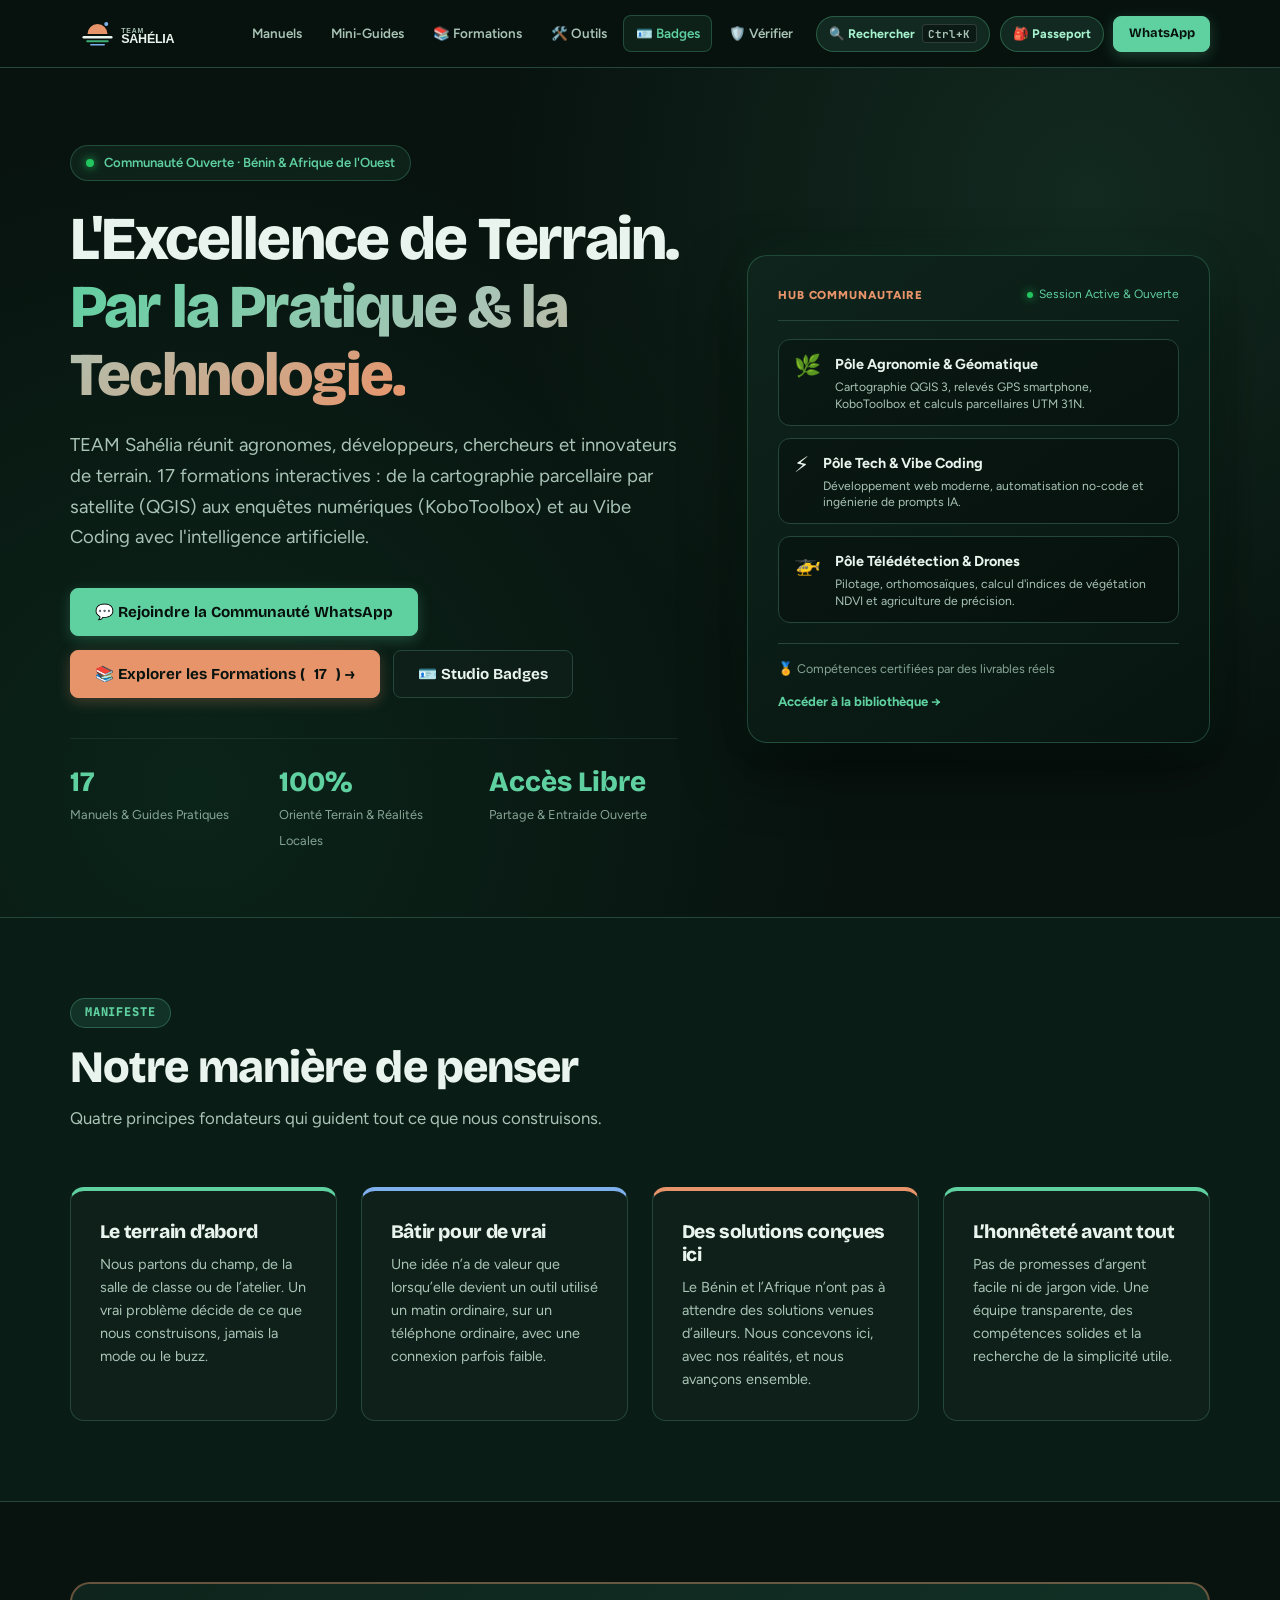
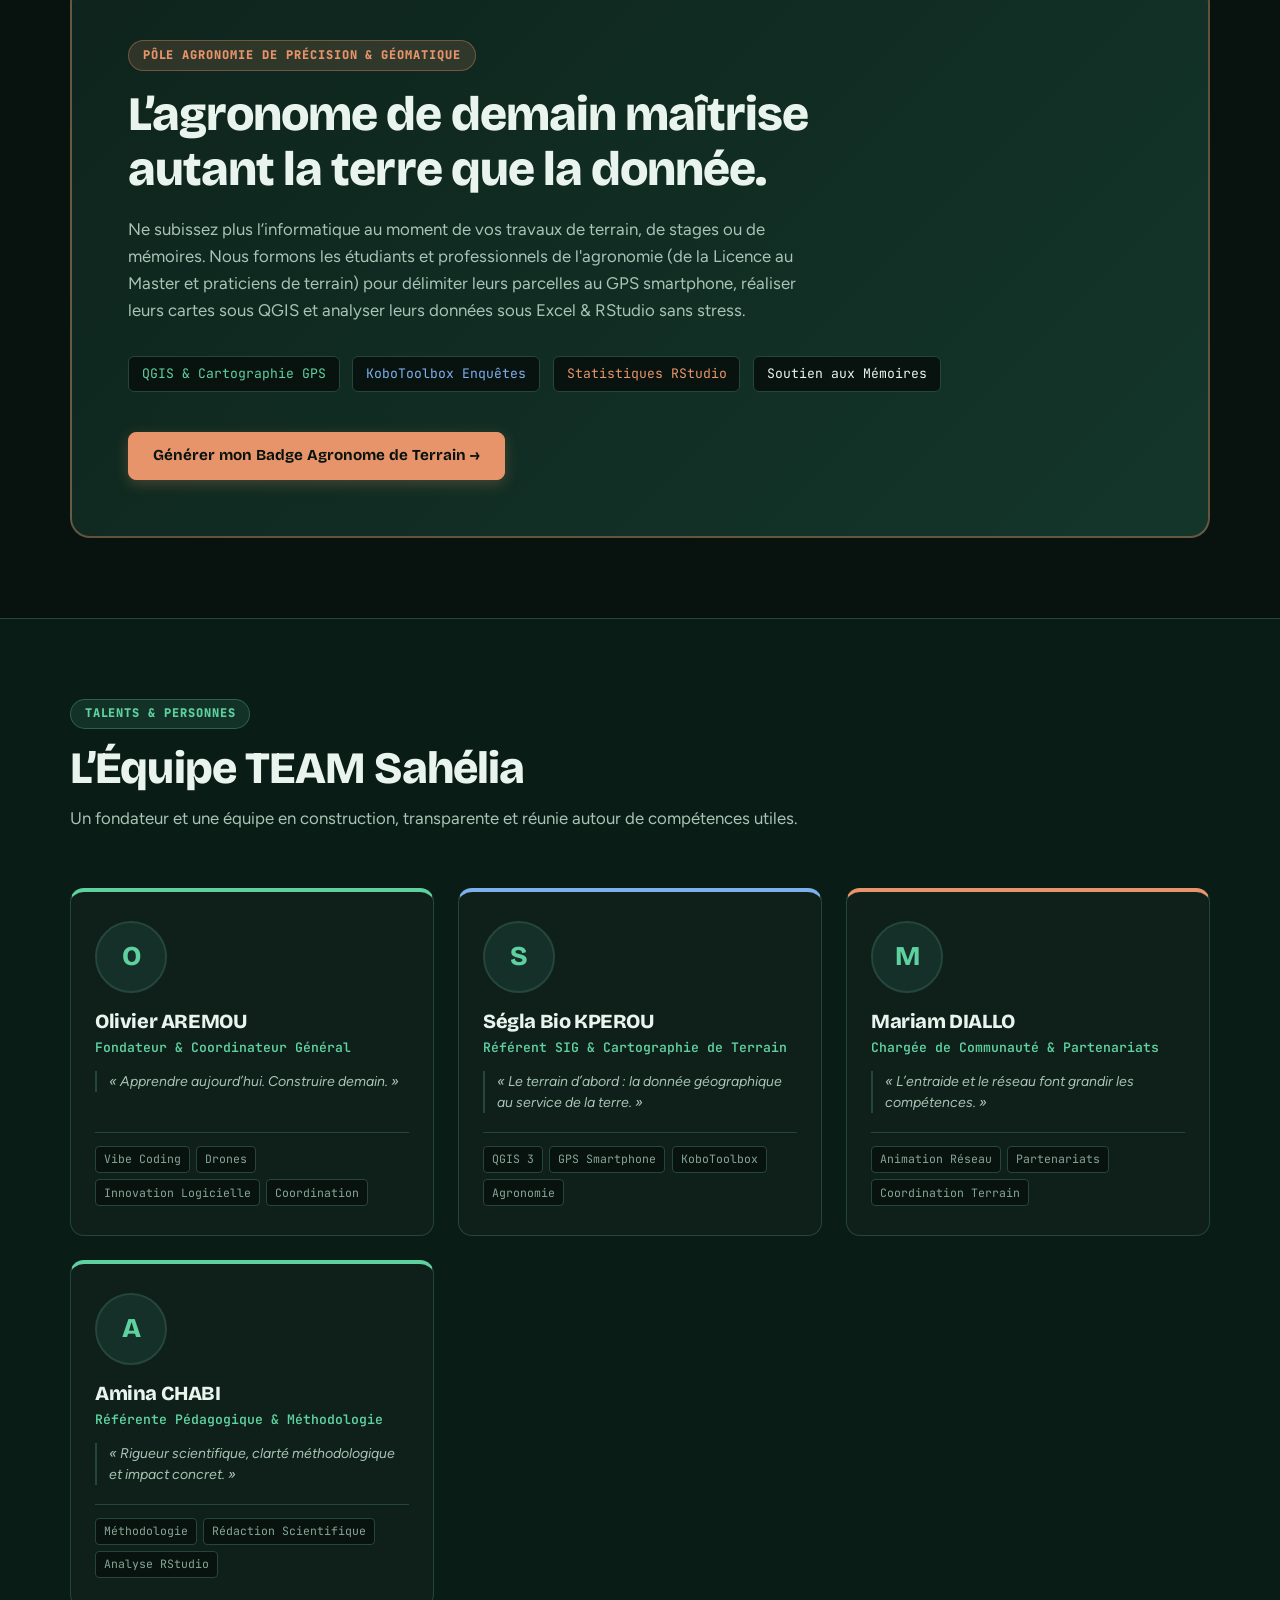
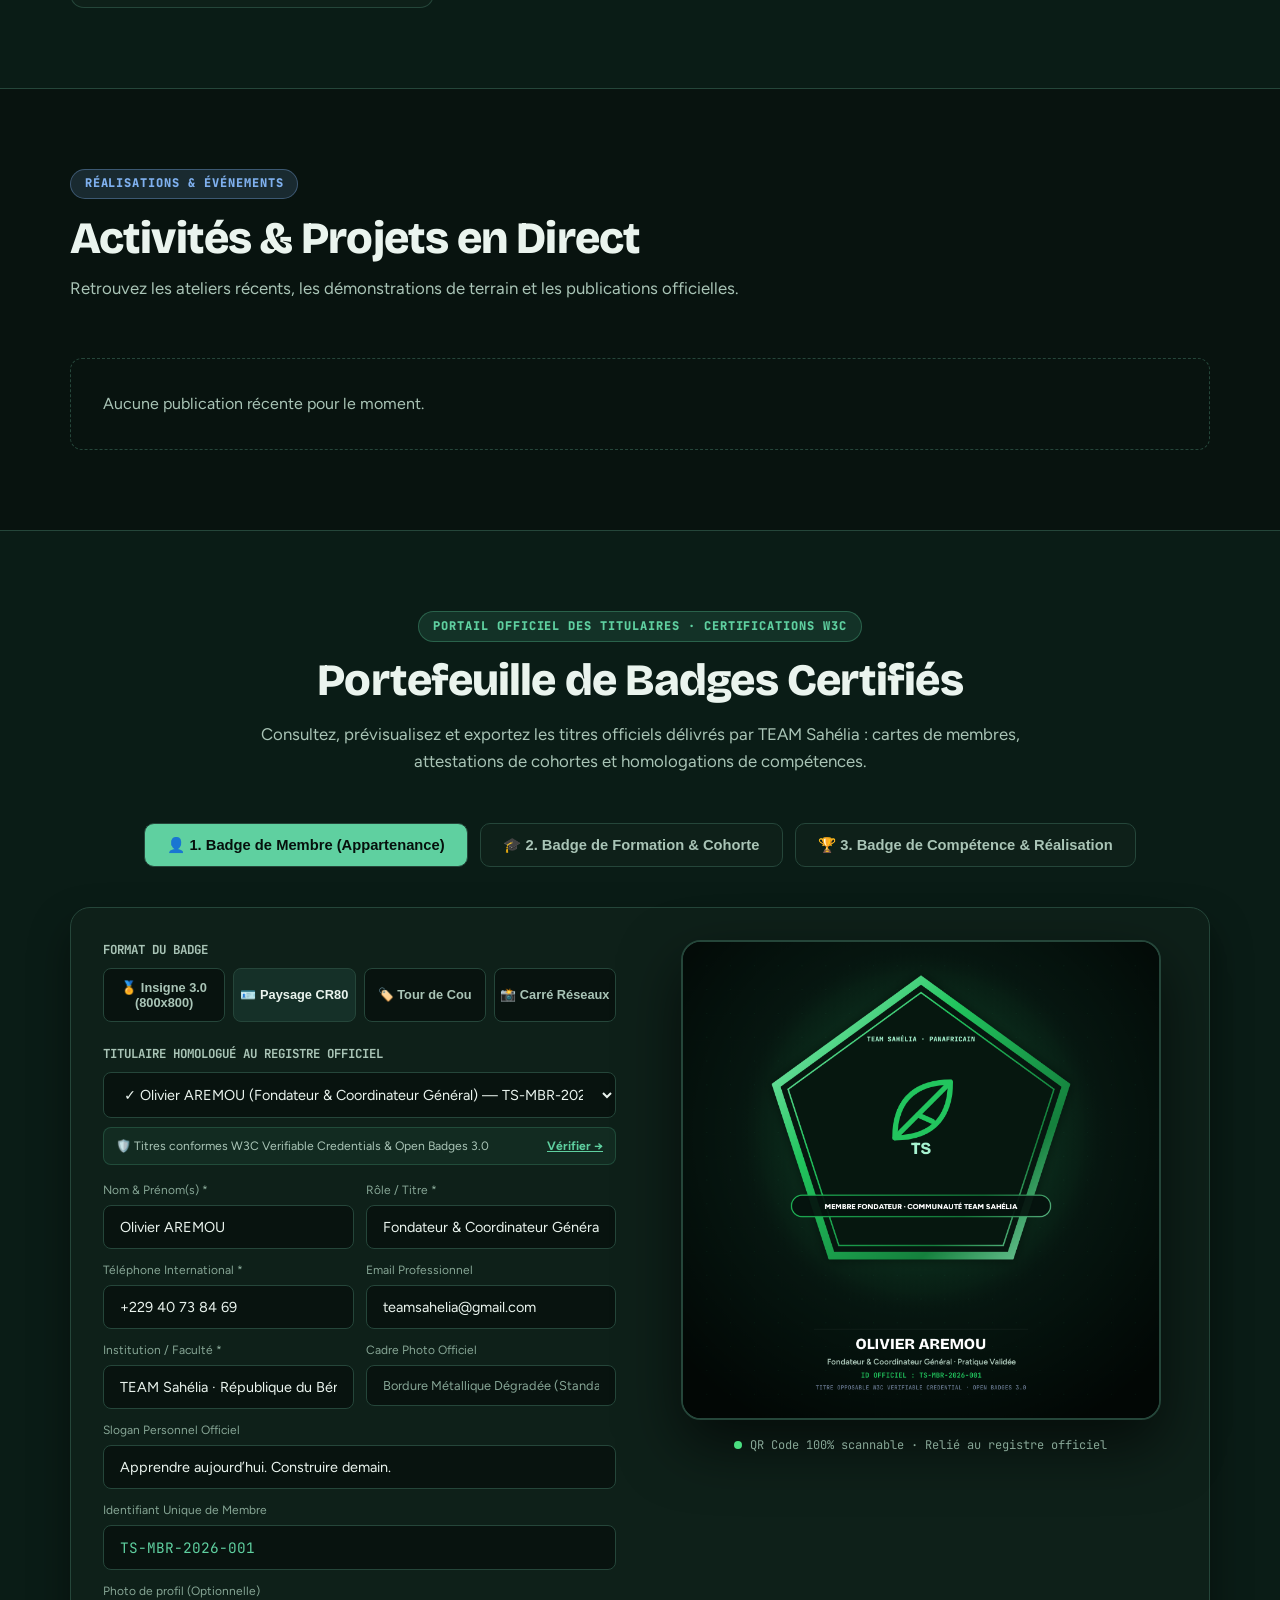
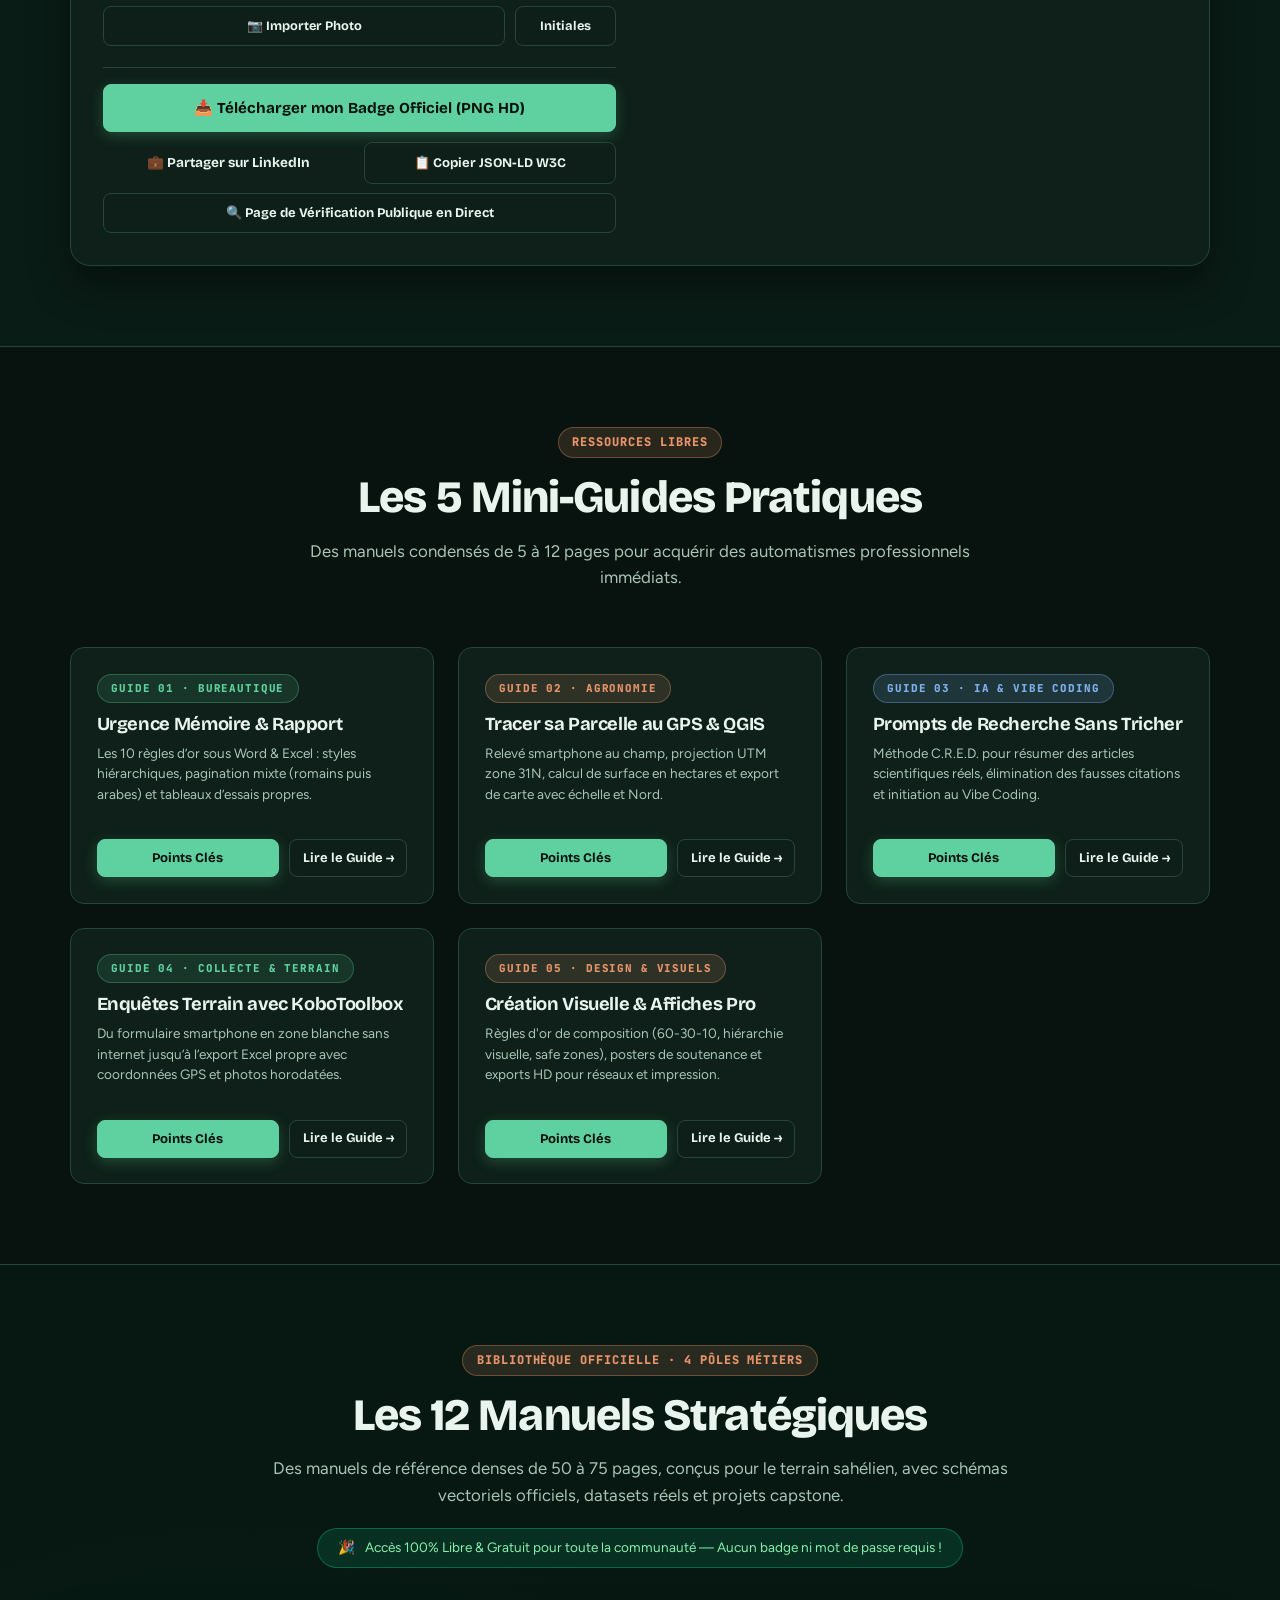
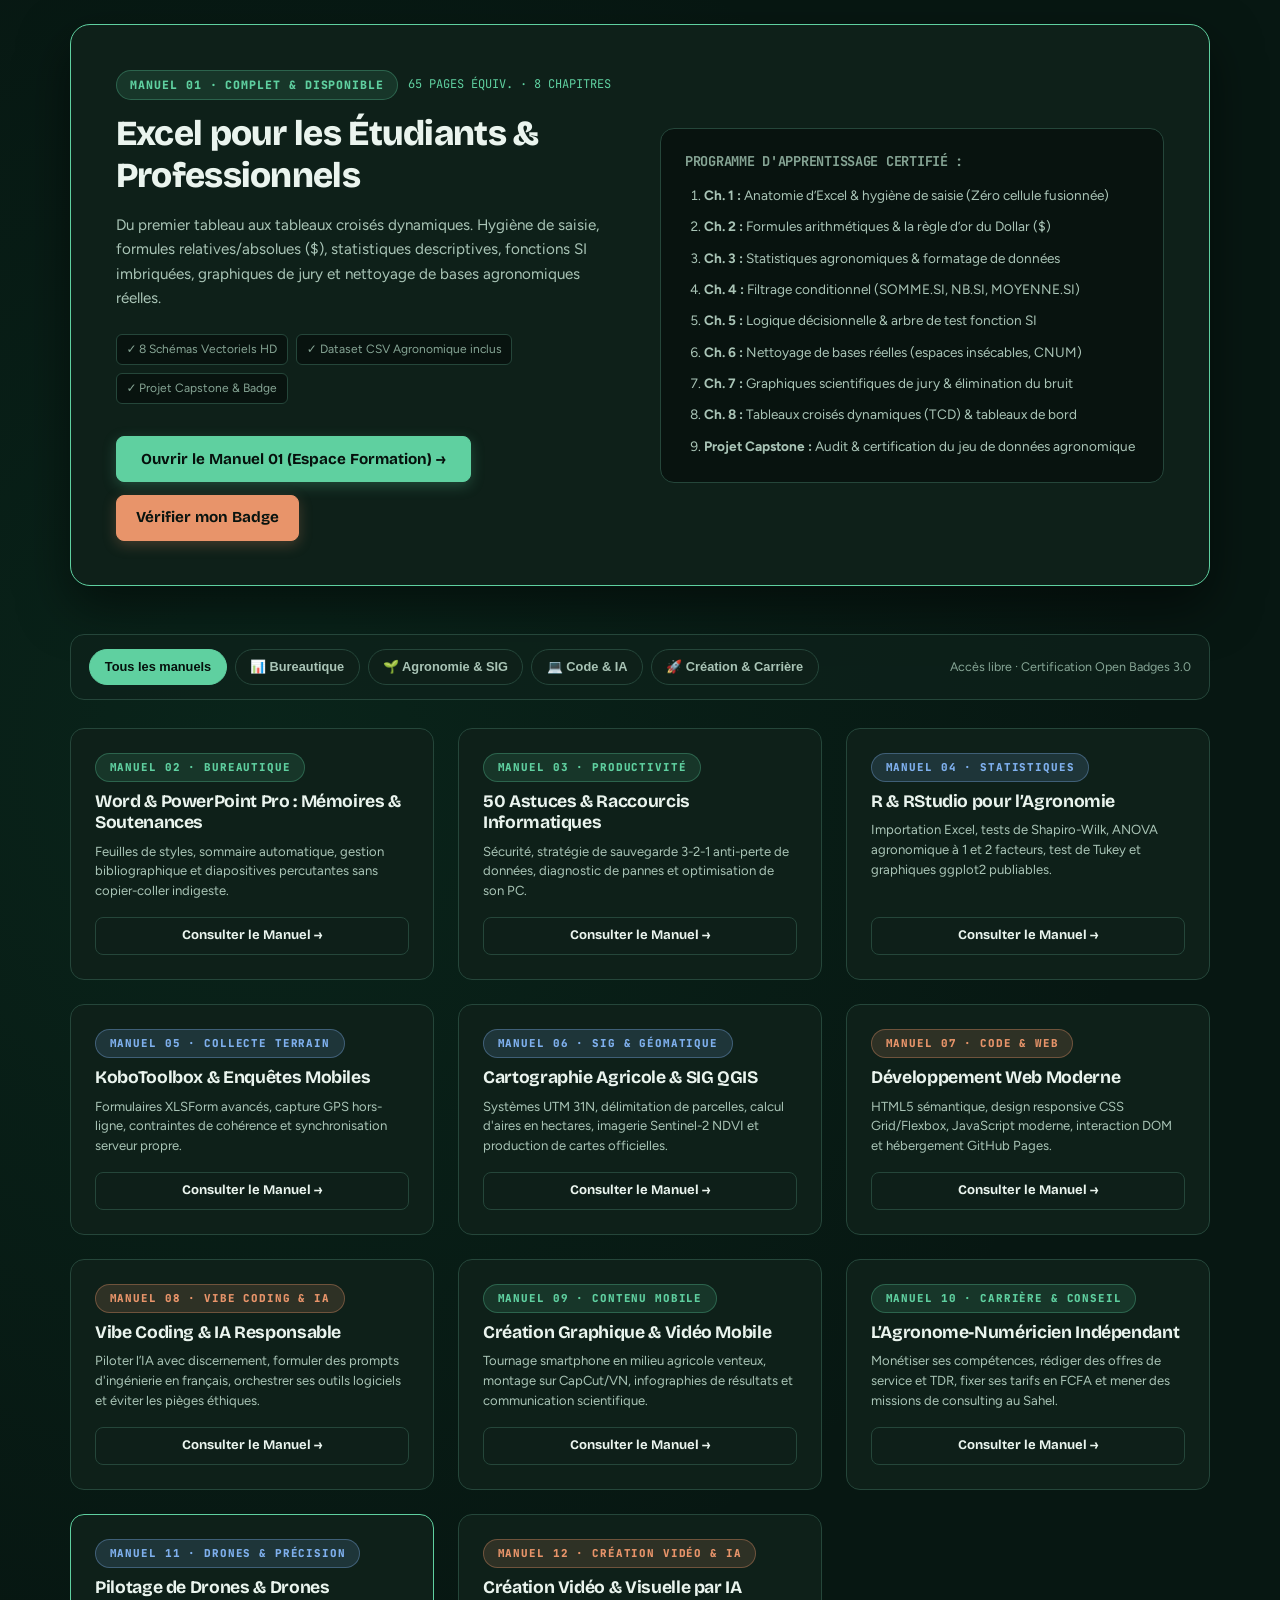
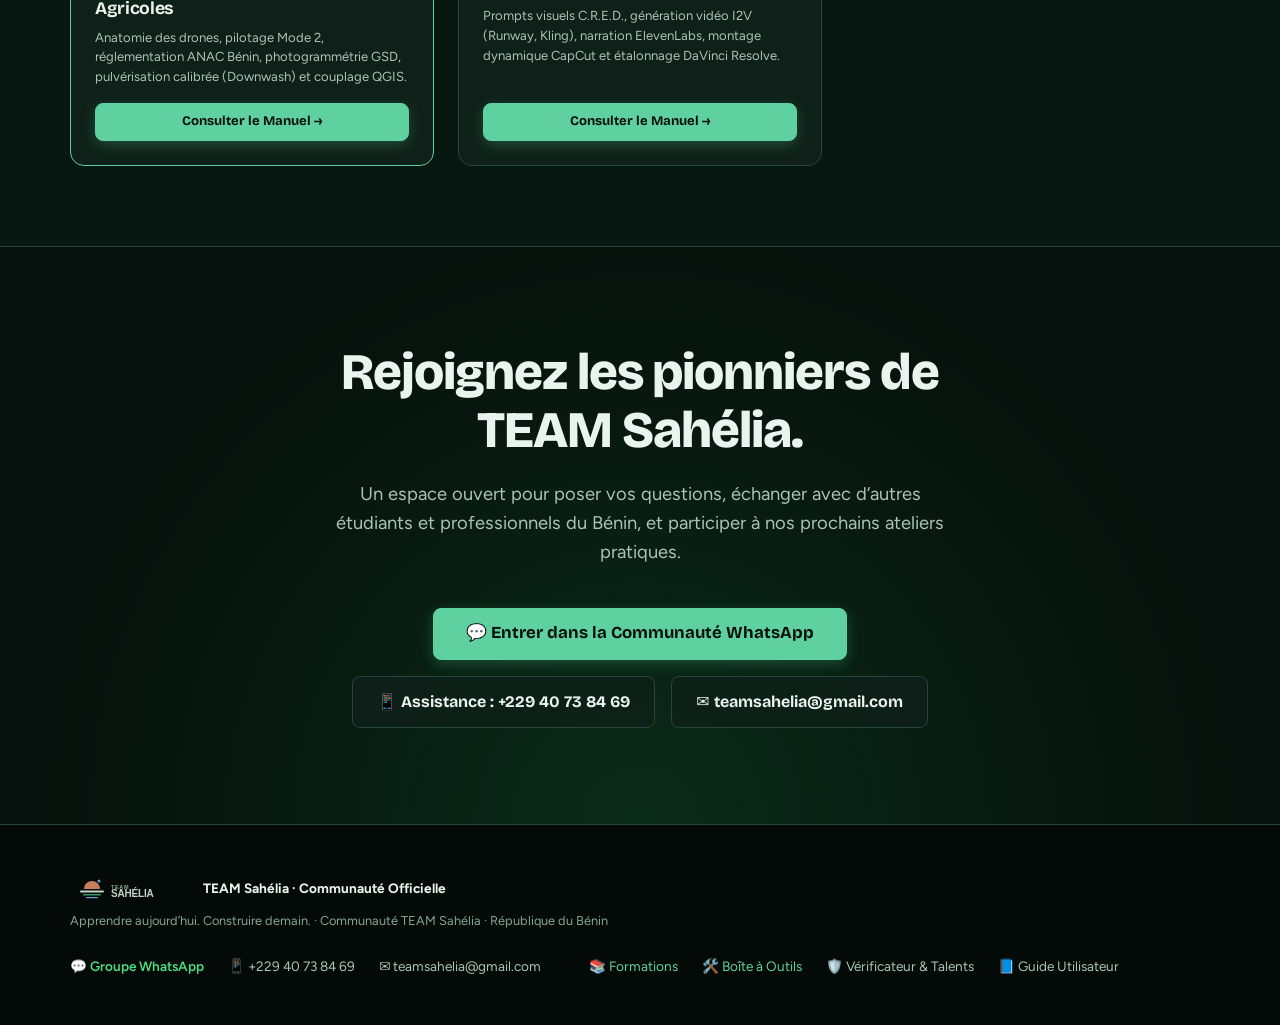
<file: index.html>
<!DOCTYPE html>
<html lang="fr">
<head>
  <meta charset="UTF-8">
  <meta name="viewport" content="width=device-width, initial-scale=1.0">
  <title>TEAM Sahélia — Plateforme Officielle & Espace Communauté</title>
  <meta name="description" content="Communauté béninoise d'apprentissage, d'agronomie numérique, de cartographie SIG et d'innovation logicielle.">
  <link rel="canonical" href="https://aremouolivier-ops.github.io/site-team-sahelia/">
  <meta property="og:type" content="website">
  <meta property="og:site_name" content="TEAM Sahélia">
  <meta property="og:locale" content="fr_FR">
  <meta property="og:title" content="TEAM Sahélia — Agronomie Numérique, SIG & Certifications">
  <meta property="og:description" content="17 formations interactives, calculateurs terrain GPS/NPK hors-ligne et Open Badges 3.0 vérifiables.">
  <meta property="og:url" content="https://aremouolivier-ops.github.io/site-team-sahelia/">
  <meta property="og:image" content="https://aremouolivier-ops.github.io/site-team-sahelia/assets/og-sahelia.png">
  <meta property="og:image:width" content="1200">
  <meta property="og:image:height" content="630">
  <meta name="twitter:card" content="summary_large_image">
  <meta name="twitter:title" content="TEAM Sahélia — Agronomie Numérique, SIG & Certifications">
  <meta name="twitter:description" content="17 formations interactives, calculateurs terrain et certifications Open Badges 3.0.">
  <meta name="twitter:image" content="https://aremouolivier-ops.github.io/site-team-sahelia/assets/og-sahelia.png">
  <link rel="icon" type="image/svg+xml" href="assets/logo-sahelia.svg">
  <link rel="icon" type="image/png" sizes="192x192" href="assets/icon-192.png">
  <link rel="apple-touch-icon" href="assets/icon-192.png">
  <link rel="manifest" href="manifest.json">
  <meta name="theme-color" content="#08130f">
  <link rel="preconnect" href="https://fonts.googleapis.com">
  <link rel="preconnect" href="https://fonts.gstatic.com" crossorigin>
  <link rel="stylesheet" href="https://fonts.googleapis.com/css2?family=Bricolage+Grotesque:opsz,wght@12..96,600;12..96,700;12..96,800&family=Figtree:ital,wght@0,400;0,500;0,600;0,700;1,400;1,600&family=JetBrains+Mono:wght@500;700&display=swap">
  <link rel="stylesheet" href="css/style.css?v=2026.10">
  <link rel="stylesheet" href="css/sahelia-ui.css?v=2026.10">
</head>
<body>

  <!-- ========================================================================= -->
  <!-- 1. EN-TÊTE DU SITE                                                        -->
  <!-- ========================================================================= -->
  <header class="site-entete">
    <div class="enveloppe site-entete-rang">
      <a href="#" class="logo-lien" style="display: flex; align-items: center; gap: 0.75rem;">
        <img src="assets/logo-sahelia.svg" alt="TEAM Sahélia" style="height: 40px; width: auto;">
      </a>

      <nav class="site-nav" aria-label="Navigation principale">
        <a href="#manuels">Manuels</a>
        <a href="#guides">Mini-Guides</a>
        <a href="formation.html">📚 Formations</a>
        <a href="outils.html">🛠️ Outils</a>
        <a href="#badges" class="nav-pill-special">🪪 Badges</a>
        <a href="verifier.html">🛡️ Vérifier</a>
      </nav>

      <div class="site-entete-actions">
        <a href="#" target="_blank" rel="noopener noreferrer" class="v-btn v-btn--vert btn-lien-whatsapp" style="min-height: 36px; padding: 0 0.9rem; font-size: 0.8rem;">
          WhatsApp
        </a>
      </div>
    </div>
  </header>

  <!-- Bannière d'annonces et flash-infos (gérée dynamiquement) -->
  <div id="banniere-annonces-sahelia" style="display: none;"></div>

  <!-- ========================================================================= -->
  <!-- 2. CONTENU PRINCIPAL                                                      -->
  <!-- ========================================================================= -->
  <main id="contenu-principal">

  <!-- ========================================================================= -->
  <!-- HERO SECTION                                                              -->
  <!-- ========================================================================= -->
    <section class="hero-section-moderne">
    <div class="enveloppe">
      <div class="hero-grille">
        <!-- Colonne Gauche : Proposition de Valeur & Actions Clés -->
        <div>
          <div class="hero-badge-pill">
            <span class="hero-pulsing-dot"></span>
            <span>Communauté Ouverte · Bénin &amp; Afrique de l'Ouest</span>
          </div>

          <h1 class="hero-titre-principal">
            L'Excellence de Terrain.<br>
            <span class="hero-gradient-text">Par la Pratique &amp; la Technologie.</span>
          </h1>

          <p class="hero-description">
            TEAM Sahélia réunit agronomes, développeurs, chercheurs et innovateurs de terrain. <span class="compteur-total-cours">17</span> formations interactives : de la cartographie parcellaire par satellite (QGIS) aux enquêtes numériques (KoboToolbox) et au Vibe Coding avec l'intelligence artificielle.
          </p>

          <div class="hero-actions-groupe">
            <a href="https://chat.whatsapp.com/Gzp3bkauIIz8341VeMHOv7" target="_blank" rel="noopener noreferrer" class="v-btn v-btn--vert btn-lien-whatsapp" style="font-size: 0.95rem;">
              💬 Rejoindre la Communauté WhatsApp
            </a>
            <a href="formation.html" class="v-btn v-btn--or" style="font-size: 0.95rem;">
              📚 Explorer les Formations (<span class="compteur-total-cours">17</span>) →
            </a>
            <a href="#badges" class="v-btn v-btn--fantome" style="font-size: 0.95rem;">
              🪪 Studio Badges
            </a>
          </div>

          <div class="hero-stats-bandeau">
            <div class="hero-stat-item">
              <strong class="compteur-total-cours">17</strong>
              <span>Manuels &amp; Guides Pratiques</span>
            </div>
            <div class="hero-stat-item">
              <strong>100%</strong>
              <span>Orienté Terrain &amp; Réalités Locales</span>
            </div>
            <div class="hero-stat-item">
              <strong>Accès Libre</strong>
              <span>Partage &amp; Entraide Ouverte</span>
            </div>
          </div>
        </div>

        <!-- Colonne Droite : Showcase Interactif des 3 Pôles d'Action -->
        <div>
          <div class="hero-hub-card">
            <div class="hero-hub-header">
              <span class="hero-hub-tag">Hub Communautaire</span>
              <span class="hero-hub-status">
                <span class="hero-pulsing-dot" style="width: 6px; height: 6px;"></span>
                Session Active &amp; Ouverte
              </span>
            </div>

            <div class="hero-poles-liste">
              <!-- Pôle 1 -->
              <div class="hero-pole-item">
                <span class="hero-pole-icone">🌿</span>
                <div class="hero-pole-info">
                  <strong>Pôle Agronomie &amp; Géomatique</strong>
                  <p>Cartographie QGIS 3, relevés GPS smartphone, KoboToolbox et calculs parcellaires UTM 31N.</p>
                </div>
              </div>

              <!-- Pôle 2 -->
              <div class="hero-pole-item">
                <span class="hero-pole-icone">⚡</span>
                <div class="hero-pole-info">
                  <strong>Pôle Tech &amp; Vibe Coding</strong>
                  <p>Développement web moderne, automatisation no-code et ingénierie de prompts IA.</p>
                </div>
              </div>

              <!-- Pôle 3 -->
              <div class="hero-pole-item">
                <span class="hero-pole-icone">🚁</span>
                <div class="hero-pole-info">
                  <strong>Pôle Télédétection &amp; Drones</strong>
                  <p>Pilotage, orthomosaïques, calcul d'indices de végétation NDVI et agriculture de précision.</p>
                </div>
              </div>
            </div>

            <div class="hero-hub-footer">
              <span style="font-size: 0.78rem; color: var(--texte-3);">🏅 Compétences certifiées par des livrables réels</span>
              <a href="formation.html">Accéder à la bibliothèque →</a>
            </div>
          </div>
        </div>
      </div>
    </div>
  </section>

  <!-- ========================================================================= -->
  <!-- 3. MANIFESTE & VALEURS                                                    -->
  <!-- ========================================================================= -->
  <section id="mission" style="padding: 5rem 0; border-bottom: 1px solid var(--bordure); background: #0a1c16;">
    <div class="enveloppe">
      <div style="max-width: 36rem; margin-bottom: 3.5rem;">
        <span class="etiquette etiquette--vert" style="margin-bottom: 0.8rem;">MANIFESTE</span>
        <h2 style="font-size: clamp(2rem, 4vw, 2.8rem); font-weight: 800;">Notre manière de penser</h2>
        <p style="color: var(--texte-2); margin-top: 0.6rem; font-size: 1.05rem;">
          Quatre principes fondateurs qui guident tout ce que nous construisons.
        </p>
      </div>

      <div style="display: grid; grid-template-columns: repeat(auto-fit, minmax(min(100%, 16rem), 1fr)); gap: 1.5rem;">
        <div style="background: var(--surface); border: 1px solid var(--bordure); border-radius: 14px; padding: 1.8rem; border-top: 4px solid var(--marque);">
          <h3 style="font-size: 1.2rem; font-weight: 800; margin-bottom: 0.6rem;">Le terrain d’abord</h3>
          <p style="font-size: 0.9rem; color: var(--texte-2); line-height: 1.6;">
            Nous partons du champ, de la salle de classe ou de l’atelier. Un vrai problème décide de ce que nous construisons, jamais la mode ou le buzz.
          </p>
        </div>

        <div style="background: var(--surface); border: 1px solid var(--bordure); border-radius: 14px; padding: 1.8rem; border-top: 4px solid var(--bleu);">
          <h3 style="font-size: 1.2rem; font-weight: 800; margin-bottom: 0.6rem;">Bâtir pour de vrai</h3>
          <p style="font-size: 0.9rem; color: var(--texte-2); line-height: 1.6;">
            Une idée n’a de valeur que lorsqu’elle devient un outil utilisé un matin ordinaire, sur un téléphone ordinaire, avec une connexion parfois faible.
          </p>
        </div>

        <div style="background: var(--surface); border: 1px solid var(--bordure); border-radius: 14px; padding: 1.8rem; border-top: 4px solid var(--terre);">
          <h3 style="font-size: 1.2rem; font-weight: 800; margin-bottom: 0.6rem;">Des solutions conçues ici</h3>
          <p style="font-size: 0.9rem; color: var(--texte-2); line-height: 1.6;">
            Le Bénin et l’Afrique n’ont pas à attendre des solutions venues d’ailleurs. Nous concevons ici, avec nos réalités, et nous avançons ensemble.
          </p>
        </div>

        <div style="background: var(--surface); border: 1px solid var(--bordure); border-radius: 14px; padding: 1.8rem; border-top: 4px solid var(--marque);">
          <h3 style="font-size: 1.2rem; font-weight: 800; margin-bottom: 0.6rem;">L’honnêteté avant tout</h3>
          <p style="font-size: 0.9rem; color: var(--texte-2); line-height: 1.6;">
            Pas de promesses d’argent facile ni de jargon vide. Une équipe transparente, des compétences solides et la recherche de la simplicité utile.
          </p>
        </div>
      </div>
    </div>
  </section>

  <!-- ========================================================================= -->
  <!-- 4. PÔLE AGRONOMIE DE PRÉCISION & GÉOMATIQUE DE TERRAIN -->
  <!-- ========================================================================= -->
  <section id="agronomie" style="padding: 5rem 0; border-bottom: 1px solid var(--bordure); background: var(--fond);">
    <div class="enveloppe">
      <div style="background: linear-gradient(135deg, #0e241c 0%, #14362a 100%); border: 2px solid rgba(232, 148, 106, 0.4); border-radius: 20px; padding: clamp(2rem, 5vw, 3.5rem); position: relative;">
        <span class="etiquette etiquette--or" style="margin-bottom: 1rem;">PÔLE AGRONOMIE DE PRÉCISION &amp; GÉOMATIQUE</span>
        
        <h2 style="font-size: clamp(2rem, 4vw, 3rem); font-weight: 800; max-width: 48rem; line-height: 1.15; margin-bottom: 1.2rem;">
          L’agronome de demain maîtrise autant la terre que la donnée.
        </h2>

        <p style="font-size: 1.05rem; color: var(--texte-2); line-height: 1.6; max-width: 42rem; margin-bottom: 2rem;">
          Ne subissez plus l’informatique au moment de vos travaux de terrain, de stages ou de mémoires. Nous formons les étudiants et professionnels de l'agronomie (de la Licence au Master et praticiens de terrain) pour délimiter leurs parcelles au GPS smartphone, réaliser leurs cartes sous QGIS et analyser leurs données sous Excel & RStudio sans stress.
        </p>

        <div style="display: flex; flex-wrap: wrap; gap: 0.8rem; margin-bottom: 2.5rem;">
          <span style="font-size: 0.82rem; font-family: var(--police-mono); padding: 0.4rem 0.8rem; border-radius: 6px; background: #08130f; color: var(--marque); border: 1px solid var(--bordure);">QGIS & Cartographie GPS</span>
          <span style="font-size: 0.82rem; font-family: var(--police-mono); padding: 0.4rem 0.8rem; border-radius: 6px; background: #08130f; color: var(--bleu); border: 1px solid var(--bordure);">KoboToolbox Enquêtes</span>
          <span style="font-size: 0.82rem; font-family: var(--police-mono); padding: 0.4rem 0.8rem; border-radius: 6px; background: #08130f; color: var(--terre); border: 1px solid var(--bordure);">Statistiques RStudio</span>
          <span style="font-size: 0.82rem; font-family: var(--police-mono); padding: 0.4rem 0.8rem; border-radius: 6px; background: #08130f; color: var(--texte); border: 1px solid var(--bordure);">Soutien aux Mémoires</span>
        </div>

        <a href="#badges" class="v-btn v-btn--or" style="font-size: 0.95rem;">
          Générer mon Badge Agronome de Terrain →
        </a>
      </div>
    </div>
  </section>

  <!-- ========================================================================= -->
  <!-- 5. TROMBINOSCOPE DE L'ÉQUIPE (GRILLE AUTO-ADAPTATIVE SANS TABLEAU)        -->
  <!-- ========================================================================= -->
  <section id="equipe" style="padding: 5rem 0; border-bottom: 1px solid var(--bordure); background: #0a1c16;">
    <div class="enveloppe">
      <div style="margin-bottom: 3.5rem;">
        <span class="etiquette etiquette--vert" style="margin-bottom: 0.8rem;">TALENTS & PERSONNES</span>
        <h2 style="font-size: clamp(2rem, 4vw, 2.8rem); font-weight: 800;">L’Équipe TEAM Sahélia</h2>
        <p style="color: var(--texte-2); margin-top: 0.6rem; font-size: 1.05rem;">
          Un fondateur et une équipe en construction, transparente et réunie autour de compétences utiles.
        </p>
      </div>

      <!-- Grille auto-adaptative (gérée par app.js) -->
      <div id="grille-membres" class="sa-grille">
        <!-- Rempli dynamiquement -->
      </div>
    </div>
  </section>

  <!-- ========================================================================= -->
  <!-- 6. FIL DES ACTIVITÉS & RÉALISATIONS                                       -->
  <!-- ========================================================================= -->
  <section id="activites" style="padding: 5rem 0; border-bottom: 1px solid var(--bordure); background: var(--fond);">
    <div class="enveloppe">
      <div style="margin-bottom: 3.5rem;">
        <span class="etiquette etiquette--bleu" style="margin-bottom: 0.8rem;">RÉALISATIONS & ÉVÉNEMENTS</span>
        <h2 style="font-size: clamp(2rem, 4vw, 2.8rem); font-weight: 800;">Activités & Projets en Direct</h2>
        <p style="color: var(--texte-2); margin-top: 0.6rem; font-size: 1.05rem;">
          Retrouvez les ateliers récents, les démonstrations de terrain et les publications officielles.
        </p>
      </div>

      <!-- Grille des activités -->
      <div id="grille-activites" style="display: grid; grid-template-columns: repeat(auto-fit, minmax(min(100%, 20rem), 1fr)); gap: 1.5rem;">
        <!-- Rempli dynamiquement -->
      </div>
    </div>
  </section>

  <!-- ========================================================================= -->
  <!-- 7. STUDIO OFFICIEL DE GÉNÉRATION DE BADGES (3 TYPES)                      -->
  <!-- ========================================================================= -->
  <section id="badges" style="padding: 5rem 0; border-bottom: 1px solid var(--bordure); background: #0a1c16;">
    <div class="enveloppe">
      <div style="text-align: center; max-width: 48rem; margin: 0 auto 3rem;">
        <span class="etiquette etiquette--vert" style="margin-bottom: 0.8rem;">PORTAIL OFFICIEL DES TITULAIRES · CERTIFICATIONS W3C</span>
        <h2 style="font-size: clamp(2rem, 4vw, 2.8rem); font-weight: 800;">Portefeuille de Badges Certifiés</h2>
        <p style="color: var(--texte-2); margin-top: 0.8rem; font-size: 1.05rem; line-height: 1.6;">
          Consultez, prévisualisez et exportez les titres officiels délivrés par TEAM Sahélia : cartes de membres, attestations de cohortes et homologations de compétences.
        </p>
      </div>

      <!-- Onglets principaux des 3 types de badges -->
      <div style="display: flex; flex-wrap: wrap; justify-content: center; gap: 0.75rem; margin-bottom: 2.5rem;">
        <button type="button" class="btn-type-badge actif" data-type="membre" style="padding: 0.75rem 1.4rem; border-radius: 10px; font-weight: 700; font-size: 0.92rem; cursor: pointer; border: 1px solid var(--bordure); background: var(--marque); color: #06100c;">
          👤 1. Badge de Membre (Appartenance)
        </button>
        <button type="button" class="btn-type-badge" data-type="formation" style="padding: 0.75rem 1.4rem; border-radius: 10px; font-weight: 700; font-size: 0.92rem; cursor: pointer; border: 1px solid var(--bordure); background: var(--surface); color: var(--texte-2);">
          🎓 2. Badge de Formation & Cohorte
        </button>
        <button type="button" class="btn-type-badge" data-type="competence" style="padding: 0.75rem 1.4rem; border-radius: 10px; font-weight: 700; font-size: 0.92rem; cursor: pointer; border: 1px solid var(--bordure); background: var(--surface); color: var(--texte-2);">
          🏆 3. Badge de Compétence & Réalisation
        </button>
      </div>

      <div class="badge-studio-box">
        <div style="display: grid; grid-template-columns: repeat(auto-fit, minmax(min(100%, 23rem), 1fr)); gap: 3rem; align-items: start;">
          
          <!-- Colonne Formulaire selon le type actif -->
          <div style="display: flex; flex-direction: column; gap: 1.35rem;">
            
            <!-- Choix du Format (Commun à tous les types) -->
            <div>
              <label style="display: block; font-size: 0.78rem; font-family: var(--police-mono); font-weight: 700; color: var(--texte-2); text-transform: uppercase; margin-bottom: 0.5rem;">
                Format du Badge
              </label>
              <div style="display: grid; grid-template-columns: repeat(auto-fit, minmax(min(100%, 120px), 1fr)); gap: 0.5rem;">
                <button type="button" class="btn-format-toggle" data-format="insigne" style="padding: 0.7rem 0.3rem; border-radius: 8px; border: 1px solid var(--bordure); background: var(--fond); color: var(--texte-2); font-weight: 700; font-size: 0.8rem; cursor: pointer; text-align: center;">
                  🏅 Insigne 3.0 (800x800)
                </button>
                <button type="button" class="btn-format-toggle actif" data-format="paysage" style="padding: 0.7rem 0.3rem; border-radius: 8px; border: 1px solid var(--bordure); background: var(--surface-2); color: var(--texte); font-weight: 700; font-size: 0.8rem; cursor: pointer; text-align: center;">
                  🪪 Paysage CR80
                </button>
                <button type="button" class="btn-format-toggle" data-format="vertical" style="padding: 0.7rem 0.3rem; border-radius: 8px; border: 1px solid var(--bordure); background: var(--fond); color: var(--texte-2); font-weight: 700; font-size: 0.8rem; cursor: pointer; text-align: center;">
                  🏷️ Tour de Cou
                </button>
                <button type="button" class="btn-format-toggle" data-format="carre" style="padding: 0.7rem 0.3rem; border-radius: 8px; border: 1px solid var(--bordure); background: var(--fond); color: var(--texte-2); font-weight: 700; font-size: 0.8rem; cursor: pointer; text-align: center;">
                  📸 Carré Réseaux
                </button>
              </div>
            </div>

            <!-- PANNEAU TYPE 1 : MEMBRE -->
            <div id="panneau-type-membre" class="panneau-type-form">
              <label style="display: block; font-size: 0.78rem; font-family: var(--police-mono); font-weight: 700; color: var(--texte-2); text-transform: uppercase; margin-bottom: 0.5rem;">
                Titulaire Homologué au Registre Officiel
              </label>
              <select id="select-membre-preset" class="champ-saisie" style="margin-bottom: 0.6rem;">
                <!-- Rempli dynamiquement -->
              </select>
              <div style="background: rgba(95, 208, 160, 0.06); border: 1px solid rgba(95, 208, 160, 0.2); border-radius: 8px; padding: 0.5rem 0.75rem; margin-bottom: 1rem; font-size: 0.76rem; color: var(--texte-2); display: flex; align-items: center; justify-content: space-between; gap: 0.5rem;">
                <span>🛡️ Titres conformes W3C Verifiable Credentials & Open Badges 3.0</span>
                <a href="verifier.html" style="color: var(--marque); font-weight: 700; text-decoration: underline; white-space: nowrap;">Vérifier →</a>
              </div>

              <div class="grille-2-cols-responsive" style="margin-bottom: 0.75rem;">
                <div>
                  <label style="display: block; font-size: 0.75rem; color: var(--texte-3); margin-bottom: 0.3rem;">Nom & Prénom(s) *</label>
                  <input type="text" id="membre-nom-input" class="champ-saisie" placeholder="Ex: Olivier AREMOU, Ségla KPEROU...">
                </div>
                <div>
                  <label style="display: block; font-size: 0.75rem; color: var(--texte-3); margin-bottom: 0.3rem;">Rôle / Titre *</label>
                  <input type="text" id="membre-role-input" class="champ-saisie" placeholder="Ex: Agronome de Terrain">
                </div>
              </div>

              <div class="grille-2-cols-responsive" style="margin-bottom: 0.75rem;">
                <div>
                  <label style="display: block; font-size: 0.75rem; color: var(--texte-3); margin-bottom: 0.3rem;">Téléphone International *</label>
                  <input type="tel" id="membre-tel-input" class="champ-saisie" placeholder="+229 40 73 84 69">
                </div>
                <div>
                  <label style="display: block; font-size: 0.75rem; color: var(--texte-3); margin-bottom: 0.3rem;">Email Professionnel</label>
                  <input type="email" id="membre-email-input" class="champ-saisie" placeholder="teamsahelia@gmail.com">
                </div>
              </div>

              <div class="grille-2-cols-responsive" style="margin-bottom: 0.75rem;">
                <div>
                  <label style="display: block; font-size: 0.75rem; color: var(--texte-3); margin-bottom: 0.3rem;">Institution / Faculté *</label>
                  <input type="text" id="membre-inst-input" class="champ-saisie" placeholder="Ex: Agronome indépendant, Université, Entreprise, ONG...">
                </div>
                <div>
                  <label style="display: block; font-size: 0.75rem; color: var(--texte-3); margin-bottom: 0.3rem;">Cadre Photo Officiel</label>
                  <input type="text" class="champ-saisie" readonly value="Bordure Métallique Dégradée (Standard)" style="font-size: 0.8rem; color: var(--texte-3);">
                </div>
              </div>

              <div style="margin-bottom: 0.75rem;">
                <label style="display: block; font-size: 0.75rem; color: var(--texte-3); margin-bottom: 0.3rem;">Slogan Personnel Officiel</label>
                <input type="text" id="membre-slogan-input" class="champ-saisie" placeholder="Ex: L'agronomie de demain maîtrise la terre et la donnée.">
              </div>

              <div style="margin-bottom: 0.75rem;">
                <label style="display: block; font-size: 0.75rem; color: var(--texte-3); margin-bottom: 0.3rem;">Identifiant Unique de Membre</label>
                <input type="text" id="membre-id-input" class="champ-saisie" readonly style="font-family: var(--police-mono); color: var(--marque);">
              </div>

              <div>
                <label style="display: block; font-size: 0.75rem; color: var(--texte-3); margin-bottom: 0.3rem;">Photo de profil (Optionnelle)</label>
                <input type="file" id="membre-photo-file" accept="image/*" style="display: none;">
                <div style="display: flex; flex-wrap: wrap; gap: 0.6rem;">
                  <button type="button" id="btn-upload-photo-membre" class="v-btn v-btn--fantome" style="flex: 1; min-height: 40px; font-size: 0.8rem;">
                    📷 Importer Photo
                  </button>
                  <button type="button" id="btn-reset-photo-membre" class="v-btn v-btn--fantome" style="min-height: 40px; font-size: 0.8rem;">
                    Initiales
                  </button>
                </div>
              </div>
            </div>

            <!-- PANNEAU TYPE 2 : FORMATION & COHORTE -->
            <div id="panneau-type-formation" class="panneau-type-form" style="display: none;">
              <div style="margin-bottom: 1rem;">
                <label style="display: block; font-size: 0.78rem; font-family: var(--police-mono); font-weight: 700; color: var(--texte-2); text-transform: uppercase; margin-bottom: 0.4rem;">
                  1. Formation Académique
                </label>
                <select id="select-formation-catalogue" class="champ-saisie">
                  <!-- Rempli dynamiquement -->
                </select>
              </div>

              <div style="margin-bottom: 1rem;">
                <label style="display: block; font-size: 0.78rem; font-family: var(--police-mono); font-weight: 700; color: var(--texte-2); text-transform: uppercase; margin-bottom: 0.4rem;">
                  2. Cohorte Associée
                </label>
                <select id="select-cohorte-catalogue" class="champ-saisie">
                  <!-- Rempli dynamiquement -->
                </select>
              </div>

              <div style="margin-bottom: 1rem;">
                <div style="display: flex; justify-content: space-between; align-items: center; margin-bottom: 0.4rem;">
                  <label style="font-size: 0.78rem; font-family: var(--police-mono); font-weight: 700; color: var(--texte-2); text-transform: uppercase;">
                    3. Participants de la Cohorte
                  </label>
                  <span id="cohorte-stats-badge" style="font-size: 0.75rem; font-family: var(--police-mono); color: var(--bleu);"></span>
                </div>
                <div id="liste-participants-cohorte" style="background: var(--fond); border: 1px solid var(--bordure); border-radius: 8px; max-height: 190px; overflow-y: auto; padding: 0.4rem;">
                  <!-- Liste cliquable des participants -->
                </div>
              </div>

              <div style="background: var(--surface-2); border: 1px solid var(--bordure); border-radius: 8px; padding: 0.85rem; font-size: 0.8rem;">
                <div style="display: flex; justify-content: space-between; margin-bottom: 0.3rem;">
                  <span style="color: var(--texte-3);">Participant sélectionné :</span>
                  <strong id="part-selectionne-nom" style="color: var(--texte);">—</strong>
                </div>
                <div style="display: flex; justify-content: space-between; margin-bottom: 0.3rem;">
                  <span style="color: var(--texte-3);">Statut vérifié :</span>
                  <span id="part-selectionne-statut" class="sa-tag" style="font-weight: bold;">—</span>
                </div>
                <div style="display: flex; justify-content: space-between;">
                  <span style="color: var(--texte-3);">Identifiant Unique :</span>
                  <span id="part-selectionne-id" style="font-family: var(--police-mono); color: var(--bleu);">—</span>
                </div>
              </div>
            </div>

            <!-- PANNEAU TYPE 3 : COMPÉTENCE & RÉALISATION -->
            <div id="panneau-type-competence" class="panneau-type-form" style="display: none;">
              <div style="margin-bottom: 1rem;">
                <label style="display: block; font-size: 0.78rem; font-family: var(--police-mono); font-weight: 700; color: var(--texte-2); text-transform: uppercase; margin-bottom: 0.4rem;">
                  1. Attestation de Compétence Évaluée
                </label>
                <select id="select-attribution-preset" class="champ-saisie">
                  <!-- Rempli dynamiquement -->
                </select>
              </div>

              <div style="background: var(--fond); border: 1px solid var(--bordure); border-radius: 10px; padding: 1rem; margin-bottom: 1rem;">
                <div style="display: flex; justify-content: space-between; margin-bottom: 0.4rem;">
                  <span style="font-size: 0.75rem; font-family: var(--police-mono); color: var(--texte-3);">NIVEAU VALIDÉ</span>
                  <strong id="comp-niveau-badge" style="color: var(--terre); font-size: 0.85rem;">Pratique Validée</strong>
                </div>
                <div style="display: flex; justify-content: space-between; margin-bottom: 0.4rem;">
                  <span style="font-size: 0.75rem; font-family: var(--police-mono); color: var(--texte-3);">VALIDATEUR</span>
                  <span id="comp-validateur-txt" style="color: var(--texte); font-size: 0.85rem;">Sègla Bio KPEROU</span>
                </div>
                <div style="display: flex; justify-content: space-between; margin-bottom: 0.6rem;">
                  <span style="font-size: 0.75rem; font-family: var(--police-mono); color: var(--texte-3);">DATE VALIDATION</span>
                  <span id="comp-date-txt" style="color: var(--texte-2); font-size: 0.85rem;">25 Octobre 2026</span>
                </div>

                <div style="border-top: 1px solid var(--bordure); padding-top: 0.6rem;">
                  <span style="font-size: 0.72rem; font-family: var(--police-mono); color: var(--texte-3); text-transform: uppercase; display: block; margin-bottom: 0.3rem;">Critères réels contrôlés :</span>
                  <ul id="comp-criteres-liste" style="list-style: none; font-size: 0.78rem; color: var(--texte-2); display: flex; flex-direction: column; gap: 0.3rem;">
                    <!-- Rempli par JavaScript -->
                  </ul>
                </div>
              </div>
            </div>

            <!-- Actions d'Exportation & Certification Officielle -->
            <div style="padding-top: 1rem; border-top: 1px solid var(--bordure); display: flex; flex-direction: column; gap: 0.6rem;">
              <button type="button" id="btn-telecharger-badge" class="v-btn v-btn--vert" style="width: 100%; min-height: 48px; font-size: 0.95rem;">
                📥 Télécharger mon Badge Officiel (PNG HD)
              </button>

              <div class="grille-2-cols-responsive" style="gap: 0.6rem;">
                <a id="btn-partager-linkedin" href="#" target="_blank" rel="noopener noreferrer" class="v-btn v-btn--bleu" style="min-height: 42px; font-size: 0.85rem; text-align: center; display: flex; align-items: center; justify-content: center; gap: 0.4rem;">
                  💼 Partager sur LinkedIn
                </a>
                <button type="button" id="btn-copier-jsonld" class="v-btn v-btn--fantome" style="min-height: 42px; font-size: 0.82rem;">
                  📋 Copier JSON-LD W3C
                </button>
              </div>

              <a id="btn-lien-verif-direct" href="verifier.html" target="_blank" class="v-btn v-btn--fantome" style="width: 100%; min-height: 40px; font-size: 0.82rem; text-align: center; display: flex; align-items: center; justify-content: center; gap: 0.4rem;">
                🔍 Page de Vérification Publique en Direct
              </a>

              <div id="badge-form-feedback" style="display: none; font-size: 0.8rem; padding: 0.6rem 0.8rem; border-radius: 8px; margin-top: 0.3rem;"></div>

              <!-- Bouton Lot Cohorte (affiché si onglet formation) -->
              <div id="box-action-batch" style="display: none; margin-top: 0.4rem;">
                <button type="button" id="btn-batch-cohorte" class="v-btn v-btn--or" style="width: 100%; min-height: 46px; font-size: 0.88rem;">
                  ⚡ Générer le lot de la cohorte (Archive ZIP)
                </button>
                <div id="batch-progress-txt" style="font-size: 0.75rem; font-family: var(--police-mono); color: var(--texte-2); text-align: center; margin-top: 0.4rem; display: none;"></div>
              </div>
            </div>

          </div>

          <!-- Colonne Aperçu Rendu en Direct -->
          <div style="display: flex; flex-direction: column; align-items: center; justify-content: center;">
            <div style="max-width: 480px; width: 100%; border-radius: 20px; overflow: hidden; box-shadow: 0 25px 60px rgba(0,0,0,0.6); border: 2px solid var(--bordure); background: #000;">
              <canvas id="badge-canvas" style="width: 100%; height: auto; display: block;"></canvas>
            </div>
            <div style="display: flex; align-items: center; gap: 0.5rem; margin-top: 1rem;">
              <span style="display: inline-block; width: 8px; height: 8px; border-radius: 50%; background: #4ade80;"></span>
              <span id="label-apercu-qr" style="font-size: 0.75rem; font-family: var(--police-mono); color: var(--texte-3);">
                QR Code 100% scannable · Relié au registre officiel
              </span>
            </div>
          </div>

        </div>
      </div>
    </div>
  </section>

  <!-- ========================================================================= -->
  <!-- 8. SECTION DES MINI-GUIDES GRATUITS (LEAD MAGNETS)                        -->
  <!-- ========================================================================= -->
  <section id="guides" style="padding: 5rem 0; border-bottom: 1px solid var(--bordure); background: var(--fond);">
    <div class="enveloppe">
      <div style="text-align: center; max-width: 44rem; margin: 0 auto 3.5rem;">
        <span class="etiquette etiquette--or" style="margin-bottom: 0.8rem;">RESSOURCES LIBRES</span>
        <h2 style="font-size: clamp(2rem, 4vw, 2.8rem); font-weight: 800;">Les <span class="compteur-guides">5</span> Mini-Guides Pratiques</h2>
        <p style="color: var(--texte-2); margin-top: 0.8rem; font-size: 1.05rem;">
          Des manuels condensés de 5 à 12 pages pour acquérir des automatismes professionnels immédiats.
        </p>
      </div>

      <div style="display: grid; grid-template-columns: repeat(auto-fit, minmax(min(100%, 18rem), 1fr)); gap: 1.5rem;">
        
        <!-- Guide 1 -->
        <article style="background: var(--surface); border: 1px solid var(--bordure); border-radius: 14px; padding: 1.6rem; display: flex; flex-direction: column; justify-content: space-between;">
          <div>
            <span class="etiquette etiquette--vert" style="font-size: 0.68rem; margin-bottom: 0.6rem;">GUIDE 01 · BUREAUTIQUE</span>
            <h3 style="font-size: 1.15rem; font-weight: 700; margin-bottom: 0.5rem; color: var(--texte);">Urgence Mémoire & Rapport</h3>
            <p style="font-size: 0.85rem; color: var(--texte-2); line-height: 1.5; margin-bottom: 1.2rem;">
              Les 10 règles d’or sous Word & Excel : styles hiérarchiques, pagination mixte (romains puis arabes) et tableaux d’essais propres.
            </p>
          </div>
          <div style="display: flex; flex-wrap: wrap; gap: 0.6rem; margin-top: 1rem;">
            <button type="button" onclick="window.ouvrirApercuGuide('guide-01')" class="v-btn v-btn--vert" style="flex: 1; min-height: 38px; padding: 0 0.8rem; font-size: 0.82rem;">
              Points Clés
            </button>
            <a href="formation.html?cours=guide-01" class="v-btn v-btn--fantome" style="min-height: 38px; padding: 0 0.8rem; font-size: 0.82rem;">
              Lire le Guide →
            </a>
          </div>
        </article>

        <!-- Guide 2 -->
        <article style="background: var(--surface); border: 1px solid var(--bordure); border-radius: 14px; padding: 1.6rem; display: flex; flex-direction: column; justify-content: space-between;">
          <div>
            <span class="etiquette etiquette--or" style="font-size: 0.68rem; margin-bottom: 0.6rem;">GUIDE 02 · AGRONOMIE</span>
            <h3 style="font-size: 1.15rem; font-weight: 700; margin-bottom: 0.5rem; color: var(--texte);">Tracer sa Parcelle au GPS & QGIS</h3>
            <p style="font-size: 0.85rem; color: var(--texte-2); line-height: 1.5; margin-bottom: 1.2rem;">
              Relevé smartphone au champ, projection UTM zone 31N, calcul de surface en hectares et export de carte avec échelle et Nord.
            </p>
          </div>
          <div style="display: flex; flex-wrap: wrap; gap: 0.6rem; margin-top: 1rem;">
            <button type="button" onclick="window.ouvrirApercuGuide('guide-02')" class="v-btn v-btn--vert" style="flex: 1; min-height: 38px; padding: 0 0.8rem; font-size: 0.82rem;">
              Points Clés
            </button>
            <a href="formation.html?cours=guide-02" class="v-btn v-btn--fantome" style="min-height: 38px; padding: 0 0.8rem; font-size: 0.82rem;">
              Lire le Guide →
            </a>
          </div>
        </article>

        <!-- Guide 3 -->
        <article style="background: var(--surface); border: 1px solid var(--bordure); border-radius: 14px; padding: 1.6rem; display: flex; flex-direction: column; justify-content: space-between;">
          <div>
            <span class="etiquette etiquette--bleu" style="font-size: 0.68rem; margin-bottom: 0.6rem;">GUIDE 03 · IA & VIBE CODING</span>
            <h3 style="font-size: 1.15rem; font-weight: 700; margin-bottom: 0.5rem; color: var(--texte);">Prompts de Recherche Sans Tricher</h3>
            <p style="font-size: 0.85rem; color: var(--texte-2); line-height: 1.5; margin-bottom: 1.2rem;">
              Méthode C.R.E.D. pour résumer des articles scientifiques réels, élimination des fausses citations et initiation au Vibe Coding.
            </p>
          </div>
          <div style="display: flex; flex-wrap: wrap; gap: 0.6rem; margin-top: 1rem;">
            <button type="button" onclick="window.ouvrirApercuGuide('guide-03')" class="v-btn v-btn--vert" style="flex: 1; min-height: 38px; padding: 0 0.8rem; font-size: 0.82rem;">
              Points Clés
            </button>
            <a href="formation.html?cours=guide-03" class="v-btn v-btn--fantome" style="min-height: 38px; padding: 0 0.8rem; font-size: 0.82rem;">
              Lire le Guide →
            </a>
          </div>
        </article>

        <!-- Guide 4 -->
        <article style="background: var(--surface); border: 1px solid var(--bordure); border-radius: 14px; padding: 1.6rem; display: flex; flex-direction: column; justify-content: space-between;">
          <div>
            <span class="etiquette etiquette--vert" style="font-size: 0.68rem; margin-bottom: 0.6rem;">GUIDE 04 · COLLECTE & TERRAIN</span>
            <h3 style="font-size: 1.15rem; font-weight: 700; margin-bottom: 0.5rem; color: var(--texte);">Enquêtes Terrain avec KoboToolbox</h3>
            <p style="font-size: 0.85rem; color: var(--texte-2); line-height: 1.5; margin-bottom: 1.2rem;">
              Du formulaire smartphone en zone blanche sans internet jusqu’à l’export Excel propre avec coordonnées GPS et photos horodatées.
            </p>
          </div>
          <div style="display: flex; flex-wrap: wrap; gap: 0.6rem; margin-top: 1rem;">
            <button type="button" onclick="window.ouvrirApercuGuide('guide-04')" class="v-btn v-btn--vert" style="flex: 1; min-height: 38px; padding: 0 0.8rem; font-size: 0.82rem;">
              Points Clés
            </button>
            <a href="formation.html?cours=guide-04" class="v-btn v-btn--fantome" style="min-height: 38px; padding: 0 0.8rem; font-size: 0.82rem;">
              Lire le Guide →
            </a>
          </div>
        </article>

        <!-- Guide 5 -->
        <article style="background: var(--surface); border: 1px solid var(--bordure); border-radius: 14px; padding: 1.6rem; display: flex; flex-direction: column; justify-content: space-between;">
          <div>
            <span class="etiquette etiquette--or" style="font-size: 0.68rem; margin-bottom: 0.6rem;">GUIDE 05 · DESIGN & VISUELS</span>
            <h3 style="font-size: 1.15rem; font-weight: 700; margin-bottom: 0.5rem; color: var(--texte);">Création Visuelle & Affiches Pro</h3>
            <p style="font-size: 0.85rem; color: var(--texte-2); line-height: 1.5; margin-bottom: 1.2rem;">
              Règles d'or de composition (60-30-10, hiérarchie visuelle, safe zones), posters de soutenance et exports HD pour réseaux et impression.
            </p>
          </div>
          <div style="display: flex; flex-wrap: wrap; gap: 0.6rem; margin-top: 1rem;">
            <button type="button" onclick="window.ouvrirApercuGuide('guide-05')" class="v-btn v-btn--vert" style="flex: 1; min-height: 38px; padding: 0 0.8rem; font-size: 0.82rem;">
              Points Clés
            </button>
            <a href="formation.html?cours=guide-05" class="v-btn v-btn--fantome" style="min-height: 38px; padding: 0 0.8rem; font-size: 0.82rem;">
              Lire le Guide →
            </a>
          </div>
        </article>

      </div>
    </div>
  </section>

  <!-- ========================================================================= -->
  <!-- 8.BIS. BIBLIOTHÈQUE DES 12 MANUELS STRATÉGIQUES (ACCÈS SÉCURISÉ)           -->
  <!-- ========================================================================= -->
  <section id="manuels" style="padding: 5rem 0; border-bottom: 1px solid var(--bordure); background: radial-gradient(circle at 20% 50%, rgba(23, 112, 74, 0.15), transparent 60%), #071712;">
    <div class="enveloppe">
      <div style="text-align: center; max-width: 48rem; margin: 0 auto 3.5rem;">
        <span class="etiquette etiquette--or" style="margin-bottom: 0.8rem;">BIBLIOTHÈQUE OFFICIELLE · 4 PÔLES MÉTIERS</span>
        <h2 style="font-size: clamp(2rem, 4vw, 2.8rem); font-weight: 800;">Les <span class="compteur-manuels">12</span> Manuels Stratégiques</h2>
        <p style="color: var(--texte-2); margin-top: 0.8rem; font-size: 1.05rem;">
          Des manuels de référence denses de 50 à 75 pages, conçus pour le terrain sahélien, avec schémas vectoriels officiels, datasets réels et projets capstone.
        </p>
        <div style="margin-top: 1.2rem; display: inline-flex; align-items: center; gap: 0.6rem; background: rgba(16, 185, 129, 0.15); border: 1px solid rgba(16, 185, 129, 0.4); padding: 0.5rem 1.25rem; border-radius: 999px; font-size: 0.85rem; color: #86efac;">
          <span>🎉</span>
          <span>Accès 100% Libre &amp; Gratuit pour toute la communauté — Aucun badge ni mot de passe requis !</span>
        </div>
      </div>

      <!-- MANUEL EN VEDETTE : MANUEL 01 EXCEL PRO -->
      <div style="background: var(--surface); border: 1px solid var(--bordure-active); border-radius: 20px; padding: clamp(1.5rem, 3.5vw, 2.8rem); margin-bottom: 3rem; box-shadow: 0 20px 50px rgba(0,0,0,0.5); display: grid; grid-template-columns: repeat(auto-fit, minmax(min(100%, 28rem), 1fr)); gap: 2.5rem; align-items: center;">
        <div>
          <div style="display: flex; align-items: center; gap: 0.6rem; margin-bottom: 0.8rem;">
            <span class="etiquette etiquette--vert" style="font-size: 0.72rem;">MANUEL 01 · COMPLET & DISPONIBLE</span>
            <span style="font-size: 0.75rem; color: var(--marque); font-family: var(--police-mono);">65 PAGES ÉQUIV. · 8 CHAPITRES</span>
          </div>
          <h3 style="font-size: clamp(1.5rem, 3vw, 2.2rem); font-weight: 800; color: var(--texte); line-height: 1.2; margin-bottom: 1rem;">
            Excel pour les Étudiants & Professionnels
          </h3>
          <p style="font-size: 0.95rem; color: var(--texte-2); line-height: 1.6; margin-bottom: 1.5rem;">
            Du premier tableau aux tableaux croisés dynamiques. Hygiène de saisie, formules relatives/absolues ($), statistiques descriptives, fonctions SI imbriquées, graphiques de jury et nettoyage de bases agronomiques réelles.
          </p>
          <div style="display: flex; flex-wrap: wrap; gap: 0.5rem; margin-bottom: 2rem;">
            <span style="font-size: 0.75rem; background: var(--fond); border: 1px solid var(--bordure); padding: 0.3rem 0.6rem; border-radius: 6px; color: var(--texte-3);">✓ 8 Schémas Vectoriels HD</span>
            <span style="font-size: 0.75rem; background: var(--fond); border: 1px solid var(--bordure); padding: 0.3rem 0.6rem; border-radius: 6px; color: var(--texte-3);">✓ Dataset CSV Agronomique inclus</span>
            <span style="font-size: 0.75rem; background: var(--fond); border: 1px solid var(--bordure); padding: 0.3rem 0.6rem; border-radius: 6px; color: var(--texte-3);">✓ Projet Capstone & Badge</span>
          </div>
          <div style="display: flex; flex-wrap: wrap; gap: 0.8rem;">
            <a href="formation.html?cours=mn-01" class="v-btn v-btn--vert" style="font-size: 0.95rem; min-height: 46px; padding: 0 1.5rem;">
              Ouvrir le Manuel 01 (Espace Formation) →
            </a>
            <a href="#badges" class="v-btn v-btn--or" style="font-size: 0.95rem; min-height: 46px; padding: 0 1.2rem;">
              Vérifier mon Badge
            </a>
          </div>
        </div>

        <div style="background: var(--fond); border: 1px solid var(--bordure); border-radius: 14px; padding: 1.5rem;">
          <h4 style="font-size: 0.85rem; font-family: var(--police-mono); text-transform: uppercase; color: var(--texte-3); margin-bottom: 1rem;">
            Programme d'Apprentissage Certifié :
          </h4>
          <ol style="margin-left: 1.2rem; font-size: 0.85rem; color: var(--texte-2); display: flex; flex-direction: column; gap: 0.6rem;">
            <li><strong>Ch. 1 :</strong> Anatomie d’Excel & hygiène de saisie (Zéro cellule fusionnée)</li>
            <li><strong>Ch. 2 :</strong> Formules arithmétiques & la règle d’or du Dollar ($)</li>
            <li><strong>Ch. 3 :</strong> Statistiques agronomiques & formatage de données</li>
            <li><strong>Ch. 4 :</strong> Filtrage conditionnel (SOMME.SI, NB.SI, MOYENNE.SI)</li>
            <li><strong>Ch. 5 :</strong> Logique décisionnelle & arbre de test fonction SI</li>
            <li><strong>Ch. 6 :</strong> Nettoyage de bases réelles (espaces insécables, CNUM)</li>
            <li><strong>Ch. 7 :</strong> Graphiques scientifiques de jury & élimination du bruit</li>
            <li><strong>Ch. 8 :</strong> Tableaux croisés dynamiques (TCD) & tableaux de bord</li>
            <li><strong>Projet Capstone :</strong> Audit & certification du jeu de données agronomique</li>
          </ol>
        </div>
      </div>

      <!-- GRILLE DES AUTRES MANUELS EN COURS DE DÉPLOIEMENT -->
      <div style="display: grid; grid-template-columns: repeat(auto-fit, minmax(min(100%, 19rem), 1fr)); gap: 1.5rem;">
        
        <!-- Manuel 02 -->
        <article style="background: var(--surface); border: 1px solid var(--bordure); border-radius: 14px; padding: 1.5rem; display: flex; flex-direction: column; justify-content: space-between;">
          <div>
            <span class="etiquette etiquette--vert" style="font-size: 0.68rem; margin-bottom: 0.6rem;">MANUEL 02 · BUREAUTIQUE</span>
            <h4 style="font-size: 1.1rem; font-weight: 700; color: var(--texte); margin-bottom: 0.5rem;">Word & PowerPoint Pro : Mémoires & Soutenances</h4>
            <p style="font-size: 0.82rem; color: var(--texte-2); line-height: 1.5; margin-bottom: 1rem;">Feuilles de styles, sommaire automatique, gestion bibliographique et diapositives percutantes sans copier-coller indigeste.</p>
          </div>
          <a href="formation.html?cours=mn-02" class="v-btn v-btn--fantome" style="min-height: 38px; font-size: 0.82rem; width: 100%;">Consulter le Manuel →</a>
        </article>

        <!-- Manuel 03 -->
        <article style="background: var(--surface); border: 1px solid var(--bordure); border-radius: 14px; padding: 1.5rem; display: flex; flex-direction: column; justify-content: space-between;">
          <div>
            <span class="etiquette etiquette--vert" style="font-size: 0.68rem; margin-bottom: 0.6rem;">MANUEL 03 · PRODUCTIVITÉ</span>
            <h4 style="font-size: 1.1rem; font-weight: 700; color: var(--texte); margin-bottom: 0.5rem;">50 Astuces & Raccourcis Informatiques</h4>
            <p style="font-size: 0.82rem; color: var(--texte-2); line-height: 1.5; margin-bottom: 1rem;">Sécurité, stratégie de sauvegarde 3-2-1 anti-perte de données, diagnostic de pannes et optimisation de son PC.</p>
          </div>
          <a href="formation.html?cours=mn-03" class="v-btn v-btn--fantome" style="min-height: 38px; font-size: 0.82rem; width: 100%;">Consulter le Manuel →</a>
        </article>

        <!-- Manuel 04 -->
        <article style="background: var(--surface); border: 1px solid var(--bordure); border-radius: 14px; padding: 1.5rem; display: flex; flex-direction: column; justify-content: space-between;">
          <div>
            <span class="etiquette etiquette--bleu" style="font-size: 0.68rem; margin-bottom: 0.6rem;">MANUEL 04 · STATISTIQUES</span>
            <h4 style="font-size: 1.1rem; font-weight: 700; color: var(--texte); margin-bottom: 0.5rem;">R & RStudio pour l’Agronomie</h4>
            <p style="font-size: 0.82rem; color: var(--texte-2); line-height: 1.5; margin-bottom: 1rem;">Importation Excel, tests de Shapiro-Wilk, ANOVA agronomique à 1 et 2 facteurs, test de Tukey et graphiques ggplot2 publiables.</p>
          </div>
          <a href="formation.html?cours=mn-04" class="v-btn v-btn--fantome" style="min-height: 38px; font-size: 0.82rem; width: 100%;">Consulter le Manuel →</a>
        </article>

        <!-- Manuel 05 -->
        <article style="background: var(--surface); border: 1px solid var(--bordure); border-radius: 14px; padding: 1.5rem; display: flex; flex-direction: column; justify-content: space-between;">
          <div>
            <span class="etiquette etiquette--bleu" style="font-size: 0.68rem; margin-bottom: 0.6rem;">MANUEL 05 · COLLECTE TERRAIN</span>
            <h4 style="font-size: 1.1rem; font-weight: 700; color: var(--texte); margin-bottom: 0.5rem;">KoboToolbox & Enquêtes Mobiles</h4>
            <p style="font-size: 0.82rem; color: var(--texte-2); line-height: 1.5; margin-bottom: 1rem;">Formulaires XLSForm avancés, capture GPS hors-ligne, contraintes de cohérence et synchronisation serveur propre.</p>
          </div>
          <a href="formation.html?cours=mn-05" class="v-btn v-btn--fantome" style="min-height: 38px; font-size: 0.82rem; width: 100%;">Consulter le Manuel →</a>
        </article>

        <!-- Manuel 06 -->
        <article style="background: var(--surface); border: 1px solid var(--bordure); border-radius: 14px; padding: 1.5rem; display: flex; flex-direction: column; justify-content: space-between;">
          <div>
            <span class="etiquette etiquette--bleu" style="font-size: 0.68rem; margin-bottom: 0.6rem;">MANUEL 06 · SIG & GÉOMATIQUE</span>
            <h4 style="font-size: 1.1rem; font-weight: 700; color: var(--texte); margin-bottom: 0.5rem;">Cartographie Agricole & SIG QGIS</h4>
            <p style="font-size: 0.82rem; color: var(--texte-2); line-height: 1.5; margin-bottom: 1rem;">Systèmes UTM 31N, délimitation de parcelles, calcul d'aires en hectares, imagerie Sentinel-2 NDVI et production de cartes officielles.</p>
          </div>
          <a href="formation.html?cours=mn-06" class="v-btn v-btn--fantome" style="min-height: 38px; font-size: 0.82rem; width: 100%;">Consulter le Manuel →</a>
        </article>

        <!-- Manuel 07 -->
        <article style="background: var(--surface); border: 1px solid var(--bordure); border-radius: 14px; padding: 1.5rem; display: flex; flex-direction: column; justify-content: space-between;">
          <div>
            <span class="etiquette etiquette--or" style="font-size: 0.68rem; margin-bottom: 0.6rem;">MANUEL 07 · CODE & WEB</span>
            <h4 style="font-size: 1.1rem; font-weight: 700; color: var(--texte); margin-bottom: 0.5rem;">Développement Web Moderne</h4>
            <p style="font-size: 0.82rem; color: var(--texte-2); line-height: 1.5; margin-bottom: 1rem;">HTML5 sémantique, design responsive CSS Grid/Flexbox, JavaScript moderne, interaction DOM et hébergement GitHub Pages.</p>
          </div>
          <a href="formation.html?cours=mn-07" class="v-btn v-btn--fantome" style="min-height: 38px; font-size: 0.82rem; width: 100%;">Consulter le Manuel →</a>
        </article>

        <!-- Manuel 08 -->
        <article style="background: var(--surface); border: 1px solid var(--bordure); border-radius: 14px; padding: 1.5rem; display: flex; flex-direction: column; justify-content: space-between;">
          <div>
            <span class="etiquette etiquette--or" style="font-size: 0.68rem; margin-bottom: 0.6rem;">MANUEL 08 · VIBE CODING & IA</span>
            <h4 style="font-size: 1.1rem; font-weight: 700; color: var(--texte); margin-bottom: 0.5rem;">Vibe Coding & IA Responsable</h4>
            <p style="font-size: 0.82rem; color: var(--texte-2); line-height: 1.5; margin-bottom: 1rem;">Piloter l’IA avec discernement, formuler des prompts d'ingénierie en français, orchestrer ses outils logiciels et éviter les pièges éthiques.</p>
          </div>
          <a href="formation.html?cours=mn-08" class="v-btn v-btn--fantome" style="min-height: 38px; font-size: 0.82rem; width: 100%;">Consulter le Manuel →</a>
        </article>

        <!-- Manuel 09 -->
        <article style="background: var(--surface); border: 1px solid var(--bordure); border-radius: 14px; padding: 1.5rem; display: flex; flex-direction: column; justify-content: space-between;">
          <div>
            <span class="etiquette etiquette--vert" style="font-size: 0.68rem; margin-bottom: 0.6rem;">MANUEL 09 · CONTENU MOBILE</span>
            <h4 style="font-size: 1.1rem; font-weight: 700; color: var(--texte); margin-bottom: 0.5rem;">Création Graphique & Vidéo Mobile</h4>
            <p style="font-size: 0.82rem; color: var(--texte-2); line-height: 1.5; margin-bottom: 1rem;">Tournage smartphone en milieu agricole venteux, montage sur CapCut/VN, infographies de résultats et communication scientifique.</p>
          </div>
          <a href="formation.html?cours=mn-09" class="v-btn v-btn--fantome" style="min-height: 38px; font-size: 0.82rem; width: 100%;">Consulter le Manuel →</a>
        </article>

        <!-- Manuel 10 -->
        <article style="background: var(--surface); border: 1px solid var(--bordure); border-radius: 14px; padding: 1.5rem; display: flex; flex-direction: column; justify-content: space-between;">
          <div>
            <span class="etiquette etiquette--vert" style="font-size: 0.68rem; margin-bottom: 0.6rem;">MANUEL 10 · CARRIÈRE & CONSEIL</span>
            <h4 style="font-size: 1.1rem; font-weight: 700; color: var(--texte); margin-bottom: 0.5rem;">L’Agronome-Numéricien Indépendant</h4>
            <p style="font-size: 0.82rem; color: var(--texte-2); line-height: 1.5; margin-bottom: 1rem;">Monétiser ses compétences, rédiger des offres de service et TDR, fixer ses tarifs en FCFA et mener des missions de consulting au Sahel.</p>
          </div>
          <a href="formation.html?cours=mn-10" class="v-btn v-btn--fantome" style="min-height: 38px; font-size: 0.82rem; width: 100%;">Consulter le Manuel →</a>
        </article>

        <!-- Manuel 11 -->
        <article style="background: var(--surface); border: 1px solid var(--bordure-active); border-radius: 14px; padding: 1.5rem; display: flex; flex-direction: column; justify-content: space-between;">
          <div>
            <span class="etiquette etiquette--bleu" style="font-size: 0.68rem; margin-bottom: 0.6rem;">MANUEL 11 · DRONES & PRÉCISION</span>
            <h4 style="font-size: 1.1rem; font-weight: 700; color: var(--texte); margin-bottom: 0.5rem;">Pilotage de Drones & Drones Agricoles</h4>
            <p style="font-size: 0.82rem; color: var(--texte-2); line-height: 1.5; margin-bottom: 1rem;">Anatomie des drones, pilotage Mode 2, réglementation ANAC Bénin, photogrammétrie GSD, pulvérisation calibrée (Downwash) et couplage QGIS.</p>
          </div>
          <a href="formation.html?cours=mn-11" class="v-btn v-btn--vert" style="min-height: 38px; font-size: 0.82rem; width: 100%;">Consulter le Manuel →</a>
        </article>
        <!-- Manuel 12 -->
        <article style="background: var(--surface); border: 1px solid var(--bordure); border-radius: 14px; padding: 1.5rem; display: flex; flex-direction: column; justify-content: space-between;">
          <div>
            <span class="etiquette etiquette--or" style="font-size: 0.68rem; margin-bottom: 0.6rem;">MANUEL 12 · CRÉATION VIDÉO & IA</span>
            <h4 style="font-size: 1.1rem; font-weight: 700; color: var(--texte); margin-bottom: 0.5rem;">Création Vidéo & Visuelle par IA</h4>
            <p style="font-size: 0.82rem; color: var(--texte-2); line-height: 1.5; margin-bottom: 1rem;">Prompts visuels C.R.E.D., génération vidéo I2V (Runway, Kling), narration ElevenLabs, montage dynamique CapCut et étalonnage DaVinci Resolve.</p>
          </div>
          <a href="formation.html?cours=mn-12" class="v-btn v-btn--vert" style="min-height: 38px; font-size: 0.82rem; width: 100%;">Consulter le Manuel →</a>
        </article>

      </div>
    </div>
  </section>

  <!-- ========================================================================= -->
  <!-- 9. APPEL FINAL À REJOINDRE LA COMMUNAUTÉ                                  -->
  <!-- ========================================================================= -->
  <section style="padding: 6rem 0; background: radial-gradient(circle at 50% 100%, rgba(34, 197, 94, 0.15), transparent 70%), #06100c; text-align: center;">
    <div class="enveloppe" style="max-width: 44rem; margin: 0 auto;">
      <h2 style="font-size: clamp(2.2rem, 4.5vw, 3.2rem); font-weight: 800; line-height: 1.15; margin-bottom: 1.2rem;">
        Rejoignez les pionniers de TEAM Sahélia.
      </h2>
      <p style="font-size: 1.15rem; color: var(--texte-2); line-height: 1.6; margin-bottom: 2.5rem;">
        Un espace ouvert pour poser vos questions, échanger avec d’autres étudiants et professionnels du Bénin, et participer à nos prochains ateliers pratiques.
      </p>
      <div style="display: flex; flex-wrap: wrap; justify-content: center; gap: 1rem;">
        <a href="https://chat.whatsapp.com/Gzp3bkauIIz8341VeMHOv7" target="_blank" rel="noopener noreferrer" class="v-btn v-btn--vert btn-lien-whatsapp" style="font-size: 1.05rem; padding: 0 2rem; min-height: 52px;">
          💬 Entrer dans la Communauté WhatsApp
        </a>
        <a href="https://wa.me/22940738469" target="_blank" rel="noopener noreferrer" class="v-btn v-btn--fantome lien-tel-officiel" style="font-size: 1rem; padding: 0 1.5rem; min-height: 52px;">
          📱 Assistance : +229 40 73 84 69
        </a>
        <a href="mailto:teamsahelia@gmail.com" class="v-btn v-btn--fantome lien-email-officiel" style="font-size: 1rem; padding: 0 1.5rem; min-height: 52px;">
          ✉️ teamsahelia@gmail.com
        </a>
      </div>
    </div>
  </section>
  </main>

  <!-- ========================================================================= -->
  <!-- 10. PIED DE PAGE OFFICIEL                                                 -->
  <!-- ========================================================================= -->
  <footer style="padding: 3rem 0; border-top: 1px solid var(--bordure); background: #040a08; font-size: 0.85rem; color: var(--texte-3);">
    <div class="enveloppe" style="display: flex; flex-wrap: wrap; justify-content: space-between; align-items: center; gap: 1.5rem;">
      <div style="display: flex; flex-direction: column; gap: 0.4rem;">
        <div style="display: flex; align-items: center; gap: 0.8rem;">
          <img src="assets/logo-sahelia.svg" alt="TEAM Sahélia" style="height: 32px; width: auto; opacity: 0.85;">
          <span style="font-weight: 700; color: var(--texte);">TEAM Sahélia · Communauté Officielle</span>
        </div>
        <p style="font-size: 0.8rem; color: var(--texte-3); margin: 0;">Apprendre aujourd’hui. Construire demain. · Communauté TEAM Sahélia · République du Bénin</p>
      </div>

      <div style="display: flex; flex-wrap: wrap; align-items: center; gap: 1.5rem; font-size: 0.85rem;">
        <a href="https://chat.whatsapp.com/Gzp3bkauIIz8341VeMHOv7" target="_blank" rel="noopener noreferrer" class="btn-lien-whatsapp" style="color: #4ade80; font-weight: 600;">💬 Groupe WhatsApp</a>
        <a href="https://wa.me/22940738469" target="_blank" rel="noopener noreferrer" class="lien-tel-officiel" style="color: var(--texte-2);">📱 +229 40 73 84 69</a>
        <a href="mailto:teamsahelia@gmail.com" class="lien-email-officiel" style="color: var(--texte-2);">✉️ teamsahelia@gmail.com</a>
        <span id="footer-liens-sociaux" style="display: inline-flex; gap: 0.6rem; align-items: center;"></span>
        <a href="formation.html" style="color: var(--marque);">📚 Formations</a>
        <a href="outils.html" style="color: var(--marque);">🛠️ Boîte à Outils</a>
        <a href="verifier.html" style="color: var(--texte-2);">🛡️ Vérificateur &amp; Talents</a>
        <a href="documentation.html" target="_blank" rel="noopener noreferrer" style="color: var(--texte-2); text-decoration: none;" title="Consulter la documentation officielle de la plateforme">📘 Guide Utilisateur</a>
      </div>
    </div>
  </footer>

  <!-- ========================================================================= -->
  <!-- 11. MODALE LECTEUR DE MINI-GUIDES INTERACTIF                              -->
  <!-- ========================================================================= -->
  <div id="modal-guide-viewer" class="modal-overlay" role="dialog" aria-modal="true" aria-labelledby="guide-modal-titre">
    <div class="modal-contenu" style="max-width: 680px;">
      <div style="display: flex; justify-content: space-between; align-items: flex-start; border-bottom: 1px solid var(--bordure); padding-bottom: 1rem; margin-bottom: 1.5rem;">
        <div>
          <span id="guide-modal-badge" class="etiquette" style="font-size: 0.68rem; margin-bottom: 0.4rem;">GUIDE PRATIQUE</span>
          <h2 id="guide-modal-titre" style="font-size: 1.35rem; font-weight: 800; color: var(--texte); line-height: 1.25;">Titre du Guide</h2>
        </div>
        <button type="button" id="btn-fermer-guide" aria-label="Fermer le guide" style="background: transparent; border: 1px solid var(--bordure); color: var(--texte-2); font-size: 0.95rem; min-height: 38px; display: inline-flex; align-items: center; justify-content: center; padding: 0.4rem 0.9rem; border-radius: 6px; cursor: pointer;">
          ✕ Fermer
        </button>
      </div>

      <p id="guide-modal-desc" style="font-size: 0.95rem; color: var(--texte-2); line-height: 1.6; margin-bottom: 1.5rem;"></p>

      <h4 style="font-size: 0.85rem; font-family: var(--police-mono); text-transform: uppercase; color: var(--texte-3); margin-bottom: 0.8rem;">
        Points Clés & Règles d’Or à Retenir :
      </h4>
      <ul id="guide-modal-points" style="list-style: none; display: flex; flex-direction: column; gap: 0.8rem; margin-bottom: 2rem; background: var(--fond); padding: 1.25rem; border-radius: 12px; border: 1px solid var(--bordure);">
        <!-- Rempli par JavaScript -->
      </ul>

      <div style="display: flex; justify-content: flex-end; gap: 0.8rem; border-top: 1px solid var(--bordure); padding-top: 1rem;">
        <a id="guide-modal-lien-fichier" href="#" class="v-btn v-btn--vert" style="min-height: 42px; font-size: 0.85rem;">
          📖 Lire le Guide Complet dans le Lecteur Interactif →
        </a>
      </div>
    </div>
  </div>

  <!-- Scripts -->
  <script src="js/qrcode.min.js"></script>
  <script src="js/jszip.min.js"></script>
  <script src="js/badge-data.js?v=2026.10"></script>
  <script src="js/formation-catalogue.js?v=2026.10"></script>
  <script src="js/formation-contenu-socle.js?v=2026.10"></script>
  <script src="js/controle-acces.js?v=2026.10"></script>
  <script src="js/badge-engine.js?v=2026.10"></script>
  <script src="js/sahelia-cloud-adapter.js?v=2026.10"></script>
  <script src="js/app.js?v=2026.10"></script>
</body>
</html>
</file>
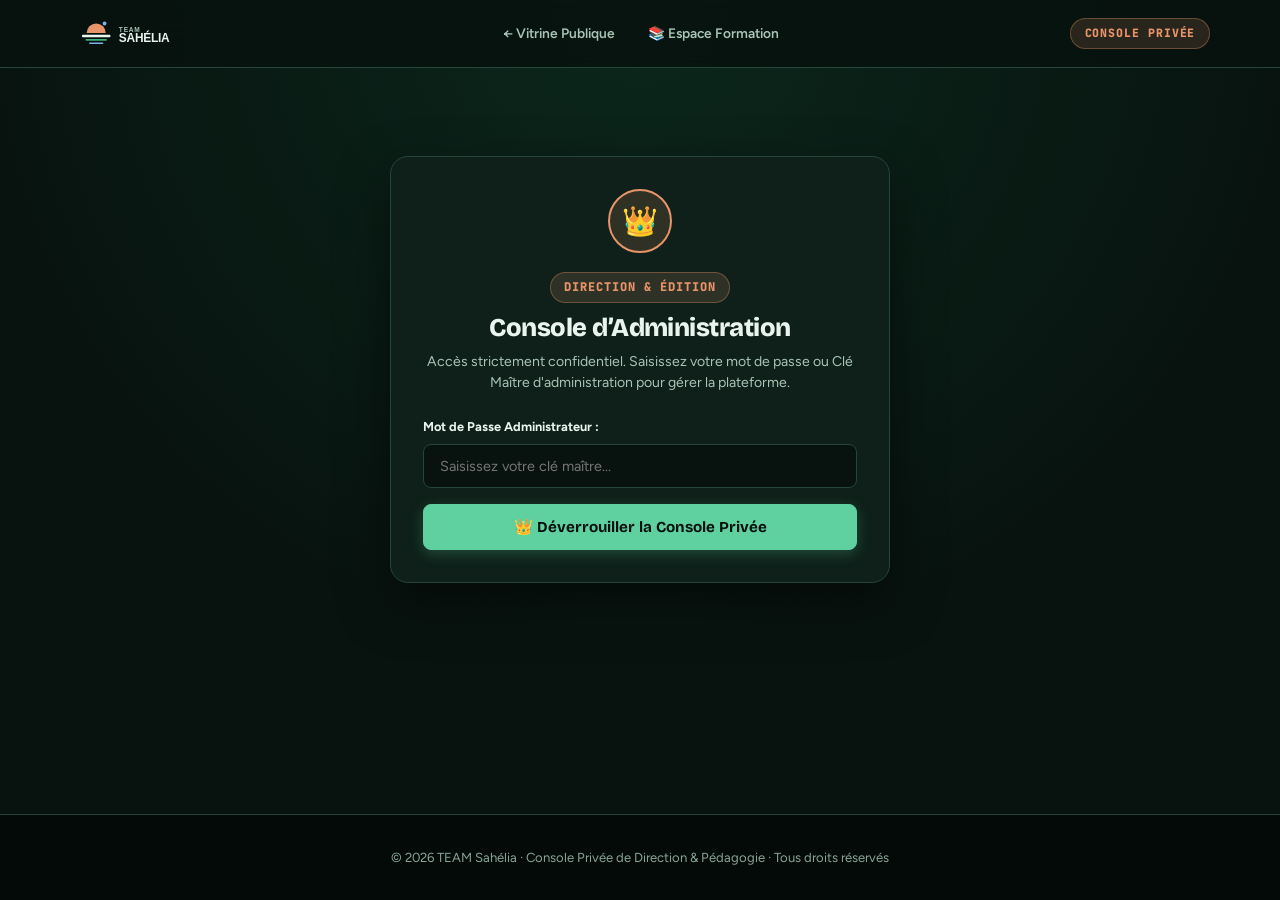
<file: admin.html>
<!DOCTYPE html>
<html lang="fr">
<head>
  <meta charset="UTF-8">
  <meta name="viewport" content="width=device-width, initial-scale=1.0">
  <title>Console d’Administration & Direction · TEAM Sahélia</title>
  <meta name="description" content="Portail privé de gestion de l'équipe, des cours, des annonces et de sécurité pédagogique de TEAM Sahélia.">
  <meta name="robots" content="noindex, nofollow">
  <link rel="icon" type="image/svg+xml" href="assets/logo-sahelia.svg">
  <link rel="icon" type="image/png" sizes="192x192" href="assets/icon-192.png">
  <link rel="apple-touch-icon" href="assets/icon-192.png">
  <link rel="manifest" href="manifest.json">
  <meta name="theme-color" content="#08130f">
  <link rel="preconnect" href="https://fonts.googleapis.com">
  <link rel="preconnect" href="https://fonts.gstatic.com" crossorigin>
  <link rel="stylesheet" href="https://fonts.googleapis.com/css2?family=Bricolage+Grotesque:opsz,wght@12..96,600;12..96,700;12..96,800&family=Figtree:ital,wght@0,400;0,500;0,600;0,700;1,400;1,600&family=JetBrains+Mono:wght@500;700&display=swap">
  <link rel="stylesheet" href="css/style.css?v=2026.10">
  <style>
    .admin-page-wrapper {
      min-height: 100vh;
      display: flex;
      flex-direction: column;
      background: radial-gradient(circle at 50% 0%, rgba(23, 112, 74, 0.22), transparent 60%), var(--fond);
    }
    .admin-card {
      background: var(--surface);
      border: 1px solid var(--bordure);
      border-radius: 18px;
      padding: clamp(1.25rem, 3vw, 2rem);
      box-shadow: 0 20px 50px rgba(0, 0, 0, 0.5);
    }
    .admin-nav-tabs {
      display: flex;
      gap: 0.5rem;
      border-bottom: 1px solid var(--bordure);
      padding-bottom: 0.75rem;
      margin-bottom: 1.75rem;
      flex-wrap: wrap;
      overflow-x: visible;
    }
    .admin-tab-btn {
      min-height: 38px;
      padding: 0.6rem 1.1rem;
      border-radius: 8px;
      border: 1px solid transparent;
      background: transparent;
      color: var(--texte-2);
      font-weight: 700;
      font-size: 0.85rem;
      cursor: pointer;
      transition: all 0.2s ease;
    }
    .admin-tab-btn:hover {
      background: var(--surface-2);
      color: var(--texte);
    }
    .admin-tab-btn.actif {
      background: var(--marque);
      color: #06100c;
      border-color: var(--marque);
    }
    .admin-panel-section {
      display: none;
    }
    .admin-panel-section.actif {
      display: block;
    }
    .admin-grid-stats {
      display: grid;
      grid-template-columns: repeat(auto-fit, minmax(min(100%, 13rem), 1fr));
      gap: 1rem;
      margin-bottom: 2rem;
    }
    .stat-box {
      background: var(--fond);
      border: 1px solid var(--bordure);
      border-radius: 14px;
      padding: 1.2rem;
      border-top: 3px solid var(--marque);
    }
    .table-responsive {
      width: 100%;
      overflow-x: auto;
      -webkit-overflow-scrolling: touch;
      border: 1px solid var(--bordure);
      border-radius: 12px;
      background: var(--fond);
    }
    .table-sahelia {
      width: 100%;
      border-collapse: collapse;
      font-size: 0.85rem;
      text-align: left;
    }
    .table-sahelia th, .table-sahelia td {
      padding: 0.85rem 1rem;
      border-bottom: 1px solid var(--bordure);
    }
    .table-sahelia th {
      background: var(--surface-2);
      color: var(--texte-3);
      font-family: var(--police-mono);
      font-size: 0.75rem;
      text-transform: uppercase;
    }
    .badge-statut-pill {
      display: inline-block;
      padding: 0.2rem 0.6rem;
      border-radius: 999px;
      font-size: 0.72rem;
      font-weight: bold;
      font-family: var(--police-mono);
    }
    .badge-statut-valide { background: rgba(74, 222, 128, 0.15); color: #4ade80; border: 1px solid rgba(74, 222, 128, 0.3); }
    .badge-statut-revoque { background: rgba(248, 113, 113, 0.15); color: #f87171; border: 1px solid rgba(248, 113, 113, 0.3); }
    .badge-statut-encours { background: rgba(251, 191, 36, 0.15); color: #fbbf24; border: 1px solid rgba(251, 191, 36, 0.3); }
    @media (max-width: 640px) {
      .admin-card {
        padding: 1.15rem 0.85rem;
        border-radius: 14px;
      }
      .admin-tab-btn {
        padding: 0.5rem 0.85rem;
        font-size: 0.8rem;
      }
    }
  </style>
</head>
<body class="admin-page-wrapper">

  <!-- En-tête fluide & scrollable -->
  <header class="site-entete">
    <div class="enveloppe site-entete-rang">
      <a href="index.html" class="logo-lien" style="display: flex; align-items: center; gap: 0.75rem;">
        <img src="assets/logo-sahelia.svg" alt="TEAM Sahélia" style="height: 38px; width: auto;">
      </a>

      <nav class="site-nav" aria-label="Navigation administration" style="flex-wrap: wrap;">
        <a href="index.html">← Vitrine Publique</a>
        <a href="formation.html">📚 Espace Formation</a>
      </nav>

      <div class="site-entete-actions" id="admin-header-session">
        <span class="etiquette etiquette--or" style="font-size: 0.72rem;">CONSOLE PRIVÉE</span>
      </div>
    </div>
  </header>

  <main class="enveloppe" style="flex: 1; padding: 2.5rem 0 4rem;">

    <!-- ======================================================================= -->
    <!-- 1. ÉCRAN DE CONNEXION ADMIN PRIVÉ                                       -->
    <!-- ======================================================================= -->
    <section id="admin-login-box" class="admin-card" style="max-width: 500px; margin: 3rem auto; text-align: center;">
      <div style="width: 64px; height: 64px; border-radius: 50%; background: rgba(232, 148, 106, 0.15); border: 2px solid var(--terre); display: flex; align-items: center; justify-content: center; margin: 0 auto 1.2rem; font-size: 1.8rem;">
        👑
      </div>
      <span class="etiquette etiquette--or" style="margin-bottom: 0.6rem;">DIRECTION & ÉDITION</span>
      <h1 style="font-size: 1.6rem; font-weight: 800; margin-bottom: 0.5rem;">Console d’Administration</h1>
      <p style="font-size: 0.88rem; color: var(--texte-2); margin-bottom: 1.5rem; line-height: 1.5;">
        Accès strictement confidentiel. Saisissez votre mot de passe ou Clé Maître d'administration pour gérer la plateforme.
      </p>

      <div id="admin-login-erreur" style="display: none; background: rgba(239, 68, 68, 0.15); border: 1px solid #ef4444; color: #fca5a5; padding: 0.75rem; border-radius: 8px; font-size: 0.85rem; margin-bottom: 1.2rem; text-align: left;"></div>

      <form id="form-login-admin" style="display: flex; flex-direction: column; gap: 1rem; text-align: left;">
        <div>
          <label for="input-cle-admin" style="display: block; font-size: 0.8rem; font-weight: 700; margin-bottom: 0.35rem;">Mot de Passe Administrateur :</label>
          <input type="password" id="input-cle-admin" class="champ-saisie" placeholder="Saisissez votre clé maître..." required autocomplete="current-password">
        </div>
        <button type="submit" id="btn-submit-admin" class="v-btn v-btn--vert" style="width: 100%; min-height: 46px; font-size: 0.95rem;">
          👑 Déverrouiller la Console Privée
        </button>
      </form>
    </section>

    <!-- ======================================================================= -->
    <!-- 2. COCKPIT COMPLET ADMINISTRATEUR                                       -->
    <!-- ======================================================================= -->
    <div id="admin-dashboard-content" style="display: none;">
      
      <div style="display: flex; flex-wrap: wrap; justify-content: space-between; align-items: center; gap: 1rem; margin-bottom: 1.5rem;">
        <div>
          <span class="etiquette etiquette--vert" style="margin-bottom: 0.4rem;">SESSION ACTIVE</span>
          <h1 style="font-size: clamp(1.5rem, 3.5vw, 2.2rem); font-weight: 800;">Cockpit de Direction & Gestion</h1>
        </div>
        <div style="display: flex; flex-wrap: wrap; gap: 0.6rem;">
          <a href="formation.html" class="v-btn v-btn--vert" style="min-height: 38px; font-size: 0.82rem;">
            📖 Ouvrir le Lecteur de Formations
          </a>
          <button type="button" id="btn-logout-admin" class="v-btn v-btn--fantome" style="min-height: 38px; font-size: 0.82rem; border-color: #ef4444; color: #f87171;">
            ✕ Déconnexion
          </button>
        </div>
      </div>

      <!-- Métriques en temps réel -->
      <div class="admin-grid-stats">
        <div class="stat-box">
          <span style="font-size: 0.72rem; font-family: var(--police-mono); color: var(--texte-3); text-transform: uppercase;">Membres Équipe</span>
          <div id="dash-nb-membres" style="font-size: 1.8rem; font-weight: 800; color: var(--bleu); margin-top: 0.2rem;">0</div>
          <small style="font-size: 0.78rem; color: var(--texte-2);">Répertoire officiel</small>
        </div>
        <div class="stat-box" style="border-top-color: var(--terre);">
          <span style="font-size: 0.72rem; font-family: var(--police-mono); color: var(--texte-3); text-transform: uppercase;">Catalogue Formations</span>
          <div id="dash-nb-cours" class="compteur-total-cours" style="font-size: 1.8rem; font-weight: 800; color: var(--marque); margin-top: 0.2rem;">17</div>
          <small style="font-size: 0.78rem; color: var(--texte-2);">Guides & Manuels actifs</small>
        </div>
        <div class="stat-box" style="border-top-color: var(--marque);">
          <span style="font-size: 0.72rem; font-family: var(--police-mono); color: var(--texte-3); text-transform: uppercase;">Annonces & Pubs</span>
          <div id="dash-nb-annonces" style="font-size: 1.8rem; font-weight: 800; color: var(--texte); margin-top: 0.2rem;">0</div>
          <small style="font-size: 0.78rem; color: var(--texte-2);">En cours de diffusion</small>
        </div>
        <div class="stat-box" style="border-top-color: #f87171;">
          <span style="font-size: 0.72rem; font-family: var(--police-mono); color: var(--texte-3); text-transform: uppercase;">Époque de Sécurité</span>
          <div id="dash-epoch" style="font-size: 1.8rem; font-weight: 800; color: #f87171; margin-top: 0.2rem;">#1</div>
          <small id="dash-rotation-date" style="font-size: 0.78rem; color: var(--texte-2);">Chiffrement SHA-256</small>
        </div>
      </div>

      <!-- Navigation par Onglets -->
      <nav class="admin-nav-tabs" aria-label="Sections administratives">
        <button type="button" class="admin-tab-btn actif" data-target="panel-membres">👥 Équipe & Membres</button>
        <button type="button" class="admin-tab-btn" data-target="panel-annonces">📢 Annonces & Publicités</button>
        <button type="button" class="admin-tab-btn" data-target="panel-cours">📚 Cours, Manuels & Liens Directs</button>
        <button type="button" class="admin-tab-btn" data-target="panel-securite">🔐 Sécurité & Mots de Passe</button>
        <button type="button" class="admin-tab-btn" data-target="panel-verification">🔍 Contrôle & Vérification Badges</button>
        <button type="button" class="admin-tab-btn" data-target="panel-github-sync">🚀 Synchronisation GitHub (Git-as-CMS)</button>
      </nav>

      <!-- =================================================================== -->
      <!-- ONGLET 1 : GESTION DE L'ÉQUIPE & DES MEMBRES                        -->
      <!-- =================================================================== -->
      <section id="panel-membres" class="admin-panel-section actif">
        <div class="admin-card" style="margin-bottom: 2rem;">
          <div style="display: flex; flex-wrap: wrap; justify-content: space-between; align-items: center; gap: 1rem; margin-bottom: 1.5rem;">
            <div>
              <h2 style="font-size: 1.25rem; font-weight: 800;">Enregistrer un Nouveau Membre de l’Équipe</h2>
              <p style="font-size: 0.85rem; color: var(--texte-2);">Les informations saisies ici alimentent directement la vitrine publique et permettent la délivrance de badges officiels.</p>
            </div>
            <div style="display: flex; flex-wrap: wrap; gap: 0.6rem;">
              <button type="button" id="btn-export-membres" class="v-btn v-btn--fantome" style="min-height: 36px; padding: 0 0.8rem; font-size: 0.8rem;">
                📥 Exporter JSON
              </button>
              <button type="button" id="btn-import-trigger" class="v-btn v-btn--fantome" style="min-height: 36px; padding: 0 0.8rem; font-size: 0.8rem;">
                📤 Importer JSON
              </button>
              <input type="file" id="input-import-membres-file" accept=".json" style="display: none;">
            </div>
          </div>

          <div id="membre-form-erreur" style="display: none; background: rgba(239, 68, 68, 0.15); border: 1px solid #ef4444; color: #fca5a5; padding: 0.75rem; border-radius: 8px; font-size: 0.85rem; margin-bottom: 1.2rem;"></div>
          <div id="membre-form-succes" style="display: none; background: rgba(34, 197, 94, 0.15); border: 1px solid #22c55e; color: #86efac; padding: 0.75rem; border-radius: 8px; font-size: 0.85rem; margin-bottom: 1.2rem;"></div>

          <form id="form-admin-membre" style="display: flex; flex-direction: column; gap: 1rem;">
            <div class="grille-2-cols-responsive">
              <div>
                <label style="display: block; font-size: 0.78rem; font-weight: 700; margin-bottom: 0.35rem;">Nom & Prénom(s) *</label>
                <input type="text" id="adm-mem-nom" class="champ-saisie" placeholder="Ex: Jean-Paul SOW" required>
              </div>
              <div>
                <label style="display: block; font-size: 0.78rem; font-weight: 700; margin-bottom: 0.35rem;">Rôle ou Titre Officiel *</label>
                <input type="text" id="adm-mem-role" class="champ-saisie" placeholder="Ex: Référent Cartographie SIG & Agronomie" required>
              </div>
            </div>

            <div class="grille-2-cols-responsive">
              <div>
                <label style="display: block; font-size: 0.78rem; font-weight: 700; margin-bottom: 0.35rem;">Numéro de Téléphone International *</label>
                <input type="tel" id="adm-mem-tel" class="champ-saisie" placeholder="+22997000000 (Indicatif international obligatoire)" required>
              </div>
              <div>
                <label style="display: block; font-size: 0.78rem; font-weight: 700; margin-bottom: 0.35rem;">Adresse Email Professionnelle</label>
                <input type="email" id="adm-mem-email" class="champ-saisie" placeholder="contact@sahelia.org">
              </div>
            </div>

            <div class="grille-2-cols-responsive">
              <div>
                <label style="display: block; font-size: 0.78rem; font-weight: 700; margin-bottom: 0.35rem;">Institution / Faculté *</label>
                <input type="text" id="adm-mem-inst" class="champ-saisie" placeholder="Ex: TEAM Sahélia / Université / Institution" required>
              </div>
              <div>
                <label style="display: block; font-size: 0.78rem; font-weight: 700; margin-bottom: 0.35rem;">Cadre Photo (Genre)</label>
                <select id="adm-mem-sexe" class="champ-saisie">
                  <option value="M">👨 Homme (Cadre Carré 16px)</option>
                  <option value="F">👩 Femme (Cadre Cercle 50%)</option>
                </select>
              </div>
            </div>

            <div class="grille-2-cols-responsive">
              <div>
                <label style="display: block; font-size: 0.78rem; font-weight: 700; margin-bottom: 0.35rem;">Slogan / Phrase de Terrain</label>
                <input type="text" id="adm-mem-slogan" class="champ-saisie" placeholder="Ex: L’agronomie de demain maîtrise la terre et la donnée.">
              </div>
              <div>
                <label style="display: block; font-size: 0.78rem; font-weight: 700; margin-bottom: 0.35rem;">Matricule / Identifiant Unique (Auto ou Personnalisé)</label>
                <input type="text" id="adm-mem-id" class="champ-saisie" placeholder="Ex: TS-MBR-2026-001" style="font-family: var(--police-mono); color: var(--marque);">
              </div>
            </div>

            <div class="grille-2-cols-responsive">
              <div>
                <label style="display: block; font-size: 0.78rem; font-weight: 700; margin-bottom: 0.35rem;">Tags Spécialités (séparés par virgules)</label>
                <input type="text" id="adm-mem-tags" class="champ-saisie" placeholder="QGIS, GPS, Drones, Python, Web">
              </div>
              <div>
                <label style="display: block; font-size: 0.78rem; font-weight: 700; margin-bottom: 0.35rem;">Photo de profil (Optionnelle)</label>
                <input type="file" id="adm-mem-photo-file" accept="image/*" class="champ-saisie">
              </div>
            </div>

            <div style="display: flex; justify-content: flex-end; gap: 0.8rem; margin-top: 0.5rem;">
              <button type="submit" id="btn-enregistrer-membre" class="v-btn v-btn--vert" style="min-height: 44px; padding: 0 1.5rem; font-size: 0.9rem;">
                ✓ Enregistrer ce Membre dans l'Équipe
              </button>
            </div>
          </form>
        </div>

        <div class="admin-card">
          <h3 style="font-size: 1.15rem; font-weight: 800; margin-bottom: 1rem;">Membres Actuellement Enregistrés</h3>
          <div id="conteneur-liste-membres-table" class="table-responsive">
            <!-- Rempli par JavaScript -->
          </div>
        </div>
      </section>

      <!-- =================================================================== -->
      <!-- ONGLET 2 : ANNONCES, PUBLICITÉS & FLASH-INFOS                       -->
      <!-- =================================================================== -->
      <section id="panel-annonces" class="admin-panel-section">

        <!-- Carte de configuration des coordonnées officielles -->
        <div class="admin-card" style="margin-bottom: 2rem; border-color: rgba(34, 197, 94, 0.4); background: radial-gradient(circle at 100% 0%, rgba(23, 112, 74, 0.15), transparent 50%), var(--surface);">
          <div style="display: flex; justify-content: space-between; align-items: center; margin-bottom: 0.6rem; flex-wrap: wrap; gap: 0.6rem;">
            <h2 style="font-size: 1.2rem; font-weight: 800; color: var(--texte);">
              📱 Coordonnées Officielles & Canaux de Contact
            </h2>
            <span class="etiquette etiquette--vert">SYNCHRONISATION SITE EN DIRECT</span>
          </div>
          <p style="font-size: 0.85rem; color: var(--texte-2); margin-bottom: 1.25rem;">
            Ces informations sont synchronisées instantanément sur l'ensemble de la plateforme officielle (boutons d'adhésion, en-tête, pied de page et espace de formation).
          </p>

          <form id="form-admin-contacts-officiels" style="display: flex; flex-direction: column; gap: 1rem;">
            <div class="grille-2-cols-responsive">
              <div>
                <label style="display: block; font-size: 0.78rem; font-weight: 700; margin-bottom: 0.35rem;">Lien d'Invitation au Groupe WhatsApp Officiel *</label>
                <input type="url" id="adm-contact-wa-groupe" class="champ-saisie" style="font-family: var(--police-mono);" value="https://chat.whatsapp.com/Gzp3bkauIIz8341VeMHOv7" required>
              </div>
              <div>
                <label style="display: block; font-size: 0.78rem; font-weight: 700; margin-bottom: 0.35rem;">Numéro WhatsApp d'Assistance & Mentorat *</label>
                <input type="text" id="adm-contact-wa-num" class="champ-saisie" style="font-family: var(--police-mono);" value="+229 40 73 84 69" required>
              </div>
            </div>

            <div>
              <label style="display: block; font-size: 0.78rem; font-weight: 700; margin-bottom: 0.35rem;">Email Officiel du Secrétariat TEAM Sahélia *</label>
              <input type="email" id="adm-contact-email" class="champ-saisie" style="font-family: var(--police-mono);" value="teamsahelia@gmail.com" required>
            </div>

            <!-- Liens Réseaux Sociaux & Canaux de Communauté (Optionnels) -->
            <div style="margin-top: 0.5rem; border-top: 1px dashed var(--bordure); padding-top: 1rem;">
              <h4 style="font-size: 0.92rem; font-weight: 700; color: #a855f7; margin-bottom: 0.4rem;">🌐 Réseaux Sociaux & Canaux de Communauté (Optionnels)</h4>
              <p style="font-size: 0.78rem; color: var(--texte-3); margin-bottom: 0.8rem;">
                Ajoutez les liens de vos canaux officiels pour les afficher automatiquement dans le pied de page et les annonces.
              </p>
              
              <div class="grille-2-cols-responsive" style="margin-bottom: 0.75rem;">
                <div>
                  <label style="display: block; font-size: 0.78rem; font-weight: 700; margin-bottom: 0.35rem;">📺 Chaîne YouTube</label>
                  <input type="url" id="adm-contact-youtube" class="champ-saisie" style="font-family: var(--police-mono);" placeholder="https://youtube.com/@teamsahelia">
                </div>
                <div>
                  <label style="display: block; font-size: 0.78rem; font-weight: 700; margin-bottom: 0.35rem;">🎵 Compte TikTok</label>
                  <input type="url" id="adm-contact-tiktok" class="champ-saisie" style="font-family: var(--police-mono);" placeholder="https://tiktok.com/@teamsahelia">
                </div>
              </div>

              <div class="grille-2-cols-responsive" style="margin-bottom: 0.75rem;">
                <div>
                  <label style="display: block; font-size: 0.78rem; font-weight: 700; margin-bottom: 0.35rem;">📸 Page Instagram</label>
                  <input type="url" id="adm-contact-instagram" class="champ-saisie" style="font-family: var(--police-mono);" placeholder="https://instagram.com/teamsahelia">
                </div>
                <div>
                  <label style="display: block; font-size: 0.78rem; font-weight: 700; margin-bottom: 0.35rem;">💼 Page / Groupe LinkedIn</label>
                  <input type="url" id="adm-contact-linkedin" class="champ-saisie" style="font-family: var(--police-mono);" placeholder="https://linkedin.com/company/team-sahelia">
                </div>
              </div>

              <div class="grille-2-cols-responsive">
                <div>
                  <label style="display: block; font-size: 0.78rem; font-weight: 700; margin-bottom: 0.35rem;">📘 Page Facebook</label>
                  <input type="url" id="adm-contact-facebook" class="champ-saisie" style="font-family: var(--police-mono);" placeholder="https://facebook.com/teamsahelia">
                </div>
                <div>
                  <label style="display: block; font-size: 0.78rem; font-weight: 700; margin-bottom: 0.35rem;">🐦 Compte X (Twitter)</label>
                  <input type="url" id="adm-contact-twitter" class="champ-saisie" style="font-family: var(--police-mono);" placeholder="https://x.com/teamsahelia">
                </div>
              </div>
            </div>

            <div style="display: flex; justify-content: space-between; align-items: center; margin-top: 0.4rem; flex-wrap: wrap; gap: 0.8rem;">
              <span id="contact-form-feedback" style="font-size: 0.85rem; color: #4ade80; display: none;">✓ Coordonnées officielles enregistrées et publiées sur tout le site !</span>
              <button type="submit" class="v-btn v-btn--vert" style="min-height: 42px; padding: 0 1.4rem; font-size: 0.88rem;">
                💾 Enregistrer & Publier ces Coordonnées
              </button>
            </div>
          </form>
        </div>

        <div class="admin-card" style="margin-bottom: 2rem;">
          <h2 style="font-size: 1.25rem; font-weight: 800; margin-bottom: 0.4rem;">Publier une Information ou Publicité</h2>
          <p style="font-size: 0.85rem; color: var(--texte-2); margin-bottom: 1.5rem;">
            Cette annonce apparaîtra automatiquement en haut de la vitrine et du lecteur de formation pour tous les visiteurs.
          </p>

          <div id="annonce-form-erreur" style="display: none; background: rgba(239, 68, 68, 0.15); border: 1px solid #ef4444; color: #fca5a5; padding: 0.75rem; border-radius: 8px; font-size: 0.85rem; margin-bottom: 1.2rem;"></div>

          <form id="form-admin-annonce" style="display: flex; flex-direction: column; gap: 1rem;">
            <div class="grille-2-cols-responsive">
              <div>
                <label style="display: block; font-size: 0.78rem; font-weight: 700; margin-bottom: 0.35rem;">Titre de l'Annonce *</label>
                <input type="text" id="adm-ann-titre" class="champ-saisie" placeholder="Ex: Inscriptions ouvertes · Atelier QGIS & Drones" required>
              </div>
              <div>
                <label style="display: block; font-size: 0.78rem; font-weight: 700; margin-bottom: 0.35rem;">Type d'Annonce</label>
                <select id="adm-ann-type" class="champ-saisie">
                  <option value="info">📢 Information Générale</option>
                  <option value="pub">🌟 Publicité / Offre</option>
                  <option value="alerte">🚨 Flash Info Urgence</option>
                  <option value="partenariat">🤝 Partenariat & Coopération</option>
                </select>
              </div>
            </div>

            <div>
              <label style="display: block; font-size: 0.78rem; font-weight: 700; margin-bottom: 0.35rem;">Message de l'Annonce *</label>
              <textarea id="adm-ann-message" class="champ-saisie" rows="3" placeholder="Texte complet affiché dans la bannière..." required></textarea>
            </div>

            <div>
              <label style="display: block; font-size: 0.78rem; font-weight: 700; margin-bottom: 0.35rem;">Lien d’action optionnel (WhatsApp, Inscription, Site Web)</label>
              <input type="url" id="adm-ann-lien" class="champ-saisie" placeholder="Ex: https://chat.whatsapp.com/G9L8vSahelia2026">
            </div>

            <div style="display: flex; align-items: center; gap: 0.5rem;">
              <input type="checkbox" id="adm-ann-actif" checked style="accent-color: var(--marque); width: 16px; height: 16px; cursor: pointer;">
              <label for="adm-ann-actif" style="font-size: 0.85rem; color: var(--texte); cursor: pointer;">Diffuser immédiatement sur le site (Actif)</label>
            </div>

            <div style="display: flex; justify-content: flex-end; margin-top: 0.5rem;">
              <button type="submit" class="v-btn v-btn--vert" style="min-height: 44px; padding: 0 1.5rem; font-size: 0.9rem;">
                📢 Diffuser cette Annonce
              </button>
            </div>
          </form>
        </div>

        <div class="admin-card">
          <h3 style="font-size: 1.15rem; font-weight: 800; margin-bottom: 1rem;">Annonces Déjà Publiées</h3>
          <div id="conteneur-liste-annonces">
            <!-- Rempli par JavaScript -->
          </div>
        </div>
      </section>

      <!-- =================================================================== -->
      <!-- ONGLET 3 : COURS, MANUELS & LIENS DIRECTS DE PARTAGE                -->
      <!-- =================================================================== -->
      <section id="panel-cours" class="admin-panel-section">
        <div class="admin-card" style="margin-bottom: 2rem;">
          <h2 style="font-size: 1.25rem; font-weight: 800; margin-bottom: 0.4rem;">Liens Directs de Partage & Catalogue des Formations</h2>
          <p style="font-size: 0.85rem; color: var(--texte-2); margin-bottom: 1.5rem;">
            Chaque manuel possède un lien unique. Cliquez sur « Copier le lien » pour le partager directement sur WhatsApp ou par email : les apprenants accèdent instantanément à la formation ciblée.
          </p>

          <div id="grille-admin-cours" style="display: grid; grid-template-columns: repeat(auto-fit, minmax(min(100%, 20rem), 1fr)); gap: 1rem; margin-bottom: 2rem;">
            <!-- Rempli par JavaScript -->
          </div>
        </div>

        <!-- Formulaire de Publication d'un Nouveau Manuel -->
        <div class="admin-card">
          <h3 style="font-size: 1.2rem; font-weight: 800; margin-bottom: 0.4rem;">➕ Publier un Nouveau Manuel ou Cours Pédagogique</h3>
          <p style="font-size: 0.85rem; color: var(--texte-2); margin-bottom: 1.5rem;">
            Rédigez ou collez votre nouveau cours en Markdown. Dès sa publication, il reçoit son identifiant et son lien direct de partage.
          </p>

          <form id="form-nouveau-cours" style="display: flex; flex-direction: column; gap: 1rem;">
            <div class="grille-2-cols-responsive">
              <div>
                <label style="display: block; font-size: 0.78rem; font-weight: 700; margin-bottom: 0.35rem;">Titre du Cours ou Manuel *</label>
                <input type="text" id="adm-cours-titre" class="champ-saisie" placeholder="Ex: Cartographie des Sols avec Télédétection" required>
              </div>
              <div>
                <label style="display: block; font-size: 0.78rem; font-weight: 700; margin-bottom: 0.35rem;">Pôle d'Appartenance</label>
                <select id="adm-cours-pole" class="champ-saisie">
                  <option value="agronomie_sig">Pôle 2 : Agronomie & Cartographie SIG</option>
                  <option value="bureautique">Pôle 1 : Bureautique & Méthodologie</option>
                  <option value="code_ia">Pôle 3 : Code, IA & Vibe Coding</option>
                  <option value="communication_carriere">Pôle 4 : Contenu & Carrière</option>
                </select>
              </div>
            </div>

            <div class="grille-2-cols-responsive">
              <div>
                <label style="display: block; font-size: 0.78rem; font-weight: 700; margin-bottom: 0.35rem;">Type d'Accès</label>
                <select id="adm-cours-type-acces" class="champ-saisie">
                  <option value="protege">🔒 Manuel Stratégique Protégé (Code Fondation)</option>
                  <option value="libre">✓ Mini-Guide Libre Gratuit (Accès Direct)</option>
                </select>
              </div>
              <div>
                <label style="display: block; font-size: 0.78rem; font-weight: 700; margin-bottom: 0.35rem;">Durée estimée & Niveau</label>
                <input type="text" id="adm-cours-duree" class="champ-saisie" placeholder="Ex: 30 heures · Niveau Intermédiaire">
              </div>
            </div>

            <div>
              <label style="display: block; font-size: 0.78rem; font-weight: 700; margin-bottom: 0.35rem;">Description Synthétique</label>
              <input type="text" id="adm-cours-desc" class="champ-saisie" placeholder="Résumé en 1 phrase des compétences développées...">
            </div>

            <div>
              <label style="display: block; font-size: 0.78rem; font-weight: 700; margin-bottom: 0.35rem;">Contenu Initial du Cours (Format Markdown) *</label>
              <textarea id="adm-cours-markdown" class="champ-saisie" rows="6" placeholder="# Titre du Chapitre 1&#10;&#10;Rédigez votre cours en Markdown ici..." required style="font-family: var(--police-mono); font-size: 0.85rem;"></textarea>
            </div>

            <div style="display: flex; justify-content: flex-end; margin-top: 0.5rem;">
              <button type="submit" class="v-btn v-btn--vert" style="min-height: 44px; padding: 0 1.5rem; font-size: 0.9rem;">
                ✓ Publier et Générer le Lien Partageable
              </button>
            </div>
          </form>
        </div>
      </section>

      <!-- =================================================================== -->
      <!-- ONGLET 4 : SÉCURITÉ & DOUBLE GESTION DES MOTS DE PASSE              -->
      <!-- =================================================================== -->
      <section id="panel-securite" class="admin-panel-section">
        
        <!-- Sous-section A : Mot de Passe Administrateur -->
        <div class="admin-card" style="margin-bottom: 2rem;">
          <h2 style="font-size: 1.25rem; font-weight: 800; margin-bottom: 0.4rem;">🔑 Modifier mon Mot de Passe Administrateur</h2>
          <p style="font-size: 0.85rem; color: var(--texte-2); margin-bottom: 1.5rem;">
            Modifiez votre propre mot de passe pour verrouiller l'accès à cette console. L'empreinte est immédiatement hachée en SHA-256 sans être stockée en clair.
          </p>

          <form id="form-changer-mdp-admin" style="max-width: 500px; display: flex; flex-direction: column; gap: 1rem;">
            <div>
              <label style="display: block; font-size: 0.78rem; font-weight: 700; margin-bottom: 0.35rem;">Mot de Passe Actuel *</label>
              <input type="password" id="mdp-actuel-input" class="champ-saisie" required autocomplete="current-password">
            </div>
            <div>
              <label style="display: block; font-size: 0.78rem; font-weight: 700; margin-bottom: 0.35rem;">Nouveau Mot de Passe (min. 6 caractères) *</label>
              <input type="password" id="mdp-nouveau-input" class="champ-saisie" required autocomplete="new-password">
            </div>
            <div>
              <label style="display: block; font-size: 0.78rem; font-weight: 700; margin-bottom: 0.35rem;">Confirmer le Nouveau Mot de Passe *</label>
              <input type="password" id="mdp-confirme-input" class="champ-saisie" required autocomplete="new-password">
            </div>
            <button type="submit" class="v-btn v-btn--vert" style="min-height: 42px; font-size: 0.88rem; align-self: flex-start;">
              Enregistrer mon Nouveau Mot de Passe
            </button>
          </form>
        </div>

        <!-- Sous-section B : Code d'accès aux Manuels Protégés -->
        <div class="admin-card" style="margin-bottom: 2rem;">
          <h2 style="font-size: 1.25rem; font-weight: 800; margin-bottom: 0.4rem;">🛡️ Code d'Accès aux 11 Manuels Protégés (Code Membres)</h2>
          <p style="font-size: 0.85rem; color: var(--texte-2); margin-bottom: 1.5rem;">
            Ce code est celui que vous communiquez aux apprenants et membres pour déverrouiller la bibliothèque pédagogique. Dès sa modification, l'époque de sécurité change et déconnecte les anciennes sessions.
          </p>

          <form id="form-rotation-code-manuels" style="max-width: 500px; display: flex; flex-direction: column; gap: 1rem;">
            <div>
              <label style="display: block; font-size: 0.78rem; font-weight: 700; margin-bottom: 0.35rem;">Nouveau Code d'Accès Membre :</label>
              <input type="text" id="nouveau-code-membre-input" class="champ-saisie" placeholder="Ex: SAHELIA-PROMO2-2026" style="font-family: var(--police-mono);" required>
            </div>
            <div>
              <label style="display: block; font-size: 0.78rem; font-weight: 700; margin-bottom: 0.35rem;">Motif pour le journal d'audit :</label>
              <input type="text" id="motif-rotation-input" class="champ-saisie" placeholder="Ex: Lancement cohorte Novembre 2026">
            </div>
            <button type="submit" class="v-btn v-btn--vert" style="min-height: 42px; font-size: 0.88rem; align-self: flex-start;">
              Mettre à jour le Code & Révoquer les Sessions Précédentes
            </button>
          </form>
        </div>

        <!-- Sous-section C : Révocation Générale d'Urgence -->
        <div class="admin-card" style="background: rgba(239, 68, 68, 0.08); border-color: rgba(239, 68, 68, 0.35); margin-bottom: 2rem;">
          <h3 style="font-size: 1.1rem; font-weight: 800; color: #f87171; margin-bottom: 0.4rem;">🛑 Révocation Générale d'Urgence</h3>
          <p style="font-size: 0.82rem; color: var(--texte-2); margin-bottom: 1rem;">
            Déconnecte instantanément l'intégralité des appareils connectés à tous les manuels protégés sans modifier le code actuel.
          </p>
          <button type="button" id="btn-revoquer-urgence-global" class="v-btn v-btn--fantome" style="border-color: #ef4444; color: #f87171; min-height: 40px; font-size: 0.85rem;">
            Révoquer 100% des Sessions Actives Maintenant
          </button>
        </div>

        <!-- Journal d'Audit -->
        <div class="admin-card">
          <h3 style="font-size: 1.1rem; font-weight: 800; margin-bottom: 1rem;">Journal d’Audit de Sécurité</h3>
          <div id="journal-audit-conteneur" style="max-height: 220px; overflow-y: auto;">
            <!-- Rempli par JavaScript -->
          </div>
        </div>
      </section>

      <!-- =================================================================== -->
      <!-- ONGLET 5 : CONTRÔLE & VÉRIFICATION D'AUTHENTICITÉ (RÉSERVÉ ADMIN)    -->
      <!-- =================================================================== -->
      <section id="panel-verification" class="admin-panel-section">
        <div class="admin-card" style="margin-bottom: 2rem;">
          <h2 style="font-size: 1.25rem; font-weight: 800; margin-bottom: 0.4rem;">🔍 Contrôle d'Authenticité des Badges & Attestations</h2>
          <p style="font-size: 0.85rem; color: var(--texte-2); margin-bottom: 1.5rem;">
            Module exclusif d'inspection et de vérification réservé à l'éditeur. Saisissez l'identifiant unique figurant sur un badge (ou scannez son QR code) pour vérifier son authenticité en direct.
          </p>

          <form id="form-recherche-badge-admin" style="display: flex; flex-wrap: wrap; gap: 0.8rem; max-width: 600px; margin-bottom: 1.5rem;">
            <input type="text" id="input-recherche-id-badge" class="champ-saisie" placeholder="Ex: TS-MBR-2026-001" style="flex: 1 1 min(100%, 240px); min-width: 0; font-family: var(--police-mono);" required>
            <button type="submit" class="v-btn v-btn--vert" style="min-height: 44px; padding: 0 1.25rem; font-size: 0.85rem; white-space: nowrap;">
              Inspecter le Titre
            </button>
          </form>

          <div id="resultat-verification-box" style="display: none; background: var(--fond); border: 1px solid var(--bordure); border-radius: 14px; padding: 1.5rem;">
            <!-- Rempli dynamiquement -->
          </div>
        </div>
      </section>

      <!-- =================================================================== -->
      <!-- ONGLET 6 : SYNCHRONISATION GITHUB (GIT-AS-A-CMS)                    -->
      <!-- =================================================================== -->
      <section id="panel-github-sync" class="admin-panel-section">
        <div class="admin-card" style="margin-bottom: 2rem;">
          <div style="display: flex; align-items: center; justify-content: space-between; margin-bottom: 0.5rem; flex-wrap: wrap; gap: 0.5rem;">
            <h2 style="font-size: 1.25rem; font-weight: 800;">🚀 Connecteur Git-as-a-CMS &amp; Publication Directe</h2>
            <span class="etiquette etiquette--vert">REST API GitHub v3</span>
          </div>
          <p style="font-size: 0.85rem; color: var(--texte-2); line-height: 1.6; margin-bottom: 1.5rem;">
            Publiez directement vos modifications d’annonces, de membres et de coordonnées sur le dépôt GitHub officiel <code>aremouolivier-ops/site-team-sahelia</code> en un seul clic, sans passer par le terminal. Votre site en ligne se met à jour automatiquement via GitHub Pages.
          </p>

          <!-- Configuration du Jeton GitHub -->
          <div style="background: rgba(0,0,0,0.3); border: 1px solid var(--bordure); border-radius: 12px; padding: 1.25rem; margin-bottom: 1.5rem;">
            <h3 style="font-size: 0.95rem; font-weight: 700; margin-bottom: 0.75rem; color: #ffffff;">Paramètres de Connexion GitHub</h3>
            <div class="grille-2-cols-responsive" style="margin-bottom: 1rem;">
              <div>
                <label style="display: block; font-size: 0.78rem; font-weight: 700; margin-bottom: 0.35rem;">Dépôt Cible (owner/repo) :</label>
                <input type="text" id="gh-repo-input" class="champ-saisie" value="aremouolivier-ops/site-team-sahelia" style="font-family: var(--police-mono);">
              </div>
              <div>
                <label style="display: block; font-size: 0.78rem; font-weight: 700; margin-bottom: 0.35rem;">Branche de Déploiement :</label>
                <input type="text" id="gh-branch-input" class="champ-saisie" value="main" style="font-family: var(--police-mono);">
              </div>
            </div>
            <div style="margin-bottom: 1rem;">
              <label style="display: block; font-size: 0.78rem; font-weight: 700; margin-bottom: 0.35rem;">GitHub Personal Access Token (PAT avec scope repo:contents) :</label>
              <input type="password" id="gh-token-input" class="champ-saisie" placeholder="ghp_xxxxxxxxxxxxxxxxxxxxxxxxxxxxxxxxxxxx" style="font-family: var(--police-mono);">
              <span style="font-size: 0.72rem; color: var(--texte-3); margin-top: 0.25rem; display: block;">Le jeton est conservé exclusivement dans le stockage local de votre navigateur (localStorage).</span>
            </div>
            <div style="display: flex; gap: 0.75rem; flex-wrap: wrap;">
              <button type="button" id="btn-sauvegarder-gh-config" class="v-btn v-btn--vert" style="min-height: 38px; font-size: 0.82rem; padding: 0 1rem;">
                💾 Enregistrer la Clé
              </button>
              <button type="button" id="btn-tester-gh-connexion" class="v-btn v-btn--fantome" style="min-height: 38px; font-size: 0.82rem; padding: 0 1rem;">
                🧪 Tester la Connexion API
              </button>
            </div>
            <div id="gh-test-feedback" style="margin-top: 0.75rem; font-size: 0.82rem;"></div>
          </div>

          <!-- Actions de Publication -->
          <div style="background: rgba(16, 185, 129, 0.08); border: 1px solid rgba(16, 185, 129, 0.3); border-radius: 12px; padding: 1.25rem;">
            <h3 style="font-size: 0.95rem; font-weight: 700; margin-bottom: 0.5rem; color: #10b981;">Actions de Synchronisation</h3>
            <p style="font-size: 0.82rem; color: var(--texte-2); margin-bottom: 1rem;">
              Sélectionnez les données à synchroniser avec les fichiers sources du site sur GitHub.
            </p>
            <div style="display: flex; gap: 0.75rem; flex-wrap: wrap;">
              <button type="button" id="btn-push-annonces-gh" class="v-btn v-btn--vert" style="min-height: 42px; font-size: 0.85rem;">
                🚀 Pousser les Annonces &amp; Coordonnées sur GitHub
              </button>
              <button type="button" id="btn-push-membres-gh" class="v-btn v-btn--vert" style="min-height: 42px; font-size: 0.85rem;">
                🚀 Pousser le Registre des Membres sur GitHub
              </button>
              <button type="button" id="btn-telecharger-bundle-offline" class="v-btn v-btn--fantome" style="min-height: 42px; font-size: 0.85rem;">
                📥 Télécharger le Bundle JSON de Secours (Hors-Ligne)
              </button>
            </div>
            <div id="gh-sync-feedback" style="margin-top: 1rem; font-size: 0.85rem; font-weight: 600;"></div>
          </div>

          <!-- Passerelle Cloudflare Worker + D1 (Backend gratuit 0 €/mois) -->
          <div id="bloc-cloudflare-worker" style="margin-top: 1.5rem; background: rgba(56, 189, 248, 0.08); border: 1px solid rgba(56, 189, 248, 0.3); border-radius: 12px; padding: 1.25rem;">
            <div style="display: flex; align-items: center; justify-content: space-between; flex-wrap: wrap; gap: 0.5rem; margin-bottom: 0.5rem;">
              <h3 style="font-size: 0.95rem; font-weight: 700; color: #38bdf8;">☁️ Backend Cloudflare Worker + Base D1 (Optionnel · 0 €/mois)</h3>
              <span class="etiquette etiquette--or" style="font-size: 0.72rem;">Cloud Hybride</span>
            </div>
            <p style="font-size: 0.82rem; color: var(--texte-2); margin-bottom: 1rem;">
              Configurez l’URL de votre Worker Cloudflare (<code>backend/cloudflare-worker/worker.js</code>) pour synchroniser la progression des apprenants et activer la révocation dynamique sur <code>verifier.html</code>. En l’absence d’URL, le site reste 100 % fonctionnel en statique.
            </p>
            <div style="margin-bottom: 0.9rem;">
              <label for="cf-endpoint-input" style="display: block; font-size: 0.78rem; font-weight: 700; margin-bottom: 0.35rem;">URL du Worker Cloudflare :</label>
              <input type="url" id="cf-endpoint-input" class="champ-saisie" placeholder="https://sahelia-api.votre-compte.workers.dev" style="font-family: var(--police-mono);">
            </div>
            <div style="display: flex; gap: 0.65rem; flex-wrap: wrap; margin-bottom: 1rem;">
              <button type="button" id="btn-cf-sauvegarder" class="v-btn v-btn--vert" style="min-height: 38px; font-size: 0.82rem; padding: 0 1rem;">💾 Enregistrer Endpoint</button>
              <button type="button" id="btn-cf-tester" class="v-btn v-btn--fantome" style="min-height: 38px; font-size: 0.82rem; padding: 0 1rem;">🩺 Tester /api/health</button>
            </div>
            <div style="display: flex; gap: 0.65rem; flex-wrap: wrap; align-items: center; padding-top: 0.85rem; border-top: 1px solid rgba(255,255,255,0.08);">
              <input type="password" id="cf-admin-password" class="champ-saisie" placeholder="Mot de passe ADMIN_PASSWORD du Worker" style="flex: 1 1 200px; min-width: min(100%, 220px); font-family: var(--police-mono);">
              <button type="button" id="btn-cf-login" class="v-btn v-btn--fantome" style="min-height: 38px; font-size: 0.82rem; padding: 0 1rem;">🔑 Connexion Session D1</button>
            </div>
            <div id="cf-status-feedback" style="margin-top: 0.8rem; font-size: 0.82rem; font-weight: 600;"></div>
          </div>
        </div>
      </section>

    </div>
  </main>

  <footer style="padding: 2rem 0; border-top: 1px solid var(--bordure); background: #040a08; font-size: 0.82rem; color: var(--texte-3); text-align: center;">
    <div class="enveloppe">
      <p>© 2026 TEAM Sahélia · Console Privée de Direction & Pédagogie · Tous droits réservés</p>
    </div>
  </footer>

  <script src="js/badge-data.js"></script>
  <script src="js/formation-catalogue.js"></script>
  <script src="js/formation-contenu.js"></script>
  <script src="js/crypto-formation.js"></script>
  <script src="js/controle-acces.js"></script>
  <script src="js/sahelia-cloud-adapter.js?v=2026.10"></script>
  <script>
    (function () {
      'use strict';

      function escapeHTML(str) {
        return String(str || '')
          .replace(/&/g, '&amp;')
          .replace(/</g, '&lt;')
          .replace(/>/g, '&gt;')
          .replace(/"/g, '&quot;')
          .replace(/'/g, '&#39;');
      }

      const loginBox = document.getElementById('admin-login-box');
      const dashBox = document.getElementById('admin-dashboard-content');
      const errBox = document.getElementById('admin-login-erreur');

      // -----------------------------------------------------------------------
      // GESTION DE SESSION & ONGLETS
      // -----------------------------------------------------------------------
      function rafraichirInterface() {
        const session = window.SaheliaSecurite ? window.SaheliaSecurite.obtenirSessionValide() : null;
        if (session && session.isSuperAdmin) {
          loginBox.style.display = 'none';
          dashBox.style.display = 'block';
          actualiserCockpit();
        } else {
          loginBox.style.display = 'block';
          dashBox.style.display = 'none';
        }
      }

      document.querySelectorAll('.admin-tab-btn').forEach((btn) => {
        btn.addEventListener('click', () => {
          document.querySelectorAll('.admin-tab-btn').forEach((b) => b.classList.remove('actif'));
          document.querySelectorAll('.admin-panel-section').forEach((p) => p.classList.remove('actif'));
          btn.classList.add('actif');
          const cible = document.getElementById(btn.dataset.target);
          if (cible) cible.classList.add('actif');
        });
      });

      // -----------------------------------------------------------------------
      // ACTUALISATION DU COCKPIT
      // -----------------------------------------------------------------------
      function actualiserCockpit() {
        const DB = window.SaheliaDB;
        const Cat = window.SaheliaCatalogue;
        const Sec = window.SaheliaSecurite;

        // Métriques
        if (DB) {
          document.getElementById('dash-nb-membres').textContent = String((DB.membres || []).length);
          document.getElementById('dash-nb-annonces').textContent = String((DB.annonces || []).filter(a => a.actif).length);
        }
        if (Cat) {
          document.getElementById('dash-nb-cours').textContent = String(Cat.listerTous().length);
        }
        if (Sec) {
          const st = Sec.obtenirStatutSecurite();
          document.getElementById('dash-epoch').textContent = '#' + (st.epoch || 1);
          if (st.derniereRotation) {
            document.getElementById('dash-rotation-date').textContent = new Date(st.derniereRotation).toLocaleDateString('fr-FR');
          }
        }

        // Listes
        rendreTableauMembres();
        rendreListeAnnonces();
        rendreCatalogueCours();
        rendreJournalSecurite();
        initialiserChampsContacts();
      }

      // -----------------------------------------------------------------------
      // 1. GESTION DES MEMBRES
      // -----------------------------------------------------------------------
      function rendreTableauMembres() {
        const conteneur = document.getElementById('conteneur-liste-membres-table');
        const DB = window.SaheliaDB;
        if (!conteneur || !DB) return;

        const membres = DB.membres || [];
        if (membres.length === 0) {
          conteneur.innerHTML = `
            <div style="padding: 2rem; text-align: center; color: var(--texte-3);">
              Aucun membre enregistré pour le moment. Remplissez le formulaire ci-dessus pour ajouter le premier membre.
            </div>`;
          return;
        }

        conteneur.innerHTML = `
          <table class="table-sahelia">
            <thead>
              <tr>
                <th>Membre</th>
                <th>Rôle / Pôle</th>
                <th>Téléphone</th>
                <th>Institution</th>
                <th>Matricule</th>
                <th style="text-align: right;">Actions</th>
              </tr>
            </thead>
            <tbody>
              ${membres.map((m) => `
                <tr>
                  <td>
                    <div style="display: flex; align-items: center; gap: 0.6rem;">
                      ${m.photo ? `<img src="${escapeHTML(m.photo)}" style="width: 32px; height: 32px; border-radius: 50%; object-fit: cover;">` : `<div style="width: 32px; height: 32px; border-radius: 50%; background: var(--surface-2); color: var(--marque); display: grid; place-items: center; font-weight: bold; font-size: 0.8rem;">${escapeHTML((m.nom || 'M').charAt(0))}</div>`}
                      <strong>${escapeHTML(m.nom)}</strong>
                    </div>
                  </td>
                  <td>${escapeHTML(m.role || '—')}</td>
                  <td style="font-family: var(--police-mono);">${escapeHTML(m.telephone || '—')}</td>
                  <td>${escapeHTML(m.institution || '—')}</td>
                  <td><span class="etiquette" style="font-size: 0.7rem;">${escapeHTML(m.id)}</span></td>
                  <td style="text-align: right;">
                    <div style="display: inline-flex; gap: 0.4rem;">
                      <a href="index.html#badges" target="_blank" class="v-btn v-btn--fantome" style="min-height: 30px; padding: 0 0.6rem; font-size: 0.72rem;">Générer Badge ↗</a>
                      <button type="button" onclick="window.supprimerMembreDirect('${escapeHTML(m.id)}')" class="v-btn v-btn--fantome" style="min-height: 30px; padding: 0 0.6rem; font-size: 0.72rem; border-color: #ef4444; color: #f87171;">Supprimer</button>
                    </div>
                  </td>
                </tr>
              `).join('')}
            </tbody>
          </table>
        `;
      }

      window.supprimerMembreDirect = function (id) {
        if (!confirm(`Supprimer le membre avec le matricule ${id} ?`)) return;
        window.SaheliaDB.membres = (window.SaheliaDB.membres || []).filter(m => m.id !== id);
        window.SaheliaDB.sauvegarderMembres();
        actualiserCockpit();
      };

      // Formulaire ajout membre
      let photoMembreDataUrl = null;
      document.getElementById('adm-mem-photo-file').addEventListener('change', (e) => {
        const file = e.target.files && e.target.files[0];
        if (!file) return;
        const reader = new FileReader();
        reader.onload = (evt) => {
          photoMembreDataUrl = evt.target.result;
        };
        reader.readAsDataURL(file);
      });

      document.getElementById('form-admin-membre').addEventListener('submit', (e) => {
        e.preventDefault();
        const errBox = document.getElementById('membre-form-erreur');
        const succBox = document.getElementById('membre-form-succes');
        errBox.style.display = 'none';
        succBox.style.display = 'none';

        const nom = document.getElementById('adm-mem-nom').value;
        const role = document.getElementById('adm-mem-role').value;
        const tel = document.getElementById('adm-mem-tel').value;
        const email = document.getElementById('adm-mem-email').value;
        const inst = document.getElementById('adm-mem-inst').value;
        const sexe = document.getElementById('adm-mem-sexe').value;
        const slogan = document.getElementById('adm-mem-slogan').value;
        const customId = document.getElementById('adm-mem-id').value.trim();
        const tags = (document.getElementById('adm-mem-tags').value || '').split(',').map(t => t.trim()).filter(Boolean);

        // Validation stricte
        const V = window.SaheliaValidateur;
        if (V) {
          const valNom = V.validerNom(nom, 'Nom & Prénom');
          if (!valNom.valide) { errBox.textContent = '⚠️ ' + valNom.message; errBox.style.display = 'block'; return; }

          const valRole = V.validerTexte(role, 'Rôle ou Titre', 2, 70);
          if (!valRole.valide) { errBox.textContent = '⚠️ ' + valRole.message; errBox.style.display = 'block'; return; }

          const valTel = V.validerTelephone(tel, true);
          if (!valTel.valide) { errBox.textContent = '⚠️ ' + valTel.message; errBox.style.display = 'block'; return; }

          if (email) {
            const valEmail = V.validerEmail(email, false);
            if (!valEmail.valide) { errBox.textContent = '⚠️ ' + valEmail.message; errBox.style.display = 'block'; return; }
          }
        }

        const DB = window.SaheliaDB;
        let idFinal = customId;
        if (!idFinal) {
          const count = (DB.membres || []).length + 1;
          idFinal = `TS-MBR-2026-${String(count).padStart(3, '0')}`;
        }

        const nouveau = {
          id: idFinal,
          nom: nom.trim(),
          role: role.trim(),
          telephone: tel.trim(),
          email: (email || '').trim(),
          institution: inst.trim(),
          sexe: sexe || 'M',
          slogan: (slogan || '').trim(),
          tags: tags,
          photo: photoMembreDataUrl || null,
          dateAdhesion: new Date().toLocaleDateString('fr-FR', { day: '2-digit', month: 'long', year: 'numeric' }),
          statut: 'actif'
        };

        DB.membres = DB.membres || [];
        DB.membres.push(nouveau);
        DB.sauvegarderMembres();

        document.getElementById('form-admin-membre').reset();
        photoMembreDataUrl = null;
        succBox.textContent = `✓ Membre ${nouveau.nom} (${nouveau.id}) enregistré avec succès !`;
        succBox.style.display = 'block';
        actualiserCockpit();
      });

      // Export / Import JSON membres
      document.getElementById('btn-export-membres').addEventListener('click', () => {
        const DB = window.SaheliaDB;
        const dataStr = 'data:text/json;charset=utf-8,' + encodeURIComponent(JSON.stringify(DB.membres || [], null, 2));
        const a = document.createElement('a');
        a.href = dataStr;
        a.download = `Sahelia_Equipe_Membres_${new Date().toISOString().slice(0, 10)}.json`;
        a.click();
      });

      document.getElementById('btn-import-trigger').addEventListener('click', () => {
        document.getElementById('input-import-membres-file').click();
      });

      document.getElementById('input-import-membres-file').addEventListener('change', (e) => {
        const file = e.target.files && e.target.files[0];
        if (!file) return;
        const reader = new FileReader();
        reader.onload = (evt) => {
          try {
            const liste = JSON.parse(evt.target.result);
            if (!Array.isArray(liste)) throw new Error('Format JSON invalide');
            window.SaheliaDB.membres = liste;
            window.SaheliaDB.sauvegarderMembres();
            alert(`✓ ${liste.length} membres importés avec succès !`);
            actualiserCockpit();
          } catch (err) {
            alert('Erreur importation : ' + err.message);
          }
        };
        reader.readAsText(file);
      });

      // -----------------------------------------------------------------------
      // 2. GESTION DES ANNONCES & PUBS
      // -----------------------------------------------------------------------
      function rendreListeAnnonces() {
        const conteneur = document.getElementById('conteneur-liste-annonces');
        const DB = window.SaheliaDB;
        if (!conteneur || !DB) return;

        const annonces = DB.annonces || [];
        if (annonces.length === 0) {
          conteneur.innerHTML = `<p style="color: var(--texte-3);">Aucune annonce publiée actuellement.</p>`;
          return;
        }

        conteneur.innerHTML = annonces.map((a) => `
          <div style="background: var(--fond); border: 1px solid var(--bordure); border-radius: 12px; padding: 1rem; margin-bottom: 0.8rem; display: flex; flex-wrap: wrap; justify-content: space-between; align-items: center; gap: 1rem;">
            <div>
              <div style="display: flex; align-items: center; gap: 0.5rem; margin-bottom: 0.3rem;">
                <span class="badge-statut-pill ${a.actif ? 'badge-statut-valide' : 'badge-statut-revoque'}">${a.actif ? 'DIFFUSION ACTIVE' : 'INACTIF'}</span>
                <span class="etiquette" style="font-size: 0.65rem;">${escapeHTML(a.type.toUpperCase())}</span>
                <span style="font-size: 0.75rem; color: var(--texte-3);">${escapeHTML(a.date)}</span>
              </div>
              <strong style="font-size: 1rem; color: var(--texte);">${escapeHTML(a.titre)}</strong>
              <p style="font-size: 0.85rem; color: var(--texte-2); margin-top: 0.25rem;">${escapeHTML(a.message)}</p>
              ${a.lien ? `<small style="color: var(--marque); word-break: break-all;">Lien : ${escapeHTML(a.lien)}</small>` : ''}
            </div>
            <div style="display: flex; gap: 0.5rem;">
              <button type="button" onclick="window.basculerAnnonceDirect('${escapeHTML(a.id)}')" class="v-btn v-btn--fantome" style="min-height: 32px; font-size: 0.75rem;">
                ${a.actif ? 'Désactiver' : 'Activer'}
              </button>
              <button type="button" onclick="window.supprimerAnnonceDirect('${escapeHTML(a.id)}')" class="v-btn v-btn--fantome" style="min-height: 32px; font-size: 0.75rem; border-color: #ef4444; color: #f87171;">
                Supprimer
              </button>
            </div>
          </div>
        `).join('');
      }

      window.basculerAnnonceDirect = function (id) {
        const DB = window.SaheliaDB;
        const a = (DB.annonces || []).find(item => item.id === id);
        if (a) {
          a.actif = !a.actif;
          DB.sauvegarderAnnonces();
          actualiserCockpit();
        }
      };

      window.supprimerAnnonceDirect = function (id) {
        if (!confirm('Supprimer définitivement cette annonce ?')) return;
        const DB = window.SaheliaDB;
        DB.annonces = (DB.annonces || []).filter(item => item.id !== id);
        DB.sauvegarderAnnonces();
        actualiserCockpit();
      };

      // Coordonnées officielles du site
      function initialiserChampsContacts() {
        const DB = window.SaheliaDB;
        const cfg = (DB && DB.configSite) || {};
        const inputWa = document.getElementById('adm-contact-wa-groupe');
        const inputNum = document.getElementById('adm-contact-wa-num');
        const inputEmail = document.getElementById('adm-contact-email');
        if (inputWa && cfg.whatsappGroupe) inputWa.value = cfg.whatsappGroupe;
        if (inputNum && cfg.whatsappNumero) inputNum.value = cfg.whatsappNumero;
        if (inputEmail && cfg.emailOfficiel) inputEmail.value = cfg.emailOfficiel;
        const setVal = (id, val) => { const el = document.getElementById(id); if (el) el.value = val || ''; };
        setVal('adm-contact-youtube', cfg.youtube);
        setVal('adm-contact-tiktok', cfg.tiktok);
        setVal('adm-contact-instagram', cfg.instagram);
        setVal('adm-contact-linkedin', cfg.linkedin);
        setVal('adm-contact-facebook', cfg.facebook);
        setVal('adm-contact-twitter', cfg.twitter);
      }
      initialiserChampsContacts();

      const formContacts = document.getElementById('form-admin-contacts-officiels');
      if (formContacts) {
        formContacts.addEventListener('submit', (e) => {
          e.preventDefault();
          const wa = document.getElementById('adm-contact-wa-groupe').value.trim();
          const num = document.getElementById('adm-contact-wa-num').value.trim();
          const email = document.getElementById('adm-contact-email').value.trim();
          const fb = document.getElementById('contact-form-feedback');

          const V = window.SaheliaValidateur;
          if (V) {
            const valWa = V.validerUrl(wa, true);
            if (!valWa.valide) { alert('Lien WhatsApp invalide : ' + valWa.message); return; }
            const valNum = V.validerTelephone(num, true);
            if (!valNum.valide) { alert('Numéro de téléphone invalide : ' + valNum.message); return; }
            const valEmail = V.validerEmail(email, true);
            if (!valEmail.valide) { alert('Email invalide : ' + valEmail.message); return; }
          }

          const DB = window.SaheliaDB;
          if (DB) {
            DB.configSite = DB.configSite || {};
            DB.configSite.whatsappGroupe = wa;
            DB.configSite.whatsappNumero = num;
            DB.configSite.emailOfficiel = email;
            DB.sauvegarderConfigSite();
          }
          localStorage.setItem('sahelia_lien_whatsapp', wa);

          if (fb) {
            fb.style.display = 'inline-block';
            setTimeout(() => { fb.style.display = 'none'; }, 3000);
          }
        });
      }

      document.getElementById('form-admin-annonce').addEventListener('submit', (e) => {
        e.preventDefault();
        const errBox = document.getElementById('annonce-form-erreur');
        errBox.style.display = 'none';

        const titre = document.getElementById('adm-ann-titre').value;
        const type = document.getElementById('adm-ann-type').value;
        const msg = document.getElementById('adm-ann-message').value;
        const lien = document.getElementById('adm-ann-lien').value;
        const actif = document.getElementById('adm-ann-actif').checked;

        const V = window.SaheliaValidateur;
        if (V) {
          const valTitre = V.validerTexte(titre, 'Titre', 3, 100);
          if (!valTitre.valide) { errBox.textContent = '⚠️ ' + valTitre.message; errBox.style.display = 'block'; return; }
          const valMsg = V.validerTexte(msg, 'Message', 5, 500);
          if (!valMsg.valide) { errBox.textContent = '⚠️ ' + valMsg.message; errBox.style.display = 'block'; return; }
          if (lien) {
            const valLien = V.validerUrl(lien, false);
            if (!valLien.valide) { errBox.textContent = '⚠️ ' + valLien.message; errBox.style.display = 'block'; return; }
          }
        }

        const DB = window.SaheliaDB;
        const nouvelleAnnonce = {
          id: 'ann-' + Date.now(),
          titre: titre.trim(),
          type: type,
          message: msg.trim(),
          lien: (lien || '').trim(),
          actif: actif,
          date: new Date().toLocaleDateString('fr-FR', { day: '2-digit', month: 'long', year: 'numeric' })
        };

        DB.annonces = DB.annonces || [];
        DB.annonces.unshift(nouvelleAnnonce);
        DB.sauvegarderAnnonces();

        document.getElementById('form-admin-annonce').reset();
        actualiserCockpit();
      });

      // -----------------------------------------------------------------------
      // 3. CATALOGUE DES COURS & LIENS DIRECTS DE PARTAGE
      // -----------------------------------------------------------------------
      function rendreCatalogueCours() {
        const grille = document.getElementById('grille-admin-cours');
        const Cat = window.SaheliaCatalogue;
        if (!grille || !Cat) return;

        const cours = Cat.listerTous();
        grille.innerHTML = cours.map((c) => {
          const lienDirect = Cat.obtenirLienPartage(c.id);
          return `
            <div style="background: var(--fond); border: 1px solid var(--bordure); border-radius: 14px; padding: 1.2rem; display: flex; flex-direction: column; justify-content: space-between; gap: 0.8rem;">
              <div>
                <div style="display: flex; justify-content: space-between; align-items: center; margin-bottom: 0.4rem;">
                  <span class="etiquette ${c.libre ? 'etiquette--vert' : 'etiquette--or'}" style="font-size: 0.65rem;">
                    ${escapeHTML(c.id.toUpperCase())} · ${c.libre ? 'ACCÈS LIBRE' : 'PROTÉGÉ (CODE)'}
                  </span>
                </div>
                <h4 style="font-size: 1rem; font-weight: 700; color: var(--texte);">${escapeHTML(c.titre)}</h4>
                <p style="font-size: 0.78rem; color: var(--texte-3); margin-top: 0.3rem;">${escapeHTML(c.pole || '')}</p>
                
                <div style="margin-top: 0.8rem; background: var(--surface-2); border: 1px solid var(--bordure); border-radius: 8px; padding: 0.5rem 0.75rem;">
                  <span style="font-size: 0.68rem; font-family: var(--police-mono); color: var(--texte-3); display: block; margin-bottom: 0.2rem;">Lien direct unique :</span>
                  <input type="text" value="${escapeHTML(lienDirect)}" readonly class="champ-saisie" style="font-size: 0.72rem; padding: 0.3rem; height: auto;" onclick="this.select();">
                </div>
              </div>

              <div style="display: flex; flex-wrap: wrap; gap: 0.5rem;">
                <button type="button" onclick="window.copierLienDirect('${encodeURIComponent(lienDirect)}', this)" class="v-btn v-btn--vert" style="flex: 1 1 135px; min-height: 36px; font-size: 0.78rem;">
                  📋 Copier le lien
                </button>
                <a href="formation.html?cours=${encodeURIComponent(c.id)}" target="_blank" class="v-btn v-btn--fantome" style="min-height: 36px; font-size: 0.78rem;">
                  📖 Ouvrir ↗
                </a>
              </div>
            </div>
          `;
        }).join('');
      }

      window.copierLienDirect = async function (lien, btn) {
        const url = decodeURIComponent(lien);
        try {
          await navigator.clipboard.writeText(url);
          const orig = btn.textContent;
          btn.textContent = '✓ Copié !';
          setTimeout(() => { btn.textContent = orig; }, 2000);
        } catch (e) {
          prompt('Copiez ce lien :', url);
        }
      };

      // Formulaire Nouveau Cours
      document.getElementById('form-nouveau-cours').addEventListener('submit', (e) => {
        e.preventDefault();
        const titre = document.getElementById('adm-cours-titre').value.trim();
        const poleId = document.getElementById('adm-cours-pole').value;
        const acces = document.getElementById('adm-cours-type-acces').value;
        const duree = document.getElementById('adm-cours-duree').value.trim();
        const desc = document.getElementById('adm-cours-desc').value.trim();
        const md = document.getElementById('adm-cours-markdown').value.trim();

        if (!titre || !md) {
          alert('Veuillez renseigner un titre et un contenu en Markdown.');
          return;
        }

        const Cat = window.SaheliaCatalogue;
        const count = Cat.listerTous().length + 1;
        const slugId = 'mn-' + String(count).padStart(2, '0');
        const poleNom = (Cat.POLES && Cat.POLES[poleId.toUpperCase()]) ? Cat.POLES[poleId.toUpperCase()].nom : 'Pôle Spécialisé';

        const nouveau = {
          id: slugId,
          titre: titre,
          sousTitre: desc || 'Module de formation pratique',
          pole: poleNom,
          poleId: poleId,
          libre: acces === 'libre',
          duree: duree || '20 heures',
          niveau: 'Tous niveaux',
          description: desc || 'Formation pratique sur le terrain sahélien.',
          contenuMarkdown: md,
          chapitres: [
            {
              id: 'ch-01',
              numero: 1,
              titre: 'Module Fondamental : ' + titre,
              contenuMarkdown: md,
              duree: duree || '20 heures'
            }
          ]
        };

        const res = Cat.ajouterCours(nouveau);
        if (res.succes) {
          alert(`✓ Cours publié avec succès !\nLien direct de partage généré :\n${res.lien}`);
          document.getElementById('form-nouveau-cours').reset();
          actualiserCockpit();
        } else {
          alert('Erreur : ' + res.erreur);
        }
      });

      // -----------------------------------------------------------------------
      // 4. SÉCURITÉ & MOTS DE PASSE
      // -----------------------------------------------------------------------
      function rendreJournalSecurite() {
        const conteneur = document.getElementById('journal-audit-conteneur');
        const Sec = window.SaheliaSecurite;
        if (!conteneur || !Sec) return;

        const journal = Sec.obtenirJournalSecurite();
        if (!journal || journal.length === 0) {
          conteneur.innerHTML = `<p style="color: var(--texte-3);">Aucun événement enregistré.</p>`;
          return;
        }

        conteneur.innerHTML = journal.map((item) => `
          <div style="border-bottom: 1px solid var(--bordure); padding: 0.6rem 0; font-size: 0.8rem;">
            <div style="display: flex; justify-content: space-between; font-weight: bold; color: var(--texte);">
              <span>${escapeHTML(item.action)} (Époque #${item.epoch || 1})</span>
              <small style="color: var(--texte-3); font-family: var(--police-mono);">${new Date(item.date).toLocaleDateString('fr-FR')}</small>
            </div>
            <div style="color: var(--texte-2); margin-top: 0.2rem;">${escapeHTML(item.note || '')} · Par ${escapeHTML(item.auteur || 'Direction')}</div>
          </div>
        `).join('');
      }

      // Modification Mot de Passe Admin
      document.getElementById('form-changer-mdp-admin').addEventListener('submit', async (e) => {
        e.preventDefault();
        const anc = document.getElementById('mdp-actuel-input').value;
        const nouv = document.getElementById('mdp-nouveau-input').value;
        const conf = document.getElementById('mdp-confirme-input').value;

        if (nouv !== conf) {
          alert('Le nouveau mot de passe et sa confirmation ne correspondent pas.');
          return;
        }

        const res = await window.SaheliaSecurite.changerMotDePasseAdmin(anc, nouv);
        if (res.succes) {
          alert('✓ ' + res.message);
          document.getElementById('form-changer-mdp-admin').reset();
          actualiserCockpit();
        } else {
          alert('Erreur : ' + res.erreur);
        }
      });

      // Modification Code d'accès aux Manuels Protégés
      document.getElementById('form-rotation-code-manuels').addEventListener('submit', async (e) => {
        e.preventDefault();
        const code = document.getElementById('nouveau-code-membre-input').value.trim();
        const motif = document.getElementById('motif-rotation-input').value.trim() || 'Rotation périodique par la Direction';

        const res = await window.SaheliaSecurite.mettreAJourCode(code, 'Direction TEAM Sahélia', motif);
        if (res.succes) {
          // Reconnecter la session courante à la nouvelle époque
          await window.SaheliaSecurite.authentifierAdmin(code, true);
          alert('✓ ' + res.message);
          document.getElementById('form-rotation-code-manuels').reset();
          actualiserCockpit();
        } else {
          alert('Erreur : ' + res.erreur);
        }
      });

      // Révocation d'urgence globale
      document.getElementById('btn-revoquer-urgence-global').addEventListener('click', () => {
        if (!confirm('⚠️ CONFIRMATION : Révoquer immédiatement 100% des sessions actives sur les manuels protégés ?')) return;
        const res = window.SaheliaSecurite.revoquerTousLesAcces('Direction', 'Révocation générale d’urgence');
        if (res.succes) {
          alert('✓ ' + res.message);
          actualiserCockpit();
        }
      });

      // -----------------------------------------------------------------------
      // 5. CONTRÔLE & VÉRIFICATION D'AUTHENTICITÉ DES BADGES (RÉSERVÉ ADMIN)
      // -----------------------------------------------------------------------
      document.getElementById('form-recherche-badge-admin').addEventListener('submit', (e) => {
        e.preventDefault();
        const idSaisi = document.getElementById('input-recherche-id-badge').value.trim().toUpperCase();
        const box = document.getElementById('resultat-verification-box');
        const DB = window.SaheliaDB;

        if (!DB || !box) return;
        box.style.display = 'block';

        const badge = DB.trouverBadgeParId ? DB.trouverBadgeParId(idSaisi) : null;
        if (!badge) {
          box.innerHTML = `
            <div style="border-left: 4px solid #ef4444; padding-left: 1rem;">
              <h3 style="color: #f87171; font-size: 1.1rem; margin-bottom: 0.3rem;">✕ Identifiant Introuvable</h3>
              <p style="color: var(--texte-2); font-size: 0.88rem;">Aucun badge correspondant au matricule « <strong>${escapeHTML(idSaisi)}</strong> » n'est enregistré dans le registre officiel de TEAM Sahélia.</p>
            </div>
          `;
          return;
        }

        const estRevoque = badge.statut === 'revoque';
        const estValide = badge.statut === 'valide' || badge.statut === 'termine' || badge.statut === 'actif';
        const couleurStatut = estRevoque ? '#f87171' : (estValide ? '#4ade80' : '#fbbf24');
        const libelleStatut = estRevoque ? 'RÉVOQUÉ / NON-CONFORME' : (estValide ? 'AUTHENTIQUE & CONFORME' : 'EN COURS D’APPRENTISSAGE');

        box.innerHTML = `
          <div style="border-left: 4px solid ${couleurStatut}; padding-left: 1rem; margin-bottom: 1.2rem;">
            <span class="badge-statut-pill ${estRevoque ? 'badge-statut-revoque' : 'badge-statut-valide'}" style="margin-bottom: 0.4rem;">${libelleStatut}</span>
            <h3 style="font-size: 1.2rem; color: var(--texte); margin-top: 0.3rem;">${escapeHTML(badge.beneficiaireNom || badge.nom)}</h3>
            <p style="color: var(--texte-2); font-size: 0.88rem;">${escapeHTML(badge.beneficiaireRole || badge.role || '')}</p>
          </div>

          <div class="grille-2-cols-responsive" style="gap: 1rem; font-size: 0.85rem; margin-bottom: 1.2rem;">
            <div><strong style="color: var(--texte-3);">Matricule Officiel :</strong> <span style="font-family: var(--police-mono); color: var(--marque);">${escapeHTML(badge.id)}</span></div>
            <div><strong style="color: var(--texte-3);">Date d'Émission :</strong> ${escapeHTML(badge.dateEmission || badge.dateAttribution || badge.dateAdhesion || 'Octobre 2026')}</div>
            <div><strong style="color: var(--texte-3);">Autorité Validatrice :</strong> ${escapeHTML(badge.validePar || badge.institution || 'Conseil Pédagogique TEAM Sahélia')}</div>
            <div><strong style="color: var(--texte-3);">Signature Sécurisée :</strong> <span style="font-family: var(--police-mono); font-size: 0.75rem;">SHA256-${escapeHTML(badge.id).slice(0, 8)}...</span></div>
          </div>

          <div style="display: flex; gap: 0.6rem; border-top: 1px solid var(--bordure); padding-top: 1rem;">
            ${estRevoque
              ? `<button type="button" onclick="window.rehabiliterBadgeAdminDirect('${escapeHTML(badge.id)}')" class="v-btn v-btn--vert" style="min-height: 36px; font-size: 0.8rem;">✓ Réhabiliter ce Badge</button>`
              : `<button type="button" onclick="window.revoquerBadgeAdminDirect('${escapeHTML(badge.id)}')" class="v-btn v-btn--fantome" style="min-height: 36px; font-size: 0.8rem; border-color: #ef4444; color: #f87171;">✕ Révoquer ce Badge</button>`}
          </div>
        `;
      });

      window.revoquerBadgeAdminDirect = async function (id) {
        const motif = prompt('Veuillez indiquer le motif de révocation :', 'Non-conformité des livrables de terrain.');
        if (motif === null) return;
        if (window.SaheliaDB.revoquerBadge) {
          window.SaheliaDB.revoquerBadge(id, motif);
          const cfEndpoint = window.SaheliaCloud && window.SaheliaCloud.obtenirEndpoint ? window.SaheliaCloud.obtenirEndpoint() : '';
          const cfJwt = sessionStorage.getItem('sahelia_cf_admin_jwt') || '';
          let msgCloud = '';
          if (cfEndpoint && cfJwt) {
            try {
              const r = await fetch(`${cfEndpoint}/api/admin/badges/revoke`, {
                method: 'POST',
                headers: { 'Content-Type': 'application/json', 'Authorization': `Bearer ${cfJwt}` },
                body: JSON.stringify({ badgeId: id, reason: motif })
              });
              if (r.ok) msgCloud = ' (synchronisé dans Cloudflare D1)';
            } catch (e) {}
          }
          alert(`✓ Le badge ${id} a été révoqué${msgCloud}.`);
          document.getElementById('form-recherche-badge-admin').dispatchEvent(new Event('submit'));
        }
      };

      window.rehabiliterBadgeAdminDirect = function (id) {
        if (!confirm(`Confirmer la réhabilitation du badge ${id} ?`)) return;
        if (window.SaheliaDB.rehabiliterBadge) {
          window.SaheliaDB.rehabiliterBadge(id);
          alert(`✓ Le badge ${id} est réhabilité.`);
          document.getElementById('form-recherche-badge-admin').dispatchEvent(new Event('submit'));
        }
      };

      // -----------------------------------------------------------------------
      // AUTHENTIFICATION & DÉCONNEXION
      // -----------------------------------------------------------------------
      document.getElementById('form-login-admin').addEventListener('submit', async (e) => {
        e.preventDefault();
        const cle = document.getElementById('input-cle-admin').value.trim();
        const res = await window.SaheliaSecurite.authentifierAdmin(cle, true);
        if (res.succes) {
          errBox.style.display = 'none';
          rafraichirInterface();
        } else {
          errBox.textContent = res.erreur || 'Clé d’administration invalide.';
          errBox.style.display = 'block';
        }
      });

      document.getElementById('btn-logout-admin').addEventListener('click', () => {
        window.SaheliaSecurite.deconnecter();
        rafraichirInterface();
      });

      
      // -----------------------------------------------------------------------
      // SYNCHRONISATION GITHUB (GIT-AS-A-CMS)
      // -----------------------------------------------------------------------
      const inputGhRepo = document.getElementById('gh-repo-input');
      const inputGhBranch = document.getElementById('gh-branch-input');
      const inputGhToken = document.getElementById('gh-token-input');
      const btnSaveGh = document.getElementById('btn-sauvegarder-gh-config');
      const btnTestGh = document.getElementById('btn-tester-gh-connexion');
      const btnPushAnnonces = document.getElementById('btn-push-annonces-gh');
      const btnPushMembres = document.getElementById('btn-push-membres-gh');
      const btnDownloadBundle = document.getElementById('btn-telecharger-bundle-offline');
      const testFeedback = document.getElementById('gh-test-feedback');
      const syncFeedback = document.getElementById('gh-sync-feedback');

      try {
        if (inputGhRepo && localStorage.getItem('sahelia_gh_repo')) inputGhRepo.value = localStorage.getItem('sahelia_gh_repo');
        if (inputGhBranch && localStorage.getItem('sahelia_gh_branch')) inputGhBranch.value = localStorage.getItem('sahelia_gh_branch');
        if (inputGhToken && localStorage.getItem('sahelia_gh_token')) inputGhToken.value = localStorage.getItem('sahelia_gh_token');
      } catch (e) {}

      if (btnSaveGh) {
        btnSaveGh.addEventListener('click', () => {
          try {
            localStorage.setItem('sahelia_gh_repo', inputGhRepo.value.trim());
            localStorage.setItem('sahelia_gh_branch', inputGhBranch.value.trim());
            localStorage.setItem('sahelia_gh_token', inputGhToken.value.trim());
            testFeedback.innerHTML = '<span style="color:#4ade80;">✓ Paramètres GitHub enregistrés avec succès dans votre navigateur.</span>';
          } catch (e) {
            testFeedback.innerHTML = '<span style="color:#f87171;">Erreur : ' + escapeHTML(e.message) + '</span>';
          }
        });
      }

      if (btnTestGh) {
        btnTestGh.addEventListener('click', async () => {
          const repo = inputGhRepo.value.trim();
          const token = inputGhToken.value.trim();
          if (!repo || !token) {
            testFeedback.innerHTML = '<span style="color:#f87171;">⚠️ Veuillez renseigner le nom du dépôt et votre Personal Access Token.</span>';
            return;
          }
          testFeedback.innerHTML = '<span style="color:#60a5fa;">⏳ Test de connexion en cours vers GitHub API...</span>';
          try {
            const res = await fetch(`https://api.github.com/repos/${repo}`, {
              headers: {
                'Authorization': `Bearer ${token}`,
                'Accept': 'application/vnd.github.v3+json'
              }
            });
            if (res.ok) {
              const data = await res.json();
              testFeedback.innerHTML = `<span style="color:#4ade80;">✓ Connexion Réussie ! Dépôt "${escapeHTML(data.full_name)}" accessible (${data.visibility || 'public'}).</span>`;
            } else {
              const errData = await res.json().catch(() => ({}));
              testFeedback.innerHTML = `<span style="color:#f87171;">❌ Échec de connexion (HTTP ${res.status}) : ${escapeHTML(errData.message || 'Token invalide')}.</span>`;
            }
          } catch (err) {
            testFeedback.innerHTML = `<span style="color:#f87171;">❌ Erreur réseau : ${escapeHTML(err.message)}</span>`;
          }
        });
      }

      async function pousserFichierGitHub(cheminFichier, contenuTexte, messageCommit) {
        const repo = inputGhRepo.value.trim();
        const branch = inputGhBranch.value.trim() || 'main';
        const token = inputGhToken.value.trim();

        if (!token) {
          throw new Error('Veuillez configurer et enregistrer votre Personal Access Token GitHub.');
        }

        const url = `https://api.github.com/repos/${repo}/contents/${cheminFichier}?ref=${branch}`;
        
        let sha = null;
        try {
          const getRes = await fetch(url, {
            headers: {
              'Authorization': `Bearer ${token}`,
              'Accept': 'application/vnd.github.v3+json'
            }
          });
          if (getRes.ok) {
            const data = await getRes.json();
            sha = data.sha;
          }
        } catch (e) {}

        const bytes = new TextEncoder().encode(contenuTexte);
        let binary = '';
        for (let i = 0; i < bytes.byteLength; i++) {
          binary += String.fromCharCode(bytes[i]);
        }
        const b64 = btoa(binary);

        const putBody = {
          message: messageCommit,
          content: b64,
          branch: branch
        };
        if (sha) putBody.sha = sha;

        const putRes = await fetch(`https://api.github.com/repos/${repo}/contents/${cheminFichier}`, {
          method: 'PUT',
          headers: {
            'Authorization': `Bearer ${token}`,
            'Accept': 'application/vnd.github.v3+json',
            'Content-Type': 'application/json'
          },
          body: JSON.stringify(putBody)
        });

        if (!putRes.ok) {
          const errData = await putRes.json().catch(() => ({}));
          throw new Error(errData.message || `Erreur HTTP ${putRes.status}`);
        }

        return await putRes.json();
      }

      if (btnPushAnnonces) {
        btnPushAnnonces.addEventListener('click', async () => {
          const DB = window.SaheliaDB;
          if (!DB) return;
          syncFeedback.innerHTML = '<span style="color:#60a5fa;">⏳ Publication des annonces et de la configuration vers GitHub...</span>';
          try {
            const payload = JSON.stringify({
              annonces: DB.annonces || [],
              configSite: DB.configSite || {},
              dateMiseAJour: new Date().toISOString()
            }, null, 2);

            await pousserFichierGitHub(
              'data/annonces.json',
              payload,
              'chore(admin): mise à jour des annonces et de la configuration du site'
            );
            syncFeedback.innerHTML = '<span style="color:#4ade80;">🎉 Succès ! Le fichier <code>data/annonces.json</code> a été commité sur GitHub. Le site en ligne sera actualisé d’ici 1 à 2 minutes par GitHub Pages.</span>';
          } catch (err) {
            syncFeedback.innerHTML = `<span style="color:#f87171;">❌ Échec de synchronisation : ${escapeHTML(err.message)}</span>`;
          }
        });
      }

      if (btnPushMembres) {
        btnPushMembres.addEventListener('click', async () => {
          const DB = window.SaheliaDB;
          if (!DB) return;
          syncFeedback.innerHTML = '<span style="color:#60a5fa;">⏳ Publication du registre des membres vers GitHub...</span>';
          try {
            const payload = JSON.stringify(DB.membres || [], null, 2);

            await pousserFichierGitHub(
              'data/membres.json',
              payload,
              'chore(admin): mise à jour du registre officiel des membres'
            );
            syncFeedback.innerHTML = '<span style="color:#4ade80;">🎉 Succès ! Le fichier <code>data/membres.json</code> a été commité sur GitHub avec succès.</span>';
          } catch (err) {
            syncFeedback.innerHTML = `<span style="color:#f87171;">❌ Échec de synchronisation : ${escapeHTML(err.message)}</span>`;
          }
        });
      }

      if (btnDownloadBundle) {
        btnDownloadBundle.addEventListener('click', () => {
          const DB = window.SaheliaDB;
          const bundle = {
            exportDate: new Date().toISOString(),
            membres: DB ? DB.membres : [],
            annonces: DB ? DB.annonces : [],
            configSite: DB ? DB.configSite : {}
          };
          const blob = new Blob([JSON.stringify(bundle, null, 2)], { type: 'application/json' });
          const url = URL.createObjectURL(blob);
          const a = document.createElement('a');
          a.href = url;
          a.download = `Sahelia_Data_Bundle_${new Date().toISOString().slice(0, 10)}.json`;
          a.click();
          URL.revokeObjectURL(url);
          syncFeedback.innerHTML = '<span style="color:#4ade80;">✓ Bundle complet téléchargé sur votre poste.</span>';
        });
      }

      document.addEventListener('DOMContentLoaded', () => {
        setTimeout(rafraichirInterface, 60);

        const cfEndpointInput = document.getElementById('cf-endpoint-input');
        const btnCfSave = document.getElementById('btn-cf-sauvegarder');
        const btnCfTest = document.getElementById('btn-cf-tester');
        const btnCfLogin = document.getElementById('btn-cf-login');
        const cfFeedback = document.getElementById('cf-status-feedback');

        if (cfEndpointInput && window.SaheliaCloud) {
          cfEndpointInput.value = window.SaheliaCloud.obtenirEndpoint() || '';
        }
        if (btnCfSave && cfEndpointInput && window.SaheliaCloud) {
          btnCfSave.addEventListener('click', () => {
            const saved = window.SaheliaCloud.configurerEndpoint(cfEndpointInput.value);
            if (cfFeedback) {
              cfFeedback.innerHTML = saved
                ? `<span style="color:#4ade80;">✓ Endpoint Worker enregistré : <code>${escapeHTML(saved)}</code></span>`
                : '<span style="color:#fbbf24;">ℹ️ Endpoint réinitialisé (mode 100 % statique / hors-ligne actif).</span>';
            }
          });
        }
        if (btnCfTest && cfEndpointInput) {
          btnCfTest.addEventListener('click', async () => {
            const base = (cfEndpointInput.value || '').trim().replace(/\/+$/, '');
            if (!base) {
              if (cfFeedback) cfFeedback.innerHTML = '<span style="color:#f87171;">⚠️ Saisissez une URL https://... avant de tester.</span>';
              return;
            }
            if (cfFeedback) cfFeedback.innerHTML = '<span style="color:#60a5fa;">⏳ Test de santé /api/health en cours...</span>';
            try {
              const res = await fetch(`${base}/api/health`);
              const data = await res.json();
              if (res.ok && data.ok) {
                if (cfFeedback) cfFeedback.innerHTML = `<span style="color:#4ade80;">✅ Worker opérationnel : ${escapeHTML(data.service || 'team-sahelia-api')} (v${escapeHTML(data.version || '2026.8')})</span>`;
              } else {
                if (cfFeedback) cfFeedback.innerHTML = `<span style="color:#f87171;">❌ Réponse inattendue (${res.status}).</span>`;
              }
            } catch (err) {
              if (cfFeedback) cfFeedback.innerHTML = `<span style="color:#f87171;">❌ Erreur réseau : ${escapeHTML(err.message)}</span>`;
            }
          });
        }
        if (btnCfLogin && cfEndpointInput) {
          btnCfLogin.addEventListener('click', async () => {
            const base = (cfEndpointInput.value || '').trim().replace(/\/+$/, '');
            const pwd = (document.getElementById('cf-admin-password')?.value || '').trim();
            if (!base || !pwd) {
              if (cfFeedback) cfFeedback.innerHTML = '<span style="color:#fbbf24;">⚠️ Renseignez l’URL du Worker et le mot de passe ADMIN_PASSWORD.</span>';
              return;
            }
            try {
              const res = await fetch(`${base}/api/auth/login`, {
                method: 'POST',
                headers: { 'Content-Type': 'application/json' },
                body: JSON.stringify({ password: pwd })
              });
              const data = await res.json().catch(() => ({}));
              if (res.ok && data.ok && data.token) {
                sessionStorage.setItem('sahelia_cf_admin_jwt', data.token);
                if (cfFeedback) cfFeedback.innerHTML = '<span style="color:#4ade80;">🔐 Session Admin D1 active pour cet onglet (révocations synchronisées).</span>';
              } else {
                if (cfFeedback) cfFeedback.innerHTML = `<span style="color:#f87171;">❌ Échec d’authentification D1 (${res.status}).</span>`;
              }
            } catch (err) {
              if (cfFeedback) cfFeedback.innerHTML = `<span style="color:#f87171;">❌ Erreur : ${escapeHTML(err.message)}</span>`;
            }
          });
        }
        if ('serviceWorker' in navigator && window.location.protocol.startsWith('http')) {
          navigator.serviceWorker.register('sw.js').catch(() => {});
        }
      });
    })();
  </script>
</body>
</html>
</file>
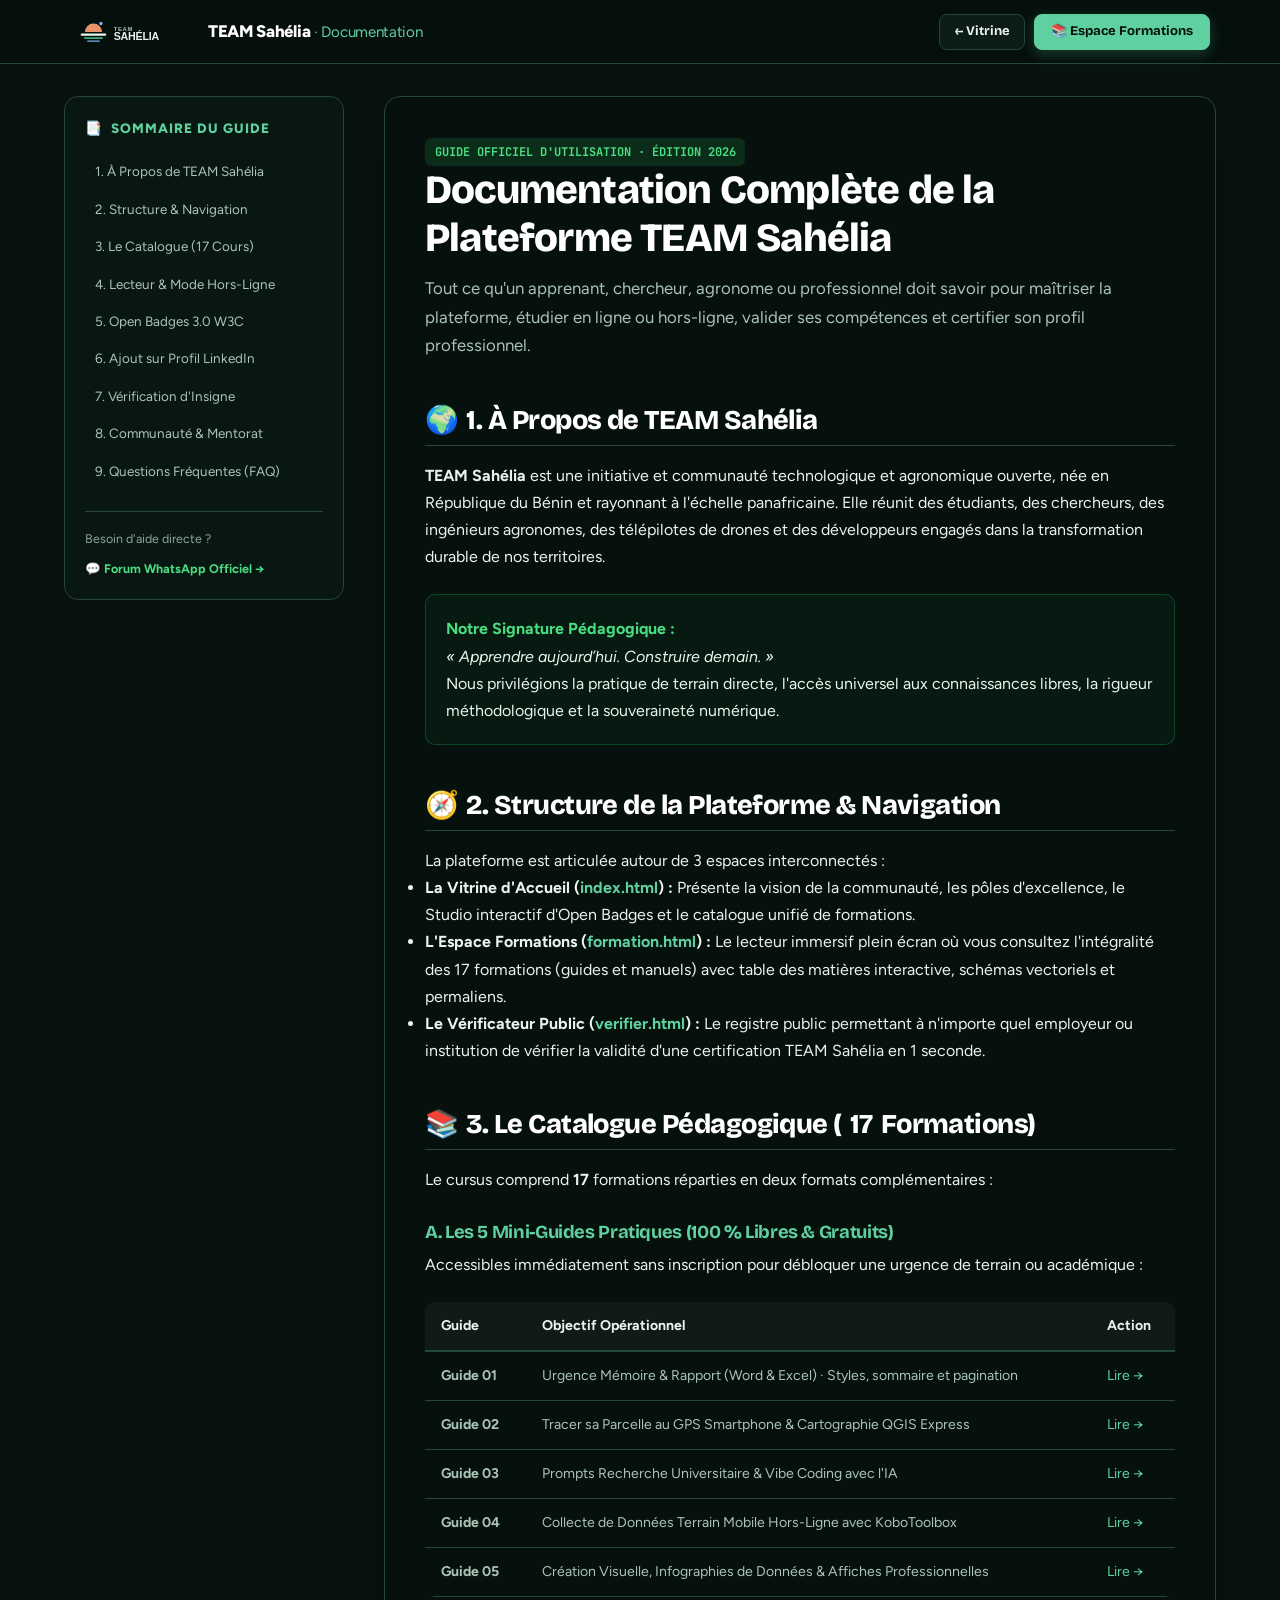
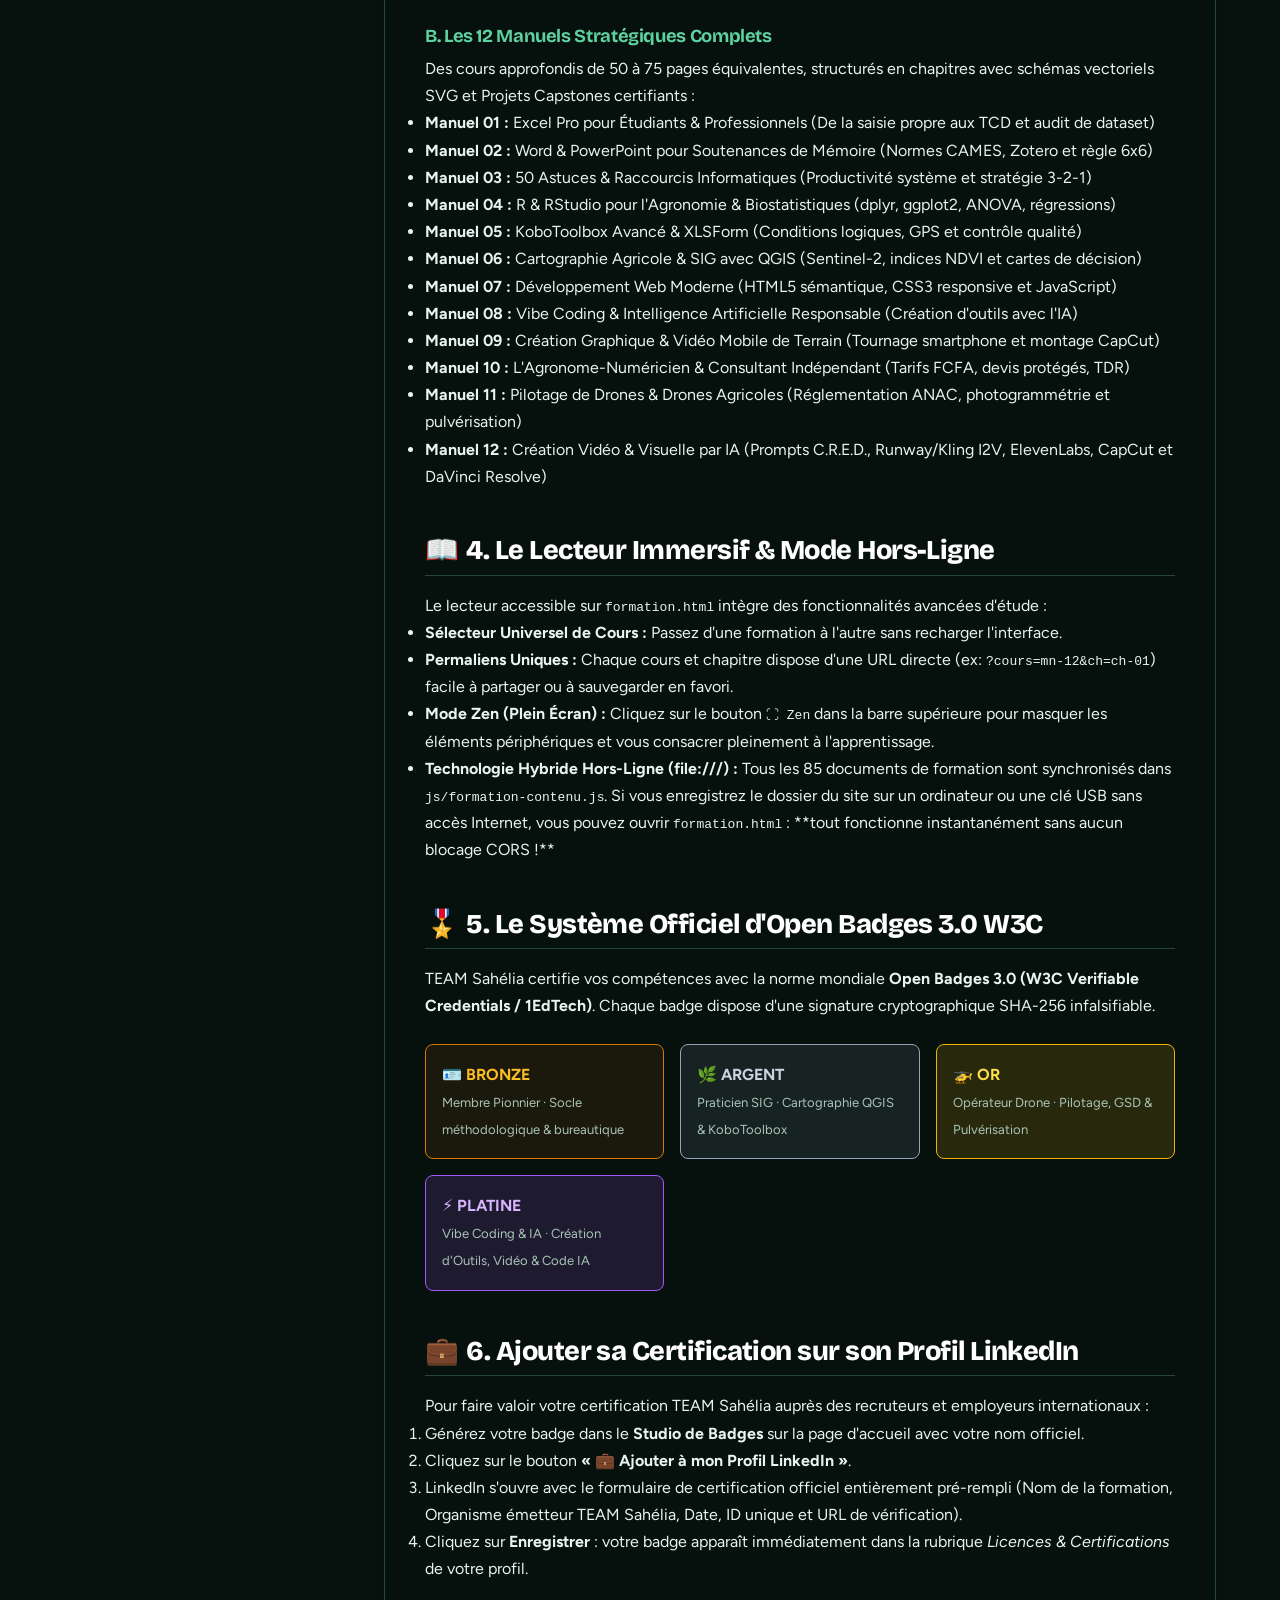
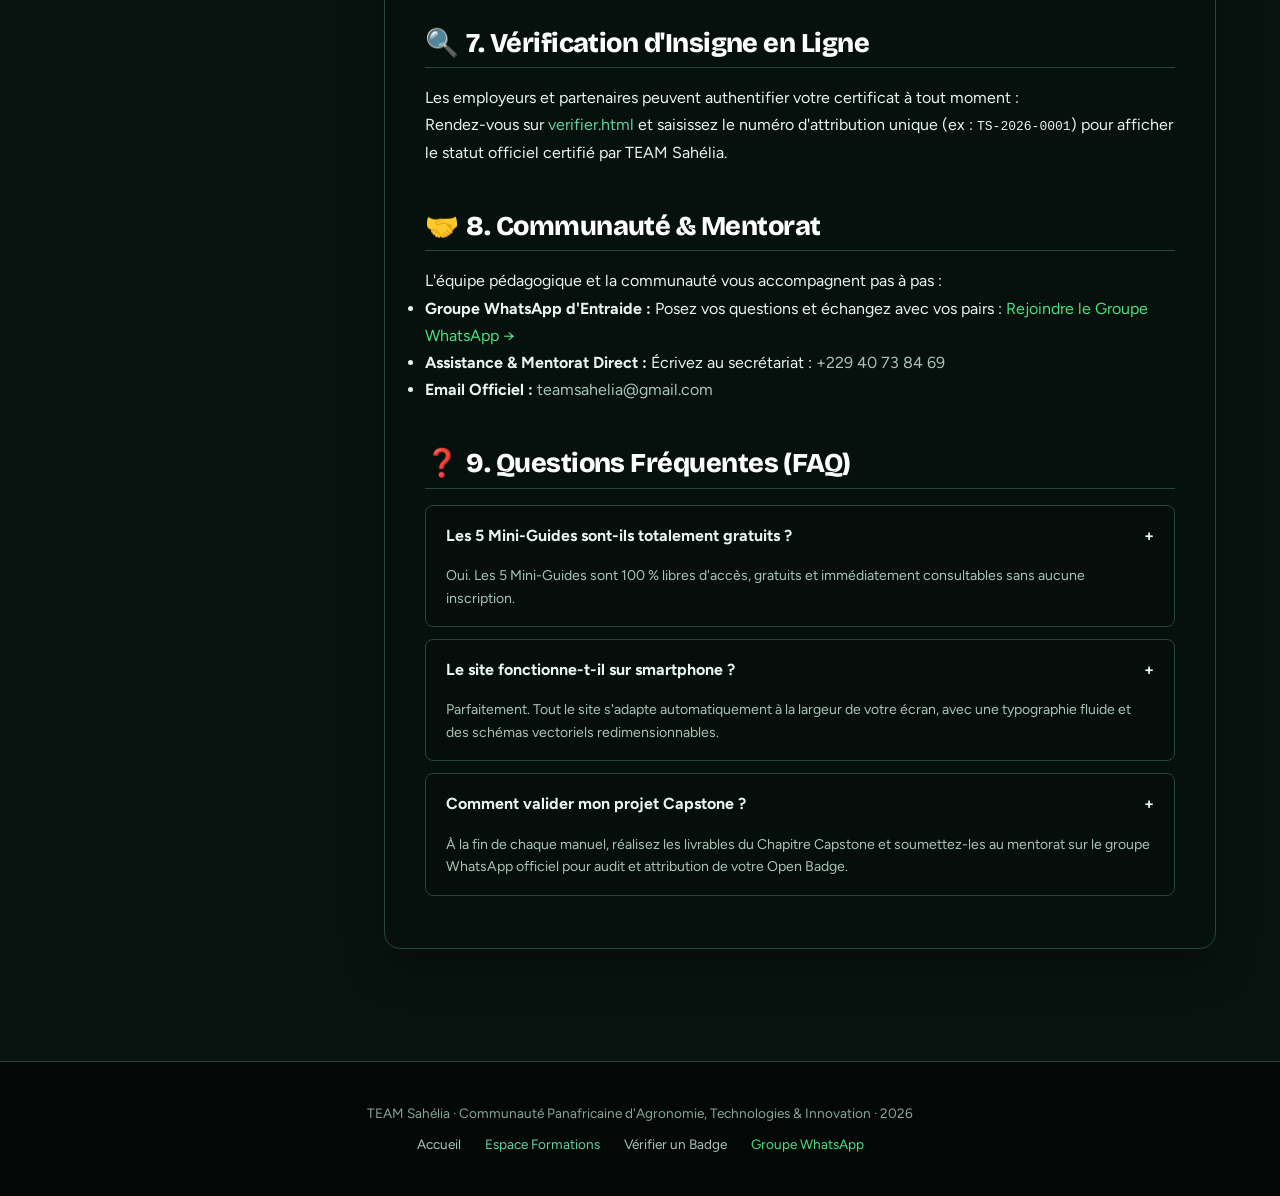
<file: documentation.html>
<!DOCTYPE html>
<html lang="fr">
<head>
  <meta charset="UTF-8">
  <meta name="viewport" content="width=device-width, initial-scale=1.0">
  <title>Guide & Documentation Officielle · TEAM Sahélia</title>
  <meta name="description" content="Guide d'utilisation officiel de la plateforme TEAM Sahélia : catalogue des formations, lecteur hors-ligne, certification Open Badges 3.0 et intégration LinkedIn.">
  <link rel="canonical" href="https://aremouolivier-ops.github.io/site-team-sahelia/documentation.html">
  <meta property="og:type" content="website">
  <meta property="og:site_name" content="TEAM Sahélia">
  <meta property="og:locale" content="fr_FR">
  <meta property="og:title" content="Guide & Documentation Officielle · TEAM Sahélia">
  <meta property="og:description" content="Manuel d'utilisation complet de la plateforme TEAM Sahélia, mode hors-ligne et intégration Open Badges LinkedIn.">
  <meta property="og:url" content="https://aremouolivier-ops.github.io/site-team-sahelia/documentation.html">
  <meta property="og:image" content="https://aremouolivier-ops.github.io/site-team-sahelia/assets/og-sahelia.png">
  <meta property="og:image:width" content="1200">
  <meta property="og:image:height" content="630">
  <meta name="twitter:card" content="summary_large_image">
  <link rel="icon" type="image/svg+xml" href="assets/logo-sahelia.svg">
  <link rel="icon" type="image/png" sizes="192x192" href="assets/icon-192.png">
  <link rel="apple-touch-icon" href="assets/icon-192.png">
  <link rel="manifest" href="manifest.json">
  <meta name="theme-color" content="#06100c">

  <!-- Polices et Styles Officiels -->
  <link rel="preconnect" href="https://fonts.googleapis.com">
  <link rel="preconnect" href="https://fonts.gstatic.com" crossorigin>
  <link rel="stylesheet" href="https://fonts.googleapis.com/css2?family=Bricolage+Grotesque:opsz,wght@12..96,600;12..96,700;12..96,800&family=Figtree:ital,wght@0,400;0,500;0,600;0,700;1,400;1,600&family=JetBrains+Mono:wght@500;700&display=swap">
  <link rel="stylesheet" href="css/style.css?v=2026.10">
  <link rel="stylesheet" href="css/formation.css?v=2026.10">
  <style>
    :root {
      --largeur-doc: 880px;
    }
    body {
      background-color: var(--fond);
      color: var(--texte);
      font-family: var(--police-corps);
      line-height: 1.7;
    }
    .doc-layout {
      display: grid;
      grid-template-columns: 280px 1fr;
      gap: 2.5rem;
      max-width: 1200px;
      margin: 2rem auto;
      padding: 0 1.5rem 5rem 1.5rem;
    }
    @media (max-width: 900px) {
      .doc-layout {
        grid-template-columns: 1fr;
        gap: 1.5rem;
        margin: 1rem auto;
      }
      .doc-sidebar {
        position: static !important;
        margin-bottom: 1rem;
      }
    }
    .doc-sidebar {
      position: sticky;
      top: 5.5rem;
      align-self: start;
      background: rgba(10, 26, 20, 0.7);
      backdrop-filter: blur(12px);
      border: 1px solid var(--bordure);
      border-radius: 14px;
      padding: 1.25rem;
      max-height: calc(100vh - 7rem);
      overflow-y: auto;
    }
    .doc-sidebar-titre {
      font-size: 0.85rem;
      text-transform: uppercase;
      letter-spacing: 1px;
      color: var(--marque);
      font-weight: 800;
      margin-bottom: 1rem;
      display: flex;
      align-items: center;
      gap: 0.5rem;
    }
    .doc-sommaire-liste {
      list-style: none;
      padding: 0;
      margin: 0;
      display: flex;
      flex-direction: column;
      gap: 0.35rem;
    }
    .doc-sommaire-lien {
      display: block;
      color: var(--texte-2);
      font-size: 0.84rem;
      text-decoration: none;
      padding: 0.45rem 0.65rem;
      border-radius: 6px;
      transition: all 0.2s ease;
      line-height: 1.3;
    }
    .doc-sommaire-lien:hover, .doc-sommaire-lien.actif {
      background: rgba(34, 197, 94, 0.12);
      color: #4ade80;
      transform: translateX(3px);
    }
    .doc-contenu {
      background: rgba(6, 16, 12, 0.6);
      border: 1px solid var(--bordure);
      border-radius: 16px;
      padding: 2.5rem;
      box-shadow: 0 20px 40px rgba(0,0,0,0.3);
    }
    @media (max-width: 600px) {
      .doc-contenu {
        padding: 1.5rem;
      }
    }
    .doc-contenu h1 {
      font-size: clamp(1.8rem, 3.5vw, 2.5rem);
      font-weight: 900;
      line-height: 1.2;
      color: #fff;
      margin-bottom: 0.75rem;
    }
    .doc-contenu h2 {
      font-size: clamp(1.3rem, 2.5vw, 1.7rem);
      font-weight: 800;
      color: #fff;
      margin-top: 2.75rem;
      margin-bottom: 1rem;
      padding-bottom: 0.5rem;
      border-bottom: 1px solid var(--bordure);
      display: flex;
      align-items: center;
      gap: 0.5rem;
    }
    .doc-contenu h3 {
      font-size: 1.15rem;
      font-weight: 700;
      color: var(--marque);
      margin-top: 1.75rem;
      margin-bottom: 0.5rem;
    }
    .doc-badge-pill {
      display: inline-flex;
      align-items: center;
      gap: 0.4rem;
      font-family: var(--police-mono);
      font-size: 0.75rem;
      font-weight: 700;
      padding: 0.25rem 0.6rem;
      border-radius: 6px;
      text-transform: uppercase;
    }
    .doc-card-info {
      background: rgba(34, 197, 94, 0.05);
      border: 1px solid rgba(34, 197, 94, 0.25);
      border-radius: 10px;
      padding: 1.25rem;
      margin: 1.5rem 0;
    }
    .doc-card-alerte {
      background: rgba(234, 179, 8, 0.05);
      border: 1px solid rgba(234, 179, 8, 0.25);
      border-radius: 10px;
      padding: 1.25rem;
      margin: 1.5rem 0;
    }
    .doc-tableau {
      width: 100%;
      border-collapse: collapse;
      margin: 1.5rem 0;
      font-size: 0.88rem;
    }
    .doc-tableau th {
      background: rgba(255,255,255,0.04);
      color: var(--texte);
      text-align: left;
      padding: 0.75rem 1rem;
      border-bottom: 2px solid var(--bordure);
      font-weight: 700;
    }
    .doc-tableau td {
      padding: 0.75rem 1rem;
      border-bottom: 1px solid var(--bordure);
      color: var(--texte-2);
    }
    .doc-tableau tr:hover td {
      background: rgba(255,255,255,0.015);
      color: var(--texte);
    }
    .doc-faq-item {
      border: 1px solid var(--bordure);
      border-radius: 8px;
      margin-bottom: 0.75rem;
      background: rgba(0,0,0,0.2);
    }
    .doc-faq-q {
      padding: 1rem 1.25rem;
      font-weight: 700;
      color: var(--texte);
      cursor: pointer;
      display: flex;
      justify-content: space-between;
      align-items: center;
      user-select: none;
    }
    .doc-faq-r {
      padding: 0 1.25rem 1rem 1.25rem;
      font-size: 0.88rem;
      color: var(--texte-2);
      line-height: 1.6;
    }

    /* En-tête et Conteneurs Responsive Documentation */
    .doc-header {
      border-bottom: 1px solid var(--bordure);
      background: rgba(6, 16, 12, 0.92);
      backdrop-filter: blur(12px);
      -webkit-backdrop-filter: blur(12px);
      position: sticky;
      top: 0;
      z-index: 100;
      min-height: 64px;
      padding: 0.5rem 0;
      display: flex;
      align-items: center;
    }
    .doc-header-rang {
      display: flex;
      justify-content: space-between;
      align-items: center;
      flex-wrap: wrap;
      gap: 0.55rem 0.9rem;
      width: 100%;
    }
    .doc-logo {
      display: flex;
      align-items: center;
      gap: 0.65rem;
      text-decoration: none;
      min-width: 0;
      max-width: 100%;
    }
    .doc-logo-titre {
      font-weight: 800;
      color: #fff;
      font-size: clamp(0.92rem, 2.2vw, 1.05rem);
      letter-spacing: -0.3px;
      line-height: 1.25;
      overflow-wrap: break-word;
    }
    .doc-actions {
      display: flex;
      align-items: center;
      flex-wrap: wrap;
      gap: 0.55rem;
      flex-shrink: 0;
      max-width: 100%;
    }
    .doc-actions .v-btn {
      min-height: 36px;
      white-space: nowrap;
    }
    .doc-sidebar,
    .doc-contenu {
      min-width: 0;
      max-width: 100%;
    }
    .doc-tableau-scroll {
      width: 100%;
      overflow-x: auto;
      -webkit-overflow-scrolling: touch;
      margin: 1.5rem 0;
      border-radius: 10px;
    }
    .doc-tableau-scroll .doc-tableau {
      margin: 0;
    }
    @media (min-width: 901px) {
      .doc-layout {
        grid-template-columns: 280px minmax(0, 1fr);
      }
    }
    @media (max-width: 600px) {
      .doc-header {
        position: relative;
        padding: 0.65rem 0;
      }
      .doc-header-rang {
        gap: 0.55rem;
      }
      .doc-actions {
        width: 100%;
      }
      .doc-actions .v-btn {
        flex: 1 1 130px;
        justify-content: center;
        padding: 0 0.75rem;
        font-size: 0.8rem;
      }
    }
  </style>
</head>
<body>

  <!-- ========================================================================= -->
  <!-- EN-TÊTE OFFICIEL DE LA DOCUMENTATION                                     -->
  <!-- ========================================================================= -->
  <header class="doc-header">
    <div class="enveloppe doc-header-rang">
      <a href="index.html" class="doc-logo">
        <img src="assets/logo-sahelia.svg" alt="TEAM Sahélia" style="height: 34px; width: auto; flex-shrink: 0;">
        <span class="doc-logo-titre">TEAM Sahélia <span style="color: var(--marque); font-weight: 400; font-size: 0.9em;">· Documentation</span></span>
      </a>

      <div class="doc-actions">
        <a href="index.html" class="v-btn v-btn--fantome" style="padding: 0 0.9rem; font-size: 0.82rem;">
          ← Vitrine
        </a>
        <a href="formation.html" class="v-btn v-btn--vert" style="padding: 0 1rem; font-size: 0.82rem;">
          📚 Espace Formations
        </a>
      </div>
    </div>
  </header>

  <!-- ========================================================================= -->
  <!-- STRUCTURE DU GUIDE : SIDEBAR SOMMAIRE + CONTENU STYLISÉ                   -->
  <!-- ========================================================================= -->
  <main class="doc-layout">

    <!-- Volet Sommaire Flottant -->
    <aside class="doc-sidebar">
      <div class="doc-sidebar-titre">
        <span>📑</span> Sommaire du Guide
      </div>
      <ul class="doc-sommaire-liste">
        <li><a href="#a-propos" class="doc-sommaire-lien">1. À Propos de TEAM Sahélia</a></li>
        <li><a href="#structure-navigation" class="doc-sommaire-lien">2. Structure &amp; Navigation</a></li>
        <li><a href="#catalogue" class="doc-sommaire-lien">3. Le Catalogue (<span class="compteur-total-cours">17</span> Cours)</a></li>
        <li><a href="#lecteur-hors-ligne" class="doc-sommaire-lien">4. Lecteur &amp; Mode Hors-Ligne</a></li>
        <li><a href="#open-badges" class="doc-sommaire-lien">5. Open Badges 3.0 W3C</a></li>
        <li><a href="#linkedin" class="doc-sommaire-lien">6. Ajout sur Profil LinkedIn</a></li>
        <li><a href="#verification" class="doc-sommaire-lien">7. Vérification d'Insigne</a></li>
        <li><a href="#communaute" class="doc-sommaire-lien">8. Communauté &amp; Mentorat</a></li>
        <li><a href="#faq" class="doc-sommaire-lien">9. Questions Fréquentes (FAQ)</a></li>
      </ul>

      <div style="margin-top: 1.5rem; padding-top: 1rem; border-top: 1px solid var(--bordure); font-size: 0.78rem; color: var(--texte-3);">
        <p style="margin: 0 0 0.5rem 0;">Besoin d'aide directe ?</p>
        <a href="https://chat.whatsapp.com/Gzp3bkauIIz8341VeMHOv7" target="_blank" rel="noopener noreferrer" style="color: #4ade80; text-decoration: none; font-weight: 700; display: flex; align-items: center; gap: 0.3rem;">
          💬 Forum WhatsApp Officiel →
        </a>
      </div>
    </aside>

    <!-- Contenu Principal Documentaire -->
    <article class="doc-contenu">

      <div style="margin-bottom: 2rem;">
        <span class="doc-badge-pill" style="background: rgba(34, 197, 94, 0.15); color: #4ade80;">Guide Officiel d'Utilisation · Édition 2026</span>
        <h1>Documentation Complète de la Plateforme TEAM Sahélia</h1>
        <p style="font-size: 1.05rem; color: var(--texte-2); margin-top: 0.5rem;">
          Tout ce qu'un apprenant, chercheur, agronome ou professionnel doit savoir pour maîtriser la plateforme, étudier en ligne ou hors-ligne, valider ses compétences et certifier son profil professionnel.
        </p>
      </div>

      <!-- Section 1 -->
      <section id="a-propos">
        <h2><span>🌍</span> 1. À Propos de TEAM Sahélia</h2>
        <p>
          <strong>TEAM Sahélia</strong> est une initiative et communauté technologique et agronomique ouverte, née en République du Bénin et rayonnant à l'échelle panafricaine.
          Elle réunit des étudiants, des chercheurs, des ingénieurs agronomes, des télépilotes de drones et des développeurs engagés dans la transformation durable de nos territoires.
        </p>
        <div class="doc-card-info">
          <strong style="color: #4ade80;">Notre Signature Pédagogique :</strong><br>
          <em>« Apprendre aujourd’hui. Construire demain. »</em><br>
          Nous privilégions la pratique de terrain directe, l'accès universel aux connaissances libres, la rigueur méthodologique et la souveraineté numérique.
        </div>
      </section>

      <!-- Section 2 -->
      <section id="structure-navigation">
        <h2><span>🧭</span> 2. Structure de la Plateforme &amp; Navigation</h2>
        <p>La plateforme est articulée autour de 3 espaces interconnectés :</p>
        <ul>
          <li><strong>La Vitrine d'Accueil (<a href="index.html" style="color: var(--marque);">index.html</a>) :</strong> Présente la vision de la communauté, les pôles d'excellence, le Studio interactif d'Open Badges et le catalogue unifié de formations.</li>
          <li><strong>L'Espace Formations (<a href="formation.html" style="color: var(--marque);">formation.html</a>) :</strong> Le lecteur immersif plein écran où vous consultez l'intégralité des 17 formations (guides et manuels) avec table des matières interactive, schémas vectoriels et permaliens.</li>
          <li><strong>Le Vérificateur Public (<a href="verifier.html" style="color: var(--marque);">verifier.html</a>) :</strong> Le registre public permettant à n'importe quel employeur ou institution de vérifier la validité d'une certification TEAM Sahélia en 1 seconde.</li>
        </ul>
      </section>

      <!-- Section 3 -->
      <section id="catalogue">
        <h2><span>📚</span> 3. Le Catalogue Pédagogique (<span class="compteur-total-cours">17</span> Formations)</h2>
        <p>
          Le cursus comprend <strong class="compteur-total-cours">17</strong> formations réparties en deux formats complémentaires :
        </p>

        <h3>A. Les <span class="compteur-guides">5</span> Mini-Guides Pratiques (100 % Libres &amp; Gratuits)</h3>
        <p>Accessibles immédiatement sans inscription pour débloquer une urgence de terrain ou académique :</p>
        <div class="doc-tableau-scroll">
        <table class="doc-tableau">
          <thead>
            <tr>
              <th>Guide</th>
              <th>Objectif Opérationnel</th>
              <th>Action</th>
            </tr>
          </thead>
          <tbody>
            <tr>
              <td><strong>Guide 01</strong></td>
              <td>Urgence Mémoire &amp; Rapport (Word &amp; Excel) · Styles, sommaire et pagination</td>
              <td><a href="formation.html?cours=guide-01" style="color: var(--marque);">Lire →</a></td>
            </tr>
            <tr>
              <td><strong>Guide 02</strong></td>
              <td>Tracer sa Parcelle au GPS Smartphone &amp; Cartographie QGIS Express</td>
              <td><a href="formation.html?cours=guide-02" style="color: var(--marque);">Lire →</a></td>
            </tr>
            <tr>
              <td><strong>Guide 03</strong></td>
              <td>Prompts Recherche Universitaire &amp; Vibe Coding avec l'IA</td>
              <td><a href="formation.html?cours=guide-03" style="color: var(--marque);">Lire →</a></td>
            </tr>
            <tr>
              <td><strong>Guide 04</strong></td>
              <td>Collecte de Données Terrain Mobile Hors-Ligne avec KoboToolbox</td>
              <td><a href="formation.html?cours=guide-04" style="color: var(--marque);">Lire →</a></td>
            </tr>
            <tr>
              <td><strong>Guide 05</strong></td>
              <td>Création Visuelle, Infographies de Données &amp; Affiches Professionnelles</td>
              <td><a href="formation.html?cours=guide-05" style="color: var(--marque);">Lire →</a></td>
            </tr>
          </tbody>
        </table>
        </div>

        <h3>B. Les <span class="compteur-manuels">12</span> Manuels Stratégiques Complets</h3>
        <p>Des cours approfondis de 50 à 75 pages équivalentes, structurés en chapitres avec schémas vectoriels SVG et Projets Capstones certifiants :</p>
        <ul>
          <li><strong>Manuel 01 :</strong> Excel Pro pour Étudiants &amp; Professionnels (De la saisie propre aux TCD et audit de dataset)</li>
          <li><strong>Manuel 02 :</strong> Word &amp; PowerPoint pour Soutenances de Mémoire (Normes CAMES, Zotero et règle 6x6)</li>
          <li><strong>Manuel 03 :</strong> 50 Astuces &amp; Raccourcis Informatiques (Productivité système et stratégie 3-2-1)</li>
          <li><strong>Manuel 04 :</strong> R &amp; RStudio pour l'Agronomie &amp; Biostatistiques (dplyr, ggplot2, ANOVA, régressions)</li>
          <li><strong>Manuel 05 :</strong> KoboToolbox Avancé &amp; XLSForm (Conditions logiques, GPS et contrôle qualité)</li>
          <li><strong>Manuel 06 :</strong> Cartographie Agricole &amp; SIG avec QGIS (Sentinel-2, indices NDVI et cartes de décision)</li>
          <li><strong>Manuel 07 :</strong> Développement Web Moderne (HTML5 sémantique, CSS3 responsive et JavaScript)</li>
          <li><strong>Manuel 08 :</strong> Vibe Coding &amp; Intelligence Artificielle Responsable (Création d'outils avec l'IA)</li>
          <li><strong>Manuel 09 :</strong> Création Graphique &amp; Vidéo Mobile de Terrain (Tournage smartphone et montage CapCut)</li>
          <li><strong>Manuel 10 :</strong> L'Agronome-Numéricien &amp; Consultant Indépendant (Tarifs FCFA, devis protégés, TDR)</li>
          <li><strong>Manuel 11 :</strong> Pilotage de Drones &amp; Drones Agricoles (Réglementation ANAC, photogrammétrie et pulvérisation)</li>
          <li><strong>Manuel 12 :</strong> Création Vidéo &amp; Visuelle par IA (Prompts C.R.E.D., Runway/Kling I2V, ElevenLabs, CapCut et DaVinci Resolve)</li>
        </ul>
      </section>

      <!-- Section 4 -->
      <section id="lecteur-hors-ligne">
        <h2><span>📖</span> 4. Le Lecteur Immersif &amp; Mode Hors-Ligne</h2>
        <p>
          Le lecteur accessible sur <code>formation.html</code> intègre des fonctionnalités avancées d'étude :
        </p>
        <ul>
          <li><strong>Sélecteur Universel de Cours :</strong> Passez d'une formation à l'autre sans recharger l'interface.</li>
          <li><strong>Permaliens Uniques :</strong> Chaque cours et chapitre dispose d'une URL directe (ex: <code>?cours=mn-12&amp;ch=ch-01</code>) facile à partager ou à sauvegarder en favori.</li>
          <li><strong>Mode Zen (Plein Écran) :</strong> Cliquez sur le bouton <code>⛶ Zen</code> dans la barre supérieure pour masquer les éléments périphériques et vous consacrer pleinement à l'apprentissage.</li>
          <li><strong>Technologie Hybride Hors-Ligne (file:///) :</strong>  
            Tous les 85 documents de formation sont synchronisés dans <code>js/formation-contenu.js</code>. Si vous enregistrez le dossier du site sur un ordinateur ou une clé USB sans accès Internet, vous pouvez ouvrir <code>formation.html</code> : **tout fonctionne instantanément sans aucun blocage CORS !**
          </li>
        </ul>
      </section>

      <!-- Section 5 -->
      <section id="open-badges">
        <h2><span>🎖️</span> 5. Le Système Officiel d'Open Badges 3.0 W3C</h2>
        <p>
          TEAM Sahélia certifie vos compétences avec la norme mondiale <strong>Open Badges 3.0 (W3C Verifiable Credentials / 1EdTech)</strong>.
          Chaque badge dispose d'une signature cryptographique SHA-256 infalsifiable.
        </p>
        <div style="display: grid; grid-template-columns: repeat(auto-fit, minmax(min(100%, 180px), 1fr)); gap: 1rem; margin: 1.5rem 0;">
          <div style="background: rgba(180, 83, 9, 0.12); border: 1px solid #d97706; padding: 1rem; border-radius: 8px;">
            <strong style="color: #fbbf24;">🪪 BRONZE</strong><br>
            <span style="font-size: 0.82rem; color: var(--texte-2);">Membre Pionnier · Socle méthodologique &amp; bureautique</span>
          </div>
          <div style="background: rgba(148, 163, 184, 0.12); border: 1px solid #94a3b8; padding: 1rem; border-radius: 8px;">
            <strong style="color: #cbd5e1;">🌿 ARGENT</strong><br>
            <span style="font-size: 0.82rem; color: var(--texte-2);">Praticien SIG · Cartographie QGIS &amp; KoboToolbox</span>
          </div>
          <div style="background: rgba(234, 179, 8, 0.15); border: 1px solid #eab308; padding: 1rem; border-radius: 8px;">
            <strong style="color: #fde047;">🚁 OR</strong><br>
            <span style="font-size: 0.82rem; color: var(--texte-2);">Opérateur Drone · Pilotage, GSD &amp; Pulvérisation</span>
          </div>
          <div style="background: rgba(168, 85, 247, 0.15); border: 1px solid #a855f7; padding: 1rem; border-radius: 8px;">
            <strong style="color: #d8b4fe;">⚡ PLATINE</strong><br>
            <span style="font-size: 0.82rem; color: var(--texte-2);">Vibe Coding &amp; IA · Création d'Outils, Vidéo &amp; Code IA</span>
          </div>
        </div>
      </section>

      <!-- Section 6 -->
      <section id="linkedin">
        <h2><span>💼</span> 6. Ajouter sa Certification sur son Profil LinkedIn</h2>
        <p>
          Pour faire valoir votre certification TEAM Sahélia auprès des recruteurs et employeurs internationaux :
        </p>
        <ol>
          <li>Générez votre badge dans le <strong>Studio de Badges</strong> sur la page d'accueil avec votre nom officiel.</li>
          <li>Cliquez sur le bouton <strong>« 💼 Ajouter à mon Profil LinkedIn »</strong>.</li>
          <li>LinkedIn s'ouvre avec le formulaire de certification officiel entièrement pré-rempli (Nom de la formation, Organisme émetteur TEAM Sahélia, Date, ID unique et URL de vérification).</li>
          <li>Cliquez sur <strong>Enregistrer</strong> : votre badge apparaît immédiatement dans la rubrique <em>Licences &amp; Certifications</em> de votre profil.</li>
        </ol>
      </section>

      <!-- Section 7 -->
      <section id="verification">
        <h2><span>🔍</span> 7. Vérification d'Insigne en Ligne</h2>
        <p>
          Les employeurs et partenaires peuvent authentifier votre certificat à tout moment :
        </p>
        <p>
          Rendez-vous sur <a href="verifier.html" style="color: var(--marque);">verifier.html</a> et saisissez le numéro d'attribution unique (ex : <code>TS-2026-0001</code>) pour afficher le statut officiel certifié par TEAM Sahélia.
        </p>
      </section>

      <!-- Section 8 -->
      <section id="communaute">
        <h2><span>🤝</span> 8. Communauté &amp; Mentorat</h2>
        <p>L'équipe pédagogique et la communauté vous accompagnent pas à pas :</p>
        <ul>
          <li><strong>Groupe WhatsApp d'Entraide :</strong> Posez vos questions et échangez avec vos pairs : <a href="https://chat.whatsapp.com/Gzp3bkauIIz8341VeMHOv7" target="_blank" rel="noopener noreferrer" style="color: #4ade80;">Rejoindre le Groupe WhatsApp →</a></li>
          <li><strong>Assistance &amp; Mentorat Direct :</strong> Écrivez au secrétariat : <a href="https://wa.me/22940738469" target="_blank" rel="noopener noreferrer" style="color: var(--texte-2);">+229 40 73 84 69</a></li>
          <li><strong>Email Officiel :</strong> <a href="mailto:teamsahelia@gmail.com" style="color: var(--texte-2);">teamsahelia@gmail.com</a></li>
        </ul>
      </section>

      <!-- Section 9 -->
      <section id="faq">
        <h2><span>❓</span> 9. Questions Fréquentes (FAQ)</h2>

        <div class="doc-faq-item">
          <div class="doc-faq-q">Les 5 Mini-Guides sont-ils totalement gratuits ? <span>+</span></div>
          <div class="doc-faq-r">Oui. Les 5 Mini-Guides sont 100 % libres d'accès, gratuits et immédiatement consultables sans aucune inscription.</div>
        </div>

        <div class="doc-faq-item">
          <div class="doc-faq-q">Le site fonctionne-t-il sur smartphone ? <span>+</span></div>
          <div class="doc-faq-r">Parfaitement. Tout le site s'adapte automatiquement à la largeur de votre écran, avec une typographie fluide et des schémas vectoriels redimensionnables.</div>
        </div>

        <div class="doc-faq-item">
          <div class="doc-faq-q">Comment valider mon projet Capstone ? <span>+</span></div>
          <div class="doc-faq-r">À la fin de chaque manuel, réalisez les livrables du Chapitre Capstone et soumettez-les au mentorat sur le groupe WhatsApp officiel pour audit et attribution de votre Open Badge.</div>
        </div>
      </section>

    </article>
  </main>

  <!-- ========================================================================= -->
  <!-- PIED DE PAGE                                                              -->
  <!-- ========================================================================= -->
  <footer style="border-top: 1px solid var(--bordure); padding: 2.5rem 0; background: #030806; font-size: 0.85rem; color: var(--texte-3); text-align: center;">
    <div class="enveloppe">
      <p style="margin: 0 0 0.5rem 0;">TEAM Sahélia · Communauté Panafricaine d'Agronomie, Technologies &amp; Innovation · 2026</p>
      <div style="display: flex; justify-content: center; gap: 1.5rem; flex-wrap: wrap;">
        <a href="index.html" style="color: var(--texte-2); text-decoration: none;">Accueil</a>
        <a href="formation.html" style="color: var(--marque); text-decoration: none;">Espace Formations</a>
        <a href="verifier.html" style="color: var(--texte-2); text-decoration: none;">Vérifier un Badge</a>
        <a href="https://chat.whatsapp.com/Gzp3bkauIIz8341VeMHOv7" target="_blank" rel="noopener noreferrer" style="color: #4ade80; text-decoration: none;">Groupe WhatsApp</a>
      </div>
    </div>
  </footer>

  <script src="js/formation-catalogue.js"></script>
  <script>
    // Synchronisation automatique des compteurs dans la documentation
    document.addEventListener('DOMContentLoaded', () => {
      if (window.SaheliaCatalogue) {
        const Cat = window.SaheliaCatalogue;
        const total = Cat.listerTous().length;
        const manuels = Cat.listerManuelsProteges().length;
        const guides = Cat.listerGuidesLibres().length;
        document.querySelectorAll('.compteur-total-cours').forEach(el => el.textContent = total);
        document.querySelectorAll('.compteur-manuels').forEach(el => el.textContent = manuels);
        document.querySelectorAll('.compteur-guides').forEach(el => el.textContent = guides);
      }
    });
  </script>
</body>
</html>
</file>
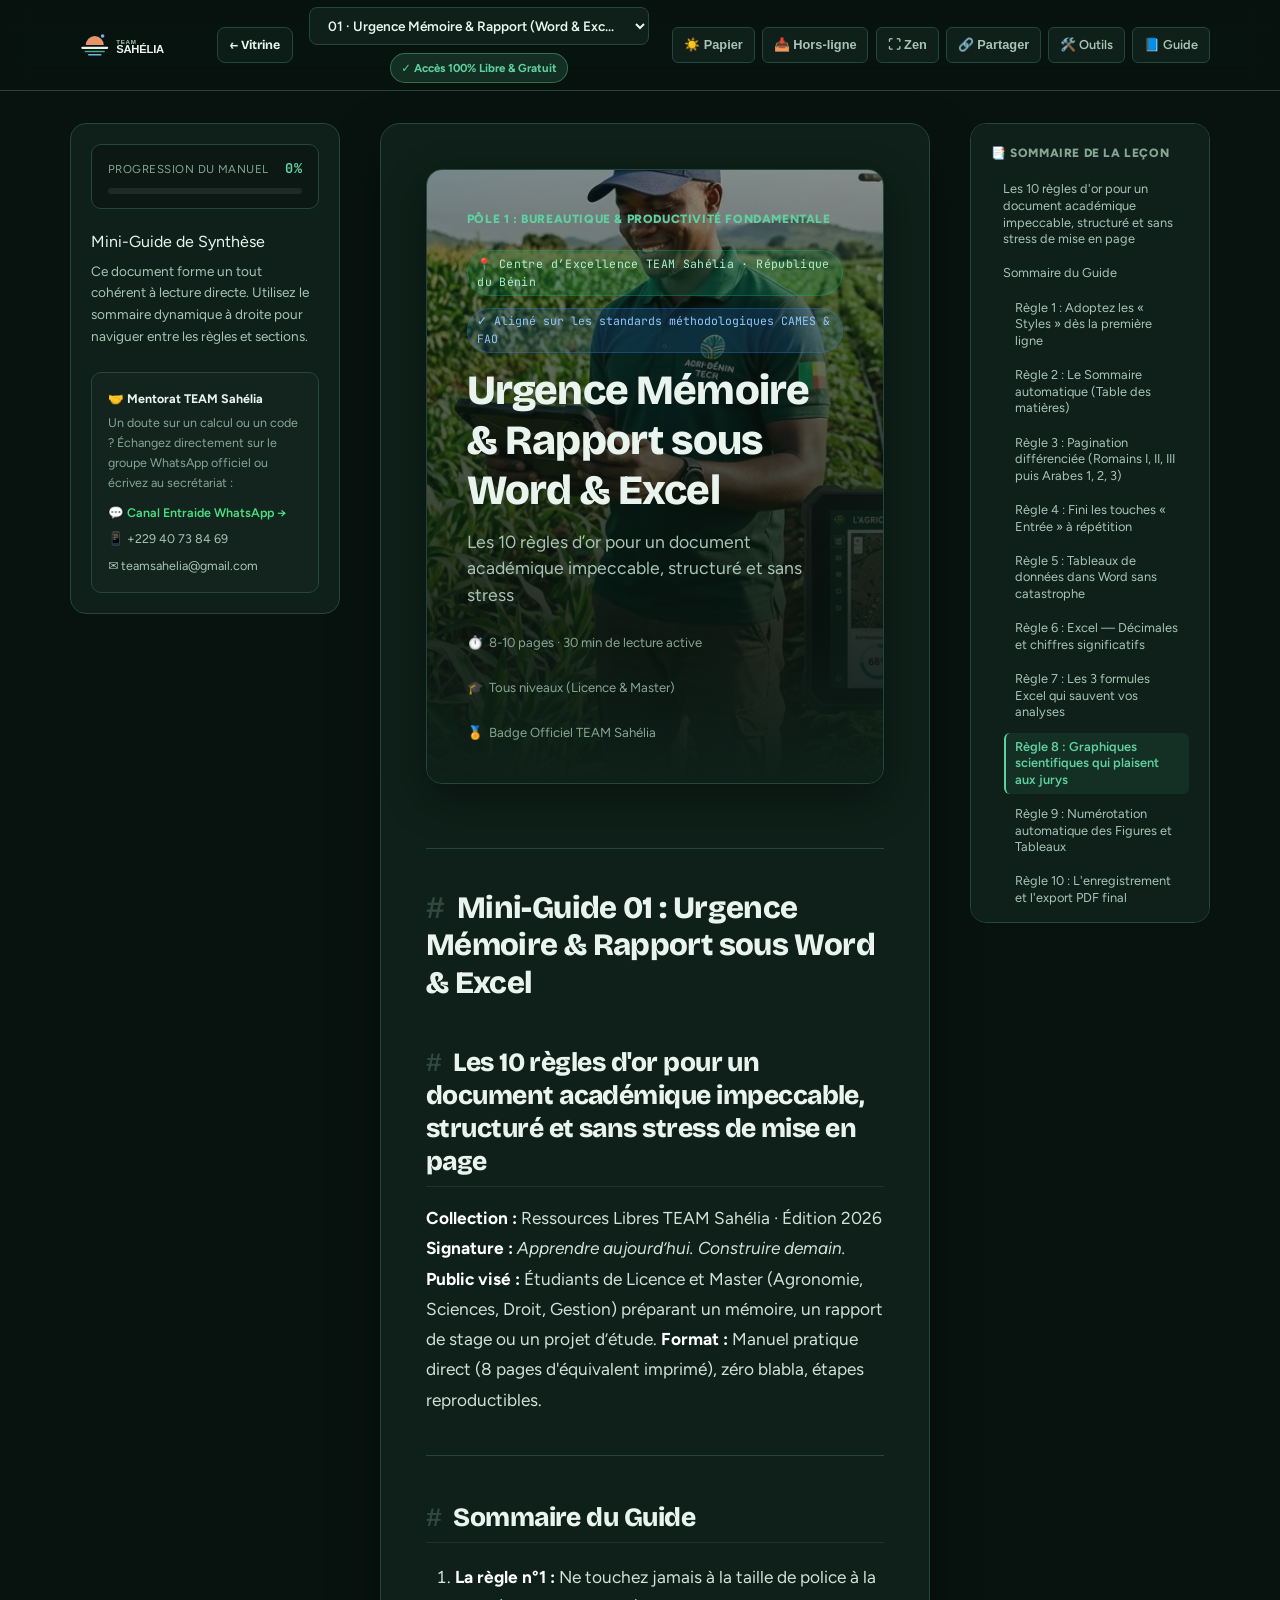
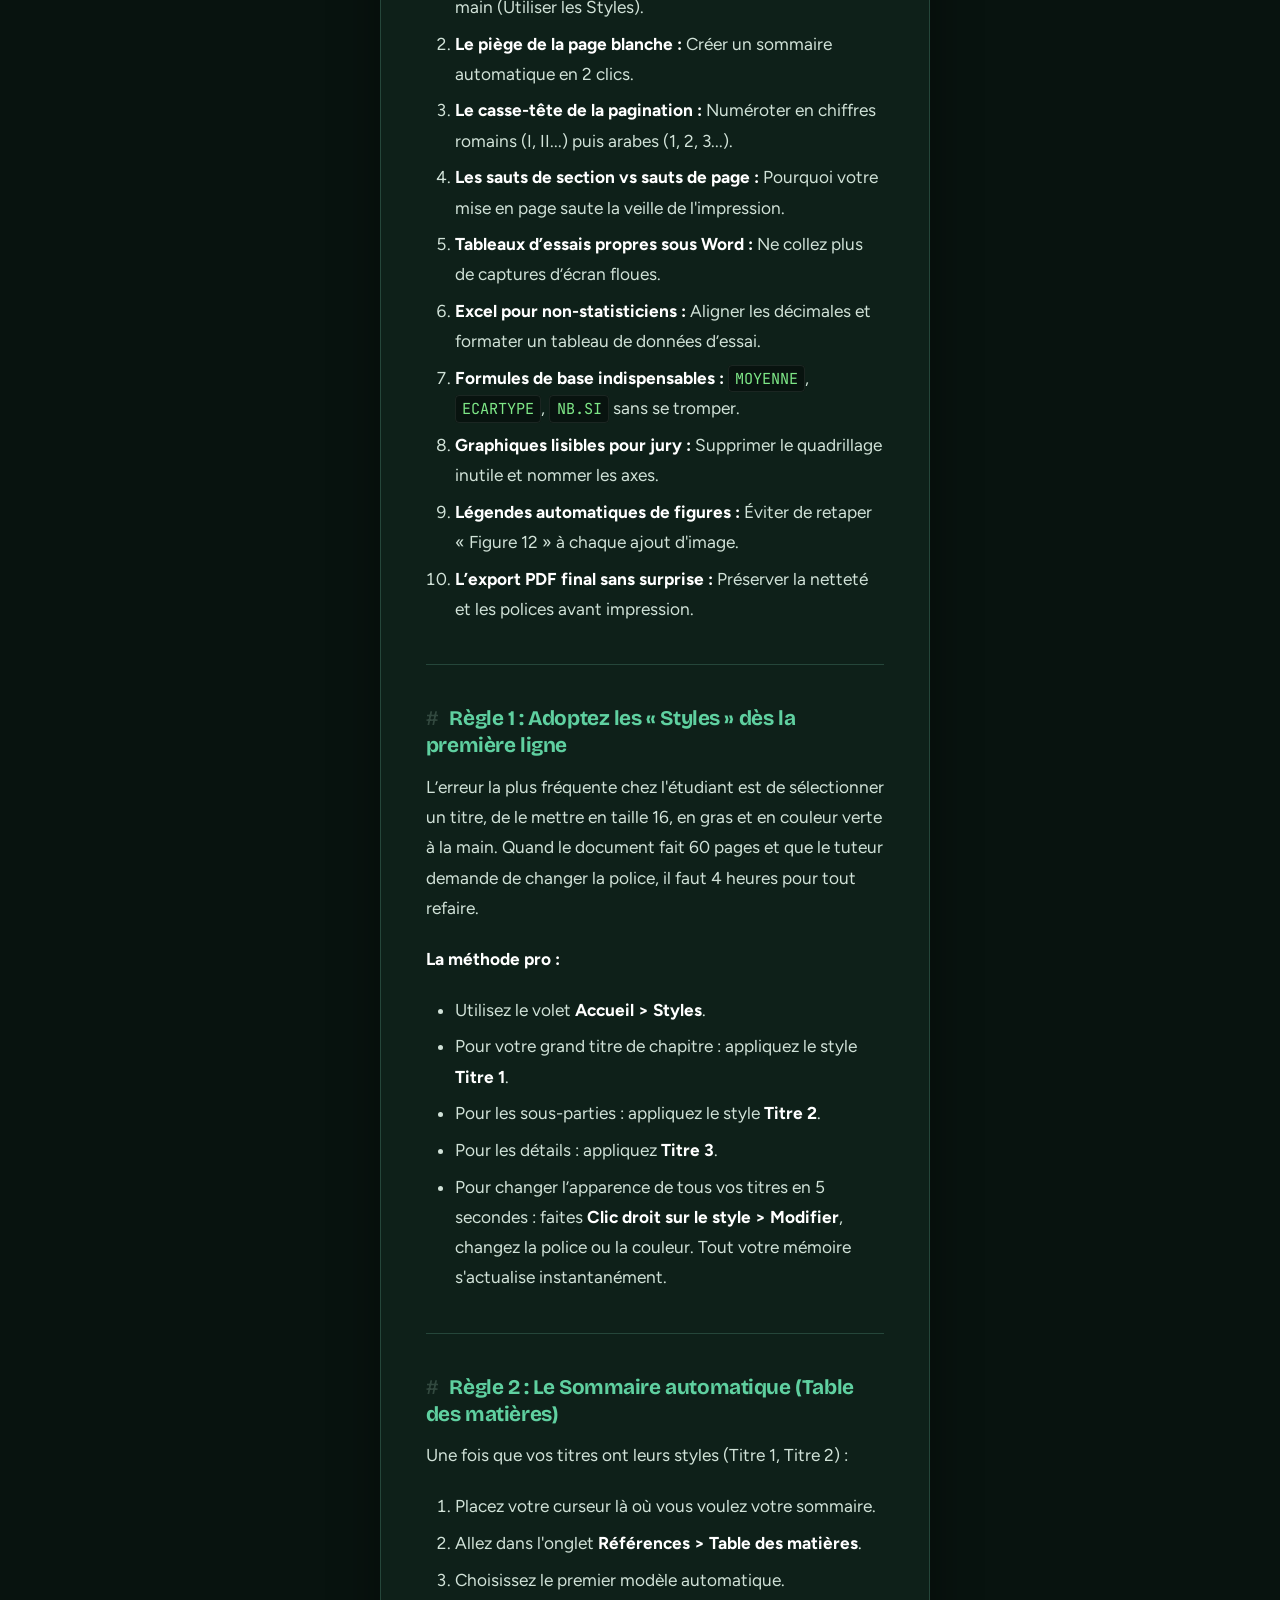
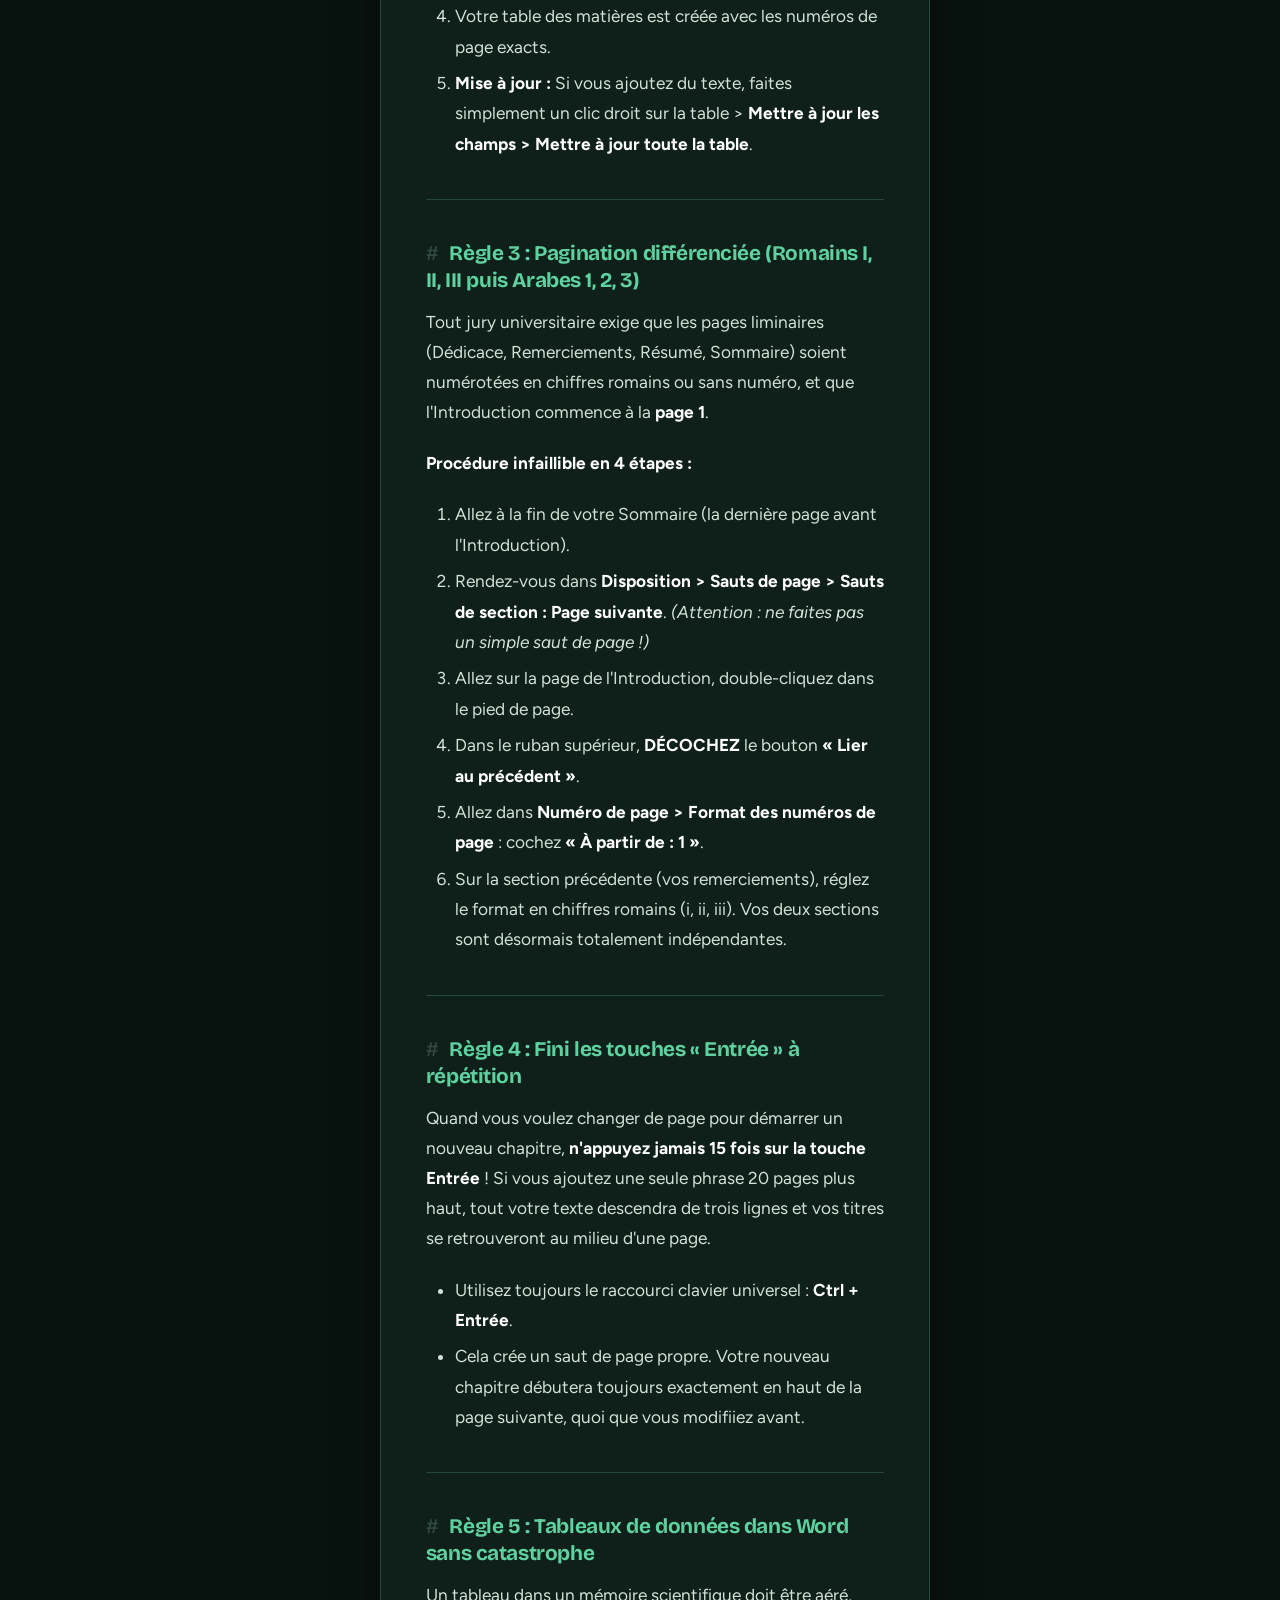
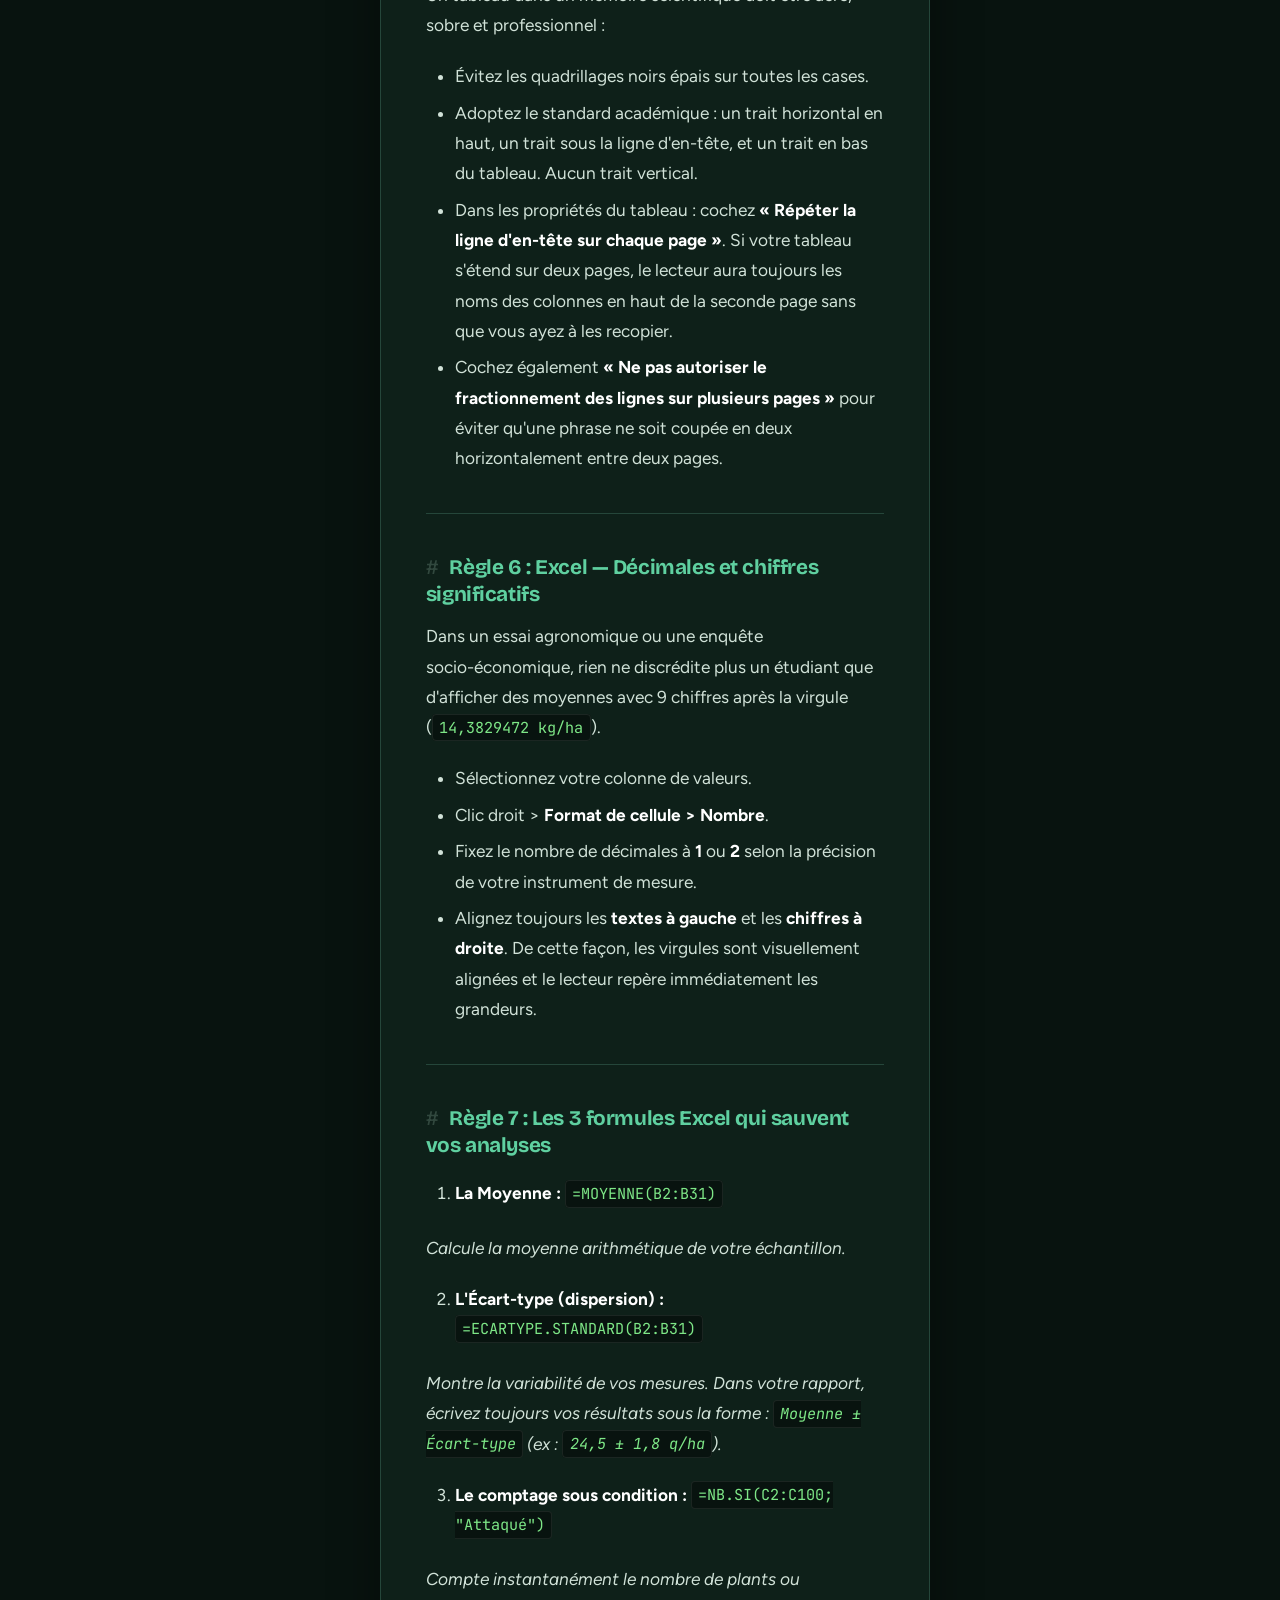
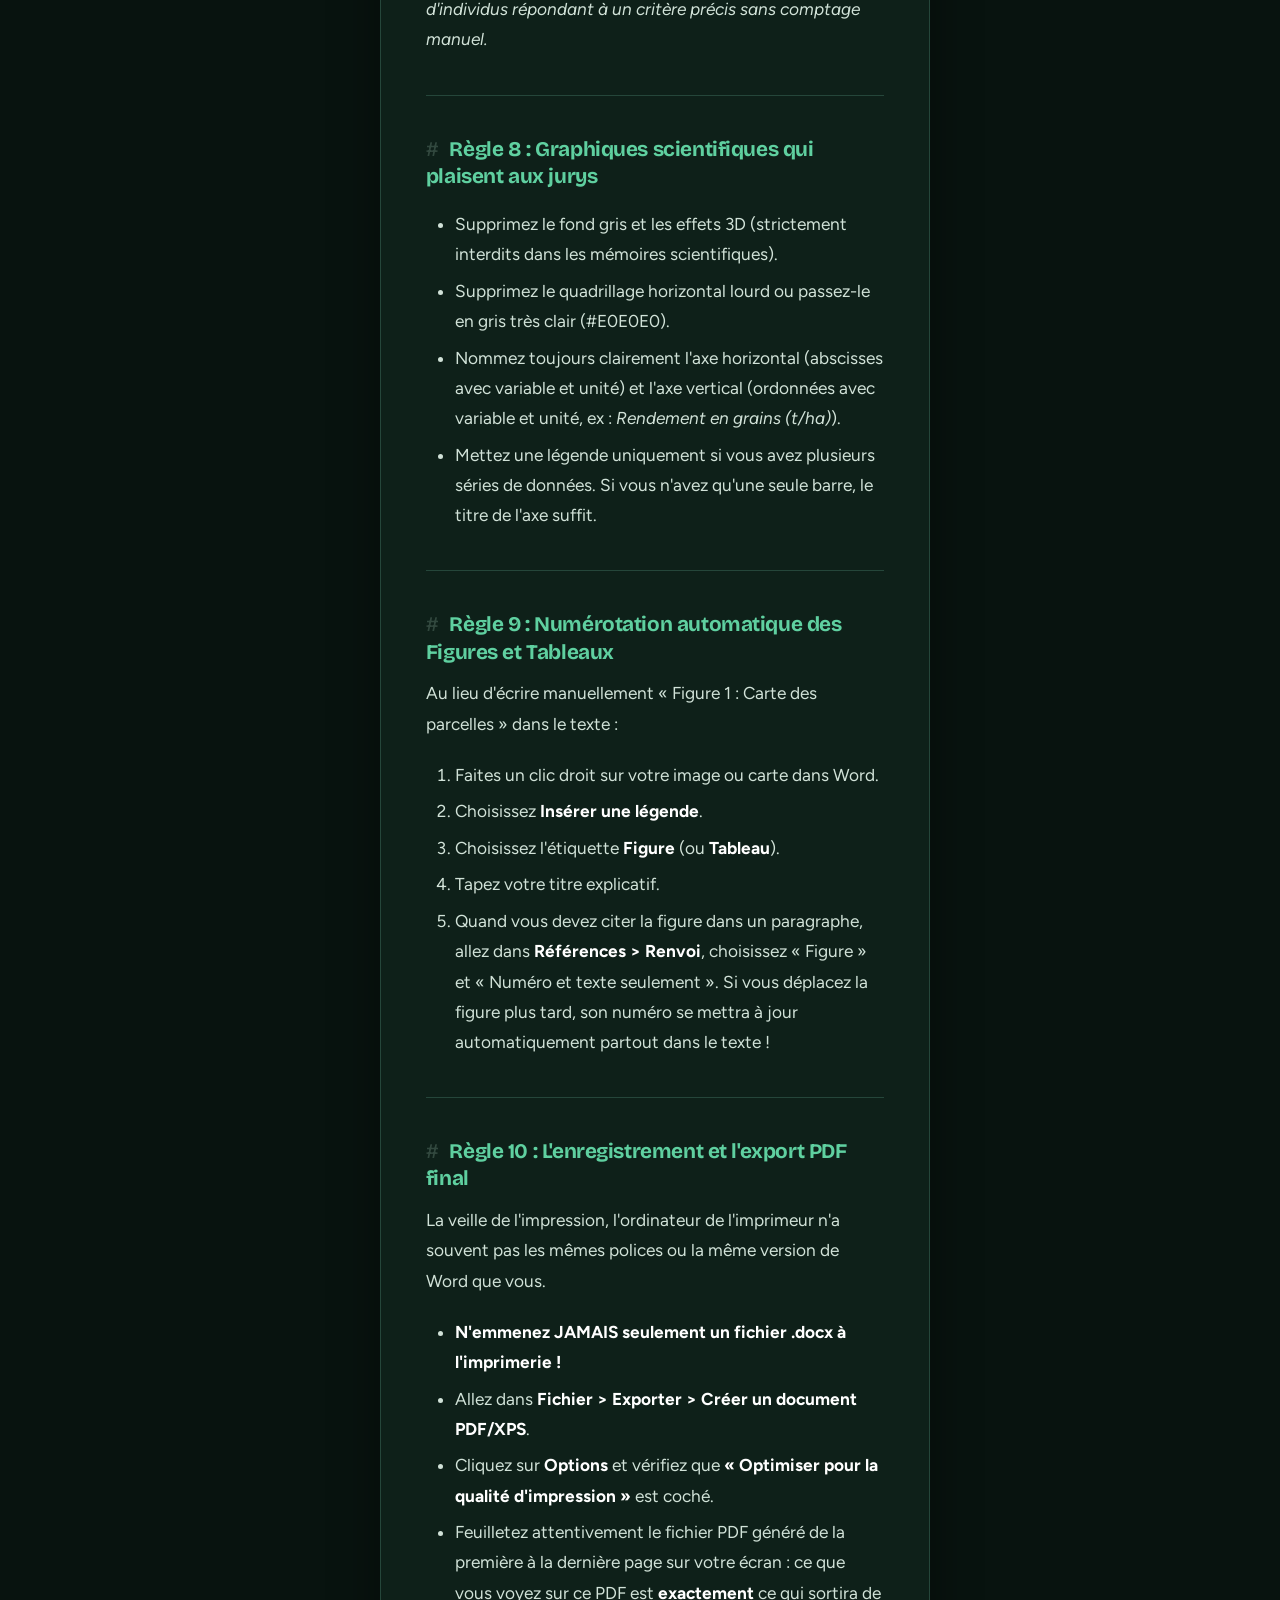
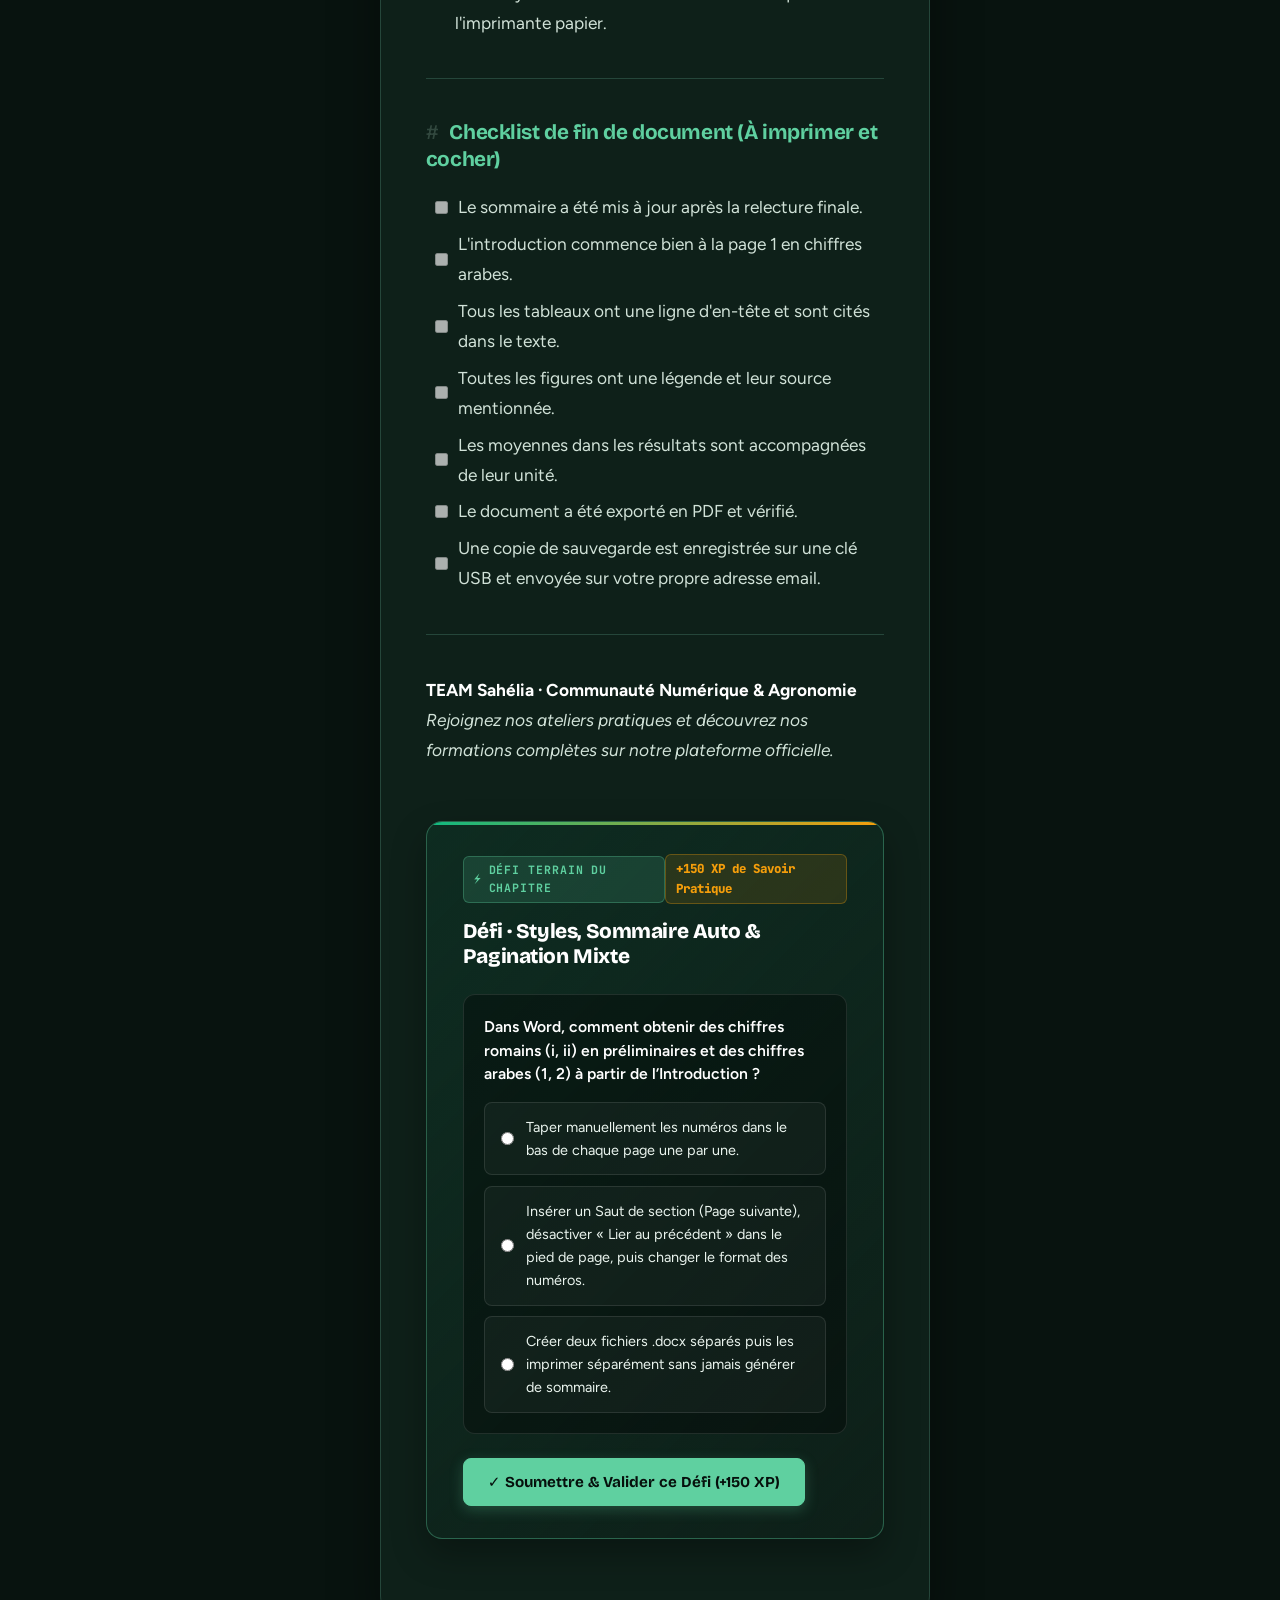
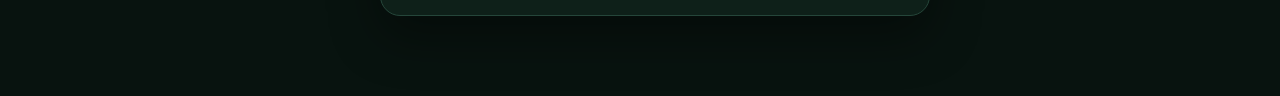
<file: formation.html>
<!DOCTYPE html>
<html lang="fr">
<head>
  <meta charset="UTF-8">
  <meta name="viewport" content="width=device-width, initial-scale=1.0">
  <title>Espace de Formation & Bibliothèque Pédagogique · TEAM Sahélia</title>
  <meta name="description" content="Plateforme officielle de lecture et d'apprentissage de TEAM Sahélia : manuels d'agronomie, cartographie QGIS, bureautique professionnelle et Vibe Coding IA.">
  <link rel="canonical" href="https://aremouolivier-ops.github.io/site-team-sahelia/formation.html">
  <meta property="og:type" content="website">
  <meta property="og:site_name" content="TEAM Sahélia">
  <meta property="og:locale" content="fr_FR">
  <meta property="og:title" content="Espace de Formation & Bibliothèque Pédagogique · TEAM Sahélia">
  <meta property="og:description" content="17 cours et manuels interactifs avec schémas vectoriels SVG et consultation hors-ligne.">
  <meta property="og:url" content="https://aremouolivier-ops.github.io/site-team-sahelia/formation.html">
  <meta property="og:image" content="https://aremouolivier-ops.github.io/site-team-sahelia/assets/og-sahelia.png">
  <meta property="og:image:width" content="1200">
  <meta property="og:image:height" content="630">
  <meta name="twitter:card" content="summary_large_image">
  <link rel="icon" type="image/svg+xml" href="assets/logo-sahelia.svg">
  <link rel="icon" type="image/png" sizes="192x192" href="assets/icon-192.png">
  <link rel="apple-touch-icon" href="assets/icon-192.png">
  <link rel="manifest" href="manifest.json">
  <meta name="theme-color" content="#08130f">

  <!-- Pré-connexions Polices Officielles -->
  <link rel="preconnect" href="https://fonts.googleapis.com">
  <link rel="preconnect" href="https://fonts.gstatic.com" crossorigin>
  <link rel="stylesheet" href="https://fonts.googleapis.com/css2?family=Bricolage+Grotesque:opsz,wght@12..96,600;12..96,700;12..96,800&family=Figtree:ital,wght@0,400;0,500;0,600;0,700;1,400;1,600&family=JetBrains+Mono:wght@500;700&display=swap">

  <!-- Polices et Styles Officiels -->
  <link rel="stylesheet" href="css/style.css?v=2026.10">
  <link rel="stylesheet" href="css/formation.css?v=2026.10">
</head>
<body id="conteneur-article-pedagogique">

  <!-- ========================================================================= -->
  <!-- 1. TOPBAR DU LECTEUR DE FORMATION                                         -->
  <!-- ========================================================================= -->
  <header class="topbar-lecteur">
    <div class="enveloppe topbar-conteneur">
      <!-- Logo et Retour Accueil -->
      <div class="topbar-gauche">
        <a href="index.html" class="logo-lien" style="display: flex; align-items: center; gap: 0.6rem; text-decoration: none;">
          <img src="assets/logo-sahelia.svg" alt="TEAM Sahélia" style="height: 36px; width: auto;">
        </a>
        <a href="index.html" class="v-btn v-btn--fantome" style="min-height: 36px; padding: 0 0.75rem; font-size: 0.78rem;">
          ← Vitrine
        </a>
      </div>

      <!-- Sélecteur rapide de cours -->
      <div class="topbar-centre-cours">
        <label for="select-navigation-cours" style="font-size: 0.78rem; color: var(--texte-3); display: none;">Cours :</label>
        <select id="select-navigation-cours" class="selecteur-cours-select" aria-label="Choisir un cours ou manuel">
          <optgroup label="📚 Les 5 Mini-Guides Libres (100% Gratuits)">
            <option value="guide-01">01 · Urgence Mémoire & Rapport (Word & Excel)</option>
            <option value="guide-02">02 · Tracer sa Parcelle GPS & QGIS</option>
            <option value="guide-03">03 · Prompts Recherche & Vibe Coding IA</option>
            <option value="guide-04">04 · Collecte Numérique Terrain KoboToolbox</option>
            <option value="guide-05">05 · Création Visuelle & Affiches Pro</option>
          </optgroup>
          <optgroup label="📖 Les 12 Manuels Stratégiques (Accès 100% Libre &amp; Gratuit)">
            <option value="mn-01">Manuel 01 · Excel Pro Étudiants & Professionnels (Complet)</option>
            <option value="mn-02">Manuel 02 · Word & PowerPoint Pro (Mémoires)</option>
            <option value="mn-03">Manuel 03 · 50 Astuces & Raccourcis PC</option>
            <option value="mn-04">Manuel 04 · R & RStudio pour l’Agronomie</option>
            <option value="mn-05">Manuel 05 · KoboToolbox & Enquêtes Mobiles</option>
            <option value="mn-06">Manuel 06 · Cartographie Agricole & SIG QGIS</option>
            <option value="mn-07">Manuel 07 · Développement Web Moderne</option>
            <option value="mn-08">Manuel 08 · Vibe Coding & IA Responsable</option>
            <option value="mn-09">Manuel 09 · Création Graphique & Vidéo Mobile</option>
            <option value="mn-10">Manuel 10 · Agronome-Numéricien Indépendant</option>
            <option value="mn-11">Manuel 11 · Pilotage de Drones & Drones Agricoles</option>
            <option value="mn-12">Manuel 12 · Création Vidéo & Visuelle par IA (CapCut & DaVinci)</option>
          </optgroup>
        </select>
        <span id="topbar-statut-acces"></span>
      </div>

      <!-- Outils de lecture & Info Session -->
      <div class="outils-lecteur-groupe">
        <div id="topbar-session-info"></div>

        <button type="button" id="btn-theme-lecteur" class="btn-outil-lecture" title="Basculer entre Nuit Terrain et Papier Solaire">
          ☀️ Papier
        </button>
        <button type="button" id="btn-offline-cours" class="btn-outil-lecture" title="Télécharger ce manuel pour lecture hors connexion">
          📥 Hors-ligne
        </button>
        <button type="button" id="btn-zen-mode" class="btn-outil-lecture" title="Basculer en mode lecture zen (plein écran)">
          ⛶ Zen
        </button>
        <button type="button" id="btn-partager-lien-cours" class="btn-outil-lecture" title="Copier le lien direct unique de ce cours pour le partager">
          🔗 Partager
        </button>
        <a href="outils.html" class="btn-outil-lecture" style="text-decoration: none; display: inline-flex; align-items: center;" title="Ouvrir la boîte à outils agronomiques et calculateurs">
          🛠️ Outils
        </a>
        <a href="documentation.html" target="_blank" rel="noopener noreferrer" class="btn-outil-lecture" style="text-decoration: none; display: inline-flex; align-items: center;" title="Consulter la documentation officielle de la plateforme">
          📘 Guide
        </a>
      </div>
    </div>
    <!-- Progression de lecture sticky -->
    <div id="barre-progression-lecture" class="barre-progression-fixe"></div>
  </header>

  <!-- Bannière d'annonces et flash-infos (gérée dynamiquement) -->
  <div id="banniere-annonces-sahelia" style="display: none;"></div>

  <!-- ========================================================================= -->
  <!-- 2. STRUCTURE PRINCIPALE DU LECTEUR                                        -->
  <!-- ========================================================================= -->
  <div class="enveloppe">

    <!-- ======================================================================= -->
    <!-- GATEKEEPER : INTERFACE D'AUTHENTIFICATION DOUBLE FACTEUR                 -->
    <!-- S'affiche lorsque le manuel sélectionné est protégé et non déverrouillé   -->
    <!-- ======================================================================= -->
    <section id="gatekeeper-cours-protege" class="gatekeeper-conteneur" style="display: none;">
      <div class="gatekeeper-icone-cadenas">🔒</div>
      <h2 class="gatekeeper-titre">Manuel Stratégique Réservé</h2>
      <p id="gatekeeper-cours-titre" style="font-size: 1.15rem; font-weight: 700; color: var(--marque); margin-bottom: 0.5rem;"></p>
      <p id="gatekeeper-cours-desc" class="gatekeeper-explication"></p>

      <div style="background: rgba(255,255,255,0.03); border: 1px solid var(--bordure); border-radius: 14px; padding: 1.25rem; margin-bottom: 2rem; text-align: left;">
        <h4 style="font-size: 0.88rem; color: var(--texte); margin-bottom: 0.4rem; display: flex; align-items: center; gap: 0.4rem;">
          <span>🛡️</span> Conditions d'accès au document complet :
        </h4>
        <ol style="margin-left: 1.4rem; font-size: 0.82rem; color: var(--texte-2); display: flex; flex-direction: column; gap: 0.3rem;">
          <li>Être titulaire d'un <strong>Badge Officiel TEAM Sahélia</strong> actif (Membre, Formation ou Compétence).</li>
          <li>Disposer du <strong>Code d'Accès Formation</strong> confidentiel communiqué par le Fondateur.</li>
        </ol>
      </div>

      

      <div id="gatekeeper-message-erreur" class="gk-erreur-box" style="display: none; margin-bottom: 1.5rem;"></div>

      <form class="gatekeeper-formulaire" onsubmit="event.preventDefault();">
        <!-- Champ Badge (uniquement en mode apprenant) -->
        <div class="gk-champ-groupe" id="gk-groupe-badge" style="display: block;">
          <label for="gk-input-badge-id">1. Identifiant de votre Badge Officiel :</label>
          <input type="text" id="gk-input-badge-id" class="gk-input gk-input-mono" placeholder="Ex: TS-MBR-2026-001" autocomplete="off">
          <span id="gk-feedback-badge" class="gk-feedback neutre">Saisissez l'ID figurant sur votre carte ou badge</span>
        </div>

        <!-- Champ Code / Clé -->
        <div class="gk-champ-groupe">
          <label for="gk-input-code" id="gk-label-code">2. Code d'Accès Fondation :</label>
          <input type="password" id="gk-input-code" class="gk-input" placeholder="Code secret transmis par le fondateur" required>
        </div>

        <div style="display: flex; align-items: center; gap: 0.5rem; margin: 0.2rem 0;">
          <input type="checkbox" id="gk-checkbox-souvenir" checked style="cursor: pointer; accent-color: var(--marque);">
          <label for="gk-checkbox-souvenir" style="font-size: 0.8rem; color: var(--texte-2); cursor: pointer;">Mémoriser ma session sur cet appareil (Accès permanent)</label>
        </div>

        <button type="button" id="gk-btn-deverrouiller" class="v-btn v-btn--vert" style="width: 100%; min-height: 48px; font-size: 0.95rem; font-weight: 700; margin-top: 0.5rem;">
          Déverrouiller l’accès au Manuel
        </button>
      </form>

      <div class="gk-actions-secondaires">
        <a href="index.html#badges">Vous n'avez pas de badge ? Obtenir mon badge →</a>
        <a href="https://chat.whatsapp.com/Gzp3bkauIIz8341VeMHOv7" class="lien-whatsapp-dynamique" target="_blank" rel="noopener noreferrer">Demander le code sur le canal officiel →</a>
      </div>
    </section>

    <!-- ======================================================================= -->
    <!-- GRILLE DE LECTURE DU COURS (VISIBLE QUAND AUTORISÉ)                      -->
    <!-- ======================================================================= -->
    <div id="zone-lecture-principale" class="layout-grille-formation">

      <!-- Volet Latéral Gauche : Sommaire des chapitres et ressources -->
      <aside class="sidebar-gauche-navigation" aria-label="Programme du cours">
        <!-- Carte de Progression Dynamique -->
        <div class="nav-progression-carte" id="nav-progression-carte">
          <div class="nav-progression-titre">
            <span>Progression du Manuel</span>
            <strong id="progression-pourcentage-nav">0%</strong>
          </div>
          <div class="nav-progression-barre-fond">
            <div class="nav-progression-barre-remplie" id="progression-barre-nav" style="width: 0%;"></div>
          </div>
        </div>

        <div id="liste-navigation-chapitres">
          <!-- Rempli dynamiquement par lecteur-formation.js -->
        </div>

        <!-- Aide & Support Communauté -->
        <div class="support-communaute-box" style="margin-top: 1.5rem; padding: 1rem; background: rgba(255,255,255,0.02); border: 1px solid var(--bordure); border-radius: 10px; font-size: 0.78rem;">
          <div style="font-weight: 700; color: var(--texte); margin-bottom: 0.3rem;">🤝 Mentorat TEAM Sahélia</div>
          <p style="color: var(--texte-3); margin-bottom: 0.6rem;">Un doute sur un calcul ou un code ? Échangez directement sur le groupe WhatsApp officiel ou écrivez au secrétariat :</p>
          <div style="display: flex; flex-direction: column; gap: 0.4rem;">
            <a href="https://chat.whatsapp.com/Gzp3bkauIIz8341VeMHOv7" class="lien-whatsapp-dynamique" target="_blank" rel="noopener noreferrer" style="color: #4ade80; font-weight: 600; text-decoration: none;">💬 Canal Entraide WhatsApp →</a>
            <a href="https://wa.me/22940738469" target="_blank" rel="noopener noreferrer" style="color: var(--texte-2); text-decoration: none;">📱 +229 40 73 84 69</a>
            <a href="mailto:teamsahelia@gmail.com" style="color: var(--texte-2); text-decoration: none;">✉️ teamsahelia@gmail.com</a>
          </div>
        </div>
      </aside>

      <!-- Colonne Centrale : Article pédagogique complet -->
      <main class="article-contenu-central">
        <!-- En-tête de la section : Bannière Hero Hybride avec Photographie de Terrain Réelle -->
        <header class="en-tete-article-cours">
          <div class="hero-banniere-hybride" id="hero-banniere-hybride">
            <picture class="hero-banniere-fond-pic">
              <source id="hero-image-source-webp" srcset="assets/images/hero_terrain_agronomie.webp" type="image/webp">
              <img src="assets/images/hero_terrain_agronomie.jpg" alt="Immersion Terrain TEAM Sahélia" class="hero-banniere-fond" id="hero-image-fond" fetchpriority="high" decoding="async" width="1024" height="576">
            </picture>
            <div class="hero-banniere-voile"></div>
            <div class="hero-banniere-contenu">
              <div class="hero-kicker-ligne">
                <span id="cours-badge-pole" class="badge-pole-cours"></span>
                <span class="hero-station-tag">📍 Centre d’Excellence TEAM Sahélia · République du Bénin</span>
                <span class="hero-qualite-tag">✓ Aligné sur les standards méthodologiques CAMES & FAO</span>
              </div>
              <h1 id="cours-titre-principal" class="titre-cours-h1"></h1>
              <p id="cours-soustitre" class="soustitre-cours-p"></p>
              
              <div class="metadonnees-barre-cours">
                <div class="metadonnee-item">
                  <span>⏱️</span>
                  <span id="cours-duree-totale"></span>
                </div>
                <div class="metadonnee-item">
                  <span>🎓</span>
                  <span id="cours-niveau"></span>
                </div>
                <div class="metadonnee-item">
                  <span id="cours-badge-cible-icone">🏅</span>
                  <span id="cours-badge-cible-texte">Badge Officiel Inclus</span>
                </div>
              </div>
            </div>
          </div>
        </header>

        <!-- Contenu Markdown Rendu -->
        <article id="corps-cours-rendu" class="corps-texte-rendu">
          <div id="etat-chargement-cours" class="chargement-cours-spinner" role="status" aria-live="polite">
            <div class="spinner-cercle"></div>
            <p class="texte-chargement-cours">Chargement de votre manuel…</p>
          </div>
        </article>

        <!-- Défi Pratique du Chapitre & Sandbox de Validation Badge -->
        <section id="section-defi-sandbox" class="carte-defi-sandbox">
          <div class="defi-sandbox-header">
            <div class="defi-sandbox-pill">
              <span>⚡</span> DÉFI TERRAIN DU CHAPITRE
            </div>
            <div class="defi-sandbox-xp">
              +150 XP de Savoir Pratique
            </div>
          </div>
          <h3 id="defi-titre" class="defi-sandbox-titre">Application Pratique Immédiate</h3>
          <p id="defi-description" class="defi-sandbox-texte">Téléchargez les ressources associées, réalisez les manipulations demandées et validez vos compétences pour progresser vers l'attribution de votre badge officiel.</p>
          
          <!-- Évaluateur Interactif / Auto-Grader Pédagogique -->
          <div id="defi-evaluateur" class="defi-evaluateur-box">
            <div id="defi-ressources" class="defi-ressources-bar" style="display:none;"></div>
            <div class="defi-question-card">
              <div id="defi-question-texte" class="defi-question-libelle">Chargement du défi terrain...</div>
              <div id="defi-options-container" class="defi-options-container">
                <!-- Rempli dynamiquement par lecteur-formation.js -->
              </div>
            </div>
          </div>

          <div class="defi-sandbox-actions">
            <button type="button" id="btn-valider-defi" class="v-btn v-btn--vert">
              ✓ Soumettre & Valider ce Défi (+150 XP)
            </button>
            <span id="defi-statut-feedback" class="defi-feedback-texte"></span>
          </div>
        </section>

        <!-- Navigation Précédent / Suivant en bas de page -->
        <nav id="navigation-pied-cours" class="navigation-pied-cours" aria-label="Navigation entre chapitres">
          <!-- Rempli dynamiquement par lecteur-formation.js -->
        </nav>
      </main>

      <!-- Volet Latéral Droit : Sommaire dynamique (TOC) & Inspecteur d'Objectifs -->
      <aside class="sidebar-droite-sommaire" aria-label="Sommaire et Objectifs">
        <div class="titre-bloc-sidebar">📑 Sommaire de la Leçon</div>
        <nav id="sommaire-dynamique-liste">
          <!-- Rempli dynamiquement par lecteur-formation.js -->
        </nav>

        <div class="titre-bloc-sidebar" style="margin-top: 1.75rem;">🎯 Acquis Clés Visés</div>
        <div id="sidebar-objectifs-cles" class="sidebar-objectifs-box">
          <!-- Rempli dynamiquement -->
        </div>

        <div class="titre-bloc-sidebar" style="margin-top: 1.75rem;">🏅 Badge Officiel Associé</div>
        <div class="sidebar-badge-preview-card" id="sidebar-badge-preview-card">
          <img id="sidebar-badge-img" src="assets/Badge_TEAM_Sahelia_Competence_Agronomie.png" alt="Badge Officiel" class="sidebar-badge-miniature">
          <div class="sidebar-badge-details">
            <strong id="sidebar-badge-nom">Compétence Agronomie</strong>
            <span id="sidebar-badge-desc">Attribué après validation du projet Capstone</span>
          </div>
        </div>
      </aside>

    </div>

  </div>

  <!-- ========================================================================= -->
  <!-- 3. SCRIPTS DU SYSTÈME PÉDAGOGIQUE (MODULAIRE & RAPIDE)                     -->
  <!-- ========================================================================= -->
  <script src="js/badge-data.js?v=2026.10"></script>
  <script src="js/formation-catalogue.js?v=2026.10"></script>
  <script src="js/formation-contenu-socle.js?v=2026.10"></script>
  <script src="js/crypto-formation.js?v=2026.10"></script>
  <script src="js/controle-acces.js?v=2026.10"></script>
  <script src="js/sahelia-cloud-adapter.js?v=2026.10"></script>
  <script src="js/lecteur-formation.js?v=2026.10"></script>

  <script>
    // Synchronisation du menu déroulant supérieur avec le cours chargé + liens WhatsApp dynamiques
    document.addEventListener('DOMContentLoaded', () => {
      try {
        const waCustom = localStorage.getItem('sahelia_lien_whatsapp');
        if (waCustom && !waCustom.includes('G9L8v') && (waCustom.startsWith('https://') || waCustom.startsWith('http://'))) {
          document.querySelectorAll('.lien-whatsapp-dynamique').forEach((el) => {
            el.href = waCustom;
          });
        }
      } catch (e) {}

      const select = document.getElementById('select-navigation-cours');
      if (select) {
        const params = new URLSearchParams(window.location.search);
        const coursId = params.get('cours') || 'guide-01';
        select.value = coursId;

        select.addEventListener('change', (e) => {
          if (window.SaheliaLecteur) {
            window.SaheliaLecteur.chargerCours(e.target.value, null);
          }
        });
      }
    });
  </script>
</body>
</html>
</file>
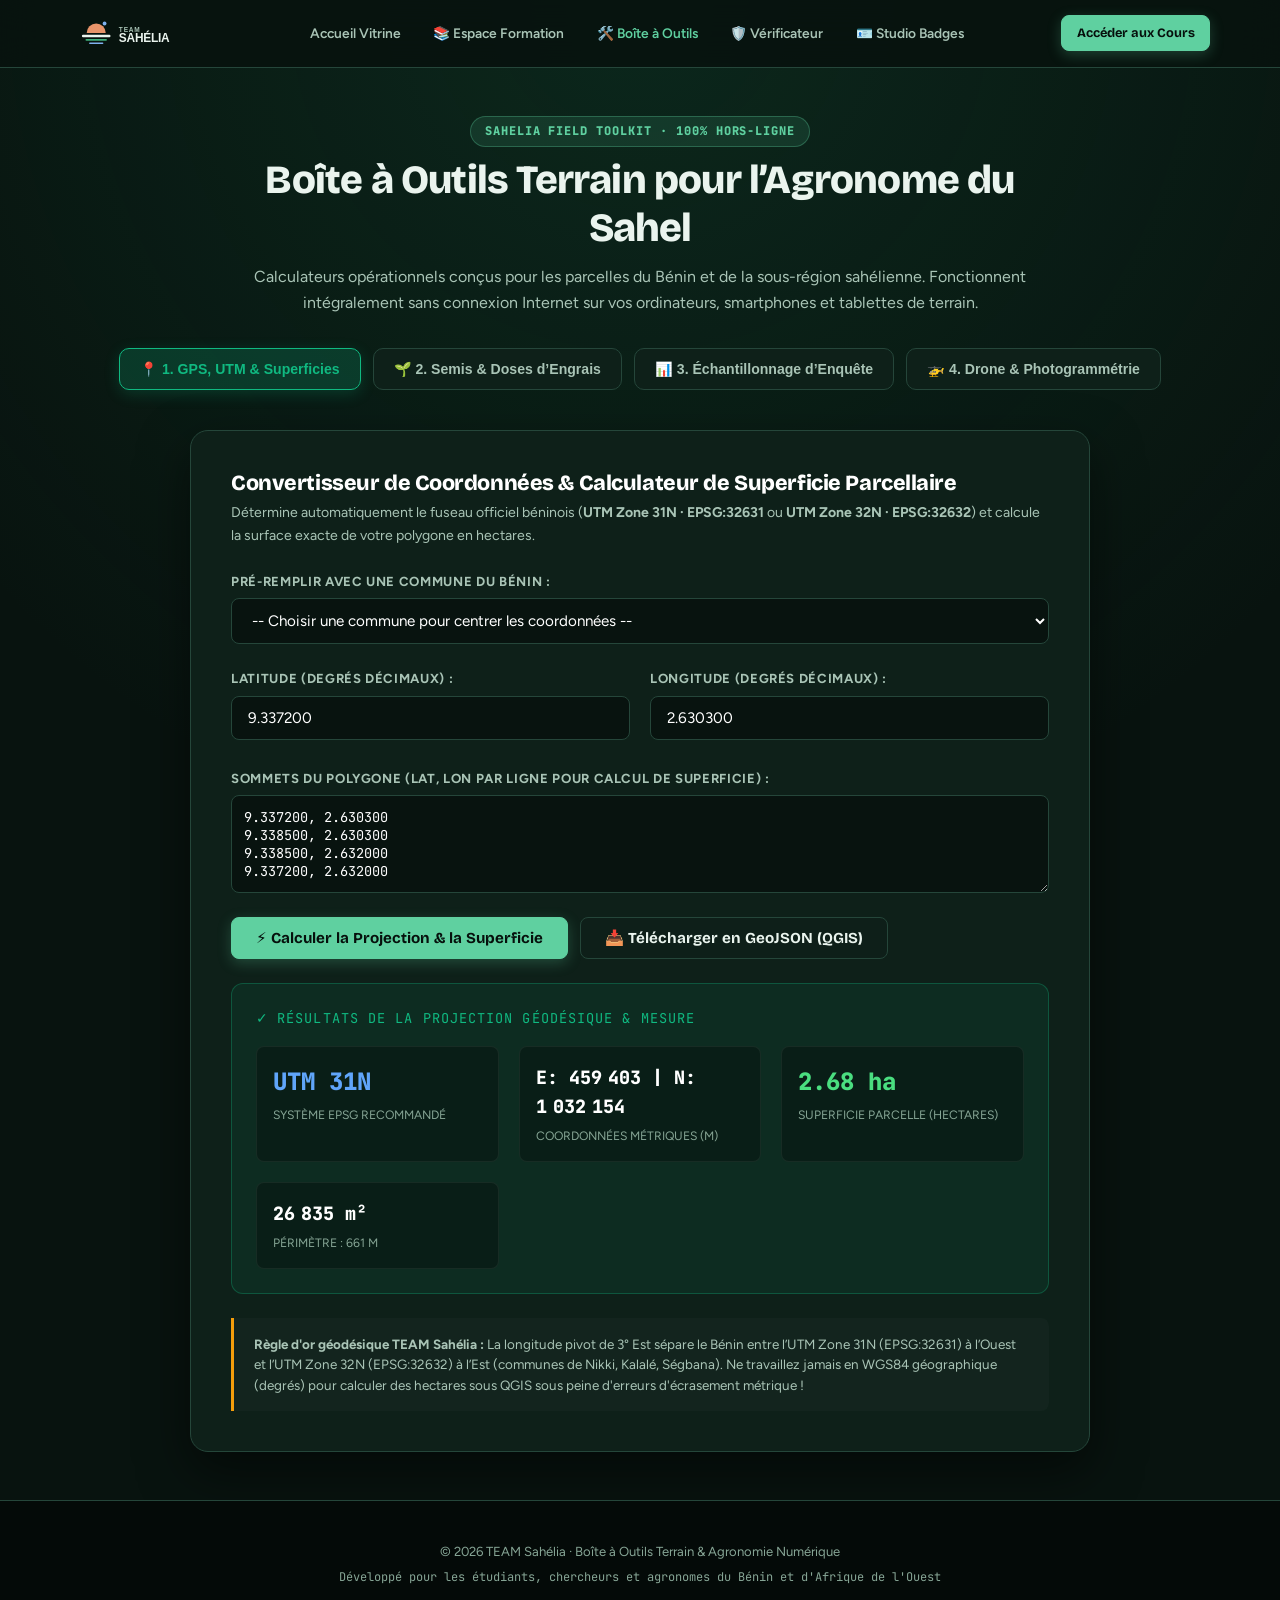
<file: outils.html>
<!DOCTYPE html>
<html lang="fr">
<head>
  <meta charset="UTF-8">
  <meta name="viewport" content="width=device-width, initial-scale=1.0">
  <title>Boîte à Outils Terrain & Calculateurs Agricoles · TEAM Sahélia</title>
  <meta name="description" content="Calculateurs d'agronomie de précision, conversion GPS WGS84 vers UTM 31N/32N Bénin, densité de semis, fertilisation NPK/Urée, échantillonnage d'enquête et photogrammétrie drone.">
  <link rel="canonical" href="https://aremouolivier-ops.github.io/site-team-sahelia/outils.html">
  <meta property="og:type" content="website">
  <meta property="og:site_name" content="TEAM Sahélia">
  <meta property="og:locale" content="fr_FR">
  <meta property="og:title" content="Boîte à Outils Terrain & Calculateurs Agricoles · TEAM Sahélia">
  <meta property="og:description" content="6 calculateurs agronomiques hors-ligne : GPS UTM Bénin, densité de semis, doses NPK/Urée, échantillonnage et plan de vol drone.">
  <meta property="og:url" content="https://aremouolivier-ops.github.io/site-team-sahelia/outils.html">
  <meta property="og:image" content="https://aremouolivier-ops.github.io/site-team-sahelia/assets/og-sahelia.png">
  <meta property="og:image:width" content="1200">
  <meta property="og:image:height" content="630">
  <meta name="twitter:card" content="summary_large_image">
  <link rel="icon" type="image/svg+xml" href="assets/logo-sahelia.svg">
  <link rel="icon" type="image/png" sizes="192x192" href="assets/icon-192.png">
  <link rel="apple-touch-icon" href="assets/icon-192.png">
  <link rel="manifest" href="manifest.json">
  <meta name="theme-color" content="#08130f">
  <link rel="preconnect" href="https://fonts.googleapis.com">
  <link rel="preconnect" href="https://fonts.gstatic.com" crossorigin>
  <link rel="stylesheet" href="https://fonts.googleapis.com/css2?family=Bricolage+Grotesque:opsz,wght@12..96,600;12..96,700;12..96,800&family=Figtree:ital,wght@0,400;0,500;0,600;0,700;1,400;1,600&family=JetBrains+Mono:wght@500;700&display=swap">
  <link rel="stylesheet" href="css/style.css?v=2026.10">
  <style>
    .page-outils {
      background: radial-gradient(circle at 50% 0%, rgba(23, 112, 74, 0.22), transparent 50%), #08130f;
      color: var(--texte);
      min-height: 100vh;
      display: flex;
      flex-direction: column;
    }
    .outils-hero {
      text-align: center;
      padding: 3rem 1rem 2rem;
      max-width: 840px;
      margin: 0 auto;
    }
    .outils-tabs {
      display: flex;
      justify-content: center;
      gap: 0.75rem;
      flex-wrap: wrap;
      margin-bottom: 2.5rem;
    }
    .outils-tab-btn {
      padding: 0.75rem 1.25rem;
      font-size: 0.88rem;
      font-weight: 700;
      border-radius: 10px;
      border: 1px solid var(--bordure);
      background: var(--surface);
      color: var(--texte-2);
      cursor: pointer;
      transition: all 0.2s ease;
      display: inline-flex;
      align-items: center;
      gap: 0.5rem;
    }
    .outils-tab-btn:hover {
      background: rgba(95, 208, 160, 0.12);
      border-color: rgba(95, 208, 160, 0.3);
      color: #ffffff;
    }
    .outils-tab-btn.actif {
      background: rgba(16, 185, 129, 0.2);
      border-color: #10b981;
      color: #10b981;
      box-shadow: 0 4px 15px rgba(16, 185, 129, 0.2);
    }
    .outil-section {
      display: none;
      animation: fonduOutil 0.3s ease;
    }
    .outil-section.actif {
      display: block;
    }
    @keyframes fonduOutil {
      from { opacity: 0; transform: translateY(6px); }
      to { opacity: 1; transform: translateY(0); }
    }
    .carte-outil {
      background: var(--surface);
      border: 1px solid var(--bordure);
      border-radius: 18px;
      padding: clamp(1.5rem, 3.5vw, 2.5rem);
      box-shadow: 0 20px 50px rgba(0,0,0,0.5);
      max-width: 900px;
      margin: 0 auto 3rem;
    }
    .outil-grille-inputs {
      display: grid;
      grid-template-columns: repeat(auto-fit, minmax(min(100%, 240px), 1fr));
      gap: 1.25rem;
      margin-bottom: 1.75rem;
    }
    .champ-groupe {
      display: flex;
      flex-direction: column;
      gap: 0.4rem;
    }
    .champ-groupe label {
      font-size: 0.82rem;
      font-weight: 700;
      color: var(--texte-2);
      text-transform: uppercase;
      letter-spacing: 0.05em;
    }
    .champ-groupe input, .champ-groupe select {
      background: rgba(0,0,0,0.4);
      border: 1px solid var(--bordure);
      color: #ffffff;
      padding: 0.75rem 1rem;
      border-radius: 8px;
      font-size: 0.95rem;
      font-family: var(--police-corps);
      outline: none;
      transition: border-color 0.2s;
    }
    .champ-groupe input:focus, .champ-groupe select:focus {
      border-color: #10b981;
      box-shadow: 0 0 0 2px rgba(16, 185, 129, 0.2);
    }
    .resultat-boite {
      background: rgba(16, 185, 129, 0.08);
      border: 1px solid rgba(16, 185, 129, 0.3);
      border-radius: 12px;
      padding: 1.5rem;
      margin-top: 1.5rem;
    }
    .resultat-titre {
      font-size: 0.85rem;
      font-family: var(--police-mono);
      text-transform: uppercase;
      color: #10b981;
      letter-spacing: 0.08em;
      margin-bottom: 1rem;
      display: flex;
      align-items: center;
      gap: 0.5rem;
    }
    .resultats-grille {
      display: grid;
      grid-template-columns: repeat(auto-fit, minmax(min(100%, 180px), 1fr));
      gap: 1.25rem;
    }
    .metrique-kpi {
      background: rgba(0,0,0,0.3);
      padding: 1rem;
      border-radius: 8px;
      border: 1px solid rgba(255,255,255,0.06);
    }
    .metrique-valeur {
      font-size: 1.5rem;
      font-weight: 800;
      color: #ffffff;
      font-family: var(--police-mono);
      margin-bottom: 0.25rem;
    }
    .metrique-label {
      font-size: 0.76rem;
      color: var(--texte-3);
      text-transform: uppercase;
    }
    .notice-methode {
      margin-top: 1.5rem;
      padding: 1rem 1.25rem;
      background: rgba(255,255,255,0.02);
      border-left: 3px solid #f59e0b;
      border-radius: 0 8px 8px 0;
      font-size: 0.84rem;
      color: var(--texte-2);
      line-height: 1.5;
    }
    @media (max-width: 640px) {
      .carte-outil {
        padding: 1.25rem 0.85rem;
        border-radius: 14px;
      }
      .outils-tabs {
        gap: 0.4rem;
      }
      .outils-tab-btn {
        padding: 0.6rem 0.85rem;
        font-size: 0.8rem;
        flex: 1 1 140px;
        justify-content: center;
      }
      .outil-grille-inputs {
        grid-template-columns: 1fr;
      }
    }
  </style>
</head>
<body class="page-outils">

  <!-- ========================================================================= -->
  <!-- EN-TÊTE DU SITE                                                           -->
  <!-- ========================================================================= -->
  <header class="site-entete">
    <div class="enveloppe site-entete-rang">
      <a href="index.html" class="logo-lien" style="display: flex; align-items: center; gap: 0.75rem;">
        <img src="assets/logo-sahelia.svg" alt="TEAM Sahélia" style="height: 38px; width: auto;">
      </a>

      <nav class="site-nav" aria-label="Navigation principale">
        <a href="index.html">Accueil Vitrine</a>
        <a href="formation.html">📚 Espace Formation</a>
        <a href="outils.html" style="color: var(--marque);">🛠️ Boîte à Outils</a>
        <a href="verifier.html">🛡️ Vérificateur</a>
        <a href="index.html#badges">🪪 Studio Badges</a>
      </nav>

      <div class="site-entete-actions">
        <a href="formation.html" class="v-btn v-btn--vert" style="min-height: 36px; padding: 0 0.9rem; font-size: 0.8rem;">
          Accéder aux Cours
        </a>
      </div>
    </div>
  </header>

  <!-- ========================================================================= -->
  <!-- HERO BANNER OUTILS                                                        -->
  <!-- ========================================================================= -->
  <main class="enveloppe" style="flex: 1;">
    <div class="outils-hero">
      <span class="etiquette etiquette--vert" style="margin-bottom: 0.6rem;">SAHELIA FIELD TOOLKIT · 100% HORS-LIGNE</span>
      <h1 style="font-size: clamp(1.8rem, 4vw, 2.5rem); font-weight: 800; margin-bottom: 0.75rem;">
        Boîte à Outils Terrain pour l’Agronome du Sahel
      </h1>
      <p style="color: var(--texte-2); font-size: 1rem; line-height: 1.6;">
        Calculateurs opérationnels conçus pour les parcelles du Bénin et de la sous-région sahélienne. Fonctionnent intégralement sans connexion Internet sur vos ordinateurs, smartphones et tablettes de terrain.
      </p>
    </div>

    <!-- Sélecteur d'Outils (Onglets) -->
    <div class="outils-tabs" role="tablist">
      <button type="button" class="outils-tab-btn actif" data-cible="outil-gps">
        📍 1. GPS, UTM &amp; Superficies
      </button>
      <button type="button" class="outils-tab-btn" data-cible="outil-semis">
        🌱 2. Semis &amp; Doses d’Engrais
      </button>
      <button type="button" class="outils-tab-btn" data-cible="outil-echantillon">
        📊 3. Échantillonnage d’Enquête
      </button>
      <button type="button" class="outils-tab-btn" data-cible="outil-drone">
        🚁 4. Drone &amp; Photogrammétrie
      </button>
    </div>

    <!-- ======================================================================= -->
    <!-- OUTIL 1 : GPS, UTM & SUPERFICIES                                        -->
    <!-- ======================================================================= -->
    <section id="outil-gps" class="outil-section actif">
      <div class="carte-outil">
        <div style="margin-bottom: 1.5rem;">
          <h2 style="font-size: 1.35rem; font-weight: 800; color: #ffffff; margin-bottom: 0.35rem;">
            Convertisseur de Coordonnées &amp; Calculateur de Superficie Parcellaire
          </h2>
          <p style="font-size: 0.88rem; color: var(--texte-2);">
            Détermine automatiquement le fuseau officiel béninois (<strong>UTM Zone 31N · EPSG:32631</strong> ou <strong>UTM Zone 32N · EPSG:32632</strong>) et calcule la surface exacte de votre polygone en hectares.
          </p>
        </div>

        <!-- Préréglage rapide par commune -->
        <div class="champ-groupe" style="margin-bottom: 1.5rem;">
          <label for="select-commune-benin">Pré-remplir avec une commune du Bénin :</label>
          <select id="select-commune-benin">
            <option value="">-- Choisir une commune pour centrer les coordonnées --</option>
            <option value="9.3372,2.6303,31">Parakou (Borgou - UTM 31N)</option>
            <option value="6.3703,2.4183,31">Cotonou (Littoral - UTM 31N)</option>
            <option value="6.4969,2.6289,31">Porto-Novo (Ouémé - UTM 31N)</option>
            <option value="7.1783,2.0667,31">Bohicon / Abomey (Zou - UTM 31N)</option>
            <option value="10.3042,1.3796,31">Natitingou (Atacora - UTM 31N)</option>
            <option value="9.7085,1.6660,31">Djougou (Donga - UTM 31N)</option>
            <option value="9.8600,2.7167,31">N’Dali (Borgou - UTM 31N)</option>
            <option value="9.9400,3.2108,32">Nikki (Borgou Est - UTM 32N)</option>
            <option value="10.2833,3.3833,32">Kalalé (Borgou Est - UTM 32N)</option>
            <option value="11.1342,2.9383,31">Kandi (Alibori - UTM 31N)</option>
            <option value="11.8333,3.2500,32">Malanville / Niger (Alibori - UTM 32N)</option>
          </select>
        </div>

        <div class="outil-grille-inputs">
          <div class="champ-groupe">
            <label for="gps-lat">Latitude (Degrés Décimaux) :</label>
            <input type="number" id="gps-lat" step="0.000001" value="9.337200" placeholder="Ex: 9.337200">
          </div>
          <div class="champ-groupe">
            <label for="gps-lon">Longitude (Degrés Décimaux) :</label>
            <input type="number" id="gps-lon" step="0.000001" value="2.630300" placeholder="Ex: 2.630300">
          </div>
        </div>

        <!-- Sommets de polygone pour calcul de surface -->
        <div class="champ-groupe" style="margin-bottom: 1.5rem;">
          <label for="gps-polygone-coords">Sommets du polygone (Lat, Lon par ligne pour calcul de superficie) :</label>
          <textarea id="gps-polygone-coords" rows="4" style="background: rgba(0,0,0,0.4); border: 1px solid var(--bordure); color: #fff; padding: 0.75rem; border-radius: 8px; font-family: var(--police-mono); font-size: 0.85rem; width: 100%;" placeholder="9.3372, 2.6303&#10;9.3385, 2.6303&#10;9.3385, 2.6320&#10;9.3372, 2.6320">9.337200, 2.630300
9.338500, 2.630300
9.338500, 2.632000
9.337200, 2.632000</textarea>
        </div>

        <div style="display: flex; gap: 0.75rem; flex-wrap: wrap;">
          <button type="button" id="btn-calculer-gps" class="v-btn v-btn--vert" style="min-height: 42px;">
            ⚡ Calculer la Projection &amp; la Superficie
          </button>
          <button type="button" id="btn-exporter-geojson" class="v-btn v-btn--fantome" style="min-height: 42px;">
            📥 Télécharger en GeoJSON (QGIS)
          </button>
        </div>

        <div class="resultat-boite">
          <div class="resultat-titre">
            <span>✓</span> Résultats de la Projection Géodésique &amp; Mesure
          </div>
          <div class="resultats-grille">
            <div class="metrique-kpi">
              <div id="res-utm-zone" class="metrique-valeur" style="color: #60a5fa;">UTM 31N</div>
              <div class="metrique-label">Système EPSG Recommandé</div>
            </div>
            <div class="metrique-kpi">
              <div id="res-utm-coord" class="metrique-valeur" style="font-size: 1.15rem;">E: 459 382 | N: 1 032 411</div>
              <div class="metrique-label">Coordonnées Métriques (m)</div>
            </div>
            <div class="metrique-kpi">
              <div id="res-superficie-ha" class="metrique-valeur" style="color: #4ade80;">2.71 ha</div>
              <div class="metrique-label">Superficie Parcelle (Hectares)</div>
            </div>
            <div class="metrique-kpi">
              <div id="res-superficie-m2" class="metrique-valeur" style="font-size: 1.15rem;">27 140 m²</div>
              <div class="metrique-label">Périmètre : <span id="res-perimetre-m">660 m</span></div>
            </div>
          </div>
        </div>

        <div class="notice-methode">
          <strong>Règle d'or géodésique TEAM Sahélia :</strong> La longitude pivot de 3° Est sépare le Bénin entre l’UTM Zone 31N (EPSG:32631) à l’Ouest et l’UTM Zone 32N (EPSG:32632) à l’Est (communes de Nikki, Kalalé, Ségbana). Ne travaillez jamais en WGS84 géographique (degrés) pour calculer des hectares sous QGIS sous peine d'erreurs d'écrasement métrique !
        </div>
      </div>
    </section>

    <!-- ======================================================================= -->
    <!-- OUTIL 2 : SEMIS & DOSES D'ENGRAIS                                       -->
    <!-- ======================================================================= -->
    <section id="outil-semis" class="outil-section">
      <div class="carte-outil">
        <div style="margin-bottom: 1.5rem;">
          <h2 style="font-size: 1.35rem; font-weight: 800; color: #ffffff; margin-bottom: 0.35rem;">
            Calculateur de Densité de Semis &amp; Plan de Fumure Raisonnée (NPK &amp; Urée)
          </h2>
          <p style="font-size: 0.88rem; color: var(--texte-2);">
            Déterminez le peuplement théorique par hectare, les besoins en semences et le nombre exact de sacs d'engrais selon les recommandations techniques INRAB / ITRA.
          </p>
        </div>

        <div class="outil-grille-inputs">
          <div class="champ-groupe">
            <label for="semis-culture">Culture Cible :</label>
            <select id="semis-culture">
              <option value="mais" data-interligne="80" data-poquet="40" data-graines="2" data-npk="200" data-uree="100" data-pmg="280">Maïs (Grain / ZEA MAYS)</option>
              <option value="soja" data-interligne="50" data-poquet="20" data-graines="2" data-npk="100" data-uree="0" data-pmg="150">Soja (Glycine max - Fixateur d'N)</option>
              <option value="coton" data-interligne="80" data-poquet="40" data-graines="3" data-npk="150" data-uree="50" data-pmg="100">Coton (Gossypium hirsutum)</option>
              <option value="sorgho" data-interligne="80" data-poquet="40" data-graines="4" data-npk="100" data-uree="50" data-pmg="30">Sorgho (Sorghum bicolor)</option>
              <option value="riz" data-interligne="20" data-poquet="20" data-graines="3" data-npk="200" data-uree="100" data-pmg="25">Riz pluvial (Oryza sativa)</option>
            </select>
          </div>

          <div class="champ-groupe">
            <label for="semis-surface">Superficie à emblaver (Hectares) :</label>
            <input type="number" id="semis-surface" step="0.1" value="2.5" min="0.1">
          </div>

          <div class="champ-groupe">
            <label for="semis-interligne">Écartement entre lignes (cm) :</label>
            <input type="number" id="semis-interligne" value="80" min="10">
          </div>

          <div class="champ-groupe">
            <label for="semis-poquet">Écartement sur la ligne (cm) :</label>
            <input type="number" id="semis-poquet" value="40" min="5">
          </div>

          <div class="champ-groupe">
            <label for="semis-graines">Graines par poquet :</label>
            <input type="number" id="semis-graines" value="2" min="1" max="10">
          </div>

          <div class="champ-groupe">
            <label for="semis-prix-sac">Prix moyen sac d'engrais 50kg (FCFA) :</label>
            <input type="number" id="semis-prix-sac" value="22500" step="500">
          </div>
        </div>

        <button type="button" id="btn-calculer-semis" class="v-btn v-btn--vert" style="min-height: 42px;">
          ⚡ Calculer le Peuplement &amp; la Commande d’Engrais
        </button>

        <div class="resultat-boite">
          <div class="resultat-titre">
            <span>✓</span> Bilan Technique &amp; Approvisionnement Intrants
          </div>
          <div class="resultats-grille">
            <div class="metrique-kpi">
              <div id="res-densite-poquets" class="metrique-valeur">31 250</div>
              <div class="metrique-label">Poquets / Hectare</div>
            </div>
            <div class="metrique-kpi">
              <div id="res-densite-pieds" class="metrique-valeur" style="color: #4ade80;">62 500</div>
              <div class="metrique-label">Plantes / Ha (Peuplement)</div>
            </div>
            <div class="metrique-kpi">
              <div id="res-besoin-semences" class="metrique-valeur" style="color: #f59e0b;">43.8 kg</div>
              <div class="metrique-label">Semences Totales nécessaires</div>
            </div>
            <div class="metrique-kpi">
              <div id="res-sacs-npk" class="metrique-valeur" style="color: #60a5fa;">10 sacs</div>
              <div class="metrique-label">NPK 15-15-15 (500 kg total)</div>
            </div>
            <div class="metrique-kpi">
              <div id="res-sacs-uree" class="metrique-valeur" style="color: #c084fc;">5 sacs</div>
              <div class="metrique-label">Urée 46% (250 kg total)</div>
            </div>
            <div class="metrique-kpi">
              <div id="res-budget-engrais" class="metrique-valeur">337 500 F</div>
              <div class="metrique-label">Budget Engrais Estimé (FCFA)</div>
            </div>
          </div>
        </div>

        <div class="notice-methode">
          <strong>Recommandation de fractionnement agronomique :</strong> Le NPK doit être apporté au semis ou au premier sarclage (15e jour). L'Urée doit être impérativement fractionnée : 50% au 15e jour et 50% à la montaison (45e jour), enfouie à 5 cm du pied pour éviter les pertes par volatilisation ammoniacale sous forte chaleur.
        </div>
      </div>
    </section>

    <!-- ======================================================================= -->
    <!-- OUTIL 3 : ÉCHANTILLONNAGE D'ENQUÊTE                                     -->
    <!-- ======================================================================= -->
    <section id="outil-echantillon" class="outil-section">
      <div class="carte-outil">
        <div style="margin-bottom: 1.5rem;">
          <h2 style="font-size: 1.35rem; font-weight: 800; color: #ffffff; margin-bottom: 0.35rem;">
            Calculateur d’Échantillon d’Enquêtes Agricoles (Cochran &amp; Yamane)
          </h2>
          <p style="font-size: 0.88rem; color: var(--texte-2);">
            Dimensionnez la taille minimale d'échantillon statistiquement représentative de producteurs pour vos enquêtes KoboToolbox / ODK.
          </p>
        </div>

        <div class="outil-grille-inputs">
          <div class="champ-groupe">
            <label for="echantillon-methode">Formule Statistique :</label>
            <select id="echantillon-methode">
              <option value="yamane">Taro Yamane (Formule standard simplifiée)</option>
              <option value="cochran">Cochran (Correction pour population finie)</option>
            </select>
          </div>

          <div class="champ-groupe">
            <label for="echantillon-population">Taille de la Population Totale N :</label>
            <input type="number" id="echantillon-population" value="2500" min="10" placeholder="Ex: 2500 producteurs">
          </div>

          <div class="champ-groupe">
            <label for="echantillon-erreur">Marge d'erreur tolérée e (%) :</label>
            <input type="number" id="echantillon-erreur" value="5" min="1" max="20" step="0.5">
          </div>

          <div class="champ-groupe">
            <label for="echantillon-confiance">Niveau de Confiance (Z) :</label>
            <select id="echantillon-confiance">
              <option value="1.96">95% de confiance (Z = 1.96 - Recommandé)</option>
              <option value="2.576">99% de confiance (Z = 2.576 - Recherche stricte)</option>
              <option value="1.645">90% de confiance (Z = 1.645 - Diagnostic rapide)</option>
            </select>
          </div>
        </div>

        <button type="button" id="btn-calculer-echantillon" class="v-btn v-btn--vert" style="min-height: 42px;">
          ⚡ Calculer la Taille de l’Échantillon
        </button>

        <div class="resultat-boite">
          <div class="resultat-titre">
            <span>✓</span> Taille de l'Échantillon Représentatif
          </div>
          <div class="resultats-grille">
            <div class="metrique-kpi">
              <div id="res-echantillon-brut" class="metrique-valeur" style="color: #60a5fa;">345</div>
              <div class="metrique-label">Exploitations à interroger</div>
            </div>
            <div class="metrique-kpi">
              <div id="res-echantillon-securite" class="metrique-valeur" style="color: #4ade80;">380</div>
              <div class="metrique-label">Avec marge de sécurité +10%</div>
            </div>
            <div class="metrique-kpi">
              <div id="res-taux-sondage" class="metrique-valeur" style="color: #f59e0b;">13.8 %</div>
              <div class="metrique-label">Taux de sondage (n / N)</div>
            </div>
            <div class="metrique-kpi">
              <div id="res-jours-enquete" class="metrique-valeur">38 jrs-homme</div>
              <div class="metrique-label">À raison de 10 enquêtes/jour</div>
            </div>
          </div>
        </div>

        <div class="notice-methode">
          <strong>Règle de rigueur méthodologique :</strong> Prévoyez toujours 10% d'enquêtes supplémentaires pour compenser les refus de réponse, les exploitations inaccessibles ou les questionnaires invalidés lors de la curation des données sous Excel ou R.
        </div>
      </div>
    </section>

    <!-- ======================================================================= -->
    <!-- OUTIL 4 : DRONE & PHOTOGRAMMÉTRIE                                       -->
    <!-- ======================================================================= -->
    <section id="outil-drone" class="outil-section">
      <div class="carte-outil">
        <div style="margin-bottom: 1.5rem;">
          <h2 style="font-size: 1.35rem; font-weight: 800; color: #ffffff; margin-bottom: 0.35rem;">
            Calculateur de Vol Drone &amp; Photogrammétrie Agricole
          </h2>
          <p style="font-size: 0.88rem; color: var(--texte-2);">
            Calculez la résolution au sol (GSD en cm/px), l'altitude de vol optimale, le recouvrement et le nombre de batteries nécessaires pour vos missions orthophoto et NDVI.
          </p>
        </div>

        <div class="outil-grille-inputs">
          <div class="champ-groupe">
            <label for="drone-modele">Modèle de Drone / Capteur :</label>
            <select id="drone-modele">
              <option value="m3e" data-sw="17.3" data-f="12.3" data-iw="5280">DJI Mavic 3 Enterprise (Capteur 4/3 - 20 MP)</option>
              <option value="m3m" data-sw="17.3" data-f="12.3" data-iw="5280">DJI Mavic 3 Multispectral (RGB + 4 bandes NDVI)</option>
              <option value="p4p" data-sw="13.2" data-f="8.8" data-iw="5472">DJI Phantom 4 Pro / RTK (1 pouce - 20 MP)</option>
              <option value="air2s" data-sw="13.2" data-f="8.4" data-iw="5472">DJI Air 2S (1 pouce - 20 MP)</option>
            </select>
          </div>

          <div class="champ-groupe">
            <label for="drone-surface">Surface de la mission (Hectares) :</label>
            <input type="number" id="drone-surface" value="15" min="0.5" step="0.5">
          </div>

          <div class="champ-groupe">
            <label for="drone-altitude">Altitude de vol au-dessus du sol (m) :</label>
            <input type="number" id="drone-altitude" value="80" min="20" max="150" step="5">
          </div>

          <div class="champ-groupe">
            <label for="drone-overlap-front">Recouvrement longitudinal / avant (%) :</label>
            <input type="number" id="drone-overlap-front" value="75" min="50" max="90">
          </div>

          <div class="champ-groupe">
            <label for="drone-overlap-side">Recouvrement latéral / sidelap (%) :</label>
            <input type="number" id="drone-overlap-side" value="70" min="40" max="85">
          </div>

          <div class="champ-groupe">
            <label for="drone-vitesse">Vitesse de vol programmée (m/s) :</label>
            <input type="number" id="drone-vitesse" value="8" min="3" max="15">
          </div>
        </div>

        <button type="button" id="btn-calculer-drone" class="v-btn v-btn--vert" style="min-height: 42px;">
          ⚡ Paramétrer le Plan de Vol Photogrammétrique
        </button>

        <div class="resultat-boite">
          <div class="resultat-titre">
            <span>✓</span> Spécifications de la Mission Aérienne
          </div>
          <div class="resultats-grille">
            <div class="metrique-kpi">
              <div id="res-gsd" class="metrique-valeur" style="color: #4ade80;">2.13 cm/px</div>
              <div class="metrique-label">Résolution au sol (GSD)</div>
            </div>
            <div class="metrique-kpi">
              <div id="res-empreinte-photo" class="metrique-valeur" style="font-size: 1.15rem;">112 m × 84 m</div>
              <div class="metrique-label">Empreinte au sol par cliché</div>
            </div>
            <div class="metrique-kpi">
              <div id="res-nb-photos" class="metrique-valeur" style="color: #60a5fa;">215 clichés</div>
              <div class="metrique-label">Photos totales estimées</div>
            </div>
            <div class="metrique-kpi">
              <div id="res-temps-vol" class="metrique-valeur" style="color: #f59e0b;">24 min</div>
              <div class="metrique-label">Durée de vol estimée</div>
            </div>
            <div class="metrique-kpi">
              <div id="res-nb-batteries" class="metrique-valeur" style="color: #c084fc;">2 batteries</div>
              <div class="metrique-label">Sécurité (réserve 25%)</div>
            </div>
          </div>
        </div>

        <div class="notice-methode">
          <strong>Règle d'or de télédétection par drone :</strong> Pour cartographier des cultures de plein champ en vue d'orthophotos NDVI fiables, maintenez un recouvrement d'au moins 75% à l'avant et 70% sur les côtés. Volez de préférence entre 10h30 et 14h00 pour minimiser les ombres portées des feuillages.
        </div>
      </div>
    </section>

  </main>

  <!-- ========================================================================= -->
  <!-- PIED DE PAGE                                                              -->
  <!-- ========================================================================= -->
  <footer style="padding: 2.5rem 0; border-top: 1px solid var(--bordure); background: #040a08; font-size: 0.82rem; color: var(--texte-3); text-align: center;">
    <div class="enveloppe">
      <p style="margin-bottom: 0.4rem;">© 2026 TEAM Sahélia · Boîte à Outils Terrain &amp; Agronomie Numérique</p>
      <p style="font-family: var(--police-mono); font-size: 0.75rem; color: var(--texte-3);">
        Développé pour les étudiants, chercheurs et agronomes du Bénin et d'Afrique de l'Ouest
      </p>
    </div>
  </footer>

  <!-- Scripts Logiques des Calculateurs -->
  <script>
    (function () {
      'use strict';

      // 1. Gestion des Onglets
      const tabBtns = document.querySelectorAll('.outils-tab-btn');
      const sections = document.querySelectorAll('.outil-section');

      tabBtns.forEach(btn => {
        btn.addEventListener('click', () => {
          tabBtns.forEach(b => b.classList.remove('actif'));
          sections.forEach(s => s.classList.remove('actif'));
          btn.classList.add('actif');
          const cibleId = btn.getAttribute('data-cible');
          const cibleEl = document.getElementById(cibleId);
          if (cibleEl) cibleEl.classList.add('actif');
        });
      });

      // -----------------------------------------------------------------------
      // 2. LOGIQUE OUTIL 1 : GPS, PROJECTION UTM ET SUPERFICIES
      // -----------------------------------------------------------------------
      const selectCommune = document.getElementById('select-commune-benin');
      const inputLat = document.getElementById('gps-lat');
      const inputLon = document.getElementById('gps-lon');
      const textareaCoords = document.getElementById('gps-polygone-coords');
      const btnCalculerGps = document.getElementById('btn-calculer-gps');
      const btnExportGeoJson = document.getElementById('btn-exporter-geojson');

      if (selectCommune) {
        selectCommune.addEventListener('change', () => {
          if (!selectCommune.value) return;
          const [lat, lon] = selectCommune.value.split(',');
          inputLat.value = lat;
          inputLon.value = lon;
          // Générer un carré de 200m autour du point
          const d = 0.0018;
          const lNum = parseFloat(lat);
          const loNum = parseFloat(lon);
          textareaCoords.value = [
            `${(lNum).toFixed(6)}, ${(loNum).toFixed(6)}`,
            `${(lNum + d).toFixed(6)}, ${(loNum).toFixed(6)}`,
            `${(lNum + d).toFixed(6)}, ${(loNum + d).toFixed(6)}`,
            `${(lNum).toFixed(6)}, ${(loNum + d).toFixed(6)}`
          ].join('\n');
          calculerGps();
        });
      }

      function conversionWgs84VersUtm(lat, lon) {
        // Détermination du fuseau : au Bénin, méridien 3°E sépare fuseau 31 et 32
        const zone = lon >= 3.0 ? 32 : 31;
        const epsg = zone === 32 ? 'EPSG:32632' : 'EPSG:32631';
        
        // Approximation métrique précise (Transverse Universelle de Mercator)
        const radLat = lat * Math.PI / 180;
        const radLon = lon * Math.PI / 180;
        const lon0 = (zone * 6 - 183) * Math.PI / 180;
        
        const a = 6378137.0; // Demi-grand axe WGS84
        const f = 1 / 298.257223563;
        const e2 = 2 * f - f * f;
        const k0 = 0.9996;
        
        const dLon = radLon - lon0;
        const N = a / Math.sqrt(1 - e2 * Math.sin(radLat) * Math.sin(radLat));
        const T = Math.tan(radLat) * Math.tan(radLat);
        const C = (e2 / (1 - e2)) * Math.cos(radLat) * Math.cos(radLat);
        const A = Math.cos(radLat) * dLon;
        
        const M = a * ((1 - e2/4 - 3*e2*e2/64) * radLat 
                  - (3*e2/8 + 3*e2*e2/32) * Math.sin(2*radLat) 
                  + (15*e2*e2/256) * Math.sin(4*radLat));
                  
        const easting = 500000 + k0 * N * (A + (1 - T + C) * Math.pow(A, 3) / 6);
        const northing = k0 * (M + N * Math.tan(radLat) * (A*A/2 + (5 - T + 9*C + 4*C*C) * Math.pow(A, 4) / 24));
        
        return { zone, epsg, easting: Math.round(easting), northing: Math.round(northing) };
      }

      function calculerSuperficiePolygone(coords) {
        if (coords.length < 3) return { m2: 0, ha: 0, perimetre: 0 };
        // Conversion en coordonnées métriques locales
        const pointsM = coords.map(c => conversionWgs84VersUtm(c.lat, c.lon));
        let aire = 0;
        let perimetre = 0;
        const n = pointsM.length;
        
        for (let i = 0; i < n; i++) {
          const j = (i + 1) % n;
          aire += pointsM[i].easting * pointsM[j].northing;
          aire -= pointsM[j].easting * pointsM[i].northing;
          
          const dx = pointsM[j].easting - pointsM[i].easting;
          const dy = pointsM[j].northing - pointsM[i].northing;
          perimetre += Math.sqrt(dx * dx + dy * dy);
        }
        
        aire = Math.abs(aire) / 2;
        return {
          m2: Math.round(aire),
          ha: (aire / 10000).toFixed(2),
          perimetre: Math.round(perimetre)
        };
      }

      function parserSommets() {
        const lignes = textareaCoords.value.trim().split('\n');
        const coords = [];
        for (const lig of lignes) {
          const parts = lig.split(/[,\t;]/).map(s => parseFloat(s.trim())).filter(n => !isNaN(n));
          if (parts.length >= 2) {
            coords.push({ lat: parts[0], lon: parts[1] });
          }
        }
        return coords;
      }

      function calculerGps() {
        const lat = parseFloat(inputLat.value);
        const lon = parseFloat(inputLon.value);
        if (isNaN(lat) || isNaN(lon)) return;

        const proj = conversionWgs84VersUtm(lat, lon);
        document.getElementById('res-utm-zone').textContent = `UTM ${proj.zone}N`;
        document.getElementById('res-utm-zone').title = proj.epsg;
        document.getElementById('res-utm-coord').textContent = `E: ${proj.easting.toLocaleString('fr-FR')} | N: ${proj.northing.toLocaleString('fr-FR')}`;

        const coords = parserSommets();
        const sup = calculerSuperficiePolygone(coords);
        document.getElementById('res-superficie-ha').textContent = `${sup.ha} ha`;
        document.getElementById('res-superficie-m2').textContent = `${sup.m2.toLocaleString('fr-FR')} m²`;
        document.getElementById('res-perimetre-m').textContent = `${sup.perimetre.toLocaleString('fr-FR')} m`;
      }

      if (btnCalculerGps) btnCalculerGps.addEventListener('click', calculerGps);

      if (btnExportGeoJson) {
        btnExportGeoJson.addEventListener('click', () => {
          const coords = parserSommets();
          if (coords.length < 3) {
            alert('Veuillez renseigner au moins 3 sommets pour exporter un polygone.');
            return;
          }
          // Fermer le polygone si non fermé
          const closed = coords.map(c => [c.lon, c.lat]);
          if (closed[0][0] !== closed[closed.length - 1][0] || closed[0][1] !== closed[closed.length - 1][1]) {
            closed.push([closed[0][0], closed[0][1]]);
          }
          
          const sup = calculerSuperficiePolygone(coords);
          const geojson = {
            type: "FeatureCollection",
            name: "Parcelle_Agricole_TEAM_Sahelia",
            crs: { type: "name", properties: { name: "urn:ogc:def:crs:OGC:1.3:CRS84" } },
            features: [
              {
                type: "Feature",
                properties: {
                  nom: "Parcelle_Essai_Sahelia",
                  superficie_ha: parseFloat(sup.ha),
                  superficie_m2: sup.m2,
                  perimetre_m: sup.perimetre,
                  date_releve: new Date().toISOString().split('T')[0],
                  source: "TEAM Sahélia Field Toolkit"
                },
                geometry: {
                  type: "Polygon",
                  coordinates: [closed]
                }
              }
            ]
          };

          const blob = new Blob([JSON.stringify(geojson, null, 2)], { type: 'application/geo+json' });
          const url = URL.createObjectURL(blob);
          const a = document.createElement('a');
          a.href = url;
          a.download = 'parcelle_agricole_sahelia.geojson';
          a.click();
          URL.revokeObjectURL(url);
        });
      }

      // -----------------------------------------------------------------------
      // 3. LOGIQUE OUTIL 2 : SEMIS & DOSES D'ENGRAIS
      // -----------------------------------------------------------------------
      const selectCulture = document.getElementById('semis-culture');
      const inputInterligne = document.getElementById('semis-interligne');
      const inputPoquet = document.getElementById('semis-poquet');
      const inputGraines = document.getElementById('semis-graines');
      const inputSurface = document.getElementById('semis-surface');
      const inputPrixSac = document.getElementById('semis-prix-sac');
      const btnCalculerSemis = document.getElementById('btn-calculer-semis');

      if (selectCulture) {
        selectCulture.addEventListener('change', () => {
          const opt = selectCulture.selectedOptions[0];
          if (!opt) return;
          inputInterligne.value = opt.getAttribute('data-interligne');
          inputPoquet.value = opt.getAttribute('data-poquet');
          inputGraines.value = opt.getAttribute('data-graines');
          calculerSemis();
        });
      }

      function calculerSemis() {
        const opt = selectCulture ? selectCulture.selectedOptions[0] : null;
        const interL = parseFloat(inputInterligne.value) / 100; // en mètres
        const interP = parseFloat(inputPoquet.value) / 100; // en mètres
        const graines = parseInt(inputGraines.value, 10);
        const surfaceHa = parseFloat(inputSurface.value);
        const prixSac = parseFloat(inputPrixSac.value) || 22500;

        if (interL <= 0 || interP <= 0 || isNaN(surfaceHa)) return;

        const poquetsHa = Math.round(10000 / (interL * interP));
        const piedsHa = poquetsHa * graines;

        // Poids de semences estimé (PMG en g pour 1000 grains)
        const pmg = opt ? parseFloat(opt.getAttribute('data-pmg')) : 250;
        const besoinTotalKg = ((piedsHa * surfaceHa * pmg) / 1000000) * 1.15; // +15% de réserve semis

        // Doses engrais (kg/ha)
        const doseNpkHa = opt ? parseFloat(opt.getAttribute('data-npk')) : 200;
        const doseUreeHa = opt ? parseFloat(opt.getAttribute('data-uree')) : 100;

        const totalNpkKg = doseNpkHa * surfaceHa;
        const totalUreeKg = doseUreeHa * surfaceHa;

        const sacsNpk = Math.ceil(totalNpkKg / 50);
        const sacsUree = Math.ceil(totalUreeKg / 50);
        const budgetTotal = (sacsNpk + sacsUree) * prixSac;

        document.getElementById('res-densite-poquets').textContent = poquetsHa.toLocaleString('fr-FR');
        document.getElementById('res-densite-pieds').textContent = piedsHa.toLocaleString('fr-FR');
        document.getElementById('res-besoin-semences').textContent = `${besoinTotalKg.toFixed(1)} kg`;
        document.getElementById('res-sacs-npk').textContent = `${sacsNpk} sacs`;
        document.getElementById('res-sacs-npk').nextElementSibling.textContent = `NPK 15-15-15 (${totalNpkKg} kg total)`;
        document.getElementById('res-sacs-uree').textContent = `${sacsUree} sacs`;
        document.getElementById('res-sacs-uree').nextElementSibling.textContent = `Urée 46% (${totalUreeKg} kg total)`;
        document.getElementById('res-budget-engrais').textContent = `${budgetTotal.toLocaleString('fr-FR')} F`;
      }

      if (btnCalculerSemis) btnCalculerSemis.addEventListener('click', calculerSemis);

      // -----------------------------------------------------------------------
      // 4. LOGIQUE OUTIL 3 : ÉCHANTILLONNAGE D'ENQUÊTE
      // -----------------------------------------------------------------------
      const selectMethode = document.getElementById('echantillon-methode');
      const inputPop = document.getElementById('echantillon-population');
      const inputErreur = document.getElementById('echantillon-erreur');
      const selectConfiance = document.getElementById('echantillon-confiance');
      const btnCalculerEch = document.getElementById('btn-calculer-echantillon');

      function calculerEchantillon() {
        const N = parseFloat(inputPop.value);
        const e = parseFloat(inputErreur.value) / 100;
        const Z = parseFloat(selectConfiance.value);
        const methode = selectMethode.value;

        if (isNaN(N) || N <= 0 || isNaN(e) || e <= 0) return;

        let n = 0;
        if (methode === 'yamane') {
          // n = N / (1 + N * e^2)
          n = Math.ceil(N / (1 + N * e * e));
        } else {
          // Cochran avec p = 0.5 (variance max) : n0 = (Z^2 * p * q) / e^2
          const p = 0.5;
          const n0 = (Z * Z * p * (1 - p)) / (e * e);
          n = Math.ceil(n0 / (1 + (n0 - 1) / N));
        }

        const nSecurite = Math.ceil(n * 1.10);
        const tauxSondage = ((n / N) * 100).toFixed(1);
        const joursHomme = Math.ceil(nSecurite / 10);

        document.getElementById('res-echantillon-brut').textContent = n.toLocaleString('fr-FR');
        document.getElementById('res-echantillon-securite').textContent = nSecurite.toLocaleString('fr-FR');
        document.getElementById('res-taux-sondage').textContent = `${tauxSondage} %`;
        document.getElementById('res-jours-enquete').textContent = `${joursHomme} jrs-homme`;
      }

      if (btnCalculerEch) btnCalculerEch.addEventListener('click', calculerEchantillon);

      // -----------------------------------------------------------------------
      // 5. LOGIQUE OUTIL 4 : DRONE & PHOTOGRAMMÉTRIE
      // -----------------------------------------------------------------------
      const selectDrone = document.getElementById('drone-modele');
      const inputSurfDrone = document.getElementById('drone-surface');
      const inputAltDrone = document.getElementById('drone-altitude');
      const inputOverFront = document.getElementById('drone-overlap-front');
      const inputOverSide = document.getElementById('drone-overlap-side');
      const inputVitDrone = document.getElementById('drone-vitesse');
      const btnCalculerDrone = document.getElementById('btn-calculer-drone');

      function calculerDrone() {
        const opt = selectDrone ? selectDrone.selectedOptions[0] : null;
        if (!opt) return;

        const sw = parseFloat(opt.getAttribute('data-sw')); // mm
        const f = parseFloat(opt.getAttribute('data-f')); // mm
        const iw = parseFloat(opt.getAttribute('data-iw')); // px
        const H = parseFloat(inputAltDrone.value); // m
        const surfHa = parseFloat(inputSurfDrone.value); // ha
        const overFront = parseFloat(inputOverFront.value) / 100;
        const overSide = parseFloat(inputOverSide.value) / 100;
        const vit = parseFloat(inputVitDrone.value); // m/s

        // GSD = (H * Sw) / (f * Iw) * 100 (cm/px)
        const gsd = ((H * sw) / (f * iw)) * 100;

        // Empreinte au sol (m)
        const footW = (sw * H) / f;
        const footH = footW * (3 / 4); // ratio standard 4:3

        // Distance d'avancement entre photos (m)
        const distFront = footH * (1 - overFront);
        const distSide = footW * (1 - overSide);

        // Surface utile par photo (m²)
        const surfUtilePhoto = distFront * distSide;
        const surfTotaleM2 = surfHa * 10000;
        const nbPhotos = Math.ceil((surfTotaleM2 / surfUtilePhoto) * 1.25); // +25% virages et marge périmètre

        // Durée de vol estimée
        const distTotaleVol = (surfHa * 10000 / distSide) + (surfHa * 20);
        const dureeSec = distTotaleVol / vit;
        const dureeMin = Math.ceil(dureeSec / 60);
        const batteries = Math.ceil(dureeMin / 18); // 18 minutes de travail utile par batterie

        document.getElementById('res-gsd').textContent = `${gsd.toFixed(2)} cm/px`;
        document.getElementById('res-empreinte-photo').textContent = `${Math.round(footW)} m × ${Math.round(footH)} m`;
        document.getElementById('res-nb-photos').textContent = `${nbPhotos} clichés`;
        document.getElementById('res-temps-vol').textContent = `${dureeMin} min`;
        document.getElementById('res-nb-batteries').textContent = `${batteries} batterie${batteries > 1 ? 's' : ''}`;
      }

      if (btnCalculerDrone) btnCalculerDrone.addEventListener('click', calculerDrone);

      // Calculs automatiques au chargement initial
      calculerGps();
      calculerSemis();
      calculerEchantillon();
      calculerDrone();

      // Enregistrement PWA Service Worker
      if ('serviceWorker' in navigator && window.location.protocol.startsWith('http')) {
        navigator.serviceWorker.register('sw.js').catch((err) => {
          console.warn('PWA hors-ligne outils :', err);
        });
      }
    })();
  </script>
</body>
</html>
</file>
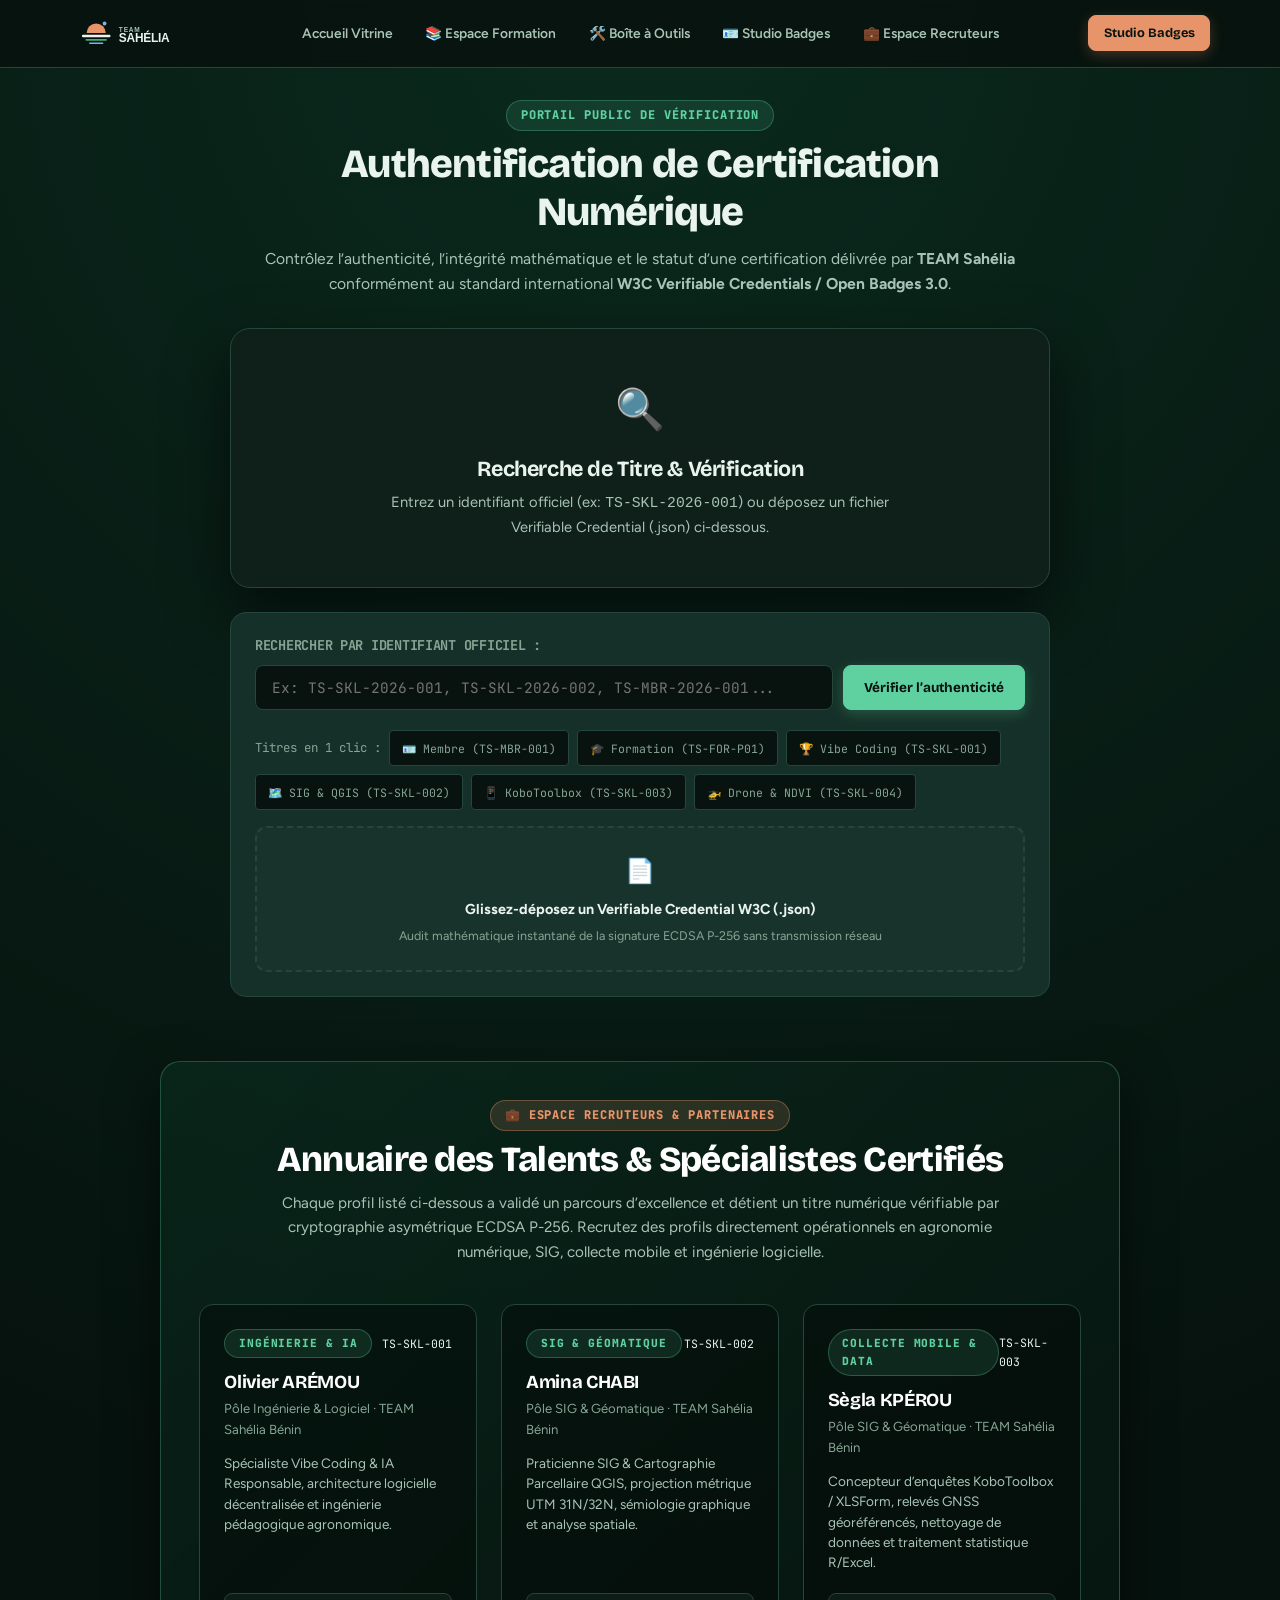
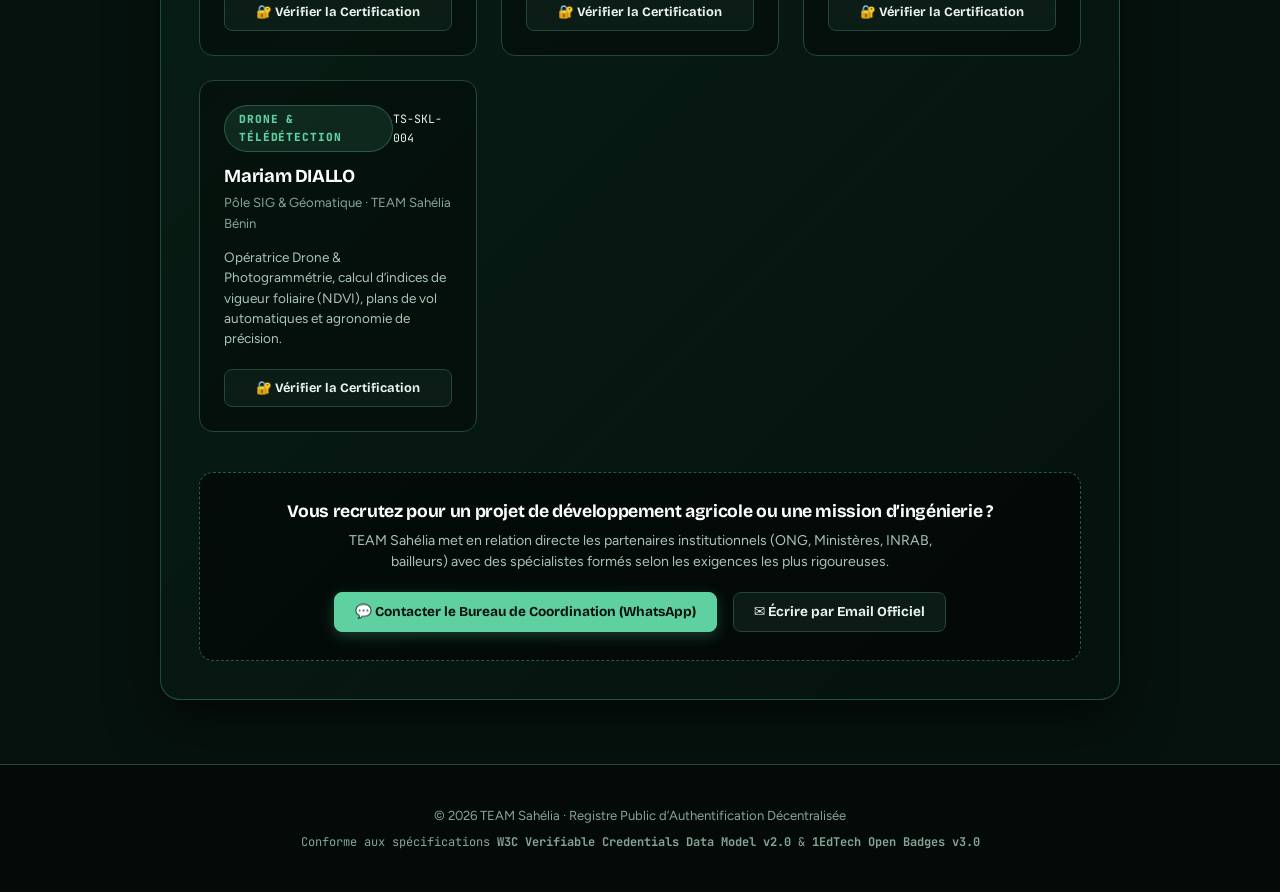
<file: verifier.html>
<!DOCTYPE html>
<html lang="fr">
<head>
  <meta charset="UTF-8">
  <meta name="viewport" content="width=device-width, initial-scale=1.0">
  <title>Vérification Officielle de Certification · TEAM Sahélia</title>
  <meta name="description" content="Portail public d’authentification cryptographique et de contrôle de conformité W3C Open Badges 3.0 pour les titres et certifications TEAM Sahélia.">
  <link rel="canonical" href="https://aremouolivier-ops.github.io/site-team-sahelia/verifier.html">
  <meta property="og:type" content="website">
  <meta property="og:site_name" content="TEAM Sahélia">
  <meta property="og:locale" content="fr_FR">
  <meta property="og:title" content="Vérification Officielle de Certification · TEAM Sahélia">
  <meta property="og:description" content="Contrôle cryptographique W3C Open Badges 3.0 et vérification instantanée par identifiant ou QR Code.">
  <meta property="og:url" content="https://aremouolivier-ops.github.io/site-team-sahelia/verifier.html">
  <meta property="og:image" content="https://aremouolivier-ops.github.io/site-team-sahelia/assets/og-sahelia.png">
  <meta property="og:image:width" content="1200">
  <meta property="og:image:height" content="630">
  <meta name="twitter:card" content="summary_large_image">
  <link rel="icon" type="image/svg+xml" href="assets/logo-sahelia.svg">
  <link rel="icon" type="image/png" sizes="192x192" href="assets/icon-192.png">
  <link rel="apple-touch-icon" href="assets/icon-192.png">
  <link rel="manifest" href="manifest.json">
  <meta name="theme-color" content="#06120e">
  <link rel="preconnect" href="https://fonts.googleapis.com">
  <link rel="preconnect" href="https://fonts.gstatic.com" crossorigin>
  <link rel="stylesheet" href="https://fonts.googleapis.com/css2?family=Bricolage+Grotesque:opsz,wght@12..96,600;12..96,700;12..96,800&family=Figtree:ital,wght@0,400;0,500;0,600;0,700;1,400;1,600&family=JetBrains+Mono:wght@500;700&display=swap">
  <link rel="stylesheet" href="css/style.css?v=2026.10">
  <style>
    .page-verif {
      min-height: 100vh;
      display: flex;
      flex-direction: column;
      background: radial-gradient(circle at 50% 0%, rgba(23, 112, 74, 0.25), transparent 60%), #06120e;
      color: var(--texte);
    }
    .carte-verif {
      background: var(--surface);
      border: 1px solid var(--bordure);
      border-radius: 20px;
      padding: clamp(1.5rem, 4vw, 2.5rem);
      box-shadow: 0 25px 60px rgba(0,0,0,0.6);
      margin: 1.5rem auto;
      max-width: 820px;
      width: 100%;
    }
    .badge-statut-bandeau {
      display: flex;
      align-items: flex-start;
      gap: 1rem;
      padding: 1.25rem 1.5rem;
      border-radius: 14px;
      margin-bottom: 2rem;
    }
    .statut-valide {
      background: rgba(34, 197, 94, 0.12);
      border: 1px solid rgba(34, 197, 94, 0.45);
      color: #86efac;
    }
    .statut-invalide {
      background: rgba(239, 68, 68, 0.15);
      border: 2px solid #ef4444;
      color: #fca5a5;
    }
    .statut-revoque {
      background: rgba(239, 68, 68, 0.2);
      border: 2px solid #dc2626;
      color: #fca5a5;
    }
    .statut-suspendu {
      background: rgba(249, 115, 22, 0.15);
      border: 2px solid #f97316;
      color: #fdba74;
    }
    .statut-inconnu {
      background: rgba(245, 158, 11, 0.15);
      border: 2px solid #f59e0b;
      color: #fcd34d;
    }
    .statut-introuvable {
      background: rgba(234, 179, 8, 0.12);
      border: 1px solid rgba(234, 179, 8, 0.4);
      color: #fde047;
    }
    .crypto-pill {
      display: inline-flex;
      align-items: center;
      gap: 0.5rem;
      background: rgba(34, 197, 94, 0.18);
      border: 1px solid rgba(34, 197, 94, 0.5);
      padding: 0.35rem 0.8rem;
      border-radius: 999px;
      font-size: 0.76rem;
      font-family: var(--police-mono);
      color: #4ade80;
      margin-top: 0.5rem;
    }
    .ligne-info {
      display: grid;
      grid-template-columns: minmax(140px, 190px) 1fr;
      gap: 1rem;
      padding: 0.85rem 0;
      border-bottom: 1px solid var(--bordure);
      font-size: 0.92rem;
    }
    .ligne-info:last-child {
      border-bottom: none;
    }
    .label-info {
      color: var(--texte-3);
      font-family: var(--police-mono);
      font-size: 0.8rem;
      text-transform: uppercase;
      font-weight: 600;
    }
    .valeur-info {
      color: var(--texte);
      font-weight: 600;
    }
    .zone-depot-vc {
      border: 2px dashed var(--bordure);
      border-radius: 12px;
      padding: 1.5rem;
      text-align: center;
      cursor: pointer;
      background: rgba(255,255,255,0.015);
      transition: all 0.2s ease;
      margin-top: 1rem;
    }
    .zone-depot-vc:hover, .zone-depot-vc.survol {
      border-color: var(--marque);
      background: rgba(23, 112, 74, 0.1);
    }
    .btn-ex-verif.sa-tag {
      min-height: 36px;
      padding: 0.35rem 0.75rem;
      display: inline-flex;
      align-items: center;
      gap: 0.3rem;
    }
    .carte-verif {
      min-width: 0;
      overflow-wrap: break-word;
    }
    @media (max-width: 640px) {
      .carte-verif {
        padding: 1.25rem 0.85rem;
        border-radius: 14px;
      }
      .ligne-info {
        grid-template-columns: 1fr;
        gap: 0.25rem;
      }
      .badge-statut-bandeau {
        padding: 1rem;
        flex-direction: column;
        gap: 0.5rem;
      }
      #espace-recruteurs {
        padding: 1.25rem 0.9rem !important;
        border-radius: 16px !important;
        margin-top: 2.5rem !important;
      }
      #form-recherche-id .v-btn {
        width: 100%;
        justify-content: center;
      }
    }
  </style>
</head>
<body class="page-verif">

  <!-- En-tête Public & Universel -->
  <header class="site-entete">
    <div class="enveloppe site-entete-rang">
      <a href="index.html" class="logo-lien" style="display: flex; align-items: center; gap: 0.75rem;">
        <img src="assets/logo-sahelia.svg" alt="TEAM Sahélia" style="height: 38px; width: auto;">
      </a>

      <nav class="site-nav" aria-label="Navigation principale">
        <a href="index.html">Accueil Vitrine</a>
        <a href="formation.html">📚 Espace Formation</a>
        <a href="outils.html">🛠️ Boîte à Outils</a>
        <a href="index.html#badges">🪪 Studio Badges</a>
        <a href="#espace-recruteurs">💼 Espace Recruteurs</a>
      </nav>

      <div class="site-entete-actions">
        <a href="index.html#badges" class="v-btn v-btn--or" style="min-height: 36px; padding: 0 0.9rem; font-size: 0.8rem;">
          Studio Badges
        </a>
      </div>
    </div>
  </header>

  <!-- Contenu Principal -->
  <main class="enveloppe" style="flex: 1; padding: 2rem 0;">
    
    <!-- En-tête de page -->
    <div style="text-align: center; max-width: 780px; margin: 0 auto 2rem;">
      <span class="etiquette etiquette--vert" style="margin-bottom: 0.6rem;">PORTAIL PUBLIC DE VÉRIFICATION</span>
      <h1 style="font-size: clamp(1.8rem, 4vw, 2.5rem); font-weight: 800; margin-bottom: 0.6rem;">
        Authentification de Certification Numérique
      </h1>
      <p style="color: var(--texte-2); font-size: 0.98rem; line-height: 1.6;">
        Contrôlez l’authenticité, l’intégrité mathématique et le statut d’une certification délivrée par <strong>TEAM Sahélia</strong> conformément au standard international <strong>W3C Verifiable Credentials / Open Badges 3.0</strong>.
      </p>
    </div>

    <!-- Conteneur Dynamique du Résultat -->
    <div id="conteneur-resultat">
      <div class="carte-verif" style="text-align: center; padding: 3rem 2rem;">
        <div style="font-size: 2.5rem; margin-bottom: 1rem;">🔍</div>
        <h2 style="font-size: 1.35rem; margin-bottom: 0.5rem; color: var(--texte);">Recherche de Titre & Vérification</h2>
        <p style="color: var(--texte-2); font-size: 0.92rem; max-width: 500px; margin: 0 auto;">
          Entrez un identifiant officiel (ex: <code>TS-SKL-2026-001</code>) ou déposez un fichier Verifiable Credential (.json) ci-dessous.
        </p>
      </div>
    </div>

    <!-- Outil de recherche et d'audit public -->
    <div style="max-width: 820px; margin: 1.5rem auto 3rem; background: var(--surface-2); border: 1px solid var(--bordure); border-radius: 16px; padding: 1.5rem;">
      <h3 style="font-size: 0.85rem; font-family: var(--police-mono); text-transform: uppercase; color: var(--texte-3); margin-bottom: 0.75rem;">
        Rechercher par identifiant officiel :
      </h3>

      <form id="form-recherche-id" style="display: flex; flex-wrap: wrap; gap: 0.6rem; margin-bottom: 1.25rem;">
        <input type="text" id="input-search-id" placeholder="Ex: TS-SKL-2026-001, TS-SKL-2026-002, TS-MBR-2026-001..." class="champ-saisie" style="font-family: var(--police-mono); flex: 1 1 min(100%, 220px); min-width: 0;">
        <button type="submit" class="v-btn v-btn--vert" style="min-height: 42px; font-size: 0.85rem; padding: 0 1.25rem; flex: 0 0 auto;">
          Vérifier l’authenticité
        </button>
      </form>

      <!-- Titres vérifiables en un clic -->
      <div style="display: flex; flex-wrap: wrap; align-items: center; gap: 0.5rem; font-size: 0.78rem;">
        <span style="color: var(--texte-3); font-family: var(--police-mono);">Titres en 1 clic :</span>
        <button type="button" class="btn-ex-verif sa-tag" data-id="TS-MBR-2026-001">🪪 Membre (TS-MBR-001)</button>
        <button type="button" class="btn-ex-verif sa-tag" data-id="TS-FOR-2026-P01">🎓 Formation (TS-FOR-P01)</button>
        <button type="button" class="btn-ex-verif sa-tag" data-id="TS-SKL-2026-001">🏆 Vibe Coding (TS-SKL-001)</button>
        <button type="button" class="btn-ex-verif sa-tag" data-id="TS-SKL-2026-002">🗺️ SIG &amp; QGIS (TS-SKL-002)</button>
        <button type="button" class="btn-ex-verif sa-tag" data-id="TS-SKL-2026-003">📱 KoboToolbox (TS-SKL-003)</button>
        <button type="button" class="btn-ex-verif sa-tag" data-id="TS-SKL-2026-004">🚁 Drone &amp; NDVI (TS-SKL-004)</button>
      </div>

      <!-- Zone de dépôt / audit de fichier JSON-LD -->
      <div id="zone-depot-vc" class="zone-depot-vc">
        <input type="file" id="file-vc-input" accept=".json,.jsonld" style="display: none;">
        <div style="font-size: 1.5rem; margin-bottom: 0.3rem;">📄</div>
        <strong style="color: var(--texte); font-size: 0.9rem;">Glissez-déposez un Verifiable Credential W3C (.json)</strong>
        <p style="color: var(--texte-3); font-size: 0.78rem; margin-top: 0.3rem;">
          Audit mathématique instantané de la signature ECDSA P-256 sans transmission réseau
        </p>
      </div>
    </div>

    <!-- ========================================================================= -->
    <!-- ESPACE RECRUTEURS & ANNUAIRE DES TALENTS CERTIFIÉS                        -->
    <!-- ========================================================================= -->
    <section id="espace-recruteurs" style="max-width: 960px; margin: 4rem auto 2rem; padding: clamp(1.1rem, 3vw, 2.5rem); background: linear-gradient(135deg, rgba(23, 112, 74, 0.15) 0%, rgba(6, 18, 14, 0.95) 100%); border: 1px solid rgba(95, 208, 160, 0.3); border-radius: 20px; box-shadow: 0 20px 50px rgba(0,0,0,0.5);">
      <div style="text-align: center; margin-bottom: 2.5rem;">
        <span class="etiquette etiquette--or" style="margin-bottom: 0.5rem; font-family: var(--police-mono); letter-spacing: 0.08em;">💼 ESPACE RECRUTEURS &amp; PARTENAIRES</span>
        <h2 style="font-size: clamp(1.5rem, 3.5vw, 2.2rem); font-weight: 800; color: #ffffff; margin-bottom: 0.6rem;">
          Annuaire des Talents &amp; Spécialistes Certifiés
        </h2>
        <p style="color: var(--texte-2); font-size: 0.95rem; max-width: 720px; margin: 0 auto; line-height: 1.6;">
          Chaque profil listé ci-dessous a validé un parcours d’excellence et détient un titre numérique vérifiable par cryptographie asymétrique ECDSA P-256. Recrutez des profils directement opérationnels en agronomie numérique, SIG, collecte mobile et ingénierie logicielle.
        </p>
      </div>

      <!-- Grille des Profils Certifiés -->
      <div style="display: grid; grid-template-columns: repeat(auto-fit, minmax(min(100%, 250px), 1fr)); gap: 1.5rem; margin-bottom: 2.5rem;">
        <!-- Talent 1 -->
        <div style="background: rgba(0,0,0,0.35); border: 1px solid var(--bordure); border-radius: 14px; padding: 1.5rem; display: flex; flex-direction: column; justify-content: space-between;">
          <div>
            <div style="display: flex; align-items: center; justify-content: space-between; margin-bottom: 0.8rem;">
              <span class="etiquette etiquette--vert" style="font-size: 0.7rem;">INGÉNIERIE &amp; IA</span>
              <span style="font-family: var(--police-mono); font-size: 0.72rem; color: var(--or);">TS-SKL-001</span>
            </div>
            <h3 style="font-size: 1.15rem; font-weight: 700; color: #ffffff; margin-bottom: 0.3rem;">Olivier ARÉMOU</h3>
            <p style="font-size: 0.82rem; color: var(--texte-3); margin-bottom: 0.8rem;">Pôle Ingénierie &amp; Logiciel · TEAM Sahélia Bénin</p>
            <p style="font-size: 0.85rem; color: var(--texte-2); line-height: 1.5; margin-bottom: 1.25rem;">
              Spécialiste Vibe Coding &amp; IA Responsable, architecture logicielle décentralisée et ingénierie pédagogique agronomique.
            </p>
          </div>
          <button type="button" class="btn-ex-verif v-btn v-btn--fantome" data-id="TS-SKL-2026-001" style="width: 100%; min-height: 38px; font-size: 0.8rem; justify-content: center;">
            🔐 Vérifier la Certification
          </button>
        </div>

        <!-- Talent 2 -->
        <div style="background: rgba(0,0,0,0.35); border: 1px solid var(--bordure); border-radius: 14px; padding: 1.5rem; display: flex; flex-direction: column; justify-content: space-between;">
          <div>
            <div style="display: flex; align-items: center; justify-content: space-between; margin-bottom: 0.8rem;">
              <span class="etiquette etiquette--vert" style="font-size: 0.7rem;">SIG &amp; GÉOMATIQUE</span>
              <span style="font-family: var(--police-mono); font-size: 0.72rem; color: var(--or);">TS-SKL-002</span>
            </div>
            <h3 style="font-size: 1.15rem; font-weight: 700; color: #ffffff; margin-bottom: 0.3rem;">Amina CHABI</h3>
            <p style="font-size: 0.82rem; color: var(--texte-3); margin-bottom: 0.8rem;">Pôle SIG &amp; Géomatique · TEAM Sahélia Bénin</p>
            <p style="font-size: 0.85rem; color: var(--texte-2); line-height: 1.5; margin-bottom: 1.25rem;">
              Praticienne SIG &amp; Cartographie Parcellaire QGIS, projection métrique UTM 31N/32N, sémiologie graphique et analyse spatiale.
            </p>
          </div>
          <button type="button" class="btn-ex-verif v-btn v-btn--fantome" data-id="TS-SKL-2026-002" style="width: 100%; min-height: 38px; font-size: 0.8rem; justify-content: center;">
            🔐 Vérifier la Certification
          </button>
        </div>

        <!-- Talent 3 -->
        <div style="background: rgba(0,0,0,0.35); border: 1px solid var(--bordure); border-radius: 14px; padding: 1.5rem; display: flex; flex-direction: column; justify-content: space-between;">
          <div>
            <div style="display: flex; align-items: center; justify-content: space-between; margin-bottom: 0.8rem;">
              <span class="etiquette etiquette--vert" style="font-size: 0.7rem;">COLLECTE MOBILE &amp; DATA</span>
              <span style="font-family: var(--police-mono); font-size: 0.72rem; color: var(--or);">TS-SKL-003</span>
            </div>
            <h3 style="font-size: 1.15rem; font-weight: 700; color: #ffffff; margin-bottom: 0.3rem;">Sègla KPÉROU</h3>
            <p style="font-size: 0.82rem; color: var(--texte-3); margin-bottom: 0.8rem;">Pôle SIG &amp; Géomatique · TEAM Sahélia Bénin</p>
            <p style="font-size: 0.85rem; color: var(--texte-2); line-height: 1.5; margin-bottom: 1.25rem;">
              Concepteur d’enquêtes KoboToolbox / XLSForm, relevés GNSS géoréférencés, nettoyage de données et traitement statistique R/Excel.
            </p>
          </div>
          <button type="button" class="btn-ex-verif v-btn v-btn--fantome" data-id="TS-SKL-2026-003" style="width: 100%; min-height: 38px; font-size: 0.8rem; justify-content: center;">
            🔐 Vérifier la Certification
          </button>
        </div>

        <!-- Talent 4 -->
        <div style="background: rgba(0,0,0,0.35); border: 1px solid var(--bordure); border-radius: 14px; padding: 1.5rem; display: flex; flex-direction: column; justify-content: space-between;">
          <div>
            <div style="display: flex; align-items: center; justify-content: space-between; margin-bottom: 0.8rem;">
              <span class="etiquette etiquette--vert" style="font-size: 0.7rem;">DRONE &amp; TÉLÉDÉTECTION</span>
              <span style="font-family: var(--police-mono); font-size: 0.72rem; color: var(--or);">TS-SKL-004</span>
            </div>
            <h3 style="font-size: 1.15rem; font-weight: 700; color: #ffffff; margin-bottom: 0.3rem;">Mariam DIALLO</h3>
            <p style="font-size: 0.82rem; color: var(--texte-3); margin-bottom: 0.8rem;">Pôle SIG &amp; Géomatique · TEAM Sahélia Bénin</p>
            <p style="font-size: 0.85rem; color: var(--texte-2); line-height: 1.5; margin-bottom: 1.25rem;">
              Opératrice Drone &amp; Photogrammétrie, calcul d’indices de vigueur foliaire (NDVI), plans de vol automatiques et agronomie de précision.
            </p>
          </div>
          <button type="button" class="btn-ex-verif v-btn v-btn--fantome" data-id="TS-SKL-2026-004" style="width: 100%; min-height: 38px; font-size: 0.8rem; justify-content: center;">
            🔐 Vérifier la Certification
          </button>
        </div>
      </div>

      <!-- Contact Recruteurs & Partenariats -->
      <div style="background: rgba(0,0,0,0.5); border: 1px dashed rgba(95, 208, 160, 0.4); border-radius: 14px; padding: 1.75rem; text-align: center;">
        <h3 style="font-size: 1.1rem; font-weight: 700; color: #ffffff; margin-bottom: 0.5rem;">
          Vous recrutez pour un projet de développement agricole ou une mission d’ingénierie ?
        </h3>
        <p style="color: var(--texte-2); font-size: 0.88rem; max-width: 600px; margin: 0 auto 1.25rem; line-height: 1.5;">
          TEAM Sahélia met en relation directe les partenaires institutionnels (ONG, Ministères, INRAB, bailleurs) avec des spécialistes formés selon les exigences les plus rigoureuses.
        </p>
        <div style="display: flex; justify-content: center; gap: 1rem; flex-wrap: wrap;">
          <a href="https://wa.me/22940738469?text=Bonjour%20TEAM%20Sahélia,%20nous%20souhaitons%20consulter%20des%20profils%20certifiés" target="_blank" rel="noopener noreferrer" class="v-btn v-btn--vert" style="min-height: 40px; font-size: 0.85rem; padding: 0 1.25rem;">
            💬 Contacter le Bureau de Coordination (WhatsApp)
          </a>
          <a href="mailto:teamsahelia@gmail.com?subject=Demande%20de%20mise%20en%20relation%20-%20Profils%20Certifiés" class="v-btn v-btn--fantome" style="min-height: 40px; font-size: 0.85rem; padding: 0 1.25rem;">
            ✉️ Écrire par Email Officiel
          </a>
        </div>
      </div>
    </section>

  </main>

  <!-- Pied de page officiel -->
  <footer style="padding: 2.5rem 0; border-top: 1px solid var(--bordure); background: #040a08; font-size: 0.82rem; color: var(--texte-3); text-align: center;">
    <div class="enveloppe">
      <p style="margin-bottom: 0.4rem;">© 2026 TEAM Sahélia · Registre Public d’Authentification Décentralisée</p>
      <p style="font-family: var(--police-mono); font-size: 0.75rem; color: var(--texte-3);">
        Conforme aux spécifications <strong>W3C Verifiable Credentials Data Model v2.0</strong> & <strong>1EdTech Open Badges v3.0</strong>
      </p>
    </div>
  </footer>

  <!-- Scripts -->
  <script src="js/qrcode.min.js"></script>
  <script src="js/badge-crypto.js"></script>
  <script src="js/badge-data.js"></script>
  <script src="js/badge-engine.js"></script>
  <script src="js/sahelia-cloud-adapter.js?v=2026.10"></script>
  <script>
    (function () {
      const conteneur = document.getElementById('conteneur-resultat');
      const inputSearch = document.getElementById('input-search-id');
      const zoneDepot = document.getElementById('zone-depot-vc');
      const fileVcInput = document.getElementById('file-vc-input');

      function escapeHTML(str) {
        if (str === null || str === undefined) return '';
        return String(str)
          .replace(/&/g, '&amp;')
          .replace(/</g, '&lt;')
          .replace(/>/g, '&gt;')
          .replace(/"/g, '&quot;')
          .replace(/'/g, '&#39;');
      }

      function obtenirIdDepuisUrl() {
        const params = new URLSearchParams(window.location.search);
        return params.get('id') || '';
      }

      // Charge un document justificatif (credential JSON-LD) depuis le serveur statique ou le registre
      async function chargerCredential(id) {
        const cleanId = String(id).trim().toUpperCase();

        // 1. Essai de chargement direct depuis credentials/{id}.json
        try {
          const resp = await fetch(`credentials/${cleanId}.json`);
          if (resp.ok) {
            const data = await resp.json();
            return { credential: data, source: 'fichier_signe' };
          }
        } catch (e) {
          // Fallback sur le registre
        }

        // 2. Recherche dans SaheliaDB
        if (window.SaheliaDB) {
          const badge = window.SaheliaDB.trouverBadgeParId(cleanId);
          if (badge) {
            // S'il existe une méthode d'exportation W3C
            let cred = null;
            if (window.BadgeEngine && window.BadgeEngine.exporterOpenBadgeJSONLD) {
              cred = window.BadgeEngine.exporterOpenBadgeJSONLD(badge);
            }
            return { badge, credential: cred, source: 'base_statique' };
          }
        }

        return null;
      }

      // Rendu principal de la vérification
      async function executerVerification(idOuDocument) {
        conteneur.innerHTML = `
          <div class="carte-verif" style="text-align: center; padding: 2.5rem;">
            <div style="font-size: 2rem; margin-bottom: 0.8rem;">⏳</div>
            <p style="color: var(--texte-2);">Vérification mathématique de la signature cryptographique en cours...</p>
          </div>
        `;

        let credential = null;
        let badgeData = null;
        let targetId = '';

        if (typeof idOuDocument === 'string') {
          targetId = idOuDocument.trim().toUpperCase();
          if (inputSearch) inputSearch.value = targetId;

          const charge = await chargerCredential(targetId);
          if (!charge) {
            afficherIntrouvable(targetId);
            return;
          }
          credential = charge.credential;
          badgeData = charge.badge;
        } else if (typeof idOuDocument === 'object') {
          credential = idOuDocument;
          targetId = (credential.id || '').split('/').pop().replace('.json', '') || 'DOCUMENT-IMPORTE';
        }

        // Vérifier le statut de révocation auprès du registre public (Logique stricte à 3 états)
        let statutRevocation = { statut: 'STATUT_INCONNU', revoque: null };
        if (window.BadgeCrypto && window.BadgeCrypto.verifierStatutRevocation) {
          statutRevocation = await window.BadgeCrypto.verifierStatutRevocation(targetId);
        }

        // Vérification complémentaire temps réel sur Cloudflare Worker D1 (si configuré)
        let cloudAudit = null;
        const cfEndpoint = window.SaheliaCloud && window.SaheliaCloud.obtenirEndpoint ? window.SaheliaCloud.obtenirEndpoint() : '';
        if (cfEndpoint && targetId) {
          try {
            const ctrl = new AbortController();
            const timer = setTimeout(() => ctrl.abort(), 4000);
            const resp = await fetch(`${cfEndpoint}/api/badges/verify?id=${encodeURIComponent(targetId)}`, { signal: ctrl.signal });
            clearTimeout(timer);
            if (resp.ok) {
              const cloudJson = await resp.json();
              cloudAudit = cloudJson;
              if (cloudJson.found && cloudJson.badge && cloudJson.badge.status === 'revoked') {
                statutRevocation = {
                  statut: 'REVOQUE',
                  revoque: true,
                  date: cloudJson.badge.revoked_at || 'Récemment',
                  motif: cloudJson.badge.revocation_reason || 'Révoqué dans le registre D1 TEAM Sahélia',
                  sourceCloud: true
                };
              }
            }
          } catch (e) {
            // Repli silencieux sur le registre statique JSON-LD
          }
        }

        // Exécuter l'audit cryptographique ECDSA P-256 via Web Crypto API
        let auditCrypto = { valide: false, erreur: 'Preuve cryptographique non fournie.' };
        if (credential && credential.proof && window.BadgeCrypto && window.BadgeCrypto.verifierSignatureCredential) {
          auditCrypto = await window.BadgeCrypto.verifierSignatureCredential(credential);
        } else if (badgeData && !credential) {
          auditCrypto = {
            valide: false,
            nonSigne: true,
            erreur: "Ce titre figure dans le catalogue informatif local mais ne dispose pas d'un Verifiable Credential W3C signé numériquement."
          };
        }

        // Consolidation des données affichées
        const donnee = badgeData || extraireDonneesDepuisCredential(credential);

        afficherResultat({
          id: targetId,
          data: donnee,
          credential,
          auditCrypto,
          statutRevocation,
          cloudAudit
        });
      }

      function extraireDonneesDepuisCredential(cred) {
        if (!cred) return {};
        const subject = cred.credentialSubject || {};
        const ach = typeof subject.achievement === 'object' ? subject.achievement : {};
        const cleanId = (cred.id || '').split('/').pop().replace('.json', '');
        
        let typeCalcule = 'competence';
        if (cleanId.startsWith('TS-MBR')) typeCalcule = 'membre';
        else if (cleanId.startsWith('TS-FOR')) typeCalcule = 'formation';

        // Tentative de résolution des critères et métadonnées complètes
        let criteresExtraits = ach.criteria && ach.criteria.narrative ? ach.criteria.narrative.split(' ; ') : [];
        let niveauCalcule = ach.level || (typeCalcule === 'membre' ? 'Adhésion Validée' : (typeCalcule === 'formation' ? 'Complétion Validée' : 'Pratique Validée'));

        if (criteresExtraits.length === 0 && window.BadgeData) {
          if (typeCalcule === 'membre') {
            criteresExtraits = [
              "Adhésion officielle et inscription validée au registre TEAM Sahélia",
              "Participation active aux canaux collaboratifs et entraide communautaire",
              "Engagement formel envers la charte d'éthique et de partage libre des savoirs"
            ];
          } else if (typeCalcule === 'formation') {
            criteresExtraits = [
              "Complétion vérifiée de 100% des modules théoriques et pratiques du programme",
              "Validation des travaux pratiques de terrain et projets de fin de parcours",
              "Reconnaissance d'aptitude technique par l'instructeur référent"
            ];
          }
        }

        return {
          id: cleanId,
          titre: cred.name || ach.name || 'Certification TEAM Sahélia',
          beneficiaireNom: subject.name || 'Bénéficiaire',
          beneficiaireRole: subject.role || 'Titulaire',
          institution: subject.institution || 'TEAM Sahélia · République du Bénin',
          dateEmission: cred.validFrom ? new Date(cred.validFrom).toLocaleDateString('fr-FR', { day: 'numeric', month: 'long', year: 'numeric' }) : '2026',
          validFrom: cred.validFrom,
          slogan: subject.slogan || cred.description || 'Apprendre aujourd’hui. Construire demain.',
          criteres: criteresExtraits,
          preuveProjet: ach.description || (cred.evidence && cred.evidence[0] ? cred.evidence[0].narrative : ''),
          niveau: niveauCalcule,
          type: typeCalcule
        };
      }

      function afficherIntrouvable(id) {
        conteneur.innerHTML = `
          <div class="carte-verif" role="alert">
            <div class="badge-statut-bandeau statut-introuvable">
              <span style="font-size: 2.2rem; line-height: 1;">⚠️</span>
              <div>
                <h2 style="font-size: 1.25rem; font-weight: 800; margin-bottom: 0.2rem;">IDENTIFIANT INTROUVABLE DANS LE REGISTRE</h2>
                <p style="font-size: 0.88rem; line-height: 1.4;">
                  Le numéro <strong>${escapeHTML(id)}</strong> ne correspond à aucun titre répertorié dans les registres publics officiels de TEAM Sahélia.
                </p>
              </div>
            </div>
            <p style="color: var(--texte-2); font-size: 0.92rem; line-height: 1.6;">
              Si ce titre vous a été présenté sur un CV, un profil en ligne ou un badge imprimé, vérifiez l’exactitude de l’identifiant saisi ou demandez au titulaire de vous transmettre son fichier Verifiable Credential W3C original.
            </p>
          </div>
        `;
      }

      function afficherResultat({ id, data, credential, auditCrypto, statutRevocation, cloudAudit }) {
        const estRevoque = Boolean(statutRevocation && statutRevocation.statut === 'REVOQUE');
        const estSuspendu = Boolean(statutRevocation && statutRevocation.statut === 'SUSPENDU');
        const statutInconnu = Boolean(statutRevocation && statutRevocation.statut === 'STATUT_INCONNU');
        const signatureValide = Boolean(auditCrypto && auditCrypto.valide);
        const estNonSigne = Boolean(auditCrypto && auditCrypto.nonSigne);
        const estFalsifie = Boolean(!signatureValide && !estNonSigne && credential && credential.proof);

        let bandeauClass = 'statut-introuvable';
        let iconeStatut = '⚠️';
        let titreStatut = 'STATUT DE CERTIFICATION NON CONFIRMÉ';
        let descStatut = 'Les éléments fournis n’ont pas permis d’établir une certification valide.';
        let pillHtml = '';

        if (estRevoque) {
          bandeauClass = 'statut-revoque';
          iconeStatut = '✕';
          titreStatut = 'CERTIFICATION OFFICIELLE RÉVOQUÉE';
          descStatut = `Ce titre a été formellement révoqué le ${escapeHTML(statutRevocation.date || 'récemment')} par TEAM Sahélia. Motif : ${escapeHTML(statutRevocation.motif || 'Non précisé')}.`;
        } else if (estSuspendu) {
          bandeauClass = 'statut-suspendu';
          iconeStatut = '⏸';
          titreStatut = 'CERTIFICATION TEMPORAIREMENT SUSPENDUE';
          descStatut = `Ce titre fait l'objet d'une suspension administrative enregistrée le ${escapeHTML(statutRevocation.date || 'récemment')} par TEAM Sahélia. Motif : ${escapeHTML(statutRevocation.motif || 'En cours de réexamen administratif')}.`;
        } else if (estFalsifie) {
          bandeauClass = 'statut-invalide';
          iconeStatut = '⚠️';
          titreStatut = 'DOCUMENT ALTÉRÉ / SIGNATURE CRYPTOGRAPHIQUE INVALIDE';
          descStatut = `Échec de l’audit de conformité : le document ou ses métadonnées de preuve ont été altérés après émission, ou la clé de signature ne correspond pas à l'émetteur officiel. ${escapeHTML(auditCrypto.erreur || '')}`;
        } else if (signatureValide && statutInconnu) {
          bandeauClass = 'statut-inconnu';
          iconeStatut = '⚠️';
          titreStatut = 'SIGNATURE INTÈGRE · STATUT DE RÉVOCATION INDÉTERMINÉ (HORS-LIGNE)';
          descStatut = `La signature cryptographique du document est mathématiquement valide, mais le registre officiel de révocation n'a pas pu être interrogé (${escapeHTML(statutRevocation.erreur || 'Réseau inaccessible')}). Le titre ne peut être certifié comme pleinement actif sans confirmation du registre.`;
          pillHtml = `
            <div class="crypto-pill" style="background: rgba(245, 158, 11, 0.15); border-color: rgba(245, 158, 11, 0.4); color: #fcd34d;">
              <span>⚠️</span>
              <span>Signature ECDSA P-256 mathématiquement valide · Registre de révocation non joignable</span>
            </div>
          `;
        } else if (signatureValide && statutRevocation && statutRevocation.statut === 'VALIDE') {
          // SEUL ET UNIQUE CAS OÙ LE STATUT VERT EST ACCORDÉ (FAIL-CLOSED RIGOUREUX)
          bandeauClass = 'statut-valide';
          iconeStatut = '✓';
          titreStatut = 'CERTIFICATION CRYPTOGRAPHIQUEMENT AUTHENTIFIÉE & ACTIVE';
          descStatut = "Signature cryptographique et intégrité du document vérifiées. Le nom, la compétence et les preuves présentés correspondent aux déclarations signées par TEAM Sahélia. La vérification de l'identité physique du titulaire et la reconnaissance externe relèvent de contrôles distincts.";
          pillHtml = `
            <div class="crypto-pill">
              <span>🔐</span>
              <span>Signature ECDSA P-256 (RFC 7797 JWS détaché) + SHA-256 validée par Web Crypto API · Statut registre : Actif${cloudAudit && cloudAudit.found ? ' · ☁️ Confirmé D1' : ''}</span>
            </div>
          `;
        } else if (estNonSigne) {
          bandeauClass = 'statut-introuvable';
          iconeStatut = 'ℹ️';
          titreStatut = 'TITRE CATALOGUE SANS JUSTIFICATIF CRYPTOGRAPHIQUE';
          descStatut = "Cet identifiant correspond à une entrée informative de notre catalogue, mais aucun document Verifiable Credential W3C signé n'a été émis ou attaché à cette fiche.";
        } else {
          bandeauClass = 'statut-invalide';
          iconeStatut = '✕';
          titreStatut = 'ÉCHEC DE L’AUTHENTIFICATION';
          descStatut = escapeHTML(auditCrypto.erreur || 'Le document présenté ne remplit pas les critères cryptographiques requis.');
        }

        conteneur.innerHTML = `
          <div class="carte-verif" ${estRevoque || estSuspendu || estFalsifie ? 'role="alert"' : ''}>
            
            <!-- Bandeau de Statut -->
            <div class="badge-statut-bandeau ${bandeauClass}">
              <span style="font-size: 2.2rem; font-weight: 900; line-height: 1;">${iconeStatut}</span>
              <div>
                <h2 style="font-size: 1.25rem; font-weight: 800; margin-bottom: 0.25rem;">${escapeHTML(titreStatut)}</h2>
                <p style="font-size: 0.88rem; line-height: 1.4;">${escapeHTML(descStatut)}</p>
                ${pillHtml}
              </div>
            </div>

            <!-- Titre et Type de Titre -->
            <div style="margin-bottom: 1.8rem; border-bottom: 1px solid var(--bordure); padding-bottom: 1.2rem;">
              <span class="etiquette etiquette--or" style="font-size: 0.72rem; margin-bottom: 0.4rem;">W3C OPEN BADGES 3.0 / VERIFIABLE CREDENTIAL</span>
              <h2 style="font-size: clamp(1.4rem, 3.5vw, 1.85rem); font-weight: 800; color: var(--texte); margin-top: 0.3rem;">
                ${escapeHTML(data.titre)}
              </h2>
              ${data.niveau ? `<p style="font-size: 0.92rem; font-weight: 700; color: var(--marque); margin-top: 0.35rem;">NIVEAU HOMOLOGUÉ : ${escapeHTML(String(data.niveau).toUpperCase())}</p>` : ''}
            </div>

            <!-- Métadonnées Contrôlées -->
            <div style="margin-bottom: 2rem;">
              <div class="ligne-info">
                <span class="label-info">Identifiant Unique</span>
                <span class="valeur-info" style="font-family: var(--police-mono); color: var(--marque);">${escapeHTML(id)}</span>
              </div>

              <div class="ligne-info">
                <span class="label-info">Titulaire Certifié</span>
                <span class="valeur-info" style="font-size: 1.05rem;">${escapeHTML(data.beneficiaireNom)}</span>
              </div>

              <div class="ligne-info">
                <span class="label-info">Rôle / Spécialité</span>
                <span class="valeur-info">${escapeHTML(data.beneficiaireRole || 'Praticien Certifié')}</span>
              </div>

              <div class="ligne-info">
                <span class="label-info">Organisme Émetteur</span>
                <span class="valeur-info">TEAM Sahélia · Communauté Panafricaine des Praticiens du Numérique & de l’Agronomie</span>
              </div>

              ${data.dateEmission ? `
                <div class="ligne-info">
                  <span class="label-info">Date d’Émission</span>
                  <span class="valeur-info">${escapeHTML(data.dateEmission)}</span>
                </div>` : ''}

              ${data.validePar ? `
                <div class="ligne-info">
                  <span class="label-info">Autorité de Contrôle</span>
                  <span class="valeur-info">${escapeHTML(data.validePar)}</span>
                </div>` : ''}

              ${data.preuveProjet ? `
                <div class="ligne-info">
                  <span class="label-info">Preuve / Réalisation</span>
                  <span class="valeur-info" style="color: var(--texte-2); font-weight: normal; font-size: 0.88rem; line-height: 1.5;">${escapeHTML(data.preuveProjet)}</span>
                </div>` : ''}
            </div>

            <!-- Critères validés -->
            ${data.criteres && data.criteres.length ? `
              <div style="background: var(--fond); border: 1px solid var(--bordure); border-radius: 12px; padding: 1.25rem; margin-bottom: 2rem;">
                <h4 style="font-size: 0.85rem; font-family: var(--police-mono); text-transform: uppercase; color: var(--marque); margin-bottom: 0.75rem;">
                  ✓ Compétences & Critères Rigoureusement Évalués :
                </h4>
                <ul style="list-style: none; display: flex; flex-direction: column; gap: 0.6rem;">
                  ${data.criteres.map(c => `
                    <li style="display: flex; align-items: flex-start; gap: 0.6rem; font-size: 0.85rem; color: var(--texte-2); line-height: 1.45;">
                      <span style="color: var(--marque); font-weight: bold;">•</span>
                      <span>${escapeHTML(c)}</span>
                    </li>
                  `).join('')}
                </ul>
              </div>` : ''}

            <!-- Visualisation Illustrative du Badge sur Canvas (Distinction graphique / juridique) -->
            <div style="display: flex; flex-direction: column; align-items: center; justify-content: center; margin: 1.5rem 0 2rem; background: var(--fond); padding: 1.5rem; border-radius: 14px; border: 1px solid var(--bordure);">
              <div style="text-align: center; margin-bottom: 0.85rem; max-width: 550px;">
                <span style="font-size: 0.72rem; font-family: var(--police-mono); text-transform: uppercase; color: var(--texte-3); display: block; margin-bottom: 0.25rem;">
                  Représentation Graphique Illustrative :
                </span>
                <p style="font-size: 0.78rem; color: var(--texte-3); line-height: 1.4; margin: 0;">
                  Aperçu visuel produit à titre indicatif. Le titre officiel et juridiquement opposable est le document numérique <strong>Verifiable Credential W3C</strong> signé cryptographiquement ci-dessus.
                </p>
              </div>
              <div style="max-width: 480px; width: 100%; border-radius: 14px; overflow: hidden; border: 2px solid var(--bordure); box-shadow: 0 15px 35px rgba(0,0,0,0.5); background: #000;">
                <canvas id="canvas-mini-apercu" style="width: 100%; height: auto; display: block;"></canvas>
              </div>
            </div>

            <!-- Preuve Cryptographique & Actions Publiques -->
            <div style="display: flex; flex-wrap: wrap; justify-content: space-between; align-items: center; gap: 1rem; padding-top: 1.5rem; border-top: 1px solid var(--bordure);">
              <div style="font-size: 0.76rem; font-family: var(--police-mono); color: var(--texte-3);">
                Émetteur : <strong>issuers/team-sahelia.json#key-1</strong><br>
                Algorithme : <strong>ECDSA P-256 (RFC 7797 JWS détaché) · SHA-256</strong>
              </div>
              <div style="display: flex; flex-wrap: wrap; gap: 0.6rem;">
                <button type="button" id="btn-copier-lien-verif" class="v-btn v-btn--fantome" style="min-height: 38px; font-size: 0.8rem;">
                  🔗 Copier le lien
                </button>
                <button type="button" id="btn-telecharger-vc-json" class="v-btn v-btn--fantome" style="min-height: 38px; font-size: 0.8rem;">
                  💾 JSON-LD W3C
                </button>
                <a id="btn-linkedin-verif" class="v-btn v-btn--bleu" target="_blank" rel="noopener noreferrer" style="min-height: 38px; font-size: 0.8rem;">
                  💼 Partager sur LinkedIn
                </a>
              </div>
            </div>

          </div>
        `;

        // Bouton Copier le lien
        const btnCopier = document.getElementById('btn-copier-lien-verif');
        if (btnCopier) {
          btnCopier.addEventListener('click', () => {
            navigator.clipboard.writeText(window.location.href).then(() => {
              const prev = btnCopier.innerText;
              btnCopier.innerText = '✓ Lien copié !';
              btnCopier.style.borderColor = 'var(--marque)';
              btnCopier.style.color = 'var(--marque)';
              setTimeout(() => {
                btnCopier.innerText = prev;
                btnCopier.style.borderColor = '';
                btnCopier.style.color = '';
              }, 2000);
            }).catch(() => {
              prompt('Copiez ce lien officiel :', window.location.href);
            });
          });
        }

        // Bouton Télécharger JSON-LD
        const btnTelechargerJson = document.getElementById('btn-telecharger-vc-json');
        if (btnTelechargerJson) {
          btnTelechargerJson.addEventListener('click', () => {
            const doc = credential || (window.BadgeEngine && window.BadgeEngine.exporterOpenBadgeJSONLD ? window.BadgeEngine.exporterOpenBadgeJSONLD(data) : data);
            const blob = new Blob([JSON.stringify(doc, null, 2)], { type: 'application/ld+json;charset=utf-8' });
            const url = URL.createObjectURL(blob);
            const a = document.createElement('a');
            a.href = url;
            a.download = `${id}_verifiable_credential.json`;
            a.click();
            URL.revokeObjectURL(url);
          });
        }

        // Bouton LinkedIn
        const btnLinkedIn = document.getElementById('btn-linkedin-verif');
        if (btnLinkedIn && window.BadgeEngine && window.BadgeEngine.genererLienLinkedIn) {
          btnLinkedIn.href = window.BadgeEngine.genererLienLinkedIn({
            id,
            titre: data.titre,
            validFrom: data.validFrom,
            dateEmission: data.dateEmission
          });
        }

        // Rendu du canvas
        function dessinerMiniBadge() {
          const cvsMini = document.getElementById('canvas-mini-apercu');
          if (cvsMini && window.BadgeEngine) {
            window.BadgeEngine.genererBadgeSurCanvas(cvsMini, {
              type: data.type || 'competence',
              format: 'paysage',
              data: data
            });
          }
        }
        setTimeout(dessinerMiniBadge, 40);
        if (document.fonts && document.fonts.ready) {
          document.fonts.ready.then(dessinerMiniBadge);
        }
      }

      // Initialisation
      const idInitial = obtenirIdDepuisUrl();
      if (idInitial) {
        executerVerification(idInitial);
      }

      // Écouteur formulaire
      const form = document.getElementById('form-recherche-id');
      if (form) {
        form.addEventListener('submit', (e) => {
          e.preventDefault();
          const id = inputSearch.value.trim();
          if (id) {
            window.history.pushState({}, '', '?id=' + encodeURIComponent(id));
            executerVerification(id);
          }
        });
      }

      // Exemples en un clic
      document.querySelectorAll('.btn-ex-verif').forEach(btn => {
        btn.addEventListener('click', () => {
          const id = btn.dataset.id;
          if (id) {
            window.history.pushState({}, '', '?id=' + encodeURIComponent(id));
            executerVerification(id);
          }
        });
      });

      // Glisser-déposer de fichier JSON-LD
      if (zoneDepot && fileVcInput) {
        zoneDepot.addEventListener('click', () => fileVcInput.click());
        zoneDepot.addEventListener('dragover', (e) => {
          e.preventDefault();
          zoneDepot.classList.add('survol');
        });
        zoneDepot.addEventListener('dragleave', () => zoneDepot.classList.remove('survol'));
        zoneDepot.addEventListener('drop', (e) => {
          e.preventDefault();
          zoneDepot.classList.remove('survol');
          const file = e.dataTransfer && e.dataTransfer.files[0];
          if (file) traiterFichierDepose(file);
        });

        fileVcInput.addEventListener('change', (e) => {
          const file = e.target.files && e.target.files[0];
          if (file) traiterFichierDepose(file);
        });
      }

      function traiterFichierDepose(file) {
        const reader = new FileReader();
        reader.onload = (evt) => {
          try {
            const json = JSON.parse(evt.target.result);
            executerVerification(json);
          } catch (err) {
            alert('Format JSON non valide : ' + err.message);
          }
        };
        reader.readAsText(file);
      }

      if ('serviceWorker' in navigator && window.location.protocol.startsWith('http')) {
        navigator.serviceWorker.register('sw.js').catch(() => {});
      }
    })();
  </script>
</body>
</html>
</file>
<file: css/style.css>
/* =========================================================================
   TEAM SAHÉLIA - STYLE OFFICIEL & DESIGN SYSTEM
   ========================================================================= */

/* Polices Google chargées en non-bloquant via <link> dans les pages HTML */

:root {
  --fond: #08130f;
  --surface: #0e2019;
  --surface-2: #153028;
  --surface-3: #1a3c32;
  --bordure: #25463a;
  --bordure-active: #5fd0a0;

  --texte: #eaf4ee;
  --texte-2: #a9c4b6;
  --texte-3: #86a595;

  --marque: #5fd0a0;
  --marque-fonce: #17704a;
  --marque-doux: #123a2c;

  --terre: #e8946a;
  --terre-fonce: #b5532f;
  
  --bleu: #7fb0ee;
  --bleu-fonce: #1f55a6;

  --police-titre: 'Bricolage Grotesque', system-ui, sans-serif;
  --police-texte: 'Figtree', system-ui, sans-serif;
  --police-mono: 'JetBrains Mono', monospace;
}

* {
  box-sizing: border-box;
  margin: 0;
  padding: 0;
}

html {
  scroll-behavior: smooth;
  font-family: var(--police-texte);
  background-color: var(--fond);
  color: var(--texte);
  line-height: 1.6;
}

body {
  overflow-x: hidden;
  -webkit-font-smoothing: antialiased;
  overflow-wrap: anywhere;
  word-break: break-word;
}

img, svg, canvas, video {
  max-width: 100%;
  height: auto;
}

/* Typographie */
h1, h2, h3, h4, .titre-grotesque {
  font-family: var(--police-titre);
  letter-spacing: -0.02em;
  color: var(--texte);
  line-height: 1.2;
}

.font-mono {
  font-family: var(--police-mono);
}

a {
  color: inherit;
  text-decoration: none;
}

/* Enveloppe de centrage */
.enveloppe {
  width: 100%;
  max-width: 1220px;
  margin-inline: auto;
  padding-inline: clamp(1rem, 4vw, 2.5rem);
}

/* Boutons */
.v-btn {
  display: inline-flex;
  align-items: center;
  justify-content: center;
  gap: 0.55rem;
  min-height: 48px;
  padding: 0 1.5rem;
  font-family: var(--police-titre);
  font-size: 0.95rem;
  font-weight: 700;
  border-radius: 8px;
  cursor: pointer;
  transition: all 0.2s cubic-bezier(0.16, 1, 0.3, 1);
  border: 1px solid transparent;
  text-decoration: none;
}

.v-btn:hover {
  transform: translateY(-2px);
}

.v-btn:active {
  transform: translateY(0);
}

.v-btn--vert {
  background: var(--marque);
  color: #06100c;
  border-color: var(--marque);
  box-shadow: 0 4px 14px rgba(95, 208, 160, 0.25);
}

.v-btn--vert:hover {
  background: #71dfb0;
  box-shadow: 0 6px 20px rgba(95, 208, 160, 0.4);
}

.v-btn--or {
  background: var(--terre);
  color: #08130f;
  border-color: var(--terre);
  box-shadow: 0 4px 14px rgba(232, 148, 106, 0.25);
}

.v-btn--or:hover {
  background: #f0a37c;
  box-shadow: 0 6px 20px rgba(232, 148, 106, 0.4);
}

.v-btn--fantome {
  background: rgba(14, 32, 25, 0.8);
  color: var(--texte);
  border-color: var(--bordure);
}

.v-btn--fantome:hover {
  border-color: var(--marque);
  background: var(--surface-2);
}

/* Étiquettes / Pilules */
.etiquette {
  display: inline-flex;
  align-items: center;
  gap: 0.45rem;
  padding: 0.3rem 0.85rem;
  font-size: 0.75rem;
  font-weight: 800;
  text-transform: uppercase;
  letter-spacing: 0.08em;
  border-radius: 9999px;
  font-family: var(--police-mono);
}

.etiquette--vert {
  background: rgba(95, 208, 160, 0.12);
  color: var(--marque);
  border: 1px solid rgba(95, 208, 160, 0.3);
}

.etiquette--or {
  background: rgba(232, 148, 106, 0.15);
  color: var(--terre);
  border: 1px solid rgba(232, 148, 106, 0.35);
}

.etiquette--bleu {
  background: rgba(127, 176, 238, 0.15);
  color: var(--bleu);
  border: 1px solid rgba(127, 176, 238, 0.35);
}

/* Barre de navigation fluide, adaptative & 100% scrollable sans débordement */
.site-entete {
  position: sticky;
  top: 0;
  z-index: 50;
  background: rgba(8, 19, 15, 0.92);
  backdrop-filter: blur(16px);
  -webkit-backdrop-filter: blur(16px);
  border-bottom: 1px solid var(--bordure);
  min-height: 68px;
  padding: 0.45rem 0;
  display: flex;
  align-items: center;
}

.site-entete-rang {
  display: flex;
  align-items: center;
  justify-content: space-between;
  gap: 1rem;
  width: 100%;
  flex-wrap: wrap;
}

.logo-lien {
  flex-shrink: 0;
}

.site-entete-actions {
  display: flex;
  align-items: center;
  gap: 0.6rem;
  flex-shrink: 0;
}

/* Barre de liens scrollable horizontalement sur tous les écrans (PC, Tablette, Mobile) */
.site-nav {
  display: flex;
  align-items: center;
  gap: 0.35rem;
  font-size: 0.86rem;
  font-weight: 600;
  color: var(--texte-2);
  overflow-x: auto;
  overflow-y: hidden;
  white-space: nowrap;
  -webkit-overflow-scrolling: touch;
  scrollbar-width: thin;
  scrollbar-color: var(--bordure) transparent;
  max-width: 100%;
  padding: 0.25rem 0.2rem;
  flex: 1 1 auto;
  justify-content: center;
}

.site-nav::-webkit-scrollbar {
  height: 4px;
}

.site-nav::-webkit-scrollbar-track {
  background: transparent;
}

.site-nav::-webkit-scrollbar-thumb {
  background: var(--bordure);
  border-radius: 999px;
}

.site-nav a {
  display: inline-flex;
  align-items: center;
  gap: 0.35rem;
  padding: 0.42rem 0.78rem;
  border-radius: 999px;
  border: 1px solid transparent;
  transition: all 0.18s ease;
  flex-shrink: 0;
}

.site-nav a:hover,
.site-nav a:focus-visible {
  color: var(--marque);
  background: rgba(95, 208, 160, 0.1);
  border-color: rgba(95, 208, 160, 0.28);
  outline: none;
}

.site-nav a.nav-pill-special {
  color: var(--marque);
  background: rgba(95, 208, 160, 0.08);
  border-color: rgba(95, 208, 160, 0.25);
}

/* Grille Auto-Adaptative de l'Équipe (Display CSS Grid automatique) */
.sa-grille {
  display: grid;
  gap: 1.5rem;
  grid-template-columns: repeat(auto-fit, minmax(min(100%, 18rem), 1fr));
  width: 100%;
}

.sa-carte {
  position: relative;
  background: var(--surface);
  border: 1px solid var(--bordure);
  border-radius: 14px;
  padding: 1.8rem 1.5rem;
  display: flex;
  flex-direction: column;
  justify-content: space-between;
  transition: all 0.2s ease;
  border-top: 4px solid var(--marque);
}

.sa-carte:nth-child(3n + 2) {
  border-top-color: var(--bleu);
}

.sa-carte:nth-child(3n) {
  border-top-color: var(--terre);
}

.sa-carte:hover {
  transform: translateY(-4px);
  border-color: rgba(95, 208, 160, 0.5);
  box-shadow: 0 16px 32px rgba(0, 0, 0, 0.35);
}

.sa-membre-photo {
  width: 72px;
  height: 72px;
  border-radius: 50%;
  object-fit: cover;
  border: 2px solid var(--marque);
  margin-bottom: 1rem;
}

.sa-membre-initiale {
  width: 72px;
  height: 72px;
  border-radius: 50%;
  background: var(--surface-2);
  color: var(--marque);
  font-family: var(--police-titre);
  font-size: 1.7rem;
  font-weight: 800;
  display: grid;
  place-items: center;
  border: 2px solid var(--bordure);
  margin-bottom: 1rem;
}

.sa-membre-nom {
  font-size: 1.25rem;
  font-weight: 800;
  color: var(--texte);
  margin-bottom: 0.25rem;
}

.sa-membre-role {
  font-size: 0.82rem;
  font-family: var(--police-mono);
  color: var(--marque);
  font-weight: 600;
  margin-bottom: 0.8rem;
}

.sa-membre-phrase {
  font-size: 0.88rem;
  color: var(--texte-2);
  font-style: italic;
  line-height: 1.5;
  margin-bottom: 1.2rem;
  border-left: 2px solid var(--bordure);
  padding-left: 0.75rem;
}

.sa-membre-tags {
  display: flex;
  flex-wrap: wrap;
  gap: 0.4rem;
  border-top: 1px solid var(--bordure);
  padding-top: 0.8rem;
}

.sa-tag {
  font-size: 0.72rem;
  font-family: var(--police-mono);
  padding: 0.2rem 0.5rem;
  border-radius: 4px;
  background: var(--fond);
  color: var(--texte-3);
  border: 1px solid var(--bordure);
}

/* Studio de Badges */
.badge-studio-box {
  background: var(--surface);
  border: 1px solid var(--bordure);
  border-radius: 20px;
  padding: 2rem;
  box-shadow: 0 20px 40px rgba(0, 0, 0, 0.4);
}

.champ-saisie {
  width: 100%;
  background: var(--fond);
  border: 1px solid var(--bordure);
  color: var(--texte);
  font-size: 0.9rem;
  border-radius: 8px;
  padding: 0.75rem 1rem;
  font-family: inherit;
  transition: border-color 0.15s ease;
}

.champ-saisie:focus {
  outline: none;
  border-color: var(--marque);
}

/* Modale de la console privée */
.modal-overlay {
  position: fixed;
  inset: 0;
  z-index: 100;
  background: rgba(6, 16, 12, 0.9);
  backdrop-filter: blur(10px);
  display: flex;
  align-items: center;
  justify-content: center;
  padding: 1.5rem;
  opacity: 0;
  pointer-events: none;
  transition: opacity 0.2s ease;
}

.modal-overlay.ouvert {
  opacity: 1;
  pointer-events: auto;
}

.modal-contenu {
  background: var(--surface);
  border: 1px solid var(--bordure);
  border-radius: 18px;
  max-width: 820px;
  width: 100%;
  max-height: 90vh;
  overflow-y: auto;
  padding: 2rem;
  box-shadow: 0 25px 60px rgba(0, 0, 0, 0.7);
  transform: scale(0.96);
  transition: transform 0.2s ease;
}

.modal-overlay.ouvert .modal-contenu {
  transform: scale(1);
}

/* Responsive & Adaptation Multi-Écrans (Téléphones Android/iOS, Tablettes, Ordinateurs) */
.grille-2-cols-responsive {
  display: grid;
  grid-template-columns: 1fr 1fr;
  gap: 0.75rem;
}

.grille-3-cols-responsive {
  display: grid;
  grid-template-columns: repeat(3, 1fr);
  gap: 0.5rem;
}

@media (max-width: 1120px) {
  .site-entete-rang {
    row-gap: 0.45rem;
  }
  .site-nav {
    order: 3;
    flex: 1 1 100%;
    justify-content: flex-start;
    border-top: 1px solid rgba(37, 70, 58, 0.6);
    padding-top: 0.45rem;
  }
}

@media (max-width: 640px) {
  .site-entete {
    position: relative;
  }
  .site-entete-rang {
    gap: 0.45rem 0.75rem;
  }
  .site-entete-actions {
    flex: 1 1 100%;
    flex-wrap: wrap;
    gap: 0.45rem;
    max-width: 100%;
  }
  .site-nav a {
    min-height: 36px;
    display: inline-flex;
    align-items: center;
  }
  .badge-studio-box {
    padding: 1.2rem;
    border-radius: 16px;
  }
  .modal-overlay {
    padding: 0.75rem;
  }
  .modal-contenu {
    padding: 1.25rem;
    border-radius: 14px;
  }
  .grille-2-cols-responsive {
    grid-template-columns: 1fr;
  }
  .v-btn {
    padding: 0 1.1rem;
    font-size: 0.88rem;
  }
  .site-entete-actions .v-btn {
    padding: 0 0.75rem !important;
    font-size: 0.78rem !important;
    min-height: 36px !important;
  }
}

@media (max-width: 420px) {
  .grille-3-cols-responsive {
    grid-template-columns: 1fr;
  }
}

/* Styles pour le studio multi-badges & sélection de participants */
.btn-type-badge {
  transition: all 0.2s cubic-bezier(0.16, 1, 0.3, 1);
}
.btn-type-badge:hover {
  transform: translateY(-2px);
}
.participant-item {
  display: flex;
  justify-content: space-between;
  align-items: center;
  padding: 0.5rem 0.75rem;
  border-radius: 6px;
  cursor: pointer;
  margin-bottom: 0.3rem;
  transition: background 0.15s ease;
  font-size: 0.82rem;
}
.participant-item:hover {
  background: var(--surface-2);
}
.participant-item.actif {
  background: var(--surface-3);
  border: 1px solid var(--bleu);
}

/* =========================================================================
   HERO ULTRA-MODERNE & RESPONSIVE MULTI-ÉCRANS
   ========================================================================= */
.hero-section-moderne {
  position: relative;
  padding: clamp(3.5rem, 6vw, 5.5rem) 0 clamp(3rem, 5vw, 4.5rem);
  border-bottom: 1px solid var(--bordure);
  background: radial-gradient(circle at 85% 15%, rgba(95, 208, 160, 0.12), transparent 45%),
              radial-gradient(circle at 15% 85%, rgba(23, 112, 74, 0.18), transparent 50%),
              var(--fond);
  overflow: hidden;
}

.hero-grille {
  display: grid;
  grid-template-columns: 1.15fr 0.85fr;
  gap: clamp(2rem, 4vw, 3.5rem);
  align-items: center;
}

@media (max-width: 960px) {
  .hero-grille {
    grid-template-columns: 1fr;
    gap: 2.5rem;
  }
}

.hero-badge-pill {
  display: inline-flex;
  align-items: center;
  gap: 0.6rem;
  padding: 0.4rem 0.95rem;
  background: rgba(95, 208, 160, 0.08);
  border: 1px solid rgba(95, 208, 160, 0.25);
  border-radius: 999px;
  font-size: 0.82rem;
  font-weight: 600;
  color: var(--marque);
  margin-bottom: 1.5rem;
  backdrop-filter: blur(8px);
}

.hero-pulsing-dot {
  width: 8px;
  height: 8px;
  background: #22c55e;
  border-radius: 50%;
  box-shadow: 0 0 10px #22c55e;
  animation: pulsation-verte 2s infinite ease-in-out;
}

@keyframes pulsation-verte {
  0%, 100% { opacity: 1; transform: scale(1); }
  50% { opacity: 0.4; transform: scale(0.85); }
}

.hero-titre-principal {
  font-size: clamp(2.3rem, 5vw, 3.8rem);
  font-weight: 800;
  line-height: 1.12;
  letter-spacing: -0.03em;
  margin-bottom: 1.35rem;
  color: var(--texte);
}

.hero-gradient-text {
  background: linear-gradient(135deg, #5fd0a0 0%, #a9c4b6 50%, #e8946a 100%);
  -webkit-background-clip: text;
  -webkit-text-fill-color: transparent;
}

.hero-description {
  font-size: clamp(1rem, 2vw, 1.16rem);
  color: var(--texte-2);
  line-height: 1.65;
  max-width: 38rem;
  margin-bottom: 2.2rem;
}

.hero-actions-groupe {
  display: flex;
  flex-wrap: wrap;
  gap: 0.85rem;
  margin-bottom: 2.5rem;
}

.hero-stats-bandeau {
  display: grid;
  grid-template-columns: repeat(3, 1fr);
  gap: 1.25rem;
  padding-top: 1.8rem;
  border-top: 1px solid rgba(37, 70, 58, 0.5);
  max-width: 38rem;
}

@media (max-width: 520px) {
  .hero-stats-bandeau {
    grid-template-columns: 1fr;
    gap: 0.85rem;
  }
}

.hero-stat-item strong {
  display: block;
  font-family: var(--police-titre);
  font-size: clamp(1.35rem, 2.5vw, 1.75rem);
  font-weight: 800;
  color: var(--marque);
  line-height: 1.1;
  margin-bottom: 0.2rem;
}

.hero-stat-item span {
  font-size: 0.8rem;
  color: var(--texte-3);
  line-height: 1.35;
}

/* Carte Showcase Dashboard Côté Droit */
.hero-hub-card {
  position: relative;
  background: linear-gradient(145deg, #0e241c 0%, #071510 100%);
  border: 1px solid rgba(95, 208, 160, 0.25);
  border-radius: 20px;
  padding: clamp(1.3rem, 3vw, 1.85rem);
  box-shadow: 0 25px 60px rgba(0, 0, 0, 0.55), 0 0 30px rgba(23, 112, 74, 0.15);
}

.hero-hub-header {
  display: flex;
  align-items: center;
  justify-content: space-between;
  padding-bottom: 1rem;
  border-bottom: 1px solid var(--bordure);
  margin-bottom: 1.1rem;
}

.hero-hub-tag {
  font-size: 0.72rem;
  font-weight: 800;
  text-transform: uppercase;
  letter-spacing: 0.08em;
  color: var(--terre);
}

.hero-hub-status {
  display: inline-flex;
  align-items: center;
  gap: 0.4rem;
  font-size: 0.75rem;
  color: var(--marque);
}

.hero-poles-liste {
  display: flex;
  flex-direction: column;
  gap: 0.75rem;
  margin-bottom: 1.25rem;
}

.hero-pole-item {
  display: flex;
  align-items: flex-start;
  gap: 0.85rem;
  padding: 0.8rem 0.95rem;
  background: rgba(0, 0, 0, 0.28);
  border: 1px solid var(--bordure);
  border-radius: 12px;
  transition: all 0.2s ease;
}

.hero-pole-item:hover {
  border-color: var(--marque);
  background: rgba(95, 208, 160, 0.06);
  transform: translateX(4px);
}

.hero-pole-icone {
  font-size: 1.35rem;
  line-height: 1;
  padding-top: 0.15rem;
  flex-shrink: 0;
}

.hero-pole-info strong {
  display: block;
  font-size: 0.9rem;
  font-weight: 700;
  color: var(--texte);
  margin-bottom: 0.2rem;
}

.hero-pole-info p {
  font-size: 0.76rem;
  color: var(--texte-2);
  line-height: 1.35;
  margin: 0;
}

.hero-hub-footer {
  display: flex;
  align-items: center;
  justify-content: space-between;
  padding-top: 0.95rem;
  border-top: 1px solid var(--bordure);
  gap: 0.75rem;
  flex-wrap: wrap;
}

.hero-hub-footer a {
  font-size: 0.82rem;
  font-weight: 700;
  color: var(--marque);
  display: inline-flex;
  align-items: center;
  gap: 0.4rem;
}

.hero-hub-footer a:hover {
  text-decoration: underline;
}

/* Consultation exclusive en ligne sur la plateforme TEAM Sahélia */
@media print {
  body {
    display: none !important;
  }
}
</file>
<file: css/sahelia-ui.css>
/* =========================================================================
   TEAM SAHÉLIA — WAVE 2 UI : VITRINE ÉDITORIALE, RECHERCHE CTRL+K & PASSEPORT
   ========================================================================= */

/* Navigation supérieure raffinée sur 1 ligne desktop & tactile sur mobile */
.site-entete {
  backdrop-filter: blur(14px);
  -webkit-backdrop-filter: blur(14px);
}

.site-entete-rang {
  flex-wrap: nowrap;
}

.site-nav {
  justify-content: flex-start !important;
  gap: 0.25rem !important;
  scrollbar-width: none;
  min-width: 0;
}

@media (max-width: 960px) {
  .site-entete-rang {
    flex-wrap: wrap;
  }
}
.site-nav::-webkit-scrollbar {
  display: none;
}

.site-nav a {
  padding: 0.42rem 0.72rem;
  border-radius: 8px;
  font-size: 0.84rem;
  font-weight: 600;
  white-space: nowrap;
  transition: background 0.18s ease, color 0.18s ease, transform 0.15s ease;
}

.site-nav a:hover {
  background: rgba(95, 208, 160, 0.1);
}

/* Boutons d'action rapides injectés dans le header */
.nav-action-pill {
  display: inline-flex;
  align-items: center;
  gap: 0.4rem;
  padding: 0.42rem 0.75rem;
  border-radius: 999px;
  font-size: 0.78rem;
  font-weight: 700;
  font-family: var(--police-texte, sans-serif);
  background: rgba(95, 208, 160, 0.12);
  border: 1px solid rgba(95, 208, 160, 0.3);
  color: #a7f3d0;
  cursor: pointer;
  white-space: nowrap;
  flex-shrink: 0;
  transition: all 0.18s ease;
}

.nav-action-pill:hover {
  background: rgba(95, 208, 160, 0.22);
  border-color: var(--marque);
  transform: translateY(-1px);
}

.nav-action-pill kbd {
  font-family: var(--police-mono, monospace);
  font-size: 0.68rem;
  padding: 0.1rem 0.35rem;
  border-radius: 4px;
  background: rgba(0, 0, 0, 0.35);
  border: 1px solid rgba(255, 255, 255, 0.15);
  color: var(--texte-2);
}

/* Micro-élévation et finition éditoriale des cartes manuels */
#manuels article {
  transition: transform 0.22s ease, border-color 0.22s ease, box-shadow 0.22s ease;
}

#manuels article:hover {
  transform: translateY(-3px);
  border-color: rgba(95, 208, 160, 0.45) !important;
  box-shadow: 0 14px 34px rgba(0, 0, 0, 0.35);
}

/* Barre de filtres par pôle métier au-dessus des manuels */
.catalogue-filtres-barre {
  display: flex;
  flex-wrap: wrap;
  align-items: center;
  justify-content: space-between;
  gap: 0.85rem;
  margin-bottom: 1.75rem;
  padding: 0.85rem 1.15rem;
  background: rgba(14, 34, 27, 0.72);
  border: 1px solid var(--bordure);
  border-radius: 14px;
}

.catalogue-chips-groupe {
  display: flex;
  flex-wrap: wrap;
  gap: 0.5rem;
}

.chip-filtre-pole {
  padding: 0.45rem 0.9rem;
  border-radius: 999px;
  font-size: 0.8rem;
  font-weight: 700;
  cursor: pointer;
  border: 1px solid var(--bordure);
  background: var(--surface);
  color: var(--texte-2);
  transition: all 0.18s ease;
}

.chip-filtre-pole:hover {
  border-color: rgba(95, 208, 160, 0.45);
  color: var(--texte);
}

.chip-filtre-pole.actif {
  background: var(--marque);
  color: #06100c;
  border-color: var(--marque);
}

.badge-progression-carte {
  display: inline-flex;
  align-items: center;
  gap: 0.35rem;
  margin-bottom: 0.65rem;
  font-family: var(--police-mono, monospace);
  font-size: 0.72rem;
  font-weight: 700;
  color: #4ade80;
  background: rgba(34, 197, 94, 0.12);
  border: 1px solid rgba(34, 197, 94, 0.3);
  padding: 0.22rem 0.55rem;
  border-radius: 6px;
}

/* Modale Recherche Globale (Ctrl+K) & Passeport Apprenant */
.sa-overlay-palette {
  position: fixed;
  inset: 0;
  background: rgba(3, 10, 8, 0.82);
  backdrop-filter: blur(8px);
  z-index: 9998;
  display: none;
  align-items: flex-start;
  justify-content: center;
  padding: 6vh 1rem 2rem;
}

.sa-overlay-palette.ouvert {
  display: flex;
}

.sa-palette-card {
  width: 100%;
  max-width: 680px;
  max-height: 82vh;
  display: flex;
  flex-direction: column;
  background: #0b1d17;
  border: 1px solid rgba(95, 208, 160, 0.38);
  border-radius: 18px;
  box-shadow: 0 30px 90px rgba(0, 0, 0, 0.75);
  overflow: hidden;
}

.sa-palette-header {
  display: flex;
  align-items: center;
  gap: 0.75rem;
  padding: 0.9rem 1.2rem;
  border-bottom: 1px solid var(--bordure);
  background: #071410;
}

.sa-palette-input {
  flex: 1;
  background: transparent;
  border: none;
  outline: none;
  color: #ffffff;
  font-size: 1rem;
  font-family: var(--police-texte, sans-serif);
}

.sa-palette-results {
  overflow-y: auto;
  padding: 0.75rem;
  display: flex;
  flex-direction: column;
  gap: 0.4rem;
}

.sa-palette-item {
  display: flex;
  align-items: center;
  justify-content: space-between;
  gap: 1rem;
  padding: 0.75rem 0.95rem;
  border-radius: 10px;
  text-decoration: none;
  color: var(--texte);
  border: 1px solid transparent;
  background: rgba(255, 255, 255, 0.02);
  transition: background 0.15s, border-color 0.15s;
}

.sa-palette-item:hover {
  background: rgba(95, 208, 160, 0.1);
  border-color: rgba(95, 208, 160, 0.35);
}

.sa-palette-item-titre {
  font-weight: 700;
  font-size: 0.9rem;
  color: #ffffff;
}

.sa-palette-item-meta {
  font-size: 0.76rem;
  color: var(--texte-3);
  margin-top: 0.15rem;
}

.nav-action-pill,
.chip-filtre-pole {
  min-height: 36px;
}

@media (max-width: 720px) {
  .nav-action-pill kbd {
    display: none;
  }
  .nav-action-pill {
    padding: 0.35rem 0.65rem;
    font-size: 0.76rem;
  }
}
</file>
<file: css/formation.css>
/* =========================================================================
   TEAM SAHÉLIA — STYLES DE LA PLATEFORME D'APPRENTISSAGE & LECTEUR (formation.css)
   ========================================================================= */

/* Topbar du Lecteur — Fluide, Adaptive & Scrollable sans débordement */
.topbar-lecteur {
  position: sticky;
  top: 0;
  z-index: 100;
  background: rgba(8, 19, 15, 0.95);
  backdrop-filter: blur(14px);
  -webkit-backdrop-filter: blur(14px);
  border-bottom: 1px solid var(--bordure);
  min-height: 64px;
  padding: 0.45rem 0;
  display: flex;
  align-items: center;
}

.topbar-conteneur {
  display: flex;
  align-items: center;
  justify-content: space-between;
  flex-wrap: wrap;
  width: 100%;
  gap: 0.65rem 1rem;
}

.topbar-gauche {
  display: flex;
  align-items: center;
  gap: 0.75rem;
  flex-shrink: 0;
}

.topbar-centre-cours {
  display: flex;
  align-items: center;
  flex-wrap: wrap;
  gap: 0.5rem 0.6rem;
  flex: 1 1 min(100%, 260px);
  min-width: 0;
  max-width: 100%;
  justify-content: center;
}

.barre-progression-fixe {
  position: absolute;
  bottom: 0;
  left: 0;
  height: 3px;
  background: linear-gradient(90deg, var(--marque), #38bdf8);
  width: 0%;
  transition: width 0.1s ease-out;
}

.selecteur-cours-select {
  background: var(--surface);
  border: 1px solid var(--bordure);
  color: var(--texte);
  font-family: var(--police-texte);
  font-size: 0.85rem;
  font-weight: 600;
  padding: 0.45rem 0.85rem;
  min-height: 38px;
  border-radius: 8px;
  cursor: pointer;
  width: 100%;
  max-width: 360px;
  min-width: 0;
  flex: 1 1 180px;
  outline: none;
  transition: border-color 0.2s;
  text-overflow: ellipsis;
}

.selecteur-cours-select:focus {
  border-color: var(--marque);
}

.outils-lecteur-groupe {
  display: flex;
  align-items: center;
  gap: 0.45rem;
  overflow-x: auto;
  white-space: nowrap;
  -webkit-overflow-scrolling: touch;
  scrollbar-width: none;
  max-width: 100%;
  padding: 0.15rem 0;
}

.outils-lecteur-groupe::-webkit-scrollbar {
  display: none;
}

.btn-outil-lecture {
  background: var(--surface);
  border: 1px solid var(--bordure);
  color: var(--texte-2);
  padding: 0.38rem 0.68rem;
  border-radius: 6px;
  font-size: 0.8rem;
  font-weight: 600;
  cursor: pointer;
  display: inline-flex;
  align-items: center;
  gap: 0.35rem;
  flex-shrink: 0;
  transition: all 0.2s;
}

.btn-outil-lecture:hover {
  background: var(--surface-2);
  color: var(--texte);
  border-color: var(--texte-3);
}

.etiquette-acces {
  font-size: 0.72rem;
  font-weight: 700;
  padding: 0.28rem 0.65rem;
  border-radius: 999px;
  display: inline-flex;
  align-items: center;
  white-space: nowrap;
  flex-shrink: 0;
}

.etiquette-acces.libre {
  background: rgba(95, 208, 160, 0.15);
  color: var(--marque);
  border: 1px solid rgba(95, 208, 160, 0.4);
}

.etiquette-acces.protege {
  background: rgba(232, 148, 106, 0.15);
  color: var(--terre);
  border: 1px solid rgba(232, 148, 106, 0.4);
}

.session-active-pill {
  display: flex;
  align-items: center;
  gap: 0.5rem;
  background: rgba(95, 208, 160, 0.12);
  border: 1px solid rgba(95, 208, 160, 0.35);
  padding: 0.3rem 0.8rem;
  border-radius: 999px;
  font-size: 0.8rem;
}

.session-active-pill .pastille-verte {
  width: 8px;
  height: 8px;
  border-radius: 50%;
  background: #22c55e;
  box-shadow: 0 0 8px #22c55e;
}

.session-active-pill .session-nom {
  font-weight: 700;
  color: var(--texte);
}

.session-active-pill .session-badge-id {
  font-family: var(--police-mono);
  font-size: 0.72rem;
  color: var(--marque);
  background: rgba(0,0,0,0.3);
  padding: 0.1rem 0.4rem;
  border-radius: 4px;
}

.btn-deconnexion-discret {
  background: transparent;
  border: none;
  color: var(--texte-3);
  font-size: 0.9rem;
  cursor: pointer;
  padding: 0 0.2rem;
  display: flex;
  align-items: center;
}

.btn-deconnexion-discret:hover {
  color: #ef4444;
}

/* =========================================================================
   GRILLE PRINCIPALE DE LECTURE & RESPONSIVE MULTI-ÉCRANS AUTOMATIQUE
   PC (>1100px) : 3 Colonnes immersives (Nav + Cours + Sommaire)
   Tablette (721px-1100px) : Pleine largeur automatique (Cours fluide + Programme bas)
   Mobile (<=720px) : 100% Plein Écran automatique sans configuration requise
   ========================================================================= */

.layout-grille-formation {
  display: grid;
  grid-template-columns: 270px minmax(0, 1fr) 240px;
  gap: 2.5rem;
  padding: 2rem 0 5rem;
  align-items: start;
  width: 100%;
  max-width: 100%;
}

/* TABLETTES & ÉCRANS MOYENS (721px à 1100px) : Pleine largeur automatique pour confort de lecture */
@media (max-width: 1100px) {
  .layout-grille-formation {
    display: flex !important;
    flex-direction: column !important;
    gap: 2rem !important;
    padding: 1.5rem 0 4rem !important;
    width: 100% !important;
  }
  
  /* L'article prend immédiatement toute la place disponible au centre */
  .article-contenu-central {
    order: 1 !important;
    width: 100% !important;
    max-width: 100% !important;
    margin: 0 auto !important;
    padding: clamp(1.5rem, 4vw, 2.75rem) !important;
    box-sizing: border-box !important;
    overflow-wrap: anywhere !important;
    word-break: break-word !important;
  }

  /* La navigation des chapitres se place sous le cours comme suite logique */
  .sidebar-gauche-navigation {
    order: 2 !important;
    position: static !important;
    max-height: none !important;
    width: 100% !important;
    max-width: 100% !important;
    border-top: 1px dashed rgba(255, 255, 255, 0.15) !important;
    padding-top: 2rem !important;
    margin-top: 1rem !important;
  }

  .liste-onglets-chapitres {
    display: grid !important;
    grid-template-columns: repeat(auto-fit, minmax(min(100%, 240px), 1fr)) !important;
    gap: 0.75rem !important;
    overflow: visible !important;
  }

  .btn-onglet-chapitre {
    min-width: 0 !important;
    max-width: 100% !important;
  }

  .sidebar-droite-sommaire {
    display: none !important;
  }

  .topbar-centre-cours {
    order: 3;
    flex: 1 1 100%;
    justify-content: flex-start;
    gap: 0.45rem;
    border-top: 1px solid rgba(37, 70, 58, 0.55);
    padding-top: 0.45rem;
  }
  .outils-lecteur-groupe {
    flex-wrap: wrap;
    overflow-x: visible;
    white-space: normal;
    justify-content: flex-end;
    gap: 0.38rem;
  }
  .btn-outil-lecture,
  .btn-copier-code {
    min-height: 36px;
    padding: 0.32rem 0.65rem;
  }

  .selecteur-cours-select {
    max-width: none;
    flex: 1;
  }

  /* Bouton Zen masqué sur tablettes et mobiles : la lecture est DÉJÀ en pleine largeur automatique */
  #btn-zen-mode {
    display: none !important;
  }

  body.mode-zen .layout-grille-formation {
    display: flex !important;
    flex-direction: column !important;
    width: 100% !important;
  }
}

/* SMARTPHONES & MOBILES (<= 720px) : 100% Plein Écran Automatique, zéro marge perdue */
@media (max-width: 720px) {
  .layout-grille-formation {
    display: flex !important;
    flex-direction: column !important;
    gap: 1.25rem !important;
    padding: 0.65rem 0 3rem !important;
    width: 100% !important;
  }

  .article-contenu-central {
    order: 1 !important;
    width: 100% !important;
    max-width: 100% !important;
    padding: 1rem 0.85rem !important;
    border-radius: 14px !important;
    box-sizing: border-box !important;
  }

  /* Bouton Zen masqué sur mobile car le mobile est DÉJÀ en mode Zen automatique */
  #btn-zen-mode {
    display: none !important;
  }

  /* Bannière Hero compacte pour faire apparaître le texte du cours immédiatement */
  .hero-banniere-hybride {
    padding: 1rem 0.85rem !important;
    min-height: auto !important;
    margin-bottom: 1rem !important;
    border-radius: 12px !important;
  }

  .hero-banniere-fond {
    opacity: 0.25 !important;
  }

  .hero-kicker-ligne {
    display: none !important; /* Allège l'écran pour afficher le texte immédiatement */
  }

  .titre-cours-h1 {
    font-size: 1.35rem !important;
    line-height: 1.25 !important;
    margin-bottom: 0.4rem !important;
  }

  .soustitre-cours-p {
    font-size: 0.84rem !important;
    line-height: 1.4 !important;
    margin-bottom: 0.75rem !important;
  }

  .metadonnees-barre-cours {
    gap: 0.6rem !important;
    font-size: 0.75rem !important;
  }

  .liste-onglets-chapitres {
    display: flex !important;
    flex-direction: column !important;
    gap: 0.5rem !important;
  }

  .btn-onglet-chapitre {
    width: 100% !important;
    min-width: 100% !important;
  }

  .navigation-pied-cours {
    flex-direction: column !important;
    gap: 0.85rem !important;
  }

  .btn-nav-bas {
    width: 100% !important;
    max-width: 100% !important;
  }

  .carte-defi-sandbox {
    padding: 1rem 0.85rem !important;
  }

  .defi-sandbox-header {
    flex-direction: column !important;
    align-items: flex-start !important;
    gap: 0.5rem !important;
  }
}

/* Volet Latéral Gauche */
.sidebar-gauche-navigation {
  position: sticky;
  top: 84px;
  max-height: calc(100vh - 100px);
  overflow-y: auto;
  background: var(--surface);
  border: 1px solid var(--bordure);
  border-radius: 16px;
  padding: 1.25rem;
}

.titre-bloc-sidebar {
  font-size: 0.75rem;
  text-transform: uppercase;
  letter-spacing: 0.05em;
  font-weight: 800;
  color: var(--texte-3);
  margin-bottom: 0.8rem;
}

.liste-onglets-chapitres {
  display: flex;
  flex-direction: column;
  gap: 0.4rem;
}

.btn-onglet-chapitre {
  display: flex;
  align-items: flex-start;
  gap: 0.75rem;
  padding: 0.65rem 0.8rem;
  border-radius: 8px;
  border: 1px solid transparent;
  background: transparent;
  color: var(--texte-2);
  text-align: left;
  cursor: pointer;
  width: 100%;
  transition: all 0.2s;
  font-family: var(--police-texte);
}

.btn-onglet-chapitre:hover {
  background: var(--surface-2);
  color: var(--texte);
}

.btn-onglet-chapitre.actif {
  background: var(--surface-2);
  border-color: var(--bordure-active);
  color: var(--texte);
}

.chap-badge-num {
  font-family: var(--police-mono);
  font-size: 0.72rem;
  font-weight: 700;
  padding: 0.2rem 0.4rem;
  border-radius: 4px;
  background: rgba(0,0,0,0.3);
  color: var(--marque);
  flex-shrink: 0;
  margin-top: 2px;
}

.btn-onglet-chapitre.actif .chap-badge-num {
  background: var(--marque);
  color: #06100c;
}

.chap-details {
  display: flex;
  flex-direction: column;
  min-width: 0;
}

.chap-titre {
  font-size: 0.82rem;
  font-weight: 600;
  line-height: 1.3;
}

.chap-duree {
  font-size: 0.7rem;
  color: var(--texte-3);
  margin-top: 0.2rem;
}

/* Téléchargement Ressources */
.liste-ressources-telechargement {
  display: flex;
  flex-direction: column;
  gap: 0.5rem;
}

.carte-ressource-telechargement {
  display: flex;
  align-items: center;
  gap: 0.75rem;
  padding: 0.6rem 0.75rem;
  background: rgba(0, 0, 0, 0.25);
  border: 1px solid var(--bordure);
  border-radius: 8px;
  text-decoration: none;
  color: var(--texte);
  transition: all 0.2s;
}

.carte-ressource-telechargement:hover {
  border-color: var(--marque);
  background: rgba(95, 208, 160, 0.08);
}

.ressource-icone {
  font-size: 1.1rem;
}

.ressource-texte {
  display: flex;
  flex-direction: column;
  font-size: 0.78rem;
}

.ressource-texte strong {
  color: var(--marque);
}

.ressource-texte small {
  color: var(--texte-3);
  font-size: 0.7rem;
}

/* Zone Centrale de Contenu */
.article-contenu-central {
  background: var(--surface);
  border: 1px solid var(--bordure);
  border-radius: 20px;
  padding: clamp(1.2rem, 3.5vw, 3.5rem);
  box-shadow: 0 20px 50px rgba(0,0,0,0.4);
}

.en-tete-article-cours {
  border-bottom: 1px solid var(--bordure);
  padding-bottom: 2rem;
  margin-bottom: 2.5rem;
}

.badge-pole-cours {
  font-size: 0.75rem;
  font-weight: 800;
  text-transform: uppercase;
  letter-spacing: 0.05em;
  color: var(--marque);
  display: inline-block;
  margin-bottom: 0.6rem;
}

.titre-cours-h1 {
  font-size: clamp(1.8rem, 3.5vw, 2.6rem);
  font-weight: 800;
  line-height: 1.2;
  margin-bottom: 0.8rem;
  color: var(--texte);
}

.soustitre-cours-p {
  font-size: 1.1rem;
  color: var(--texte-2);
  line-height: 1.5;
  margin-bottom: 1.5rem;
}

.metadonnees-barre-cours {
  display: flex;
  flex-wrap: wrap;
  gap: 1.5rem;
  font-size: 0.82rem;
  color: var(--texte-3);
}

.metadonnee-item {
  display: flex;
  align-items: center;
  gap: 0.4rem;
}

/* Typographie et Éléments Markdown Rendu (Auto-Responsive Fluide) */
.corps-texte-rendu {
  font-size: clamp(0.95rem, 0.4vw + 0.88rem, 1.08rem);
  line-height: 1.75;
  color: #d1e2d8;
  word-break: break-word;
  overflow-wrap: break-word;
}

.titre-pedagogique-h2 {
  font-size: clamp(1.3rem, 2.8vw, 1.65rem);
  font-weight: 800;
  color: var(--texte);
  margin-top: 2.8rem;
  margin-bottom: 1rem;
  padding-bottom: 0.5rem;
  border-bottom: 1px solid rgba(255,255,255,0.08);
  position: relative;
  line-height: 1.25;
}

.titre-pedagogique-h3 {
  font-size: clamp(1.1rem, 2.2vw, 1.3rem);
  font-weight: 700;
  color: var(--marque);
  margin-top: 2rem;
  margin-bottom: 0.8rem;
  line-height: 1.3;
}

.titre-pedagogique-h4 {
  font-size: clamp(0.96rem, 1.5vw, 1.1rem);
  font-weight: 700;
  color: var(--texte);
  margin-top: 1.5rem;
  margin-bottom: 0.5rem;
  line-height: 1.35;
}

.lien-ancre-titre {
  text-decoration: none;
  color: var(--texte-3);
  margin-right: 0.4rem;
  font-weight: 400;
  opacity: 0.3;
  transition: opacity 0.2s;
}

.lien-ancre-titre:hover {
  opacity: 1;
  color: var(--marque);
}

.paragraphe-pedagogique {
  margin-bottom: 1.3rem;
}

.texte-gras {
  color: #ffffff;
  font-weight: 700;
}

.code-inline {
  font-family: var(--police-mono);
  font-size: 0.88em;
  background: rgba(0, 0, 0, 0.4);
  color: #7ee787;
  padding: 0.15rem 0.4rem;
  border-radius: 4px;
  border: 1px solid rgba(255, 255, 255, 0.08);
}

.lien-pedagogique {
  color: var(--marque);
  text-decoration: underline;
  text-underline-offset: 3px;
}

.separateur-pedagogique {
  border: none;
  border-top: 1px solid var(--bordure);
  margin: 2.5rem 0;
}

/* Callouts Pédagogiques */
.callout-pedagogique {
  border-radius: 12px;
  padding: 1.25rem 1.5rem;
  margin: 1.8rem 0;
  border-left: 4px solid;
}

.callout-entete {
  display: flex;
  align-items: center;
  gap: 0.6rem;
  margin-bottom: 0.6rem;
}

.callout-titre {
  font-size: 0.95rem;
  font-weight: 700;
}

.callout-corps p {
  margin-bottom: 0.6rem;
  font-size: 0.95rem;
  line-height: 1.6;
}

.callout-corps p:last-child {
  margin-bottom: 0;
}

.callout-note {
  background: rgba(59, 130, 246, 0.1);
  border-left-color: #3b82f6;
  color: #bfdbfe;
}
.callout-note .callout-titre { color: #60a5fa; }

.callout-tip {
  background: rgba(95, 208, 160, 0.1);
  border-left-color: var(--marque);
  color: #d1fae5;
}
.callout-tip .callout-titre { color: var(--marque); }

.callout-important {
  background: rgba(232, 148, 106, 0.12);
  border-left-color: var(--terre);
  color: #fed7aa;
}
.callout-important .callout-titre { color: var(--terre); }

.callout-warning {
  background: rgba(245, 158, 11, 0.12);
  border-left-color: #f59e0b;
  color: #fef08a;
}
.callout-warning .callout-titre { color: #fbbf24; }

.callout-danger {
  background: rgba(239, 68, 68, 0.12);
  border-left-color: #ef4444;
  color: #fecaca;
}
.callout-danger .callout-titre { color: #f87171; }

/* Blocs de Code */
.bloc-code-conteneur {
  background: #040a08;
  border: 1px solid var(--bordure);
  border-radius: 12px;
  overflow: hidden;
  margin: 1.8rem 0;
}

.bloc-code-barre {
  display: flex;
  justify-content: space-between;
  align-items: center;
  padding: 0.5rem 1rem;
  background: rgba(255, 255, 255, 0.03);
  border-bottom: 1px solid var(--bordure);
}

.bloc-code-langue {
  font-family: var(--police-mono);
  font-size: 0.72rem;
  font-weight: 700;
  color: var(--texte-3);
}

.btn-copier-code {
  background: transparent;
  border: 1px solid var(--bordure);
  color: var(--texte-2);
  font-size: 0.75rem;
  font-weight: 600;
  min-height: 32px;
  padding: 0.3rem 0.68rem;
  border-radius: 4px;
  cursor: pointer;
  display: inline-flex;
  align-items: center;
  gap: 0.4rem;
  transition: all 0.2s;
}

.btn-copier-code:hover {
  background: var(--surface);
  color: var(--texte);
}

.btn-copier-code.copie-succes {
  border-color: #22c55e;
  color: #22c55e;
}

.bloc-code-pre {
  padding: 1.25rem;
  overflow-x: auto;
  font-family: var(--police-mono);
  font-size: 0.88rem;
  line-height: 1.6;
  color: #e2e8f0;
}

/* Tableaux Pédagogiques */
.tableau-conteneur-responsive {
  overflow-x: auto;
  margin: 2rem 0;
  border-radius: 12px;
  border: 1px solid var(--bordure);
}

.tableau-pedagogique {
  width: 100%;
  border-collapse: collapse;
  text-align: left;
  font-size: 0.92rem;
}

.tableau-pedagogique th {
  background: var(--surface-2);
  color: var(--texte);
  font-weight: 700;
  padding: 0.85rem 1rem;
  border-bottom: 1px solid var(--bordure);
}

.tableau-pedagogique td {
  padding: 0.75rem 1rem;
  border-bottom: 1px solid rgba(255, 255, 255, 0.05);
  color: var(--texte-2);
}

.tableau-pedagogique tr:last-child td {
  border-bottom: none;
}

.tableau-pedagogique tr:hover td {
  background: rgba(255, 255, 255, 0.02);
}

/* Figures et Schémas */
.figure-pedagogique {
  margin: 2.2rem 0;
  text-align: center;
}

.figure-image-wrapper {
  position: relative;
  display: inline-block;
  max-width: 100%;
  border-radius: 12px;
  overflow: hidden;
  border: 1px solid var(--bordure);
  background: #040907;
}

.figure-image-wrapper img {
  max-width: 100%;
  height: auto;
  display: block;
  cursor: zoom-in;
}

.btn-agrandir-image {
  position: absolute;
  top: 10px;
  right: 10px;
  background: rgba(0, 0, 0, 0.7);
  border: 1px solid var(--bordure);
  color: white;
  border-radius: 6px;
  min-width: 36px;
  min-height: 36px;
  padding: 6px;
  cursor: pointer;
  display: flex;
  align-items: center;
  justify-content: center;
  transition: all 0.2s;
}

.btn-agrandir-image:hover {
  background: var(--marque);
  color: #06100c;
}

.figure-legende {
  font-size: 0.82rem;
  color: var(--texte-3);
  margin-top: 0.6rem;
  font-style: italic;
}

/* Listes */
.liste-pedagogique-ul, .liste-pedagogique-ol, .liste-pedagogique-taches {
  margin: 1.2rem 0 1.5rem 1.8rem;
  display: flex;
  flex-direction: column;
  gap: 0.4rem;
}

.element-liste-tache {
  list-style: none;
  display: flex;
  align-items: center;
  gap: 0.6rem;
  margin-left: -1.2rem;
}

/* Boutons de Navigation Bas de Page */
.navigation-pied-cours {
  display: flex;
  justify-content: space-between;
  gap: 1.5rem;
  margin-top: 4rem;
  padding-top: 2rem;
  border-top: 1px solid var(--bordure);
}

.btn-nav-bas {
  background: var(--surface);
  border: 1px solid var(--bordure);
  padding: 1rem 1.25rem;
  border-radius: 12px;
  display: flex;
  flex-direction: column;
  text-align: left;
  cursor: pointer;
  color: var(--texte);
  text-decoration: none;
  max-width: 320px;
  transition: all 0.2s;
  font-family: var(--police-texte);
}

.btn-nav-bas:hover {
  border-color: var(--marque);
  background: var(--surface-2);
}

.nav-direction {
  font-size: 0.72rem;
  text-transform: uppercase;
  color: var(--marque);
  font-weight: 700;
  margin-bottom: 0.3rem;
}

.nav-titre {
  font-size: 0.9rem;
  font-weight: 600;
  line-height: 1.3;
}

/* Volet Latéral Droit (Sommaire TOC) */
.sidebar-droite-sommaire {
  position: sticky;
  top: 84px;
  max-height: calc(100vh - 100px);
  overflow-y: auto;
  background: var(--surface);
  border: 1px solid var(--bordure);
  border-radius: 16px;
  padding: 1.25rem;
}

.liste-toc-liens {
  list-style: none;
  display: flex;
  flex-direction: column;
  gap: 0.4rem;
}

.lien-toc-section {
  display: block;
  font-size: 0.8rem;
  color: var(--texte-2);
  text-decoration: none;
  padding: 0.35rem 0.6rem;
  border-radius: 6px;
  border-left: 2px solid transparent;
  transition: all 0.15s;
  line-height: 1.3;
}

.lien-toc-section:hover {
  color: var(--texte);
  background: var(--surface-2);
}

.lien-toc-section.actif {
  color: var(--marque);
  border-left-color: var(--marque);
  background: rgba(95, 208, 160, 0.08);
  font-weight: 600;
}

.toc-indent-h3 {
  padding-left: 0.8rem;
}

/* =========================================================================
   GATEKEEPER — CADENAS & AUTHENTIFICATION DOUBLE FACTEUR
   ========================================================================= */
.gatekeeper-conteneur {
  max-width: 640px;
  margin: 3rem auto;
  background: var(--surface);
  border: 1px solid var(--bordure);
  border-radius: 24px;
  padding: clamp(2rem, 5vw, 3rem);
  box-shadow: 0 30px 70px rgba(0, 0, 0, 0.7);
  text-align: center;
}

.gatekeeper-icone-cadenas {
  width: 64px;
  height: 64px;
  border-radius: 50%;
  background: rgba(232, 148, 106, 0.12);
  border: 2px solid var(--terre);
  color: var(--terre);
  display: flex;
  align-items: center;
  justify-content: center;
  margin: 0 auto 1.5rem;
  font-size: 1.8rem;
}

.gatekeeper-titre {
  font-size: 1.6rem;
  font-weight: 800;
  color: var(--texte);
  margin-bottom: 0.5rem;
}

.gatekeeper-explication {
  font-size: 0.92rem;
  color: var(--texte-2);
  line-height: 1.5;
  margin-bottom: 2rem;
}

.gatekeeper-formulaire {
  display: flex;
  flex-direction: column;
  gap: 1.2rem;
  text-align: left;
}

.gk-champ-groupe {
  display: flex;
  flex-direction: column;
  gap: 0.4rem;
}

.gk-champ-groupe label {
  font-size: 0.82rem;
  font-weight: 700;
  color: var(--texte);
}

.gk-input {
  background: var(--fond);
  border: 1px solid var(--bordure);
  color: var(--texte);
  padding: 0.75rem 1rem;
  border-radius: 10px;
  font-family: var(--police-texte);
  font-size: 0.95rem;
  outline: none;
  transition: border-color 0.2s;
}

.gk-input:focus {
  border-color: var(--marque);
}

.gk-input-mono {
  font-family: var(--police-mono);
  letter-spacing: 0.05em;
}

.gk-feedback {
  font-size: 0.75rem;
  margin-top: 0.2rem;
}

.gk-feedback.valide {
  color: #4ade80;
  font-weight: 600;
}

.gk-feedback.neutre {
  color: var(--texte-3);
}

.gk-erreur-box {
  background: rgba(239, 68, 68, 0.15);
  border: 1px solid #ef4444;
  color: #fca5a5;
  padding: 0.75rem 1rem;
  border-radius: 8px;
  font-size: 0.85rem;
  line-height: 1.4;
}

.gk-actions-secondaires {
  margin-top: 2rem;
  padding-top: 1.5rem;
  border-top: 1px solid var(--bordure);
  display: flex;
  justify-content: space-between;
  font-size: 0.82rem;
}

.gk-actions-secondaires a {
  color: var(--marque);
  text-decoration: underline;
}

/* Modale Zoom */
.modal-overlay-zoom {
  position: fixed;
  inset: 0;
  background: rgba(0, 0, 0, 0.88);
  backdrop-filter: blur(8px);
  z-index: 9999;
  display: none;
  align-items: center;
  justify-content: center;
  padding: 2rem;
}

.modal-zoom-conteneur {
  position: relative;
  max-width: 95vw;
  max-height: 90vh;
  display: flex;
  align-items: center;
  justify-content: center;
}

.modal-zoom-conteneur img {
  max-width: 100%;
  max-height: 85vh;
  border-radius: 12px;
  border: 1px solid var(--bordure);
  box-shadow: 0 30px 80px rgba(0,0,0,0.8);
  background: #06110d;
}

.btn-fermer-zoom {
  position: absolute;
  top: -45px;
  right: 0;
  background: transparent;
  border: none;
  color: white;
  font-size: 1.5rem;
  cursor: pointer;
}

/* Consultation exclusive en ligne sur la plateforme TEAM Sahélia */
@media print {
  body {
    display: none !important;
  }
}


/* =========================================================================
   OPTION HYBRIDE TEAM SAHÉLIA — STYLES ÉLITE (BANNIÈRE HERO, SANDBOX, INSPECTEUR)
   ========================================================================= */

/* Hero Bannière Hybride */
.hero-banniere-hybride {
  position: relative;
  border-radius: 16px;
  overflow: hidden;
  border: 1px solid var(--bordure);
  min-height: 280px;
  display: flex;
  align-items: flex-end;
  padding: 2.5rem;
  margin-bottom: 2rem;
  box-shadow: 0 15px 40px rgba(0, 0, 0, 0.4);
}

.hero-banniere-fond-pic {
  position: absolute;
  inset: 0;
  width: 100%;
  height: 100%;
  z-index: 1;
  pointer-events: none;
}

.hero-banniere-fond {
  position: absolute;
  inset: 0;
  width: 100%;
  height: 100%;
  object-fit: cover;
  z-index: 1;
  transition: transform 0.6s ease-out;
}

.hero-banniere-hybride:hover .hero-banniere-fond {
  transform: scale(1.02);
}

.hero-banniere-voile {
  position: absolute;
  inset: 0;
  background: linear-gradient(180deg, rgba(8, 19, 15, 0.45) 0%, rgba(8, 19, 15, 0.88) 75%, var(--surface) 100%);
  z-index: 2;
}

.hero-banniere-contenu {
  position: relative;
  z-index: 3;
  width: 100%;
}

.hero-kicker-ligne {
  display: flex;
  flex-wrap: wrap;
  align-items: center;
  gap: 0.75rem;
  margin-bottom: 0.85rem;
}

.hero-station-tag {
  font-family: var(--police-mono);
  font-size: 0.72rem;
  color: #a7f3d0;
  background: rgba(16, 185, 129, 0.15);
  border: 1px solid rgba(16, 185, 129, 0.3);
  padding: 0.2rem 0.6rem;
  border-radius: 999px;
  letter-spacing: 0.03em;
}

.hero-qualite-tag {
  font-family: var(--police-mono);
  font-size: 0.72rem;
  color: #93c5fd;
  background: rgba(59, 130, 246, 0.15);
  border: 1px solid rgba(59, 130, 246, 0.3);
  padding: 0.2rem 0.6rem;
  border-radius: 999px;
}

/* Progression du Manuel (Volet Gauche) */
.nav-progression-carte {
  background: rgba(0, 0, 0, 0.25);
  border: 1px solid var(--bordure);
  border-radius: 10px;
  padding: 0.85rem 1rem;
  margin-bottom: 1.25rem;
}

.nav-progression-titre {
  display: flex;
  justify-content: space-between;
  align-items: center;
  gap: 0.75rem;
  font-size: 0.72rem;
  color: var(--texte-3);
  text-transform: uppercase;
  letter-spacing: 0.04em;
  margin-bottom: 0.5rem;
}

.nav-progression-titre strong {
  color: var(--marque);
  font-family: var(--police-mono);
  font-size: 0.85rem;
}

.nav-progression-barre-fond {
  width: 100%;
  height: 6px;
  background: rgba(255, 255, 255, 0.08);
  border-radius: 999px;
  overflow: hidden;
}

.nav-progression-barre-remplie {
  height: 100%;
  background: linear-gradient(90deg, var(--marque), #38bdf8);
  border-radius: 999px;
  transition: width 0.3s ease;
}

/* Carte Défi Sandbox & Validation Badge (Volet Central Bas) */
.carte-defi-sandbox {
  margin: 3.5rem 0 2rem;
  background: linear-gradient(135deg, rgba(16, 185, 129, 0.08) 0%, rgba(14, 32, 25, 0.95) 100%);
  border: 1px solid rgba(95, 208, 160, 0.35);
  border-radius: 16px;
  padding: 2rem 2.25rem;
  box-shadow: 0 15px 35px rgba(0, 0, 0, 0.3);
  position: relative;
  overflow: hidden;
}

.carte-defi-sandbox::before {
  content: '';
  position: absolute;
  top: 0;
  left: 0;
  right: 0;
  height: 3px;
  background: linear-gradient(90deg, #10b981, #f59e0b);
}

.defi-sandbox-header {
  display: flex;
  justify-content: space-between;
  align-items: center;
  margin-bottom: 1rem;
}

.defi-sandbox-pill {
  font-family: var(--police-mono);
  font-size: 0.72rem;
  font-weight: 700;
  text-transform: uppercase;
  letter-spacing: 0.08em;
  color: var(--marque);
  background: rgba(95, 208, 160, 0.15);
  padding: 0.25rem 0.65rem;
  border-radius: 6px;
  border: 1px solid rgba(95, 208, 160, 0.3);
  display: inline-flex;
  align-items: center;
  gap: 0.4rem;
}

.defi-sandbox-xp {
  font-family: var(--police-mono);
  font-size: 0.78rem;
  font-weight: 800;
  color: #f59e0b;
  background: rgba(245, 158, 11, 0.12);
  border: 1px solid rgba(245, 158, 11, 0.3);
  padding: 0.25rem 0.65rem;
  border-radius: 6px;
}

.defi-sandbox-titre {
  font-size: 1.3rem;
  font-weight: 800;
  color: #ffffff;
  margin-bottom: 0.65rem;
}

.defi-sandbox-texte {
  font-size: 0.92rem;
  color: var(--texte-2);
  line-height: 1.6;
  margin-bottom: 1.5rem;
}

.defi-sandbox-actions {
  display: flex;
  align-items: center;
  gap: 1.25rem;
  flex-wrap: wrap;
}

.defi-feedback-texte {
  font-size: 0.85rem;
  font-weight: 600;
  transition: all 0.3s;
}

.defi-feedback-texte.succes {
  color: #4ade80;
}

/* Volet Droit : Inspecteur d'Objectifs & Badge */
.sidebar-objectifs-box {
  display: flex;
  flex-direction: column;
  gap: 0.5rem;
  background: rgba(0, 0, 0, 0.2);
  border: 1px solid var(--bordure);
  border-radius: 10px;
  padding: 0.85rem;
}

.sidebar-objectif-item {
  display: flex;
  align-items: flex-start;
  gap: 0.5rem;
  font-size: 0.78rem;
  color: var(--texte-2);
  line-height: 1.35;
}

.sidebar-objectif-item span {
  color: var(--marque);
  font-weight: bold;
}

.sidebar-badge-preview-card {
  background: rgba(0, 0, 0, 0.35);
  border: 1px solid rgba(95, 208, 160, 0.25);
  border-radius: 12px;
  padding: 1rem;
  text-align: center;
  transition: transform 0.2s;
}

.sidebar-badge-preview-card:hover {
  transform: translateY(-2px);
  border-color: var(--marque);
}

.sidebar-badge-miniature {
  width: 90px;
  height: auto;
  margin: 0 auto 0.75rem;
  display: block;
  border-radius: 8px;
  box-shadow: 0 8px 20px rgba(0, 0, 0, 0.5);
}

.sidebar-badge-details strong {
  display: block;
  font-size: 0.85rem;
  color: #ffffff;
  margin-bottom: 0.25rem;
}

.sidebar-badge-details span {
  display: block;
  font-size: 0.7rem;
  color: var(--texte-3);
  line-height: 1.3;
}

/* Mode Zen / Plein Écran */
body.mode-zen .sidebar-gauche-navigation,
body.mode-zen .sidebar-droite-sommaire {
  display: none !important;
}

body.mode-zen .layout-grille-formation {
  grid-template-columns: minmax(0, 900px) !important;
  justify-content: center !important;
}

/* Évaluateur Interactif & Auto-Grader (Défi Terrain) */
.defi-evaluateur-box {
  margin: 1.25rem 0 1.5rem;
  background: rgba(0, 0, 0, 0.35);
  border: 1px solid rgba(255, 255, 255, 0.1);
  border-radius: 12px;
  padding: 1.25rem;
}

.defi-ressources-bar {
  display: flex;
  align-items: center;
  gap: 0.75rem;
  margin-bottom: 1.25rem;
  padding-bottom: 1rem;
  border-bottom: 1px dashed rgba(255, 255, 255, 0.12);
  flex-wrap: wrap;
}

.defi-dl-btn {
  display: inline-flex;
  align-items: center;
  gap: 0.4rem;
  padding: 0.45rem 0.85rem;
  font-size: 0.82rem;
  font-weight: 700;
  color: #10b981;
  background: rgba(16, 185, 129, 0.12);
  border: 1px solid rgba(16, 185, 129, 0.3);
  border-radius: 8px;
  text-decoration: none;
  transition: all 0.2s ease;
}

.defi-dl-btn:hover {
  background: rgba(16, 185, 129, 0.25);
  transform: translateY(-1px);
}

.defi-question-card {
  display: flex;
  flex-direction: column;
  gap: 1rem;
}

.defi-question-libelle {
  font-size: 0.98rem;
  font-weight: 600;
  color: #ffffff;
  line-height: 1.5;
}

.defi-options-container {
  display: flex;
  flex-direction: column;
  gap: 0.65rem;
}

.defi-option-item {
  display: flex;
  align-items: center;
  gap: 0.75rem;
  padding: 0.8rem 1rem;
  border-radius: 8px;
  background: rgba(255, 255, 255, 0.04);
  border: 1px solid rgba(255, 255, 255, 0.1);
  cursor: pointer;
  transition: all 0.2s ease;
}

.defi-option-item:hover {
  background: rgba(255, 255, 255, 0.08);
  border-color: rgba(95, 208, 160, 0.3);
}

.defi-option-item.selected {
  background: rgba(16, 185, 129, 0.15);
  border-color: #10b981;
  color: #ffffff;
}

.defi-option-radio {
  accent-color: #10b981;
  width: 1.15rem;
  height: 1.15rem;
  cursor: pointer;
}

.defi-option-text {
  font-size: 0.9rem;
  color: var(--texte-1);
}

.defi-input-champ {
  width: 100%;
  max-width: 420px;
  padding: 0.75rem 1rem;
  font-size: 0.95rem;
  font-family: var(--police-mono, monospace);
  background: rgba(0, 0, 0, 0.4);
  border: 1px solid rgba(255, 255, 255, 0.2);
  border-radius: 8px;
  color: #ffffff;
  outline: none;
  transition: border-color 0.2s;
}

.defi-input-champ:focus {
  border-color: #10b981;
  box-shadow: 0 0 0 2px rgba(16, 185, 129, 0.2);
}

.defi-feedback-texte.erreur {
  color: #f87171;
}

.defi-explication-box {
  margin-top: 1rem;
  padding: 0.9rem 1.1rem;
  background: rgba(16, 185, 129, 0.12);
  border-left: 4px solid #10b981;
  border-radius: 0 8px 8px 0;
  font-size: 0.88rem;
  line-height: 1.5;
  color: #d1fae5;
}

/* =========================================================================
   COMPOSANTS DE CHARGEMENT & GESTION D'ERREUR DU LECTEUR (ÉTAPE A)
   ========================================================================= */

@keyframes rotation-spinner-sahelia {
  from {
    transform: rotate(0deg);
  }
  to {
    transform: rotate(360deg);
  }
}

.chargement-cours-spinner {
  display: flex;
  flex-direction: column;
  align-items: center;
  justify-content: center;
  padding: 4rem 1.5rem;
  min-height: 280px;
  text-align: center;
  background: rgba(14, 32, 25, 0.35);
  border: 1px dashed var(--bordure, rgba(255, 255, 255, 0.1));
  border-radius: 14px;
  box-sizing: border-box;
}

.spinner-cercle {
  width: 46px;
  height: 46px;
  border: 3.5px solid rgba(95, 208, 160, 0.18);
  border-top-color: var(--bordure-active, #5fd0a0);
  border-right-color: var(--bordure-active, #5fd0a0);
  border-radius: 50%;
  animation: rotation-spinner-sahelia 0.8s cubic-bezier(0.4, 0, 0.2, 1) infinite;
  margin-bottom: 1.15rem;
  box-shadow: 0 0 16px rgba(95, 208, 160, 0.15);
}

.texte-chargement-cours {
  color: var(--texte, #eaf4ee);
  font-size: 1rem;
  font-weight: 600;
  letter-spacing: -0.01em;
  margin: 0;
  animation: pulsation-verte 2.2s ease-in-out infinite;
}

/* Alerte et bouton de secours en cas d'erreur réseau */
.alerte-erreur-chargement {
  background: rgba(239, 68, 68, 0.08);
  border: 1px solid rgba(239, 68, 68, 0.35);
  border-radius: 14px;
  padding: 2rem 1.5rem;
  text-align: center;
  margin: 1.5rem 0;
  box-sizing: border-box;
}

.erreur-chargement-entete {
  display: flex;
  align-items: center;
  justify-content: center;
  gap: 0.65rem;
  margin-bottom: 0.65rem;
}

.erreur-icone {
  font-size: 1.5rem;
  line-height: 1;
}

.erreur-chargement-titre {
  color: #f87171 !important;
  font-size: 1.15rem !important;
  font-weight: 700 !important;
  margin: 0 !important;
}

.erreur-message-detail {
  color: #fca5a5 !important;
  font-size: 0.92rem !important;
  line-height: 1.55 !important;
  max-width: 560px;
  margin: 0.5rem auto 1.35rem !important;
}

.erreur-chargement-actions {
  display: flex;
  justify-content: center;
  gap: 0.75rem;
  margin-bottom: 0.5rem;
}

.btn-reessayer {
  display: inline-flex;
  align-items: center;
  justify-content: center;
  gap: 0.5rem;
  min-height: 44px;
  padding: 0 1.5rem;
  font-size: 0.92rem;
  font-weight: 600;
  cursor: pointer;
  border-radius: 10px;
}

.astuce-locale-file {
  margin-top: 1.25rem;
  padding-top: 1rem;
  border-top: 1px solid rgba(255, 255, 255, 0.1);
  font-size: 0.82rem;
  color: var(--texte-2, #a3c2b2);
  line-height: 1.5;
  text-align: left;
}

/* =========================================================================
   WAVE 2 — DESIGN ÉDITORIAL HAUT DE GAMME, FICHE MÉTA & MODE PAPIER SOLAIRE
   ========================================================================= */

/* Scrollbars discrètes pour les volets de navigation */
.sidebar-gauche-navigation,
.sidebar-droite-sommaire {
  scrollbar-width: thin;
  scrollbar-color: rgba(95, 208, 160, 0.28) transparent;
}
.sidebar-gauche-navigation::-webkit-scrollbar,
.sidebar-droite-sommaire::-webkit-scrollbar {
  width: 5px;
}
.sidebar-gauche-navigation::-webkit-scrollbar-thumb,
.sidebar-droite-sommaire::-webkit-scrollbar-thumb {
  background: rgba(95, 208, 160, 0.25);
  border-radius: 999px;
}

/* Titre H1 intra-chapitre sobre et lisible (sans majuscules forcées) */
.titre-pedagogique-h1 {
  font-family: 'Bricolage Grotesque', var(--police-texte), sans-serif;
  font-size: clamp(1.45rem, 3vw, 1.95rem);
  font-weight: 800;
  color: var(--texte);
  letter-spacing: -0.02em;
  line-height: 1.2;
  margin-top: 0.4rem;
  margin-bottom: 1.1rem;
  text-transform: none;
}

/* Fiche métadonnées de chapitre (remplace les encarts bruts avec chemins SVG) */
.fiche-meta-chapitre {
  display: flex;
  flex-wrap: wrap;
  gap: 0.55rem;
  margin: 0.75rem 0 1.65rem;
  padding: 0.85rem 1rem;
  background: rgba(95, 208, 160, 0.06);
  border: 1px solid rgba(95, 208, 160, 0.2);
  border-radius: 12px;
}

.meta-chapitre-pill {
  display: inline-flex;
  flex-wrap: wrap;
  align-items: center;
  gap: 0.35rem;
  font-size: 0.78rem;
  line-height: 1.35;
  color: var(--texte-2);
  background: rgba(0, 0, 0, 0.25);
  border: 1px solid rgba(255, 255, 255, 0.08);
  padding: 0.35rem 0.7rem;
  border-radius: 10px;
}

.meta-chapitre-pill strong {
  color: var(--marque);
  font-weight: 700;
  white-space: nowrap;
}

.meta-chapitre-dl {
  text-decoration: none;
  color: var(--marque);
  font-weight: 600;
  border-color: rgba(95, 208, 160, 0.35);
  transition: transform 0.15s, background 0.15s;
}

.meta-chapitre-dl:hover {
  background: rgba(95, 208, 160, 0.15);
  transform: translateY(-1px);
}

.btn-outil-lecture.offline-actif {
  border-color: #22c55e;
  color: #4ade80;
  background: rgba(34, 197, 94, 0.12);
}

/* THÈME CLAIR : PAPIER SOLAIRE (CONCEPTION HAUTE LISIBILITÉ PLEIN JOUR / TERRAIN) */
html[data-theme="clair"] {
  --fond: #f4f7f3;
  --surface: #ffffff;
  --surface-2: #edf4ef;
  --bordure: #d3e2d8;
  --bordure-active: #0f7653;
  --texte: #10241b;
  --texte-2: #2e4b3d;
  --texte-3: #577365;
  --marque: #0f7653;
  --terre: #c25924;
}

html[data-theme="clair"] body {
  background: var(--fond);
  color: var(--texte);
}

html[data-theme="clair"] .topbar-lecteur {
  background: rgba(255, 255, 255, 0.94);
  border-bottom-color: var(--bordure);
}

html[data-theme="clair"] .selecteur-cours-select,
html[data-theme="clair"] .btn-outil-lecture {
  background: #ffffff;
  color: var(--texte);
  border-color: var(--bordure);
}

html[data-theme="clair"] .btn-outil-lecture:hover {
  background: var(--surface-2);
  border-color: var(--marque);
}

html[data-theme="clair"] .article-contenu-central {
  box-shadow: 0 12px 32px rgba(16, 36, 27, 0.07);
}

html[data-theme="clair"] .corps-texte-rendu {
  color: #1f372b;
}

html[data-theme="clair"] .texte-gras {
  color: #0b1c14;
}

html[data-theme="clair"] .titre-pedagogique-h2 {
  border-bottom-color: var(--bordure);
}

html[data-theme="clair"] .hero-banniere-voile {
  background: linear-gradient(180deg, rgba(10, 29, 22, 0.48) 0%, rgba(10, 29, 22, 0.85) 80%, rgba(10, 29, 22, 0.94) 100%);
}

html[data-theme="clair"] .hero-banniere-hybride .titre-cours-h1,
html[data-theme="clair"] .hero-banniere-hybride .soustitre-cours-p,
html[data-theme="clair"] .hero-banniere-hybride .metadonnees-barre-cours {
  color: #f4faf7;
}

html[data-theme="clair"] .meta-chapitre-pill {
  background: #ffffff;
  border-color: var(--bordure);
  color: var(--texte-2);
}

html[data-theme="clair"] .code-inline {
  background: #e6f2ec;
  color: #0b5d40;
  border-color: #c3dfd1;
}

html[data-theme="clair"] .bloc-code-conteneur {
  background: #0d1d17;
  border-color: #1f3c31;
}

html[data-theme="clair"] .callout-note {
  background: #eff6ff;
  color: #1e3a8a;
}
html[data-theme="clair"] .callout-note .callout-titre { color: #1d4ed8; }

html[data-theme="clair"] .callout-tip {
  background: #ecfdf5;
  color: #064e3b;
}

html[data-theme="clair"] .callout-important {
  background: #fff7ed;
  color: #7c2d12;
}

html[data-theme="clair"] .callout-warning {
  background: #fffbeb;
  color: #78350f;
}

html[data-theme="clair"] .callout-danger {
  background: #fef2f2;
  color: #7f1d1d;
}

html[data-theme="clair"] .tableau-pedagogique td {
  border-bottom-color: var(--bordure);
}

html[data-theme="clair"] .carte-defi-sandbox {
  background: linear-gradient(135deg, #f0fdf7 0%, #ffffff 100%);
  box-shadow: 0 12px 30px rgba(15, 118, 83, 0.08);
}

html[data-theme="clair"] .topbar-gauche .logo-lien {
  background: #0b1c14;
  padding: 0.25rem 0.55rem;
  border-radius: 8px;
}

html[data-theme="clair"] .topbar-gauche .v-btn--fantome {
  background: var(--surface-2);
  color: var(--texte);
  border-color: var(--bordure);
}

/* =========================================================================
   RENFORCEMENT RESPONSIVE & CIBLES TACTILES LECTEUR (MOBILE / TABLETTE)
   ========================================================================= */
.btn-outil-lecture {
  min-height: 36px;
}

.topbar-gauche {
  min-width: 0;
  max-width: 100%;
}

.etiquette-acces {
  max-width: 100%;
}

@media (max-width: 1100px) {
  .btn-copier-code {
    min-height: 36px;
  }
}

@media (max-width: 720px) {
  .topbar-lecteur {
    position: relative;
    padding: 0.45rem 0;
  }
  .topbar-conteneur {
    gap: 0.45rem;
  }
  .topbar-gauche {
    flex: 1 1 auto;
  }
  .outils-lecteur-groupe {
    flex: 1 1 100%;
    justify-content: flex-start;
    flex-wrap: wrap;
    overflow-x: visible;
    white-space: normal;
    gap: 0.35rem;
  }
  .btn-copier-code {
    min-height: 36px;
  }
  .article-contenu-central,
  .corps-texte-rendu,
  .bloc-code-conteneur,
  .tableau-conteneur-responsive {
    min-width: 0;
    max-width: 100%;
  }
}

@media (max-width: 420px) {
  .etiquette-acces {
    white-space: normal;
    line-height: 1.3;
    text-align: left;
  }
}

html[data-theme="clair"] .defi-sandbox-titre,
html[data-theme="clair"] .defi-question-libelle,
html[data-theme="clair"] .sidebar-badge-details strong {
  color: var(--texte);
}

html[data-theme="clair"] .defi-evaluateur-box,
html[data-theme="clair"] .nav-progression-carte,
html[data-theme="clair"] .sidebar-objectifs-box,
html[data-theme="clair"] .sidebar-badge-preview-card,
html[data-theme="clair"] .carte-ressource-telechargement {
  background: var(--surface-2);
  border-color: var(--bordure);
}

html[data-theme="clair"] .defi-option-item {
  background: #ffffff;
  border-color: var(--bordure);
}

html[data-theme="clair"] .defi-option-item.selected {
  background: #dcfce7;
  border-color: #16a34a;
  color: #052e16;
}

html[data-theme="clair"] .defi-explication-box {
  background: #ecfdf5;
  color: #064e3b;
}

html[data-theme="clair"] .chap-badge-num {
  background: var(--surface-2);
  border: 1px solid var(--bordure);
}

html[data-theme="clair"] .btn-onglet-chapitre.actif .chap-badge-num {
  background: var(--marque);
  color: #ffffff;
  border-color: var(--marque);
}

.encart-certification-100 {
  margin-top: 0.9rem;
  padding: 0.95rem;
  border-radius: 12px;
  border: 1px solid rgba(52, 211, 153, 0.45);
  background: rgba(16, 185, 129, 0.12);
  display: flex;
  flex-direction: column;
  gap: 0.55rem;
}

.encart-cert-titre {
  font-size: 0.84rem;
  font-weight: 800;
  color: #6ee7b7;
}

.encart-cert-texte {
  margin: 0;
  font-size: 0.77rem;
  line-height: 1.45;
  color: var(--texte-2);
}

.encart-cert-btn {
  width: 100%;
  justify-content: center;
  min-height: 36px;
  font-size: 0.78rem;
  padding: 0.45rem 0.75rem;
}

html[data-theme="clair"] .encart-certification-100 {
  background: #ecfdf5;
  border-color: #16a34a;
}

html[data-theme="clair"] .encart-cert-titre {
  color: #065f46;
}
</file>
